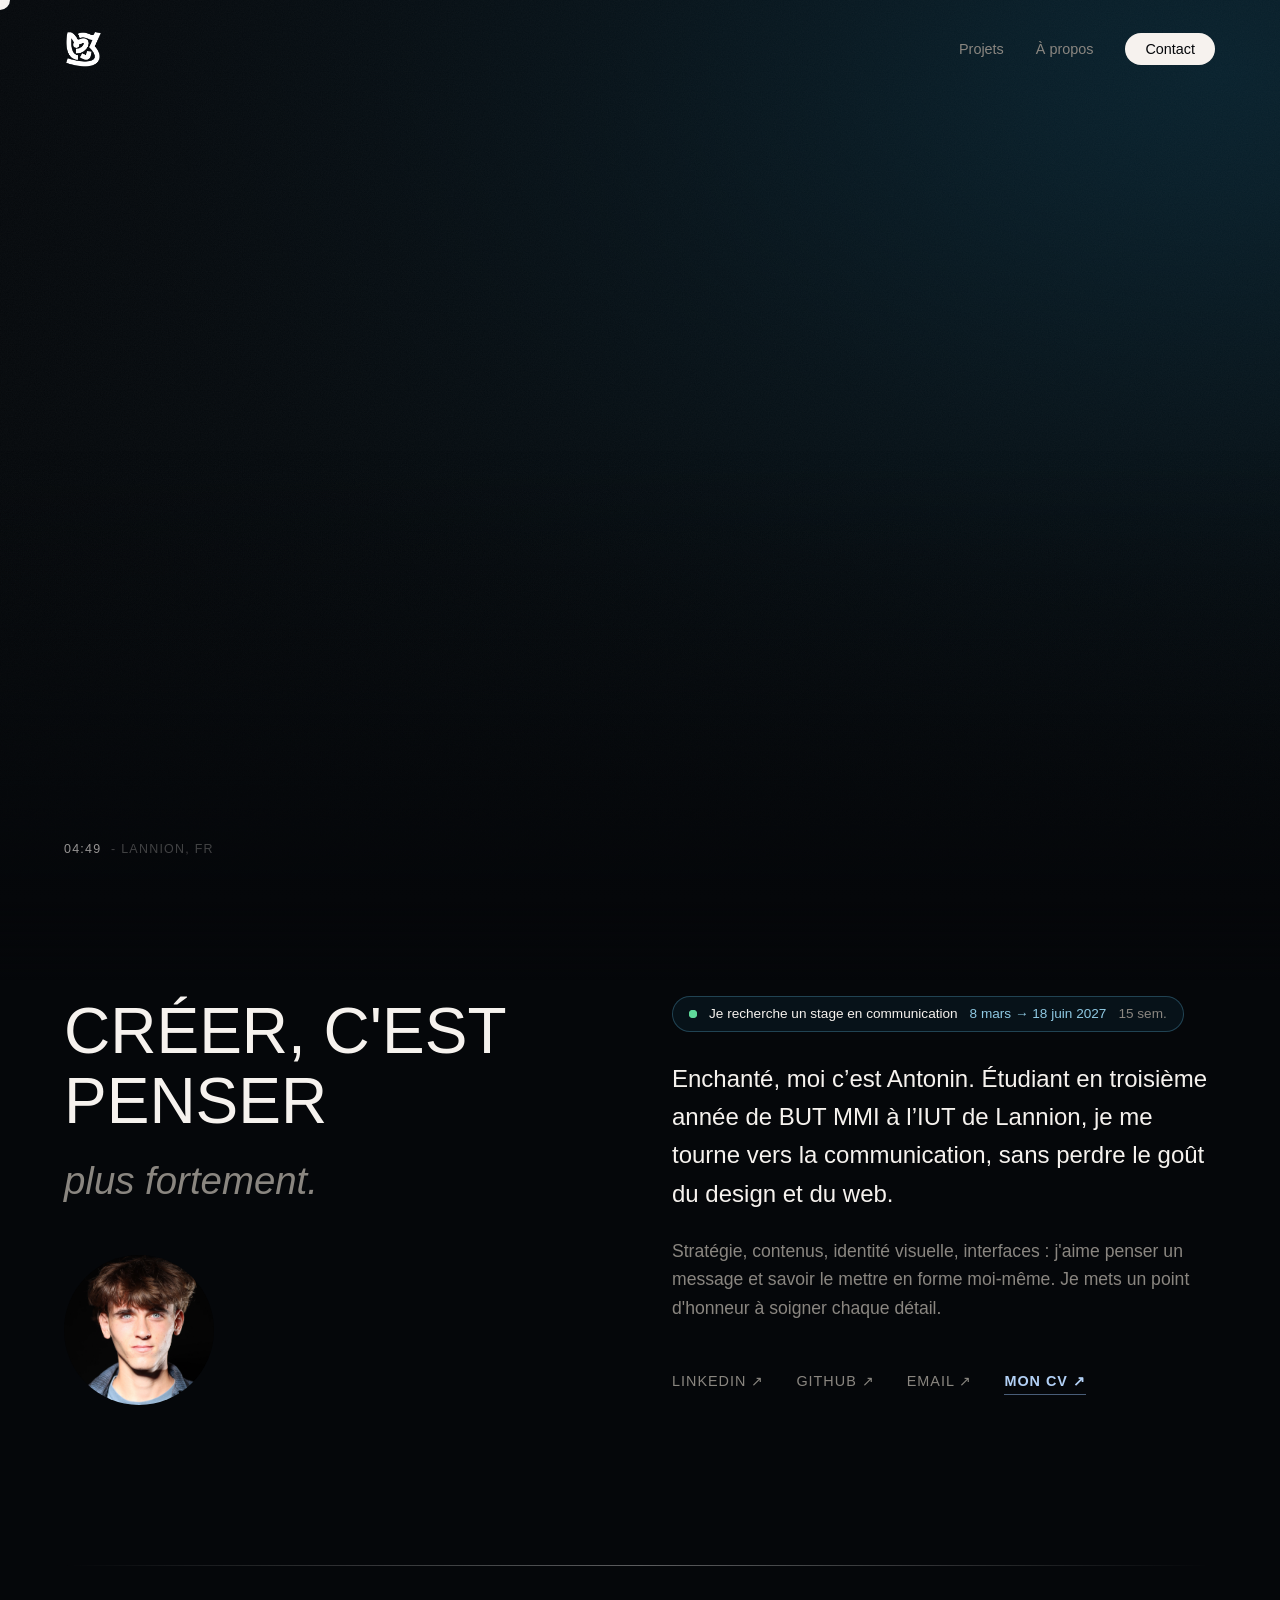
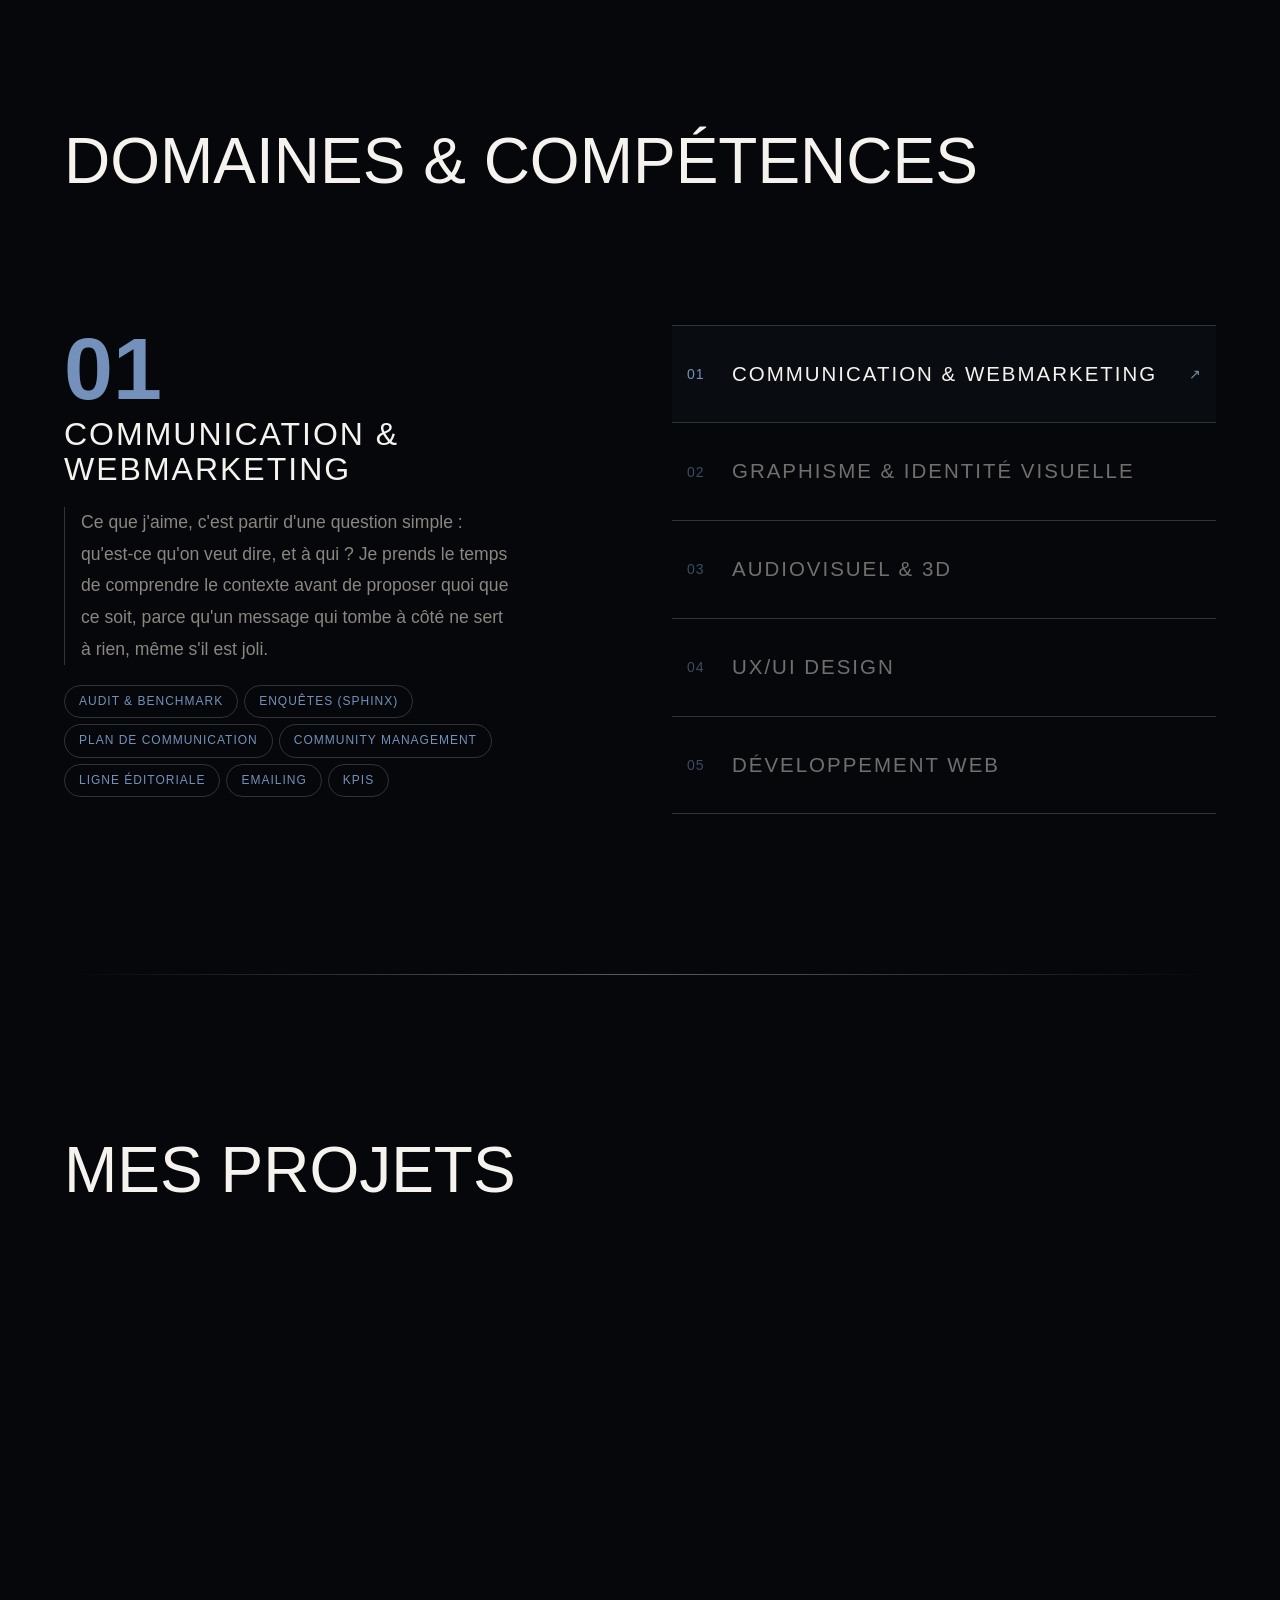
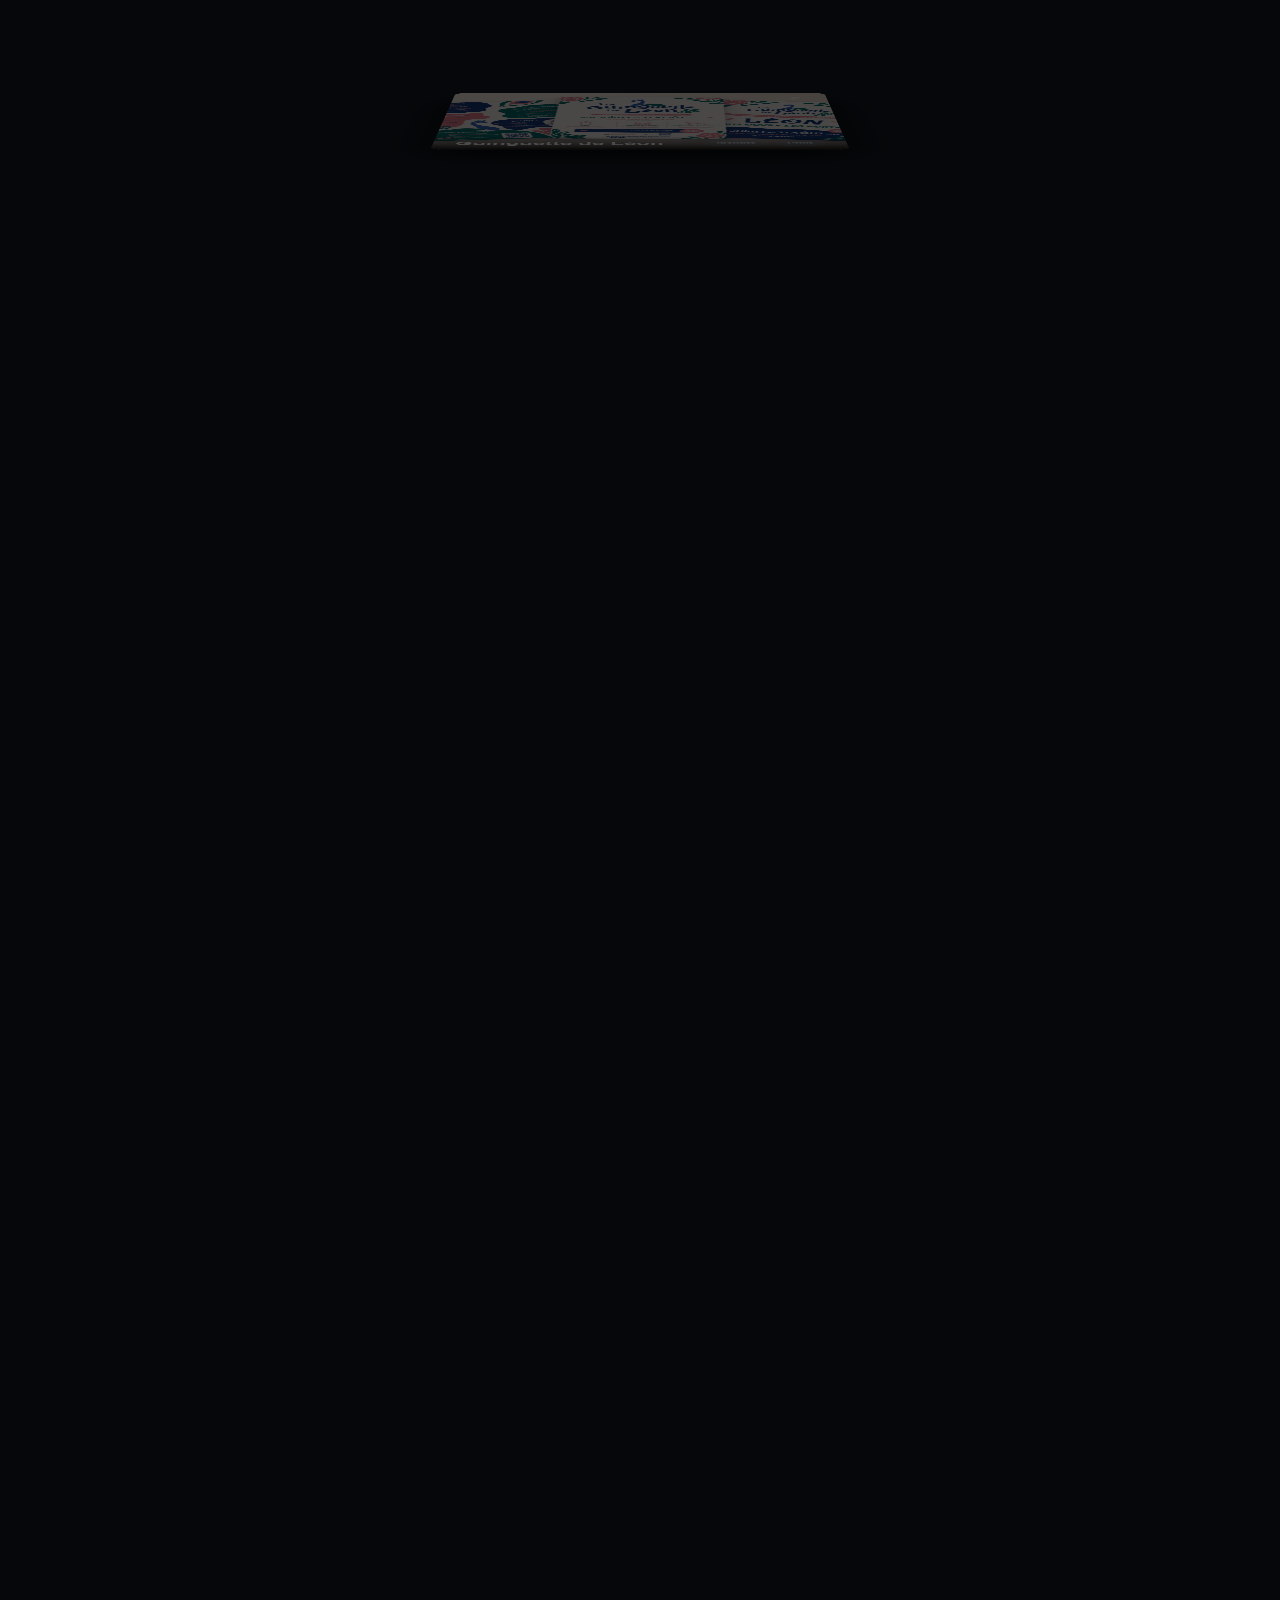
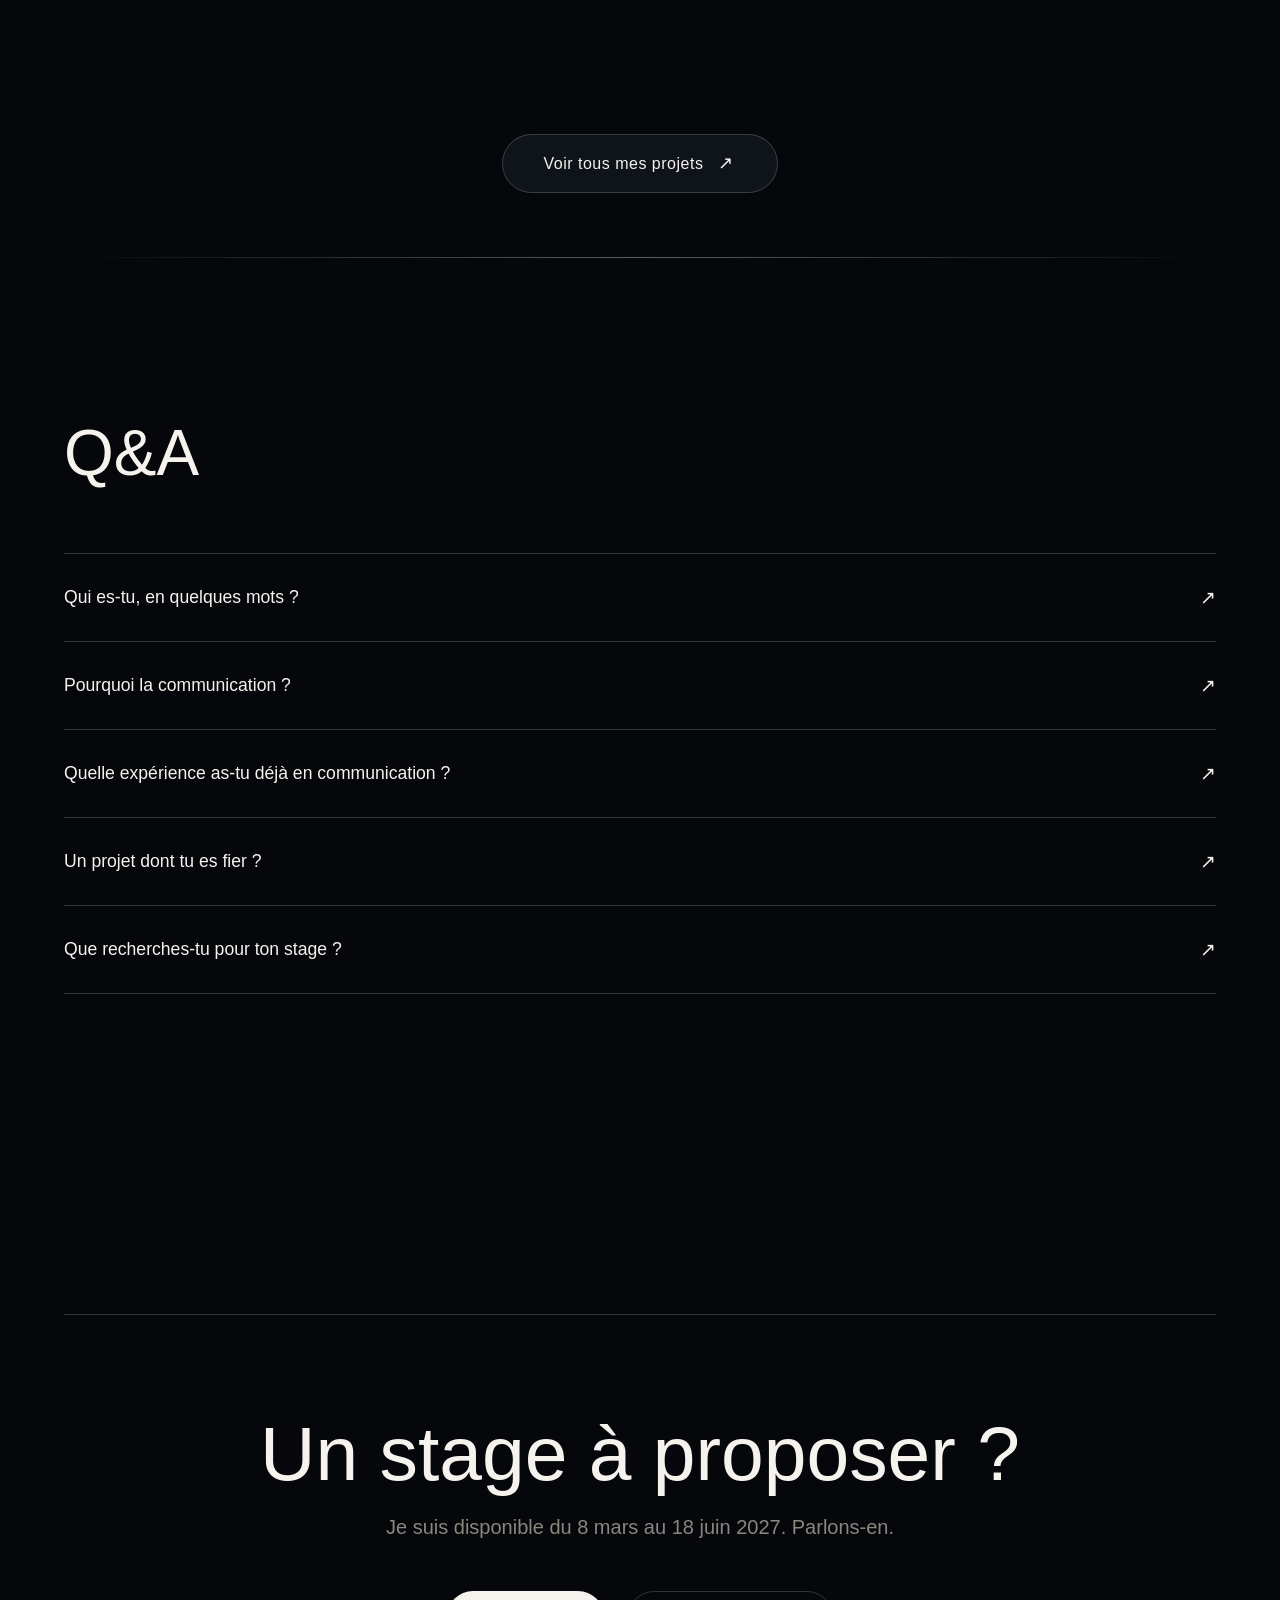
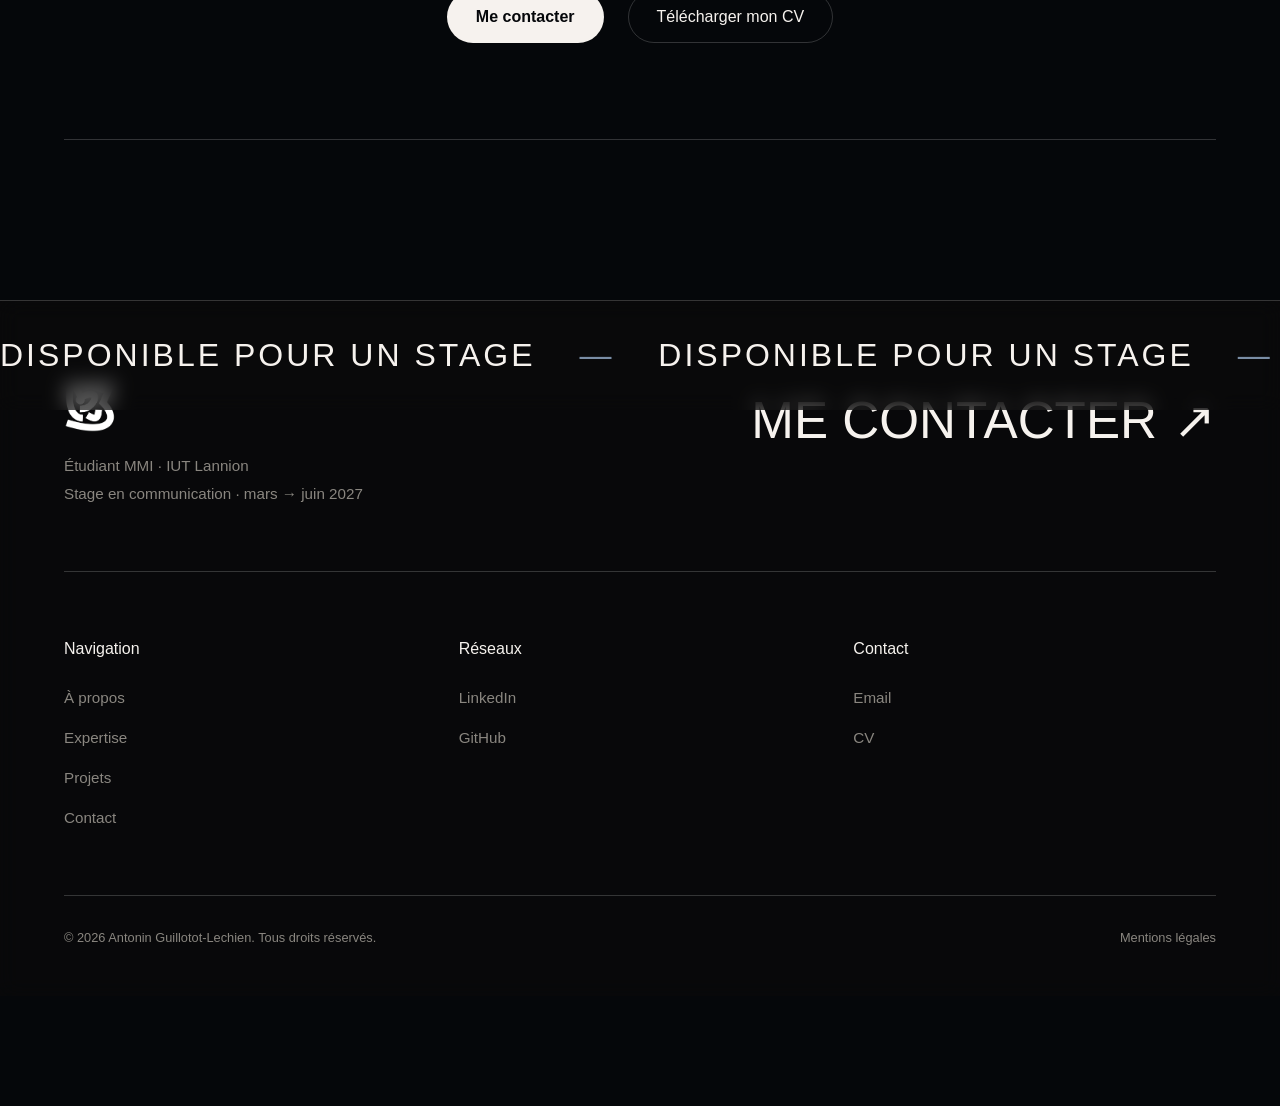
<file: index.html>
<!DOCTYPE html>
<html lang="fr" class="dark">

<head>
    <meta charset="UTF-8">
    <meta name="viewport" content="width=device-width, initial-scale=1.0">

    <link rel="stylesheet" href="style.css">
    <link href="https://fonts.cdnfonts.com/css/satoshi" rel="stylesheet">
    <link href="https://fonts.cdnfonts.com/css/vtf-gulax" rel="stylesheet">

    <title>Antonin Guillotot-Lechien | Portfolio</title>
    <meta name="description" content="Antonin Guillotot-Lechien, étudiant en BUT MMI à Lannion. Portfolio en communication, design et web. Stage du 8 mars au 18 juin 2027.">
    <meta name="author" content="Antonin Guillotot-Lechien">
    <!-- Aperçu lors d'un partage (LinkedIn, Messenger, mail...) -->
    <meta property="og:type" content="website">
    <meta property="og:locale" content="fr_FR">
    <meta property="og:site_name" content="Antonin Guillotot-Lechien · Portfolio">
    <meta property="og:title" content="Antonin Guillotot-Lechien | Portfolio">
    <meta property="og:description" content="Antonin Guillotot-Lechien, étudiant en BUT MMI à Lannion. Portfolio en communication, design et web. Stage du 8 mars au 18 juin 2027.">
    <meta property="og:image" content="img/meta/og-image.jpg">
    <meta name="twitter:card" content="summary_large_image">
    <!-- Favicon -->
    <link rel="icon" type="image/png" sizes="32x32" href="img/meta/favicon-32.png">
    <link rel="icon" type="image/png" sizes="512x512" href="img/meta/favicon-512.png">
    <link rel="apple-touch-icon" href="img/meta/apple-touch-icon.png">
</head>

<body>
    <div class="bg-container">
    </div>
    <!-- ENTRANCE LOADER -->
    <div id="loader">
        <div class="loader-logo-container">
            <img src="img/letter_logo_blanc.png" alt="Logo AGL" class="loader-logo">
            <div class="loader-glow"></div>
        </div>
    </div>

    <!-- Custom Cursor -->
    <div class="custom-cursor">
        <div class="cursor-tag">Voir</div>
    </div>

    <!-- Glow effect following mouse -->
    <div id="glow"></div>

    <!-- HEADER / NAVBAR -->
    <header class="header">
        <nav class="navbar" id="navbar">
            <div class="logo">
                <a href="#" class="logo-text">
                    <img src="img/letter_logo_blanc.png" alt="Logo Antonin Guillotot-Lechien">
                </a>
            </div>
            <ul class="nav-links">
                <li><a href="projets.html">Projets</a></li>
                <li><a href="#expertise">À propos</a></li>
                <li><a href="#contact" class="btn-primary">Contact</a></li>
            </ul>

            <!-- HAMBURGER BUTTON -->
            <button class="hamburger" id="hamburger">
                <span></span>
                <span></span>
            </button>
        </nav>

        <!-- MOBILE MENU OVERLAY -->
        <div class="mobile-menu" id="mobile-menu">
            <ul class="mobile-nav-links">
                <li><a href="#propos">À propos</a></li>
                <li><a href="#expertise">Expertise</a></li>
                <li><a href="projets.html">Projets</a></li>
                <li><a href="#contact">Contact</a></li>
            </ul>
            <div class="mobile-menu-footer">
                <p>Antonin Guillotot-Lechien</p>
                <div class="social-mini">
                    <a href="#">LN</a>
                    <a href="#">GH</a>
                </div>
            </div>
        </div>
    </header>

    <main>
        <!-- HERO SECTION -->
        <section id="hero" class="hero">
            <video id="hero-video" loop muted playsinline class="hero-video">
                <source src="video/hero-web.mp4" type="video/mp4">
            </video>
            <div class="hero-overlay"></div>

            <!-- META BAR -->
            <div class="hero-meta">
                <div class="hero-clock">
                    <span class="hero-clock-time" id="hero-clock">00:00</span>
                    <span class="hero-clock-location">- Lannion, FR</span>
                </div>
            </div>

        </section>

        <!-- A PROPOS -->
        <section id="propos" class="section">
            <div class="propos-grid">
                <div class="propos-left reveal">
                    <h2 class="section-title">Créer, c'est penser<br><span>plus fortement.</span></h2>
                    <div class="propos-photo-container">
                        <div class="propos-photo">
                            <img src="img/PhotoCV_AntoninGuillototLechien.jpg" alt="Antonin Portrait">
                        </div>
                    </div>
                </div>
                <div class="propos-right reveal">
                    <!-- Mention de stage : pastille discrète -->
                    <div class="stage-pill">
                        <span class="stage-dot" aria-hidden="true"></span>
                        <span class="stage-pill-label">Je recherche un stage en communication</span>
                        <span class="stage-pill-dates">8 mars → 18 juin 2027</span>
                        <span class="stage-pill-meta">15 sem.</span>
                    </div>
                    <p class="text-lead">
                        Enchanté, moi c’est Antonin. Étudiant en troisième année de BUT MMI à l’IUT de Lannion, je me
                        tourne vers la communication, sans perdre le goût du design et du web.
                    </p>
                    <p>
                        Stratégie, contenus, identité visuelle, interfaces : j'aime penser un message et savoir le mettre
                        en forme moi-même. Je mets un point d'honneur à soigner chaque détail.
                    </p>
                    <div class="propos-socials">
                        <a href="https://www.linkedin.com/in/antonin-guillotot-lechien-6b104733b/"
                            target="_blank">LinkedIn ↗</a>
                        <a href="https://github.com/antoninglc" target="_blank">GitHub ↗</a>
                        <a href="mailto:antonin.guillototlechien@gmail.com">Email ↗</a>
                        <a href="doc/CV-Antonin-Guillotot-Lechien.pdf" download="CV_Antonin-Guillotot-Lechien.pdf"
                            class="propos-cv">Mon CV ↗</a>
                    </div>
                </div>
            </div>
        </section>

        <div class="section-divider"></div>

        <section id="expertise" class="section">
            <div class="reveal" style="margin-bottom: var(--spacing-lg);">
                <h2 class="section2-title">Domaines & Compétences</h2>
            </div>

            <div class="expertise-layout reveal">

                <!-- PANNEAU GAUCHE : description -->
                <div class="expertise-panel">
                    <div class="panel-content active" id="p1">
                        <div class="panel-num">01</div>
                        <div class="panel-title">Communication & Webmarketing</div>
                        <div class="panel-desc">Ce que j'aime, c'est partir d'une question simple : qu'est-ce qu'on veut dire, et à qui ? Je prends le temps de comprendre le contexte avant de proposer quoi que ce soit, parce qu'un message qui tombe à côté ne sert à rien, même s'il est joli.</div>
                        <div class="panel-tools">
                            <span class="panel-tool">Audit & benchmark</span>
                            <span class="panel-tool">Enquêtes (Sphinx)</span>
                            <span class="panel-tool">Plan de communication</span>
                            <span class="panel-tool">Community management</span>
                            <span class="panel-tool">Ligne éditoriale</span>
                            <span class="panel-tool">Emailing</span>
                            <span class="panel-tool">KPIs</span>
                        </div>
                    </div>
                    <div class="panel-content" id="p2">
                        <div class="panel-num">02</div>
                        <div class="panel-title">Graphisme & Identité visuelle</div>
                        <div class="panel-desc">Pour moi, le graphisme sert à rendre un message lisible d'un coup d'œil. Avec l'identité visuelle, je vais plus loin : un logo, des couleurs, des typos et quelques règles, pour qu'une marque se reconnaisse tout de suite, de l'affiche au post Instagram.</div>
                        <div class="panel-tools">
                            <span class="panel-tool">Logo & charte graphique</span>
                            <span class="panel-tool">Supports print</span>
                            <span class="panel-tool">Visuels réseaux sociaux</span>
                            <span class="panel-tool">Signalétique</span>
                        </div>
                    </div>
                    <div class="panel-content" id="p3">
                        <div class="panel-num">03</div>
                        <div class="panel-title">Audiovisuel & 3D</div>
                        <div class="panel-desc">La vidéo me plaît parce qu'elle permet de raconter des histoires vraies et de montrer des gens tels qu'ils sont. La 3D, c'est plutôt l'endroit où j'expérimente : j'y construis des petits mondes pour tester des idées.</div>
                        <div class="panel-tools">
                            <span class="panel-tool">Scénarisation</span>
                            <span class="panel-tool">Tournage</span>
                            <span class="panel-tool">Montage</span>
                            <span class="panel-tool">Modélisation 3D</span>
                        </div>
                    </div>
                    <div class="panel-content" id="p4">
                        <div class="panel-num">04</div>
                        <div class="panel-title">UX/UI Design</div>
                        <div class="panel-desc">J'aime me mettre à la place de la personne qui va utiliser un site. Si elle trouve ce qu'elle cherche sans avoir à réfléchir, c'est gagné. Pour moi, une belle interface, c'est d'abord une interface qu'on comprend tout de suite.</div>
                        <div class="panel-tools">
                            <span class="panel-tool">Wireframes</span>
                            <span class="panel-tool">Maquettes</span>
                            <span class="panel-tool">Parcours utilisateur</span>
                            <span class="panel-tool">Accessibilité</span>
                        </div>
                    </div>
                    <div class="panel-content" id="p5">
                        <div class="panel-num">05</div>
                        <div class="panel-title">Développement Web</div>
                        <div class="panel-desc">Je suis curieux de voir tout ce que le web permet de faire, et j'aime passer d'une maquette à un vrai site. Coder mes idées moi-même m'aide à savoir ce qui est réaliste, et à mieux échanger avec les développeurs.</div>
                        <div class="panel-tools">
                            <span class="panel-tool">HTML / CSS</span>
                            <span class="panel-tool">JavaScript</span>
                            <span class="panel-tool">PHP</span>
                            <span class="panel-tool">SQL</span>
                            <span class="panel-tool">WordPress</span>
                            <span class="panel-tool">GitHub</span>
                        </div>
                    </div>
                </div>

                <!-- LISTE DROITE : domaines -->
                <div class="expertise-list">
                    <div class="expertise-item active" data-panel="p1">
                        <span class="expertise-num">01</span>
                        <span class="expertise-title">Communication & Webmarketing</span>
                        <span class="expertise-arrow">↗</span>
                    </div>
                    <div class="expertise-item" data-panel="p2">
                        <span class="expertise-num">02</span>
                        <span class="expertise-title">Graphisme & Identité visuelle</span>
                        <span class="expertise-arrow">↗</span>
                    </div>
                    <div class="expertise-item" data-panel="p3">
                        <span class="expertise-num">03</span>
                        <span class="expertise-title">Audiovisuel & 3D</span>
                        <span class="expertise-arrow">↗</span>
                    </div>
                    <div class="expertise-item" data-panel="p4">
                        <span class="expertise-num">04</span>
                        <span class="expertise-title">UX/UI Design</span>
                        <span class="expertise-arrow">↗</span>
                    </div>
                    <div class="expertise-item" data-panel="p5">
                        <span class="expertise-num">05</span>
                        <span class="expertise-title">Développement Web</span>
                        <span class="expertise-arrow">↗</span>
                    </div>
                </div>

            </div>
        </section>

        <div class="section-divider"></div>

        <div class="projets-header section reveal">
            <h2 class="section-title">Mes projets</h2>
        </div>
        <!-- PROJETS -->
        <section id="projets" class="projects-container">
            <div class="projects-sticky">

                <div class="marquees-wrapper">
                    <div class="marquee-rotator">
                        <!-- Project 1 : LCDV · Stratégie -->
                        <div class="marquee-bg m-1 active">
                            <div class="marquee-content">
                                <span>STRATÉGIE &nbsp;&nbsp;&nbsp; STRATÉGIE &nbsp;&nbsp;&nbsp; STRATÉGIE &nbsp;&nbsp;&nbsp;
                                    STRATÉGIE &nbsp;&nbsp;&nbsp; STRATÉGIE &nbsp;&nbsp;&nbsp; STRATÉGIE &nbsp;&nbsp;&nbsp; </span>
                                <span>STRATÉGIE &nbsp;&nbsp;&nbsp; STRATÉGIE &nbsp;&nbsp;&nbsp; STRATÉGIE &nbsp;&nbsp;&nbsp;
                                    STRATÉGIE &nbsp;&nbsp;&nbsp; STRATÉGIE &nbsp;&nbsp;&nbsp; STRATÉGIE &nbsp;&nbsp;&nbsp; </span>
                            </div>
                        </div>
                        <!-- Project 2 : La Guinguette de Léon -->
                        <div class="marquee-bg m-2">
                            <div class="marquee-content">
                                <span>GUINGUETTE &nbsp;&nbsp;&nbsp; GUINGUETTE &nbsp;&nbsp;&nbsp; GUINGUETTE &nbsp;&nbsp;&nbsp;
                                    GUINGUETTE &nbsp;&nbsp;&nbsp; GUINGUETTE &nbsp;&nbsp;&nbsp; GUINGUETTE &nbsp;&nbsp;&nbsp; </span>
                                <span>GUINGUETTE &nbsp;&nbsp;&nbsp; GUINGUETTE &nbsp;&nbsp;&nbsp; GUINGUETTE &nbsp;&nbsp;&nbsp;
                                    GUINGUETTE &nbsp;&nbsp;&nbsp; GUINGUETTE &nbsp;&nbsp;&nbsp; GUINGUETTE &nbsp;&nbsp;&nbsp; </span>
                            </div>
                        </div>
                        <!-- Project 3 : deMMain -->
                        <div class="marquee-bg m-3">
                            <div class="marquee-content">
                                <span>DEMMAIN &nbsp;&nbsp;&nbsp; DEMMAIN &nbsp;&nbsp;&nbsp; DEMMAIN &nbsp;&nbsp;&nbsp; DEMMAIN
                                    &nbsp;&nbsp;&nbsp; DEMMAIN &nbsp;&nbsp;&nbsp; DEMMAIN &nbsp;&nbsp;&nbsp; DEMMAIN &nbsp;&nbsp;&nbsp; </span>
                                <span>DEMMAIN &nbsp;&nbsp;&nbsp; DEMMAIN &nbsp;&nbsp;&nbsp; DEMMAIN &nbsp;&nbsp;&nbsp; DEMMAIN
                                    &nbsp;&nbsp;&nbsp; DEMMAIN &nbsp;&nbsp;&nbsp; DEMMAIN &nbsp;&nbsp;&nbsp; DEMMAIN &nbsp;&nbsp;&nbsp; </span>
                            </div>
                        </div>
                        <!-- Project 4 : LCDV · Identité -->
                        <div class="marquee-bg m-4">
                            <div class="marquee-content">
                                <span>IDENTITÉ VISUELLE &nbsp;&nbsp;&nbsp; IDENTITÉ VISUELLE &nbsp;&nbsp;&nbsp; IDENTITÉ VISUELLE
                                    &nbsp;&nbsp;&nbsp; IDENTITÉ VISUELLE &nbsp;&nbsp;&nbsp; </span>
                                <span>IDENTITÉ VISUELLE &nbsp;&nbsp;&nbsp; IDENTITÉ VISUELLE &nbsp;&nbsp;&nbsp; IDENTITÉ VISUELLE
                                    &nbsp;&nbsp;&nbsp; IDENTITÉ VISUELLE &nbsp;&nbsp;&nbsp; </span>
                            </div>
                        </div>
                    </div>
                </div>

                <!-- TITRES 3D (Centrés et synchronisés) -->
                <div class="titles-wrapper">

                </div>

                <div class="cards-wrapper">
                    <div class="card-rotator">
                        <!-- Project Card 1 : LCDV · Stratégie -->
                        <a class="project-card c-1" href="projet-lcdv-strategie.html">
                            <img src="img/projets/thumbs/lcdv-strategie.jpg" alt="Lannion Cœur de Ville — Diagnostic & stratégie" class="project-card-bg">
                            <div class="project-card-arrow">
                                <div class="arrow-wrapper">
                                    <div class="arrow-main">↗</div>
                                    <div class="arrow-clone">↗</div>
                                </div>
                            </div>
                            <div class="project-card-bottom">
                                <h3 class="project-card-title">LCDV · Stratégie</h3>
                                <div class="project-card-tags">
                                    <span class="tag">Communication</span><span class="tag">Marketing</span>
                                </div>
                            </div>
                        </a>

                        <!-- Project Card 2 : La Guinguette de Léon -->
                        <a class="project-card c-2" href="projet-guinguette.html">
                            <img src="img/projets/thumbs/guinguette.jpg" alt="La Guinguette de Léon — Identité visuelle" class="project-card-bg">
                            <div class="project-card-arrow">
                                <div class="arrow-wrapper">
                                    <div class="arrow-main">↗</div>
                                    <div class="arrow-clone">↗</div>
                                </div>
                            </div>
                            <div class="project-card-bottom">
                                <h3 class="project-card-title">Guinguette de Léon</h3>
                                <div class="project-card-tags">
                                    <span class="tag">Identité</span><span class="tag">Print</span>
                                </div>
                            </div>
                        </a>

                        <!-- Project Card 3 : deMMain -->
                        <a class="project-card c-3" href="projet-demain.html">
                            <img src="img/projets/banniere_handibasket.png" alt="deMMain — Handibasket" class="project-card-bg">
                            <div class="project-card-arrow">
                                <div class="arrow-wrapper">
                                    <div class="arrow-main">↗</div>
                                    <div class="arrow-clone">↗</div>
                                </div>
                            </div>
                            <div class="project-card-bottom">
                                <h3 class="project-card-title">deMMain</h3>
                                <div class="project-card-tags">
                                    <span class="tag">Audiovisuel</span><span class="tag">Documentaire</span>
                                </div>
                            </div>
                        </a>

                        <!-- Project Card 4 : LCDV · Identité -->
                        <a class="project-card c-4" href="projet-lcdv-identite.html">
                            <img src="img/projets/thumbs/lcdv-identite.jpg" alt="Lannion Cœur de Ville — Identité visuelle" class="project-card-bg">
                            <div class="project-card-arrow">
                                <div class="arrow-wrapper">
                                    <div class="arrow-main">↗</div>
                                    <div class="arrow-clone">↗</div>
                                </div>
                            </div>
                            <div class="project-card-bottom">
                                <h3 class="project-card-title">LCDV · Identité</h3>
                                <div class="project-card-tags">
                                    <span class="tag">Graphisme</span><span class="tag">Identité</span>
                                </div>
                            </div>
                        </a>
                    </div>
                </div>

            </div>
        </section>
        <div class="projets-footer section reveal">
            <a href="projets.html" class="btn-all-projects">
                <span>Voir tous mes projets</span>
                <span class="btn-arrow" aria-hidden="true">
                    <span class="arrow-wrapper">
                        <span class="arrow-main">↗</span>
                        <span class="arrow-clone">↗</span>
                    </span>
                </span>
            </a>
        </div>

        <div class="section-divider"></div>

        <!-- Q&A ACCORDION -->
        <section id="qna" class="section">
            <div class="reveal" style="margin-bottom: var(--spacing-lg);">
                <h2 class="section-title">Q&A</h2>
            </div>
            <div class="qna-list">
                <div class="qna-item reveal">
                    <button class="qna-question">
                        <span>Qui es-tu, en quelques mots ?</span>
                        <span class="qna-icon">↗</span>
                    </button>
                    <div class="qna-answer">
                        <p>Je m'appelle Antonin, j'ai 21 ans et je suis étudiant en 3ᵉ année de BUT MMI à l'IUT de Lannion.</p>
                        <p>En dehors des études, j'aime particulièrement le sport et surtout le football. Je suis également attiré par tout ce qui touche à la création et au numérique. J'aime explorer le web, découvrir ce qu'il est possible de faire et réfléchir aux différentes façons de transmettre un message.</p>
                        <p>Ce qui m'intéresse particulièrement, c'est de comprendre une situation, identifier un besoin et trouver des solutions adaptées. J'aime autant réfléchir au pourquoi d'un projet qu'imaginer comment le concrétiser.</p>
                    </div>
                </div>
                <div class="qna-item reveal">
                    <button class="qna-question">
                        <span>Pourquoi la communication ?</span>
                        <span class="qna-icon">↗</span>
                    </button>
                    <div class="qna-answer">
                        <p>J'ai d'abord suivi une voie technique : un bac avec la spécialité Numérique et Sciences Informatiques, puis une première année de licence d'informatique, que j'ai validée. J'aimais comprendre comment fonctionnent les outils, mais il me manquait ce qui m'intéresse le plus : le message, et les personnes à qui il s'adresse.</p>
                        <p>Le BUT MMI m'a permis de garder cette culture du numérique tout en me tournant vers la communication, que j'ai choisi d'approfondir avec le parcours Stratégie de communication. Mon stage aux Chemins de la Rose et l'accompagnement de Lannion Cœur de Ville ont confirmé ce choix : comprendre un public, savoir quoi lui dire et sous quelle forme, c'est ce qui me motive.</p>
                    </div>
                </div>
                <div class="qna-item reveal">
                    <button class="qna-question">
                        <span>Quelle expérience as-tu déjà en communication ?</span>
                        <span class="qna-icon">↗</span>
                    </button>
                    <div class="qna-answer">
                        <p>J'ai effectué un stage de 11 semaines en tant que chargé de communication aux Chemins de la Rose, à Doué-la-Fontaine. J'y ai réalisé des missions variées : création de contenus pour les réseaux sociaux, conception de supports print et digitaux, couverture d'événements, rédaction d'e-mailings et d'annonces, ainsi que création d'une identité visuelle.</p>
                        <p>D'octobre 2025 à mars 2026, j'ai également accompagné Lannion Cœur de Ville, l'association des commerçants du centre-ville, dans le cadre d'un projet universitaire. Avec mon équipe, nous avons réalisé des audits et une enquête de terrain, élaboré une stratégie de communication, puis conçu une identité visuelle, un nouveau site web et des vidéos promotionnelles.</p>
                    </div>
                </div>
                <div class="qna-item reveal">
                    <button class="qna-question">
                        <span>Un projet dont tu es fier ?</span>
                        <span class="qna-icon">↗</span>
                    </button>
                    <div class="qna-answer">
                        <p>Notre épisode « Le handibasket, bien plus qu'un sport » de la série « deMMain », réalisé en binôme sur le club d'handibasket de Lannion. À travers ce projet, nous avons voulu mettre en lumière le handisport, mais aussi les valeurs d'inclusion et de partage portées par le club, ouvert à tous, en situation de handicap ou non.</p>
                        <p>Le documentaire a été partagé sur les réseaux sociaux du club et projeté devant toute notre promotion. Il s'est également classé 5ᵉ au vote du public. Mais ce qui m'a particulièrement marqué reste l'accueil des membres du club, qui nous ont fait de très bons retours et remerciés pour cet « hommage ».</p>
                    </div>
                </div>
                <div class="qna-item reveal">
                    <button class="qna-question">
                        <span>Que recherches-tu pour ton stage ?</span>
                        <span class="qna-icon">↗</span>
                    </button>
                    <div class="qna-answer">
                        <p>Un stage de 15 semaines en communication et marketing digital, du 8 mars au 18 juin 2027.</p>
                        <p>Après mon stage aux Chemins de la Rose et l'accompagnement de Lannion Cœur de Ville, j'aimerais continuer sur cette lancée : participer à la réflexion en amont autant qu'à la création des contenus, au sein d'une équipe qui me fera progresser. J'y apporterai ma polyvalence, de la rédaction au graphisme, en passant par la vidéo et le web.</p>
                        <p>Basé à Auray, dans le Morbihan, j'ai le permis B et un véhicule.</p>
                    </div>
                </div>
            </div>
        </section>

        <!-- CONTACT -->
        <section id="contact" class="section">
            <div class="contact-cta reveal">
                <h2>Un stage à proposer ?</h2>
                <p>Je suis disponible du 8 mars au 18 juin 2027. Parlons-en.</p>
                <div class="contact-links">
                    <a href="mailto:antonin.guillototlechien@gmail.com" class="btn-primary">Me contacter</a>
                    <a href="doc/CV-Antonin-Guillotot-Lechien.pdf" download="CV_Antonin-Guillotot-Lechien.pdf"
                        class="btn-outline">Télécharger mon CV</a>
                </div>
            </div>
        </section>

    </main>

    <!-- WRAPPER GLOBAL FOOTER -->
    <div class="footer-reveal-wrapper">

        <!-- FOOTER (caché derrière la bannière) -->
        <footer class="footer">
            <div class="footer-top">
                <div class="footer-top-left">
                    <a href="index.html" class="logo-text footer-logo"><img src="img/letter_logo_blanc.png" alt="Logo Antonin Guillotot-Lechien"></a>
                    <p>Étudiant MMI · IUT Lannion<br>Stage en communication · mars → juin 2027</p>
                </div>
                <a href="mailto:antonin.guillototlechien@gmail.com" class="footer-cta">
                    <span>Me contacter</span>
                    <span class="footer-cta-arrow">↗</span>
                </a>
            </div>

            <div class="footer-links-grid">
                <div class="footer-col">
                    <span class="eyebrow">Navigation</span>
                    <a href="#propos">À propos</a>
                    <a href="#expertise">Expertise</a>
                    <a href="#projets">Projets</a>
                    <a href="#contact">Contact</a>
                </div>
                <div class="footer-col">
                    <span class="eyebrow">Réseaux</span>
                    <a href="https://www.linkedin.com/in/antonin-guillotot-lechien-6b104733b/" target="_blank">LinkedIn</a>
                    <a href="https://github.com/antoninglc" target="_blank">GitHub</a>
                </div>
                <div class="footer-col">
                    <span class="eyebrow">Contact</span>
                    <a href="mailto:antonin.guillototlechien@gmail.com">Email</a>
                    <a href="doc/CV-Antonin-Guillotot-Lechien.pdf" download="CV_Antonin-Guillotot-Lechien.pdf">CV</a>
                </div>
            </div>

            <div class="footer-bottom">
                <p>© 2026 Antonin Guillotot-Lechien. Tous droits réservés.</p>
                <p><a href="mentions-legales.html">Mentions légales</a></p>
            </div>
        </footer>

        <!-- BANNIÈRE STICKY (passe devant le footer) -->
        <div class="footer-banner">
            <div class="footer-banner-track">
                <span>Disponible pour un stage <em>—</em> Disponible pour un stage <em>—</em> Disponible pour un stage <em>—</em> Disponible pour un stage <em>—</em> Disponible pour un stage <em>—</em></span>
                <span aria-hidden="true">Disponible pour un stage <em>—</em> Disponible pour un stage <em>—</em> Disponible pour un stage <em>—</em> Disponible pour un stage <em>—</em> Disponible pour un stage <em>—</em></span>
            </div>
        </div>

    </div>



    <script src="script.js"></script>
</body>

</html>
</file>
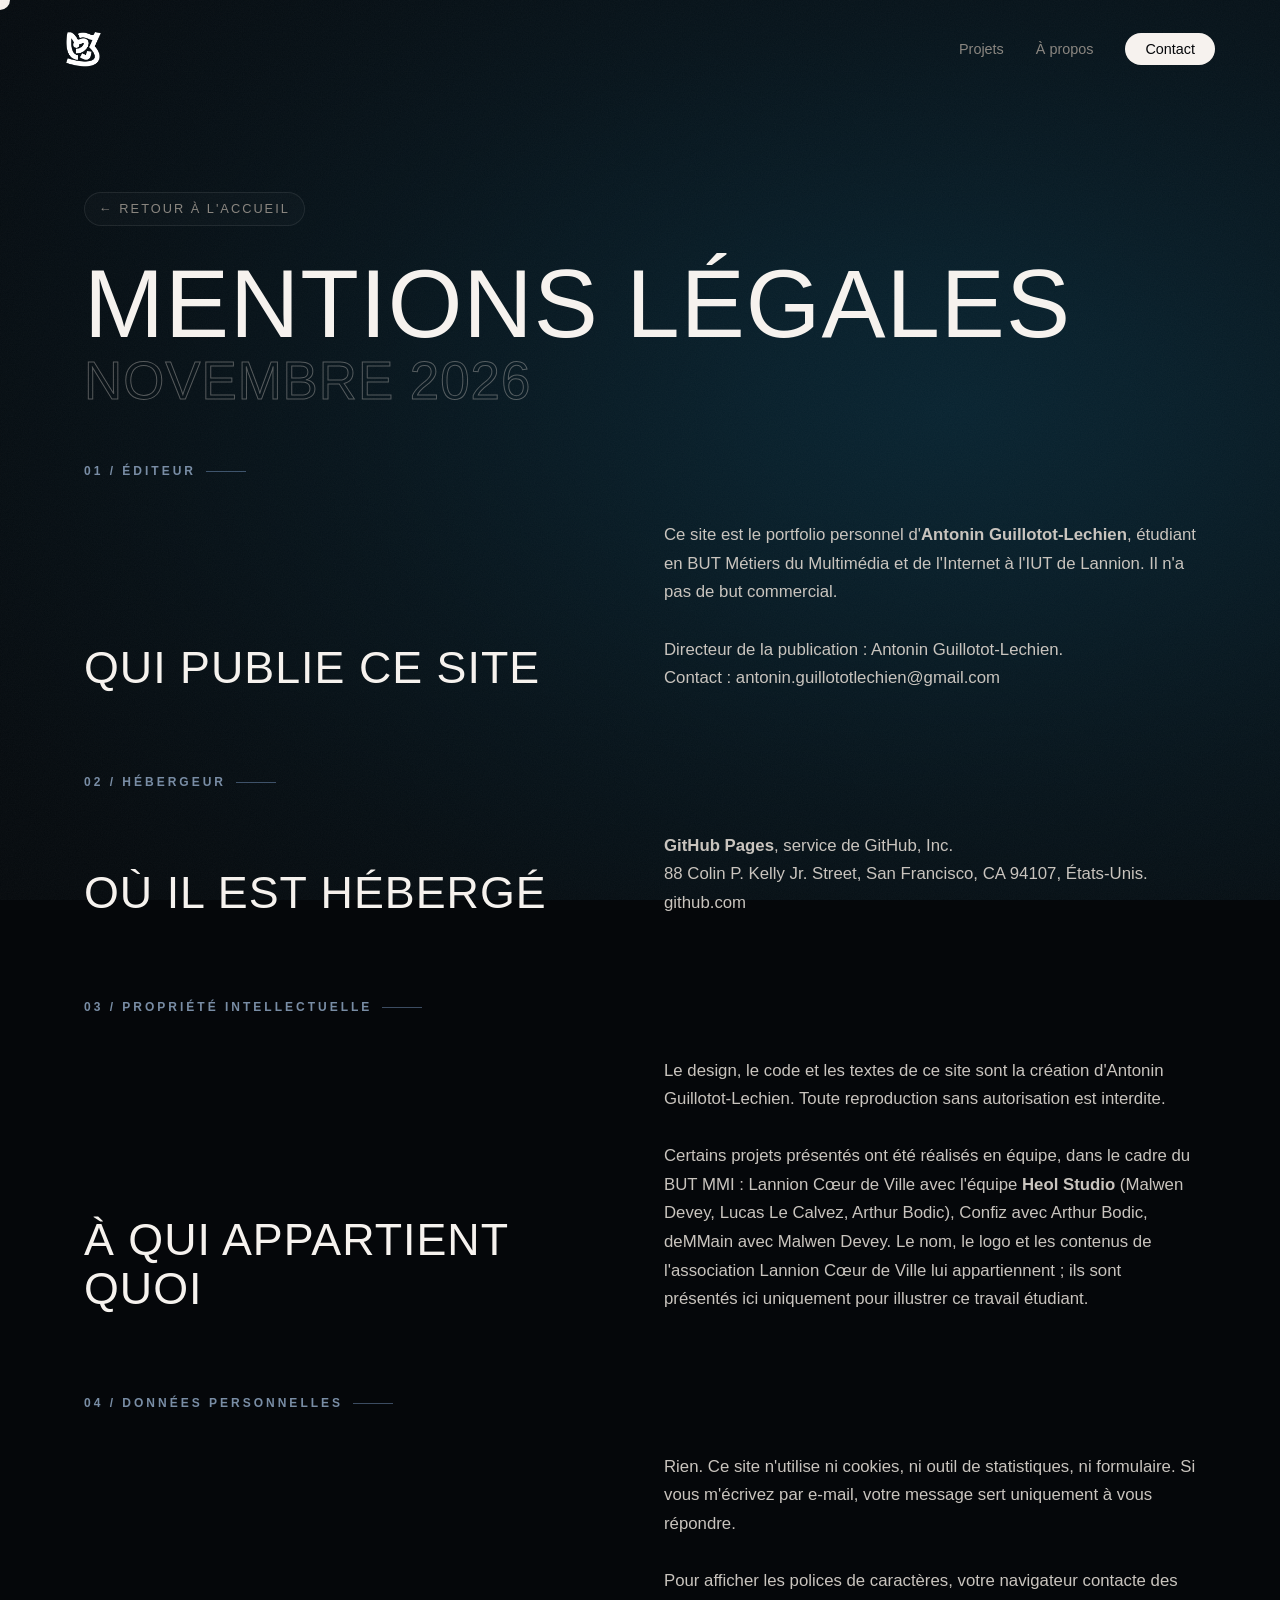
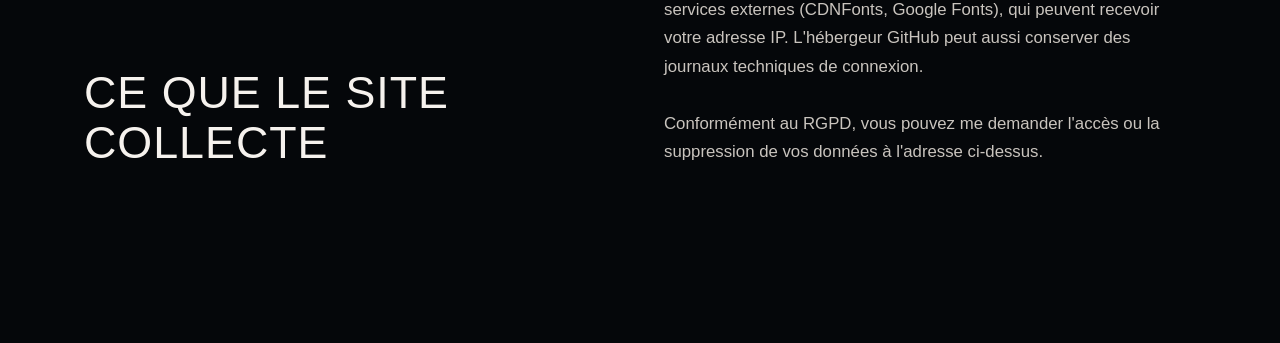
<file: mentions-legales.html>
<!DOCTYPE html>
<html lang="fr" class="dark">

<head>
    <meta charset="UTF-8">
    <meta name="viewport" content="width=device-width, initial-scale=1.0">
    <title>Mentions légales · AGL</title>
    <meta name="description" content="Mentions légales du portfolio d'Antonin Guillotot-Lechien : éditeur, hébergeur, propriété intellectuelle et données personnelles.">
    <meta name="author" content="Antonin Guillotot-Lechien">
    <meta name="robots" content="noindex">
    <!-- Favicon -->
    <link rel="icon" type="image/png" sizes="32x32" href="img/meta/favicon-32.png">
    <link rel="icon" type="image/png" sizes="512x512" href="img/meta/favicon-512.png">
    <link rel="apple-touch-icon" href="img/meta/apple-touch-icon.png">
    <link rel="stylesheet" href="style.css">
    <link rel="stylesheet" href="projets.css">
    <link href="https://fonts.cdnfonts.com/css/satoshi" rel="stylesheet">
    <link href="https://fonts.cdnfonts.com/css/vtf-gulax" rel="stylesheet">
</head>

<body>
    <div class="bg-container"></div>

    <!-- Custom Cursor -->
    <div class="custom-cursor">
        <div class="cursor-tag">Voir</div>
    </div>

    <!-- HEADER / NAVBAR -->
    <header class="header">
        <nav class="navbar" id="navbar">
            <div class="logo">
                <a href="index.html" class="logo-text">
                    <img src="img/letter_logo_blanc.png" alt="Logo Antonin Guillotot-Lechien">
                </a>
            </div>
            <ul class="nav-links">
                <li><a href="projets.html">Projets</a></li>
                <li><a href="index.html#expertise">À propos</a></li>
                <li><a href="index.html#contact" class="btn-primary">Contact</a></li>
            </ul>

            <button class="hamburger" id="hamburger">
                <span></span>
                <span></span>
            </button>
        </nav>

        <div class="mobile-menu" id="mobile-menu">
            <ul class="mobile-nav-links">
                <li><a href="index.html#propos">À propos</a></li>
                <li><a href="index.html#expertise">Expertise</a></li>
                <li><a href="projets.html">Projets</a></li>
                <li><a href="index.html#contact">Contact</a></li>
            </ul>
        </div>
    </header>

    <main class="pd-container pd-minimal-layout">

        <!-- EN-TÊTE -->
        <div class="pd-minimal-hero reveal">
            <div class="pd-hero-top-bar">
                <a href="index.html" class="pd-back-link">← Retour à l'accueil</a>
            </div>
            <h1 class="pd-hero-title">
                Mentions légales
                <span>Novembre 2026</span>
            </h1>
        </div>

        <!-- ÉDITEUR -->
        <section class="pd-section reveal">
            <div class="pd-section-header">
                <span class="pd-section-tag">01 / ÉDITEUR</span>
            </div>
            <div class="cz-context">
                <h2 class="pd-section-title">Qui publie ce site</h2>
                <p>
                    Ce site est le portfolio personnel d'<strong>Antonin Guillotot-Lechien</strong>, étudiant en BUT
                    Métiers du Multimédia et de l'Internet à l'IUT de Lannion. Il n'a pas de but commercial.<br><br>
                    Directeur de la publication : Antonin Guillotot-Lechien.<br>
                    Contact : <a href="mailto:antonin.guillototlechien@gmail.com">antonin.guillototlechien@gmail.com</a>
                </p>
            </div>
        </section>

        <!-- HÉBERGEUR -->
        <section class="pd-section reveal">
            <div class="pd-section-header">
                <span class="pd-section-tag">02 / HÉBERGEUR</span>
            </div>
            <div class="cz-context">
                <h2 class="pd-section-title">Où il est hébergé</h2>
                <p>
                    <strong>GitHub Pages</strong>, service de GitHub, Inc.<br>
                    88 Colin P. Kelly Jr. Street, San Francisco, CA 94107, États-Unis.<br>
                    <a href="https://github.com" target="_blank" rel="noopener">github.com</a>
                </p>
            </div>
        </section>

        <!-- PROPRIÉTÉ INTELLECTUELLE -->
        <section class="pd-section reveal">
            <div class="pd-section-header">
                <span class="pd-section-tag">03 / PROPRIÉTÉ INTELLECTUELLE</span>
            </div>
            <div class="cz-context">
                <h2 class="pd-section-title">À qui appartient quoi</h2>
                <p>
                    Le design, le code et les textes de ce site sont la création d'Antonin Guillotot-Lechien. Toute
                    reproduction sans autorisation est interdite.<br><br>
                    Certains projets présentés ont été réalisés en équipe, dans le cadre du BUT MMI : Lannion Cœur de
                    Ville avec l'équipe <strong>Heol Studio</strong> (Malwen Devey, Lucas Le Calvez, Arthur Bodic),
                    Confiz avec Arthur Bodic, deMMain avec Malwen Devey. Le nom, le logo et les contenus de
                    l'association Lannion Cœur de Ville lui appartiennent ; ils sont présentés ici uniquement pour
                    illustrer ce travail étudiant.
                </p>
            </div>
        </section>

        <!-- DONNÉES -->
        <section class="pd-section reveal">
            <div class="pd-section-header">
                <span class="pd-section-tag">04 / DONNÉES PERSONNELLES</span>
            </div>
            <div class="cz-context">
                <h2 class="pd-section-title">Ce que le site collecte</h2>
                <p>
                    Rien. Ce site n'utilise ni cookies, ni outil de statistiques, ni formulaire. Si vous m'écrivez par
                    e-mail, votre message sert uniquement à vous répondre.<br><br>
                    Pour afficher les polices de caractères, votre navigateur contacte des services externes
                    (CDNFonts, Google Fonts), qui peuvent recevoir votre adresse IP. L'hébergeur GitHub peut aussi
                    conserver des journaux techniques de connexion.<br><br>
                    Conformément au RGPD, vous pouvez me demander l'accès ou la suppression de vos données à l'adresse
                    ci-dessus.
                </p>
            </div>
        </section>

    </main>

    <script src="script.js"></script>
</body>

</html>
</file>
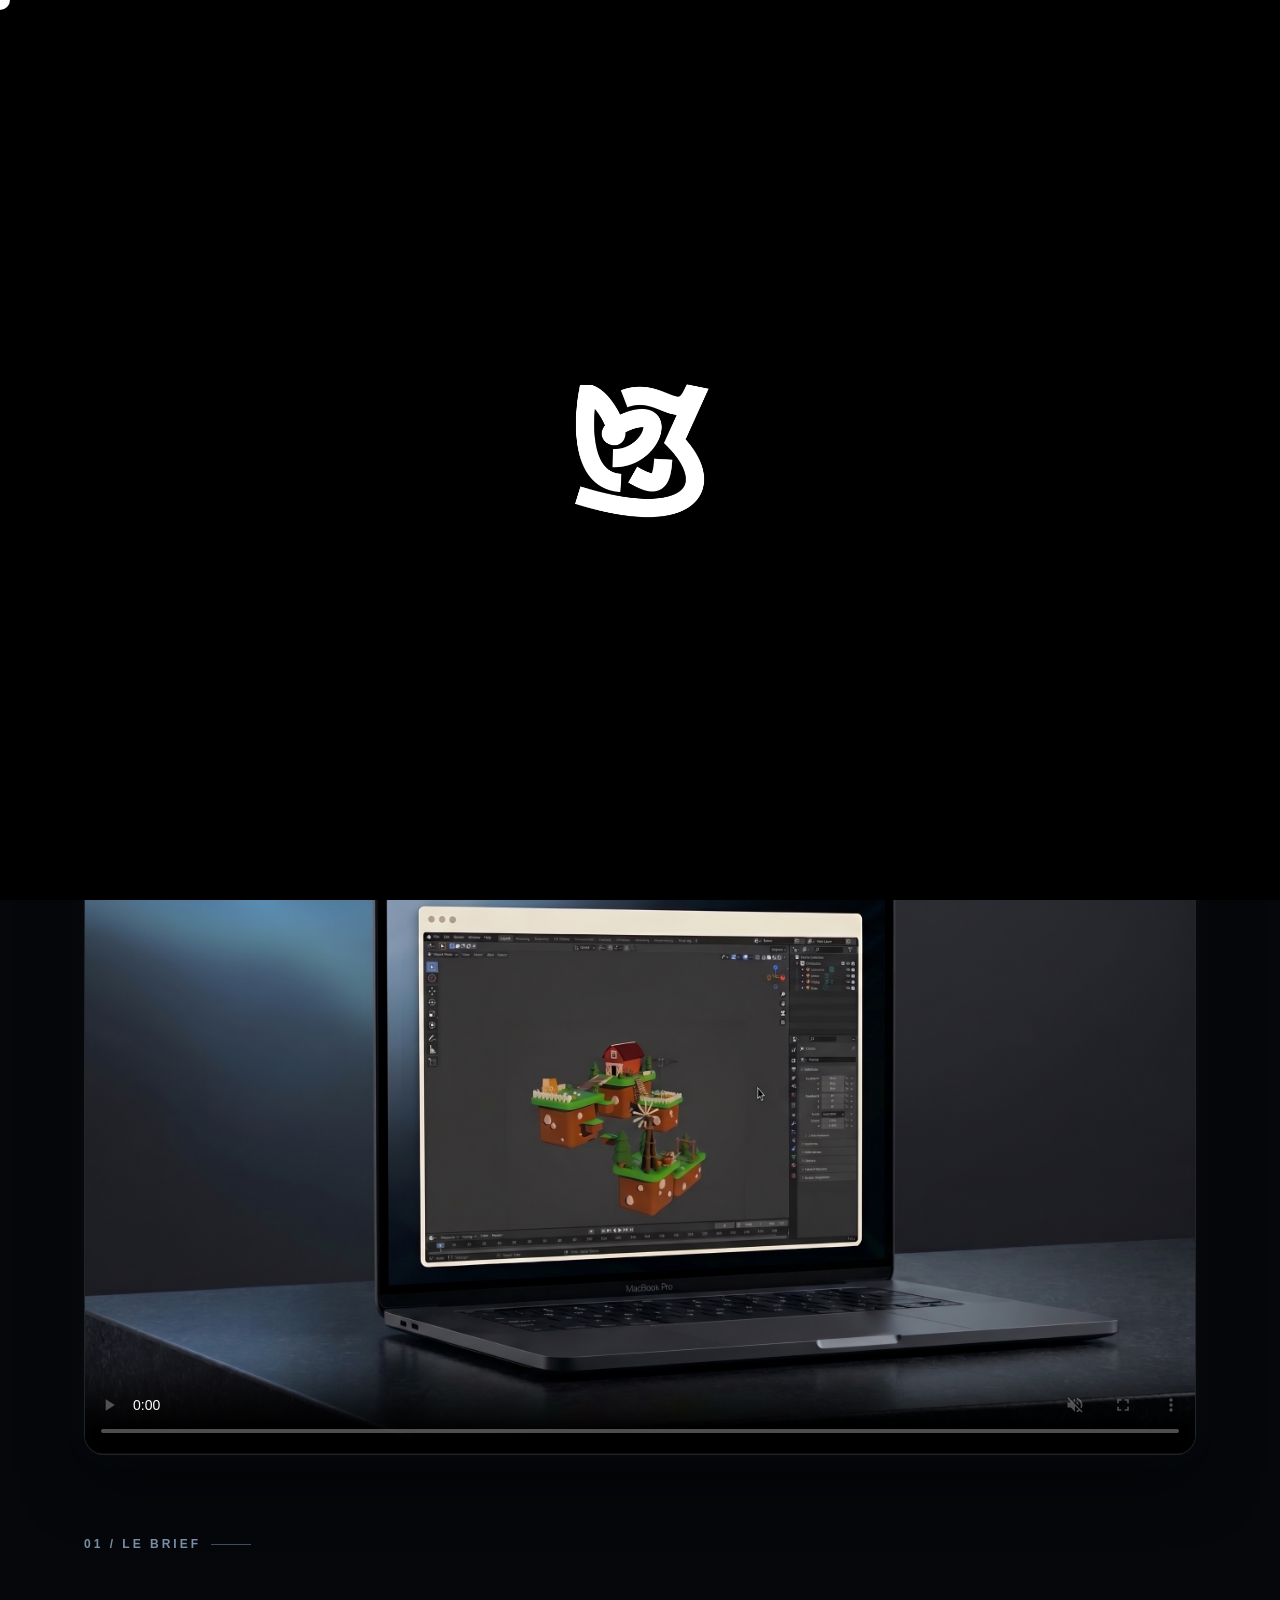
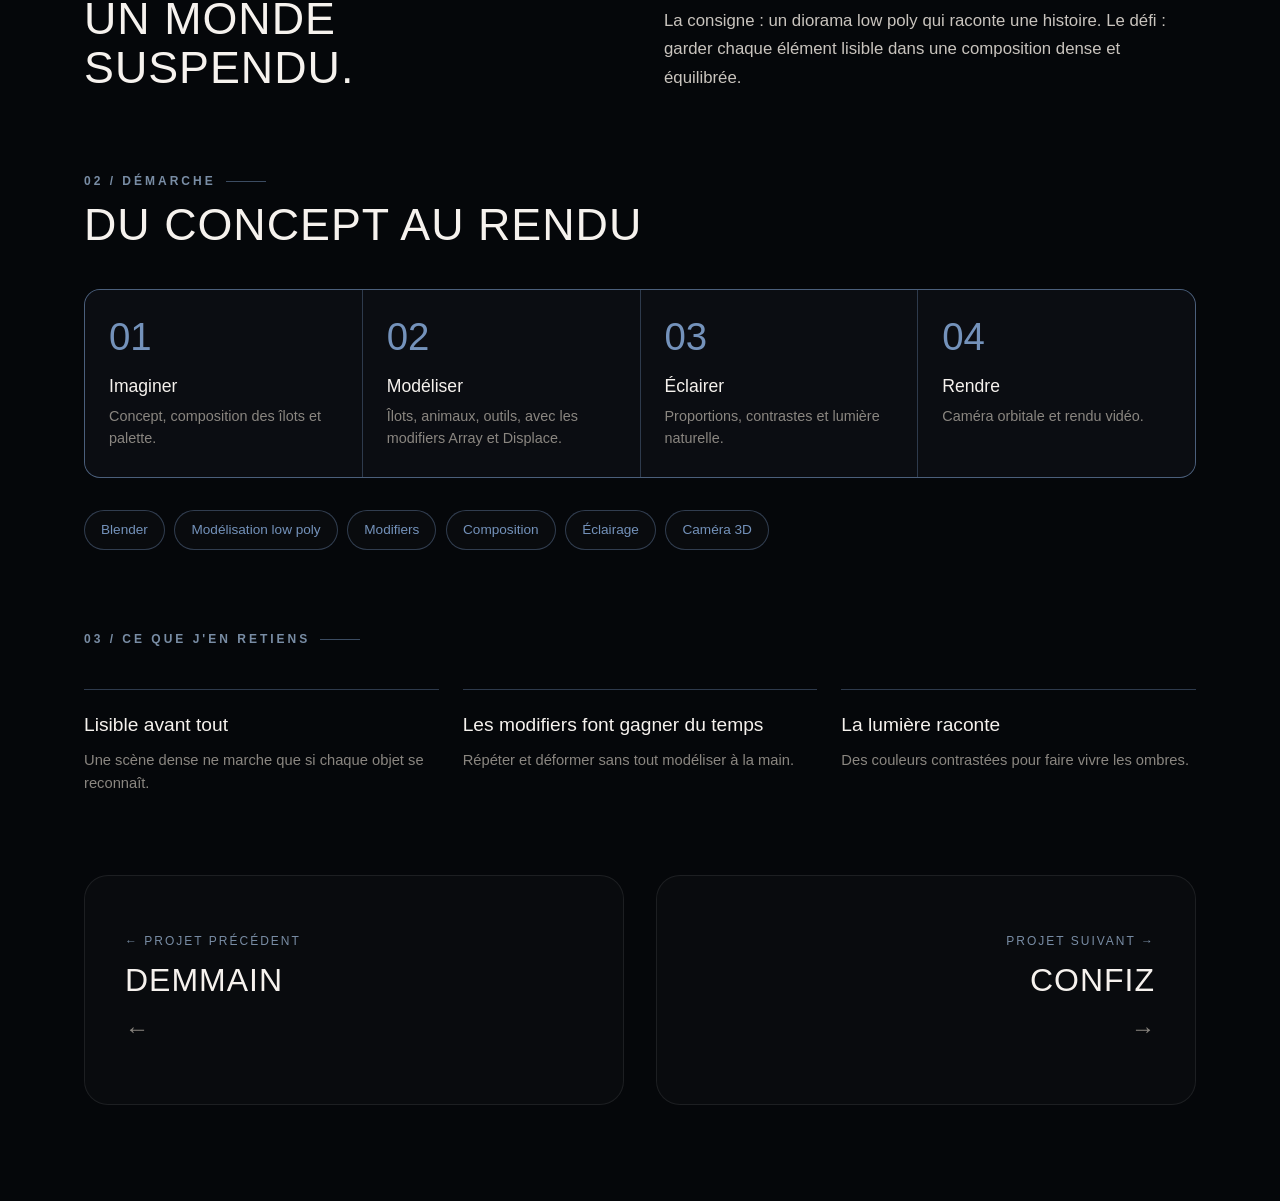
<file: projet-3d-diorama.html>
<!DOCTYPE html>
<html lang="fr" class="dark">

<head>
    <meta charset="UTF-8">
    <meta name="viewport" content="width=device-width, initial-scale=1.0">
    <title>Diorama 3D — Ferme flottante low poly · AGL</title>
    <meta name="description" content="Une ferme flottante en low poly, modélisée et rendue sous Blender en BUT MMI.">
    <meta name="author" content="Antonin Guillotot-Lechien">
    <!-- Aperçu lors d'un partage (LinkedIn, Messenger, mail...) -->
    <meta property="og:type" content="website">
    <meta property="og:locale" content="fr_FR">
    <meta property="og:site_name" content="Antonin Guillotot-Lechien · Portfolio">
    <meta property="og:title" content="Diorama 3D — Ferme flottante low poly · AGL">
    <meta property="og:description" content="Une ferme flottante en low poly, modélisée et rendue sous Blender en BUT MMI.">
    <meta property="og:image" content="img/projets/thumbs/diorama.jpg">
    <meta name="twitter:card" content="summary_large_image">
    <!-- Favicon -->
    <link rel="icon" type="image/png" sizes="32x32" href="img/meta/favicon-32.png">
    <link rel="icon" type="image/png" sizes="512x512" href="img/meta/favicon-512.png">
    <link rel="apple-touch-icon" href="img/meta/apple-touch-icon.png">
    <link rel="stylesheet" href="style.css">
    <link rel="stylesheet" href="projets.css">
    <link href="https://fonts.cdnfonts.com/css/satoshi" rel="stylesheet">
    <link href="https://fonts.cdnfonts.com/css/vtf-gulax" rel="stylesheet">
</head>

<body>
    <div class="reading-progress-bar"></div>
    <div class="bg-container"></div>

    <!-- ENTRANCE LOADER -->
    <div id="loader">
        <div class="loader-logo-container">
            <img src="img/letter_logo_blanc.png" alt="Logo AGL" class="loader-logo">
            <div class="loader-glow"></div>
        </div>
    </div>

    <!-- Custom Cursor -->
    <div class="custom-cursor">
        <div class="cursor-tag">Voir</div>
    </div>

    <!-- HEADER / NAVBAR -->
    <header class="header">
        <nav class="navbar" id="navbar">
            <div class="logo">
                <a href="index.html" class="logo-text">
                    <img src="img/letter_logo_blanc.png" alt="Logo Antonin Guillotot-Lechien">
                </a>
            </div>
            <ul class="nav-links">
                <li><a href="projets.html">Projets</a></li>
                <li><a href="index.html#expertise">À propos</a></li>
                <li><a href="index.html#contact" class="btn-primary">Contact</a></li>
            </ul>

            <button class="hamburger" id="hamburger">
                <span></span>
                <span></span>
            </button>
        </nav>

        <div class="mobile-menu" id="mobile-menu">
            <ul class="mobile-nav-links">
                <li><a href="index.html#propos">À propos</a></li>
                <li><a href="index.html#expertise">Expertise</a></li>
                <li><a href="projets.html">Projets</a></li>
                <li><a href="index.html#contact">Contact</a></li>
            </ul>
        </div>
    </header>

    <main class="pd-container pd-minimal-layout">

        <!-- HERO -->
        <div class="pd-minimal-hero reveal">
            <div class="pd-hero-top-bar">
                <a href="projets.html" class="pd-back-link">← Tous les projets</a>
                <div class="pd-hero-badges">
                    <span class="pd-badge">3D · Infographie</span>
                    <span class="pd-badge accent">BUT MMI · 2024</span>
                </div>
            </div>

            <h1 class="pd-hero-title">
                Diorama 3D
                <span>Ferme flottante</span>
            </h1>

            <p class="pd-hero-lead">
                Une scène low poly : une ferme répartie sur des îlots suspendus, reliés par des passerelles.
            </p>

            <div class="pd-minimal-specs-strip">
                <div class="pd-strip-item">
                    <span class="pd-strip-label">Rôle</span>
                    <span class="pd-strip-val">Modélisation & rendu</span>
                </div>
                <div class="pd-strip-item">
                    <span class="pd-strip-label">Cadre</span>
                    <span class="pd-strip-val">R3.19 · BUT MMI · 2024</span>
                </div>
                <div class="pd-strip-item">
                    <span class="pd-strip-label">Outil</span>
                    <span class="pd-strip-val">Blender</span>
                </div>
                <div class="pd-strip-item">
                    <span class="pd-strip-label">Équipe</span>
                    <span class="pd-strip-val">Solo</span>
                </div>
            </div>
        </div>

        <!-- APERÇU : le rendu -->
        <section id="apercu" class="pd-section reveal">
            <div class="pd-media-showcase">
                <div class="pd-media-content">
                    <video controls autoplay loop muted playsinline poster="img/projets/banniere_diorama.jpg">
                        <source src="video/diorama-web.mp4" type="video/mp4">
                    </video>
                </div>
            </div>
        </section>

        <!-- BRIEF -->
        <section id="contexte" class="pd-section reveal">
            <div class="pd-section-header">
                <span class="pd-section-tag">01 / LE BRIEF</span>
            </div>
            <div class="cz-context">
                <h2 class="pd-section-title">Un monde suspendu.</h2>
                <p>
                    La consigne : un diorama low poly qui raconte une histoire. Le défi : garder chaque élément lisible
                    dans une composition dense et équilibrée.
                </p>
            </div>
        </section>

        <!-- DÉMARCHE -->
        <section id="demarche" class="pd-section reveal">
            <div class="pd-section-header">
                <span class="pd-section-tag">02 / DÉMARCHE</span>
                <h2 class="pd-section-title">Du concept au rendu</h2>
            </div>
            <div class="cz-steps">
                <div class="cz-step">
                    <span class="cz-step-num">01</span>
                    <h4>Imaginer</h4>
                    <p>Concept, composition des îlots et palette.</p>
                </div>
                <div class="cz-step">
                    <span class="cz-step-num">02</span>
                    <h4>Modéliser</h4>
                    <p>Îlots, animaux, outils, avec les modifiers Array et Displace.</p>
                </div>
                <div class="cz-step">
                    <span class="cz-step-num">03</span>
                    <h4>Éclairer</h4>
                    <p>Proportions, contrastes et lumière naturelle.</p>
                </div>
                <div class="cz-step">
                    <span class="cz-step-num">04</span>
                    <h4>Rendre</h4>
                    <p>Caméra orbitale et rendu vidéo.</p>
                </div>
            </div>
            <div class="cz-stack">
                <span class="pd-skill-tag">Blender</span>
                <span class="pd-skill-tag">Modélisation low poly</span>
                <span class="pd-skill-tag">Modifiers</span>
                <span class="pd-skill-tag">Composition</span>
                <span class="pd-skill-tag">Éclairage</span>
                <span class="pd-skill-tag">Caméra 3D</span>
            </div>
        </section>

        <!-- BILAN -->
        <section id="bilan" class="pd-section reveal">
            <div class="pd-section-header">
                <span class="pd-section-tag">03 / CE QUE J'EN RETIENS</span>
            </div>
            <div class="cz-takeaways">
                <div class="cz-takeaway">
                    <strong>Lisible avant tout</strong>
                    <p>Une scène dense ne marche que si chaque objet se reconnaît.</p>
                </div>
                <div class="cz-takeaway">
                    <strong>Les modifiers font gagner du temps</strong>
                    <p>Répéter et déformer sans tout modéliser à la main.</p>
                </div>
                <div class="cz-takeaway">
                    <strong>La lumière raconte</strong>
                    <p>Des couleurs contrastées pour faire vivre les ombres.</p>
                </div>
            </div>
        </section>

        <!-- NAVIGATION -->
        <div class="pd-next-prev-grid reveal">
            <a href="projet-demain.html" class="pd-nav-card prev">
                <span class="pd-nav-card-sub">← Projet précédent</span>
                <h3 class="pd-nav-card-title">deMMain</h3>
                <span class="pd-nav-card-arrow">←</span>
            </a>
            <a href="projet-confiz.html" class="pd-nav-card next">
                <span class="pd-nav-card-sub">Projet suivant →</span>
                <h3 class="pd-nav-card-title">Confiz</h3>
                <span class="pd-nav-card-arrow">→</span>
            </a>
        </div>

    </main>

    <script src="script.js"></script>
</body>

</html>
</file>
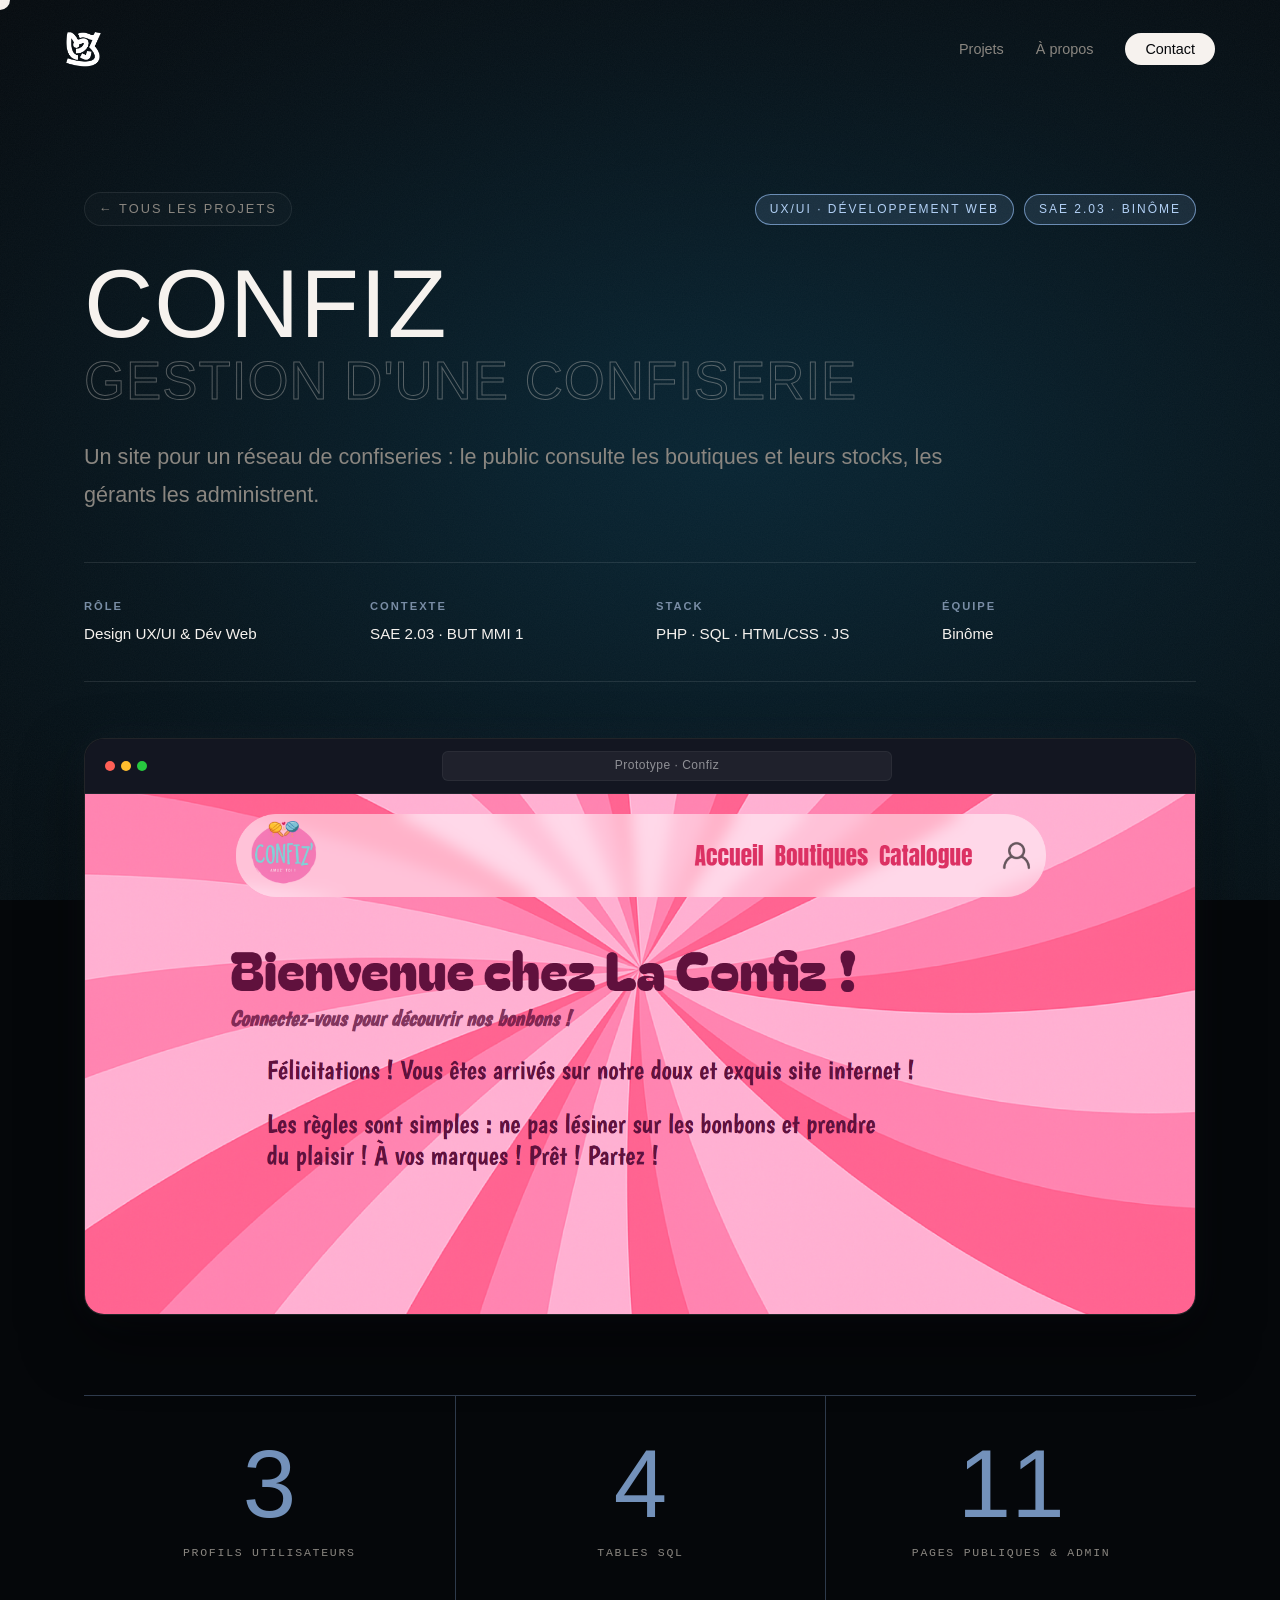
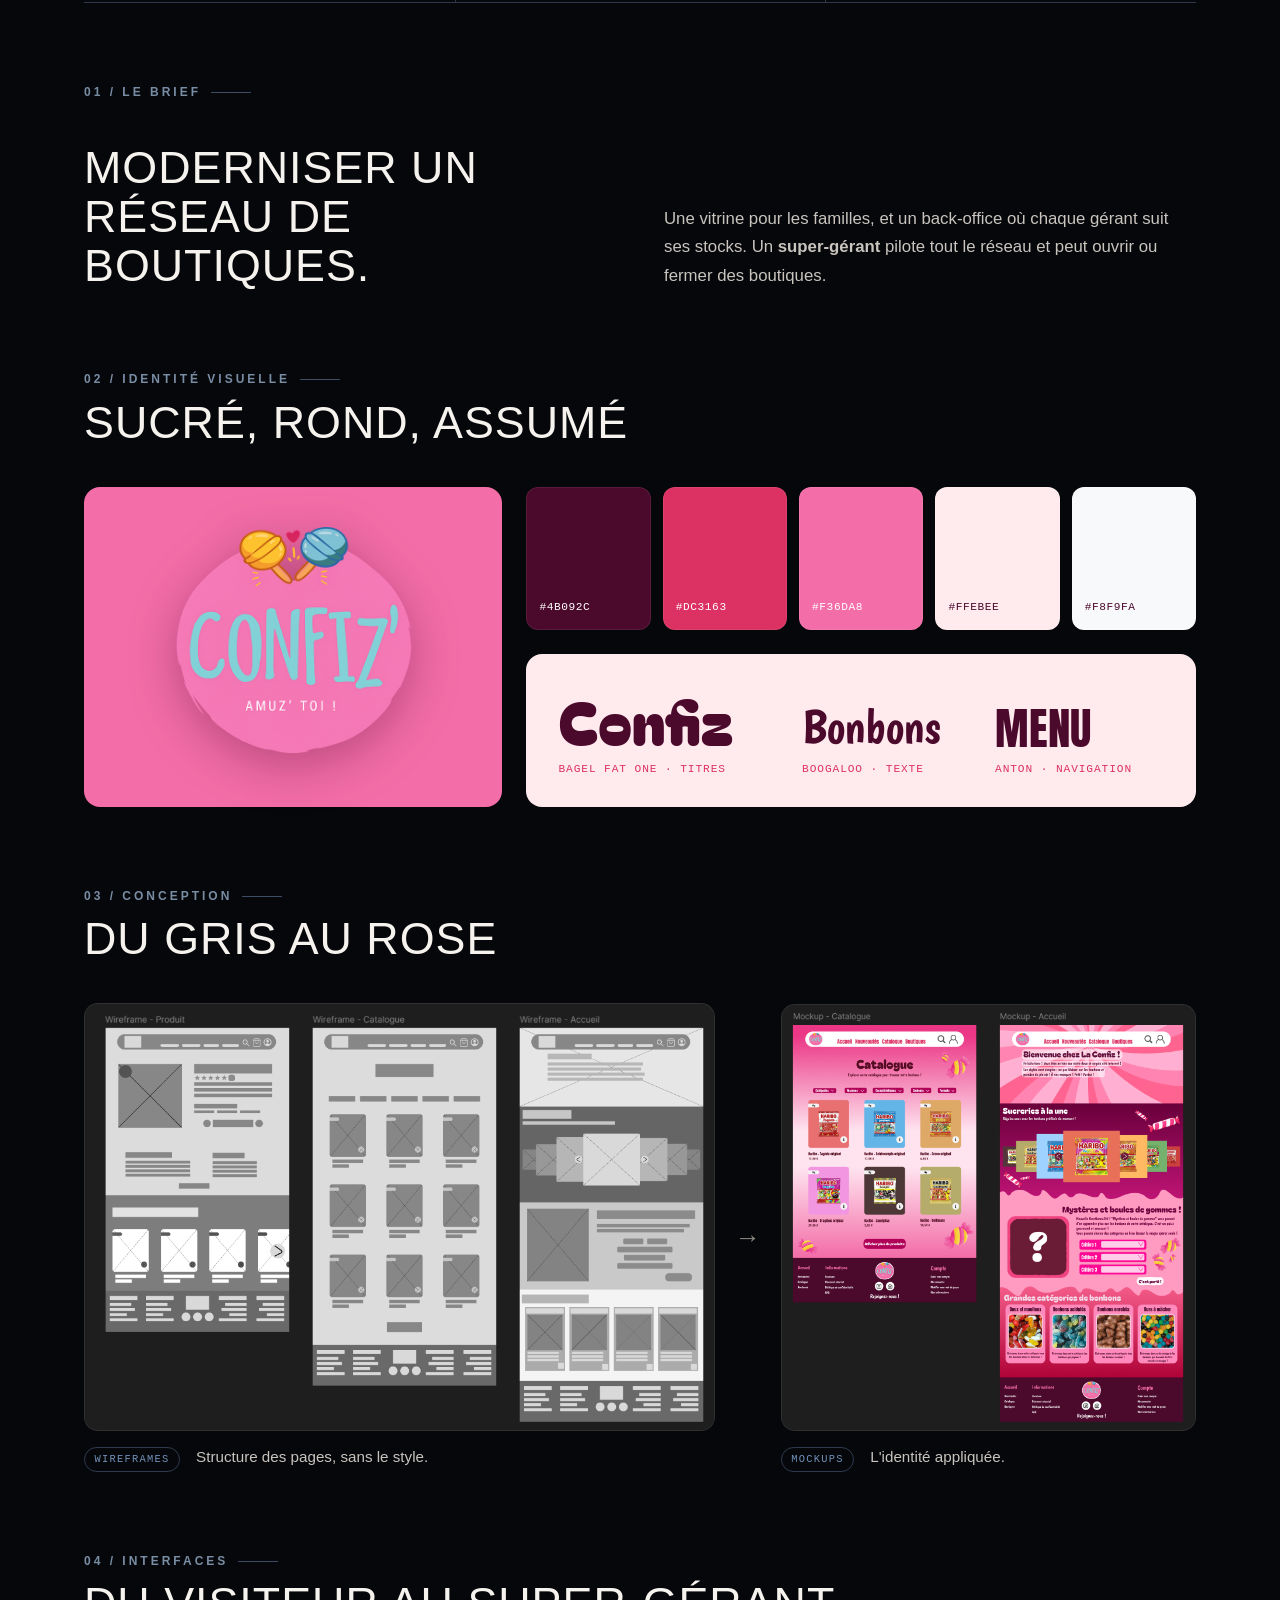
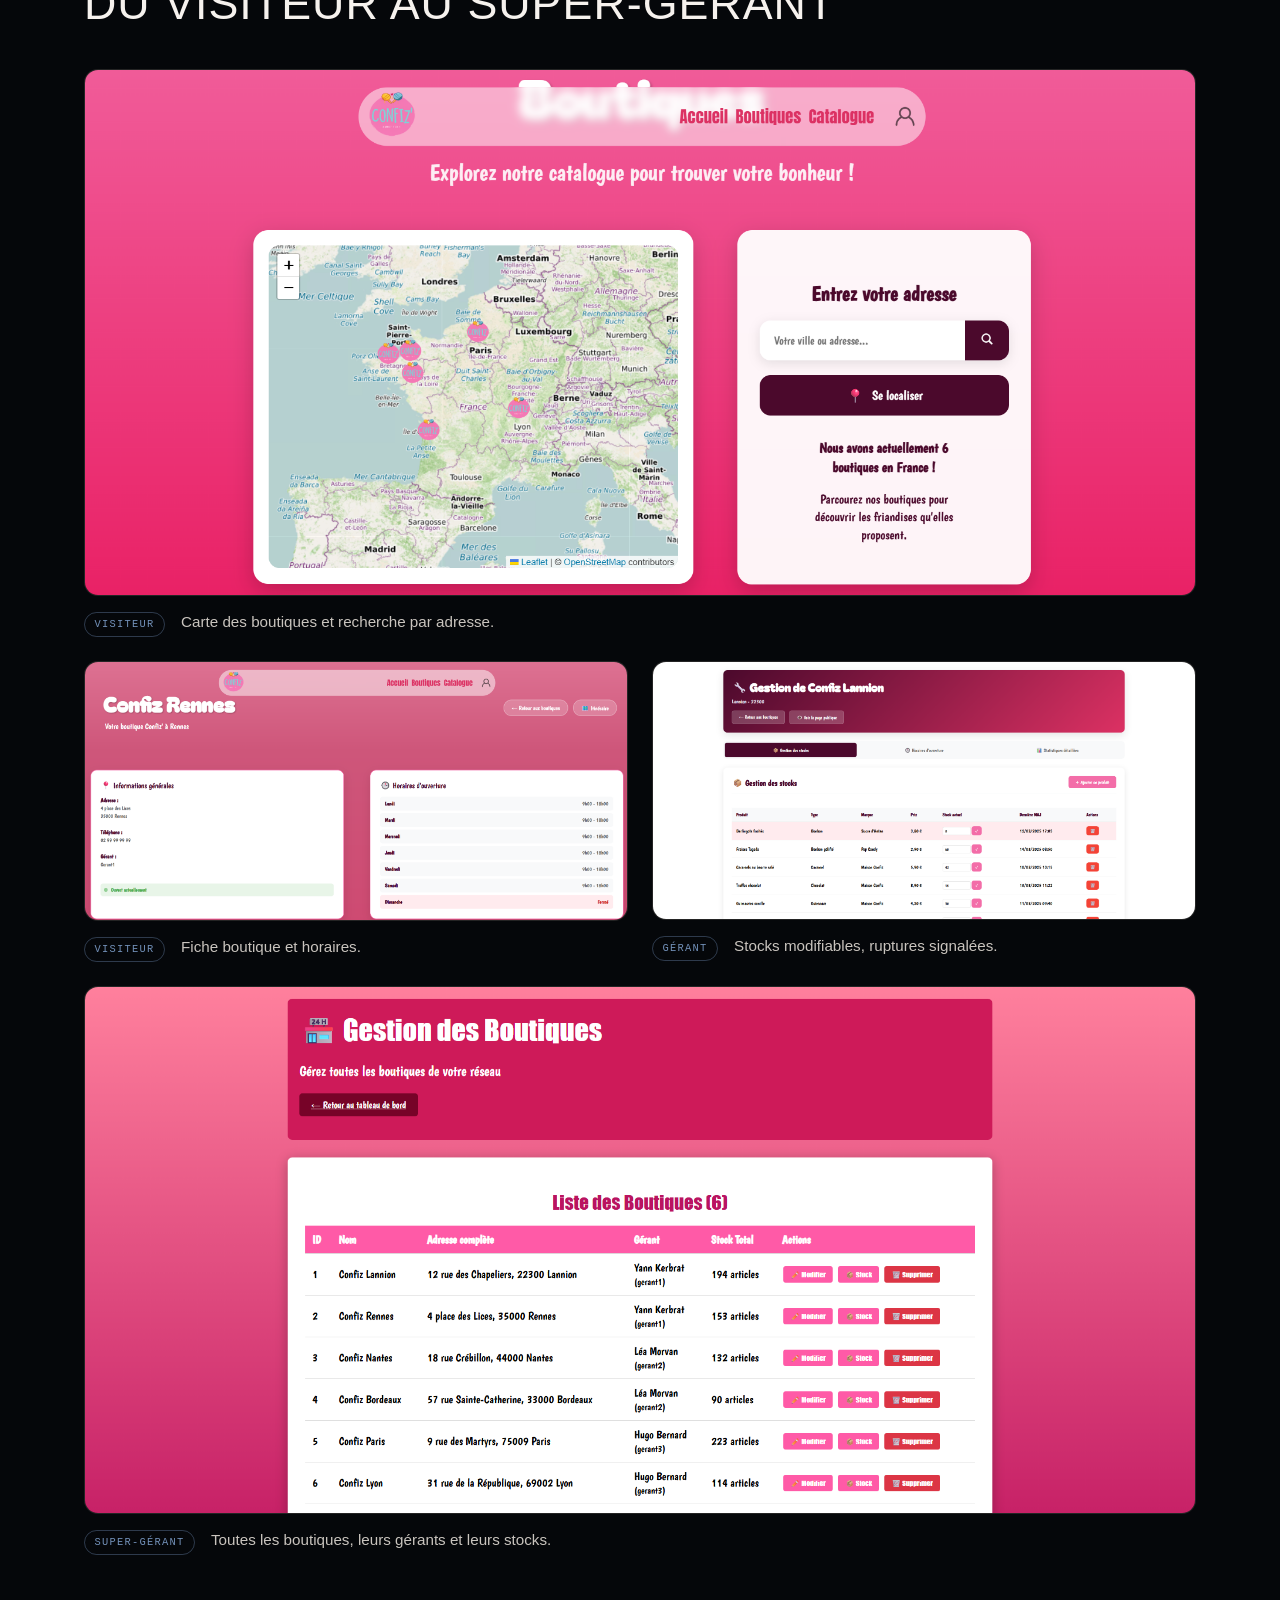
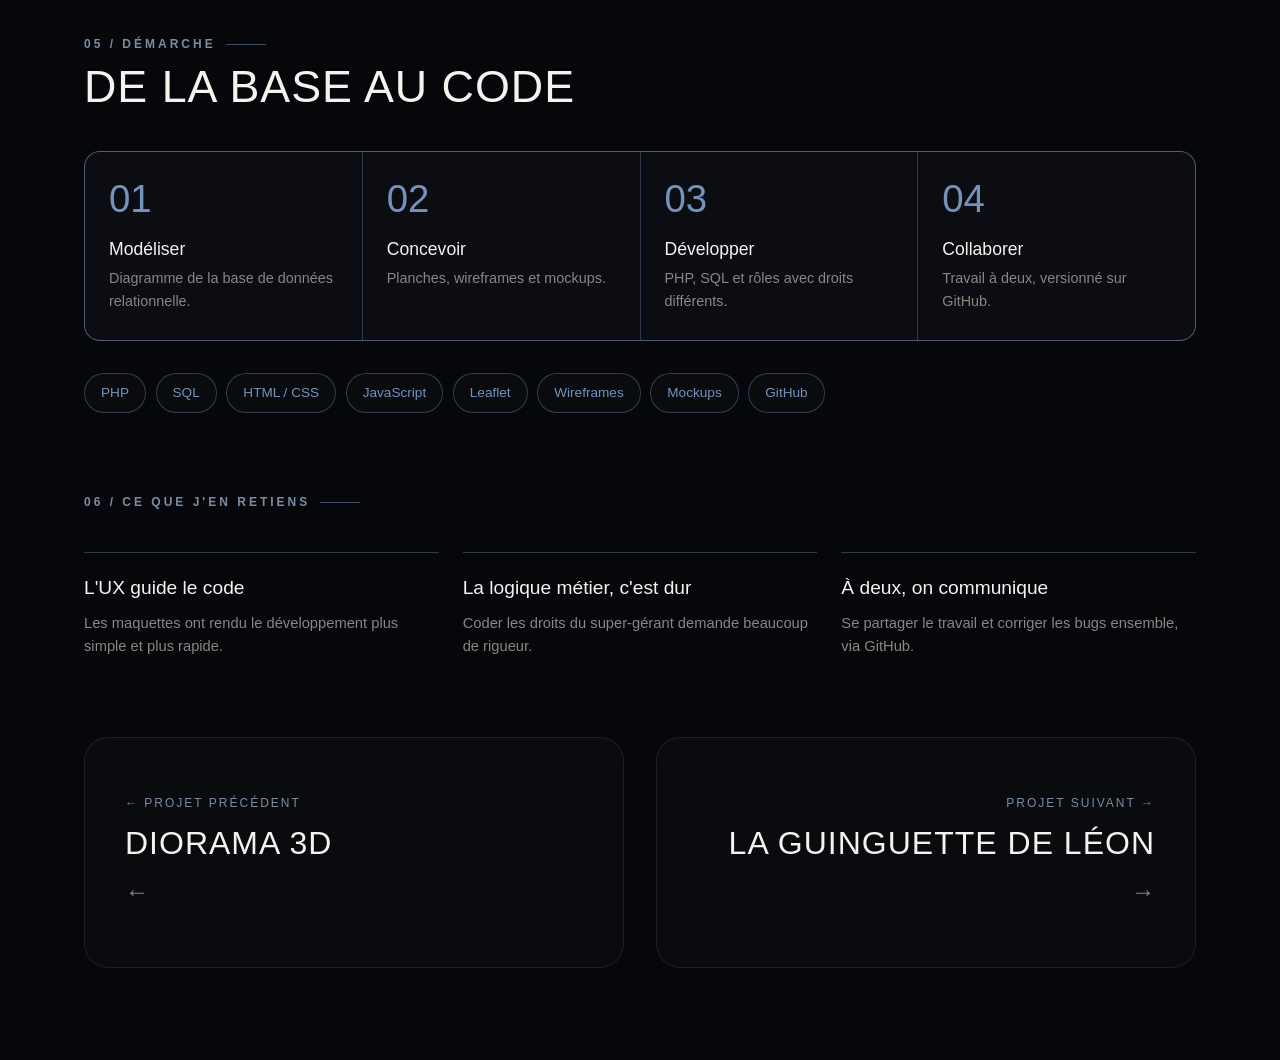
<file: projet-confiz.html>
<!DOCTYPE html>
<html lang="fr" class="dark">

<head>
    <meta charset="UTF-8">
    <meta name="viewport" content="width=device-width, initial-scale=1.0">
    <title>Confiz — Site web de gestion d'une confiserie · AGL</title>
    <meta name="description" content="Confiz : site de gestion d'un réseau de confiseries, de l'identité aux maquettes, jusqu'au prototype PHP à trois profils.">
    <meta name="author" content="Antonin Guillotot-Lechien">
    <!-- Aperçu lors d'un partage (LinkedIn, Messenger, mail...) -->
    <meta property="og:type" content="website">
    <meta property="og:locale" content="fr_FR">
    <meta property="og:site_name" content="Antonin Guillotot-Lechien · Portfolio">
    <meta property="og:title" content="Confiz — Site web de gestion d'une confiserie · AGL">
    <meta property="og:description" content="Confiz : site de gestion d'un réseau de confiseries, de l'identité aux maquettes, jusqu'au prototype PHP à trois profils.">
    <meta property="og:image" content="img/projets/confiz/img1.png">
    <meta name="twitter:card" content="summary_large_image">
    <!-- Favicon -->
    <link rel="icon" type="image/png" sizes="32x32" href="img/meta/favicon-32.png">
    <link rel="icon" type="image/png" sizes="512x512" href="img/meta/favicon-512.png">
    <link rel="apple-touch-icon" href="img/meta/apple-touch-icon.png">
    <link rel="stylesheet" href="style.css">
    <link rel="stylesheet" href="projets.css">
    <link href="https://fonts.cdnfonts.com/css/satoshi" rel="stylesheet">
    <link href="https://fonts.cdnfonts.com/css/vtf-gulax" rel="stylesheet">
    <!-- Polices du site Confiz, pour les montrer dans la section identité -->
    <link rel="preconnect" href="https://fonts.googleapis.com">
    <link rel="preconnect" href="https://fonts.gstatic.com" crossorigin>
    <link href="https://fonts.googleapis.com/css2?family=Anton&family=Bagel+Fat+One&family=Boogaloo&display=swap"
        rel="stylesheet">
</head>

<body>
    <div class="reading-progress-bar"></div>
    <div class="bg-container"></div>

    <!-- ENTRANCE LOADER -->
    <div id="loader">
        <div class="loader-logo-container">
            <img src="img/letter_logo_blanc.png" alt="Logo AGL" class="loader-logo">
            <div class="loader-glow"></div>
        </div>
    </div>

    <!-- Custom Cursor -->
    <div class="custom-cursor">
        <div class="cursor-tag">Voir</div>
    </div>

    <!-- HEADER / NAVBAR -->
    <header class="header">
        <nav class="navbar" id="navbar">
            <div class="logo">
                <a href="index.html" class="logo-text">
                    <img src="img/letter_logo_blanc.png" alt="Logo Antonin Guillotot-Lechien">
                </a>
            </div>
            <ul class="nav-links">
                <li><a href="projets.html">Projets</a></li>
                <li><a href="index.html#expertise">À propos</a></li>
                <li><a href="index.html#contact" class="btn-primary">Contact</a></li>
            </ul>

            <button class="hamburger" id="hamburger">
                <span></span>
                <span></span>
            </button>
        </nav>

        <div class="mobile-menu" id="mobile-menu">
            <ul class="mobile-nav-links">
                <li><a href="index.html#propos">À propos</a></li>
                <li><a href="index.html#expertise">Expertise</a></li>
                <li><a href="projets.html">Projets</a></li>
                <li><a href="index.html#contact">Contact</a></li>
            </ul>
        </div>
    </header>

    <main class="pd-container pd-minimal-layout">

        <!-- HERO -->
        <div class="pd-minimal-hero reveal">
            <div class="pd-hero-top-bar">
                <a href="projets.html" class="pd-back-link">← Tous les projets</a>
                <div class="pd-hero-badges">
                    <span class="pd-badge">UX/UI · Développement Web</span>
                    <span class="pd-badge accent">SAE 2.03 · Binôme</span>
                </div>
            </div>

            <h1 class="pd-hero-title">
                Confiz
                <span>Gestion d'une confiserie</span>
            </h1>

            <p class="pd-hero-lead">
                Un site pour un réseau de confiseries : le public consulte les boutiques et leurs stocks, les
                gérants les administrent.
            </p>

            <div class="pd-minimal-specs-strip">
                <div class="pd-strip-item">
                    <span class="pd-strip-label">Rôle</span>
                    <span class="pd-strip-val">Design UX/UI & Dév Web</span>
                </div>
                <div class="pd-strip-item">
                    <span class="pd-strip-label">Contexte</span>
                    <span class="pd-strip-val">SAE 2.03 · BUT MMI 1</span>
                </div>
                <div class="pd-strip-item">
                    <span class="pd-strip-label">Stack</span>
                    <span class="pd-strip-val">PHP · SQL · HTML/CSS · JS</span>
                </div>
                <div class="pd-strip-item">
                    <span class="pd-strip-label">Équipe</span>
                    <span class="pd-strip-val">Binôme</span>
                </div>
            </div>
        </div>

        <!-- APERÇU -->
        <section id="apercu" class="pd-section reveal">
            <div class="pd-media-showcase">
                <div class="browser-header">
                    <div class="browser-dots">
                        <span class="browser-dot red"></span>
                        <span class="browser-dot yellow"></span>
                        <span class="browser-dot green"></span>
                    </div>
                    <div class="browser-address-bar">Prototype · Confiz</div>
                </div>
                <div class="pd-media-content">
                    <img src="img/projets/confiz/img1.png" alt="Page d'accueil du site Confiz">
                </div>
            </div>
        </section>

        <!-- CHIFFRES CLÉS -->
        <section class="pd-section reveal">
            <div class="cz-figures">
                <div class="cz-figure">
                    <span class="cz-figure-num">3</span>
                    <span class="cz-figure-label cz-mono">Profils utilisateurs</span>
                </div>
                <div class="cz-figure">
                    <span class="cz-figure-num">4</span>
                    <span class="cz-figure-label cz-mono">Tables SQL</span>
                </div>
                <div class="cz-figure">
                    <span class="cz-figure-num">11</span>
                    <span class="cz-figure-label cz-mono">Pages publiques & admin</span>
                </div>
            </div>
        </section>

        <!-- CONTEXTE -->
        <section id="contexte" class="pd-section reveal">
            <div class="pd-section-header">
                <span class="pd-section-tag">01 / LE BRIEF</span>
            </div>
            <div class="cz-context">
                <h2 class="pd-section-title">Moderniser un réseau de boutiques.</h2>
                <p>
                    Une vitrine pour les familles, et un back-office où chaque gérant suit ses stocks.
                    Un <strong>super-gérant</strong> pilote tout le réseau et peut ouvrir ou fermer des boutiques.
                </p>
            </div>
        </section>

        <!-- IDENTITÉ VISUELLE -->
        <section id="identite" class="pd-section reveal">
            <div class="pd-section-header">
                <span class="pd-section-tag">02 / IDENTITÉ VISUELLE</span>
                <h2 class="pd-section-title">Sucré, rond, assumé</h2>
            </div>
            <div class="cz-identity">
                <div class="cz-logo-card">
                    <img src="img/projets/confiz/logo-confiz.png" alt="Logo Confiz">
                </div>
                <div class="cz-identity-right">
                    <div class="cz-palette">
                        <div class="cz-swatch dark" style="background:#4b092c"><span>#4B092C</span></div>
                        <div class="cz-swatch dark" style="background:#dc3163"><span>#DC3163</span></div>
                        <div class="cz-swatch dark" style="background:#f36da8"><span>#F36DA8</span></div>
                        <div class="cz-swatch light" style="background:#ffebee"><span>#FFEBEE</span></div>
                        <div class="cz-swatch light" style="background:#f8f9fa"><span>#F8F9FA</span></div>
                    </div>
                    <div class="cz-type">
                        <div>
                            <span class="cz-type-sample bagel">Confiz</span>
                            <span class="cz-type-name">Bagel Fat One · Titres</span>
                        </div>
                        <div>
                            <span class="cz-type-sample boogaloo">Bonbons</span>
                            <span class="cz-type-name">Boogaloo · Texte</span>
                        </div>
                        <div>
                            <span class="cz-type-sample anton">Menu</span>
                            <span class="cz-type-name">Anton · Navigation</span>
                        </div>
                    </div>
                </div>
            </div>
        </section>

        <!-- CONCEPTION -->
        <section id="conception" class="pd-section reveal">
            <div class="pd-section-header">
                <span class="pd-section-tag">03 / CONCEPTION</span>
                <h2 class="pd-section-title">Du gris au rose</h2>
            </div>
            <div class="cz-design">
                <figure class="cz-screen">
                    <div class="cz-screen-img">
                        <img src="img/projets/confiz/wireframes.png"
                            alt="Wireframes Figma des pages Produit, Catalogue et Accueil">
                    </div>
                    <figcaption><span class="cz-role-tag">Wireframes</span>Structure des pages, sans le style.
                    </figcaption>
                </figure>
                <span class="cz-design-arrow" aria-hidden="true">→</span>
                <figure class="cz-screen">
                    <div class="cz-screen-img">
                        <img src="img/projets/confiz/mockups.png"
                            alt="Mockups Figma des pages Catalogue et Accueil aux couleurs de Confiz">
                    </div>
                    <figcaption><span class="cz-role-tag">Mockups</span>L'identité appliquée.</figcaption>
                </figure>
            </div>
        </section>

        <!-- ÉCRANS -->
        <section id="ecrans" class="pd-section reveal">
            <div class="pd-section-header">
                <span class="pd-section-tag">04 / INTERFACES</span>
                <h2 class="pd-section-title">Du visiteur au super-gérant</h2>
            </div>
            <div class="cz-screens">
                <figure class="cz-screen wide">
                    <div class="cz-screen-img">
                        <img src="img/projets/confiz/img2.png"
                            alt="Page Boutiques : carte interactive des boutiques Confiz et recherche par adresse">
                    </div>
                    <figcaption><span class="cz-role-tag">Visiteur</span>Carte des boutiques et recherche par
                        adresse.</figcaption>
                </figure>
                <figure class="cz-screen">
                    <div class="cz-screen-img">
                        <img src="img/projets/confiz/img3.png"
                            alt="Fiche de la boutique Confiz Rennes : adresse, gérant et horaires d'ouverture">
                    </div>
                    <figcaption><span class="cz-role-tag">Visiteur</span>Fiche boutique et horaires.</figcaption>
                </figure>
                <figure class="cz-screen">
                    <div class="cz-screen-img">
                        <img src="img/projets/confiz/img4.png"
                            alt="Espace gérant : gestion des stocks de Confiz Lannion, avec un produit en rupture signalé">
                    </div>
                    <figcaption><span class="cz-role-tag">Gérant</span>Stocks modifiables, ruptures signalées.
                    </figcaption>
                </figure>
                <figure class="cz-screen wide">
                    <div class="cz-screen-img">
                        <img src="img/projets/confiz/img5.png"
                            alt="Espace super-gérant : liste de toutes les boutiques avec leurs gérants, stocks et actions">
                    </div>
                    <figcaption><span class="cz-role-tag">Super-gérant</span>Toutes les boutiques, leurs gérants et
                        leurs stocks.</figcaption>
                </figure>
            </div>
        </section>

        <!-- DÉMARCHE -->
        <section id="demarche" class="pd-section reveal">
            <div class="pd-section-header">
                <span class="pd-section-tag">05 / DÉMARCHE</span>
                <h2 class="pd-section-title">De la base au code</h2>
            </div>
            <div class="cz-steps">
                <div class="cz-step">
                    <span class="cz-step-num">01</span>
                    <h4>Modéliser</h4>
                    <p>Diagramme de la base de données relationnelle.</p>
                </div>
                <div class="cz-step">
                    <span class="cz-step-num">02</span>
                    <h4>Concevoir</h4>
                    <p>Planches, wireframes et mockups.</p>
                </div>
                <div class="cz-step">
                    <span class="cz-step-num">03</span>
                    <h4>Développer</h4>
                    <p>PHP, SQL et rôles avec droits différents.</p>
                </div>
                <div class="cz-step">
                    <span class="cz-step-num">04</span>
                    <h4>Collaborer</h4>
                    <p>Travail à deux, versionné sur GitHub.</p>
                </div>
            </div>
            <div class="cz-stack">
                <span class="pd-skill-tag">PHP</span>
                <span class="pd-skill-tag">SQL</span>
                <span class="pd-skill-tag">HTML / CSS</span>
                <span class="pd-skill-tag">JavaScript</span>
                <span class="pd-skill-tag">Leaflet</span>
                <span class="pd-skill-tag">Wireframes</span>
                <span class="pd-skill-tag">Mockups</span>
                <span class="pd-skill-tag">GitHub</span>
            </div>
        </section>

        <!-- ENSEIGNEMENTS -->
        <section id="bilan" class="pd-section reveal">
            <div class="pd-section-header">
                <span class="pd-section-tag">06 / CE QUE J'EN RETIENS</span>
            </div>
            <div class="cz-takeaways">
                <div class="cz-takeaway">
                    <strong>L'UX guide le code</strong>
                    <p>Les maquettes ont rendu le développement plus simple et plus rapide.</p>
                </div>
                <div class="cz-takeaway">
                    <strong>La logique métier, c'est dur</strong>
                    <p>Coder les droits du super-gérant demande beaucoup de rigueur.</p>
                </div>
                <div class="cz-takeaway">
                    <strong>À deux, on communique</strong>
                    <p>Se partager le travail et corriger les bugs ensemble, via GitHub.</p>
                </div>
            </div>
        </section>

        <!-- NAVIGATION -->
        <div class="pd-next-prev-grid reveal">
            <a href="projet-3d-diorama.html" class="pd-nav-card prev">
                <span class="pd-nav-card-sub">← Projet précédent</span>
                <h3 class="pd-nav-card-title">Diorama 3D</h3>
                <span class="pd-nav-card-arrow">←</span>
            </a>
            <a href="projet-guinguette.html" class="pd-nav-card next">
                <span class="pd-nav-card-sub">Projet suivant →</span>
                <h3 class="pd-nav-card-title">La Guinguette de Léon</h3>
                <span class="pd-nav-card-arrow">→</span>
            </a>
        </div>

    </main>

    <script src="script.js"></script>
</body>

</html>
</file>
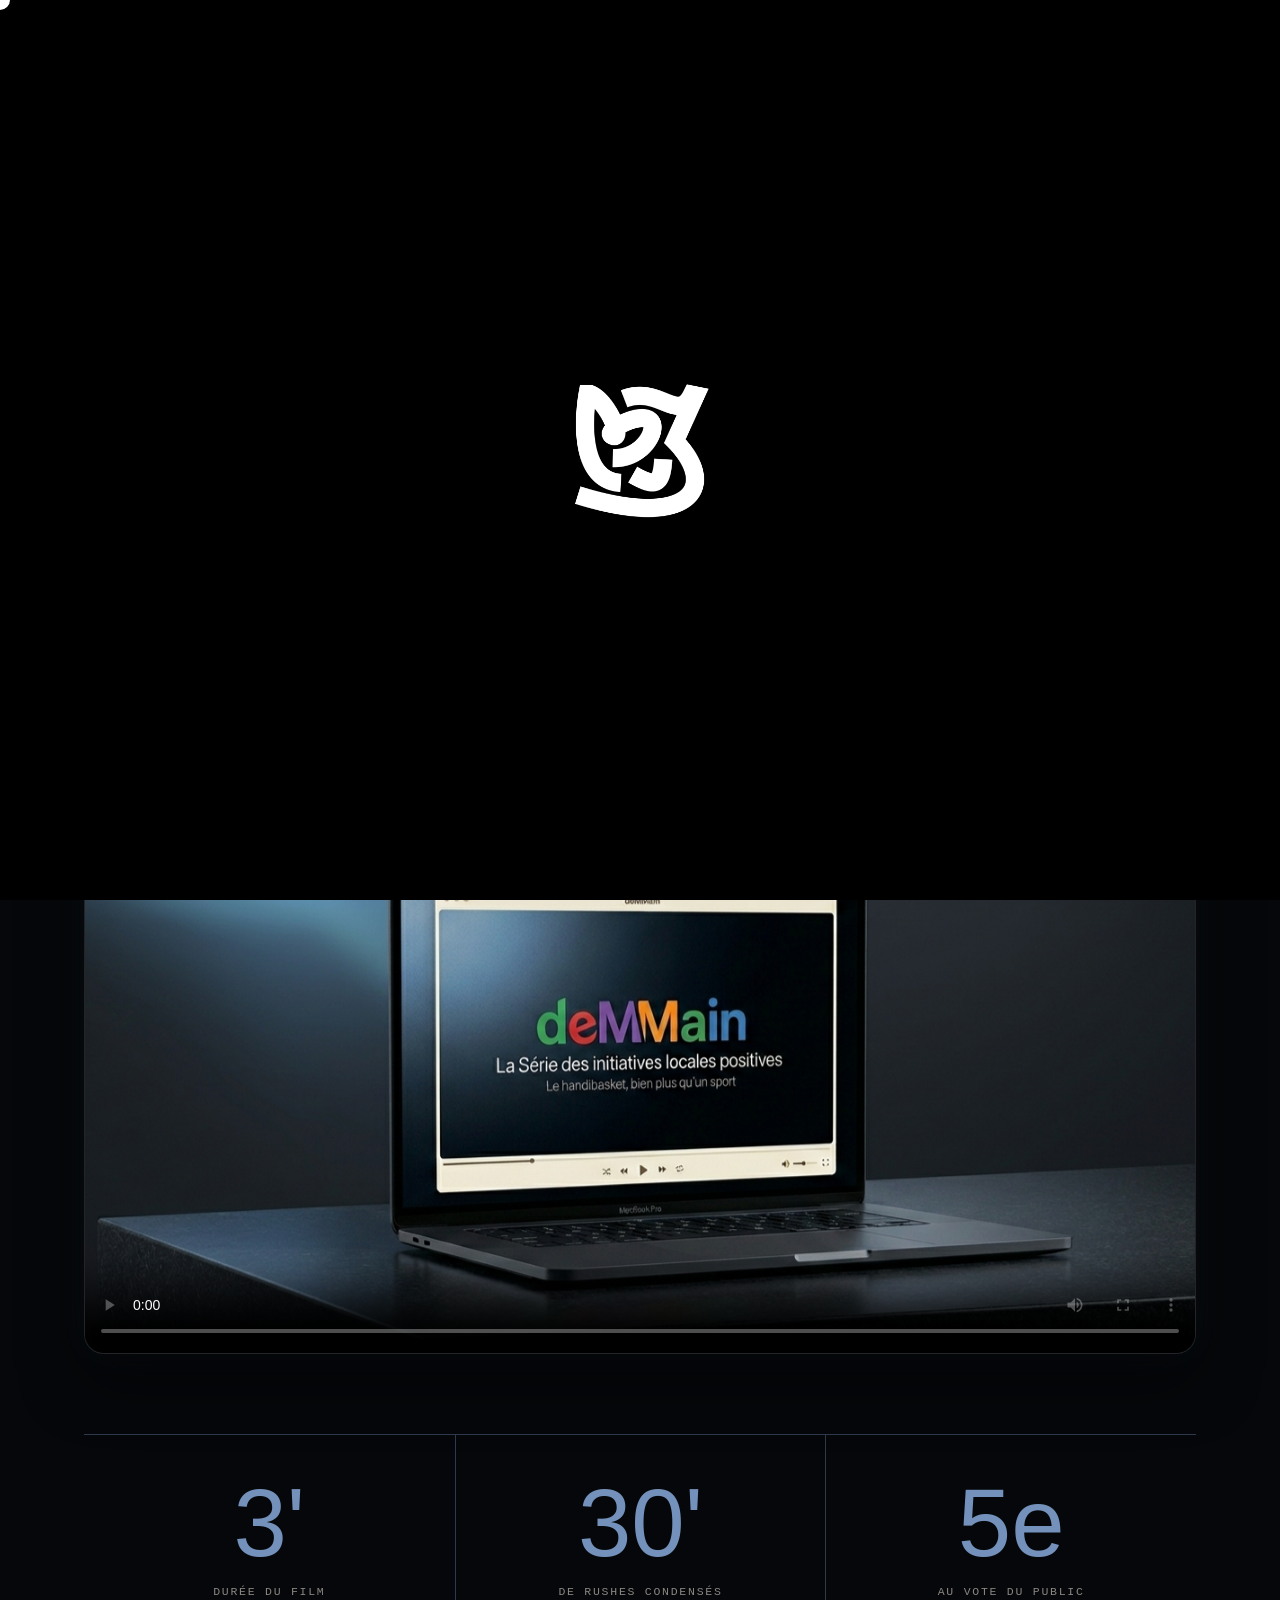
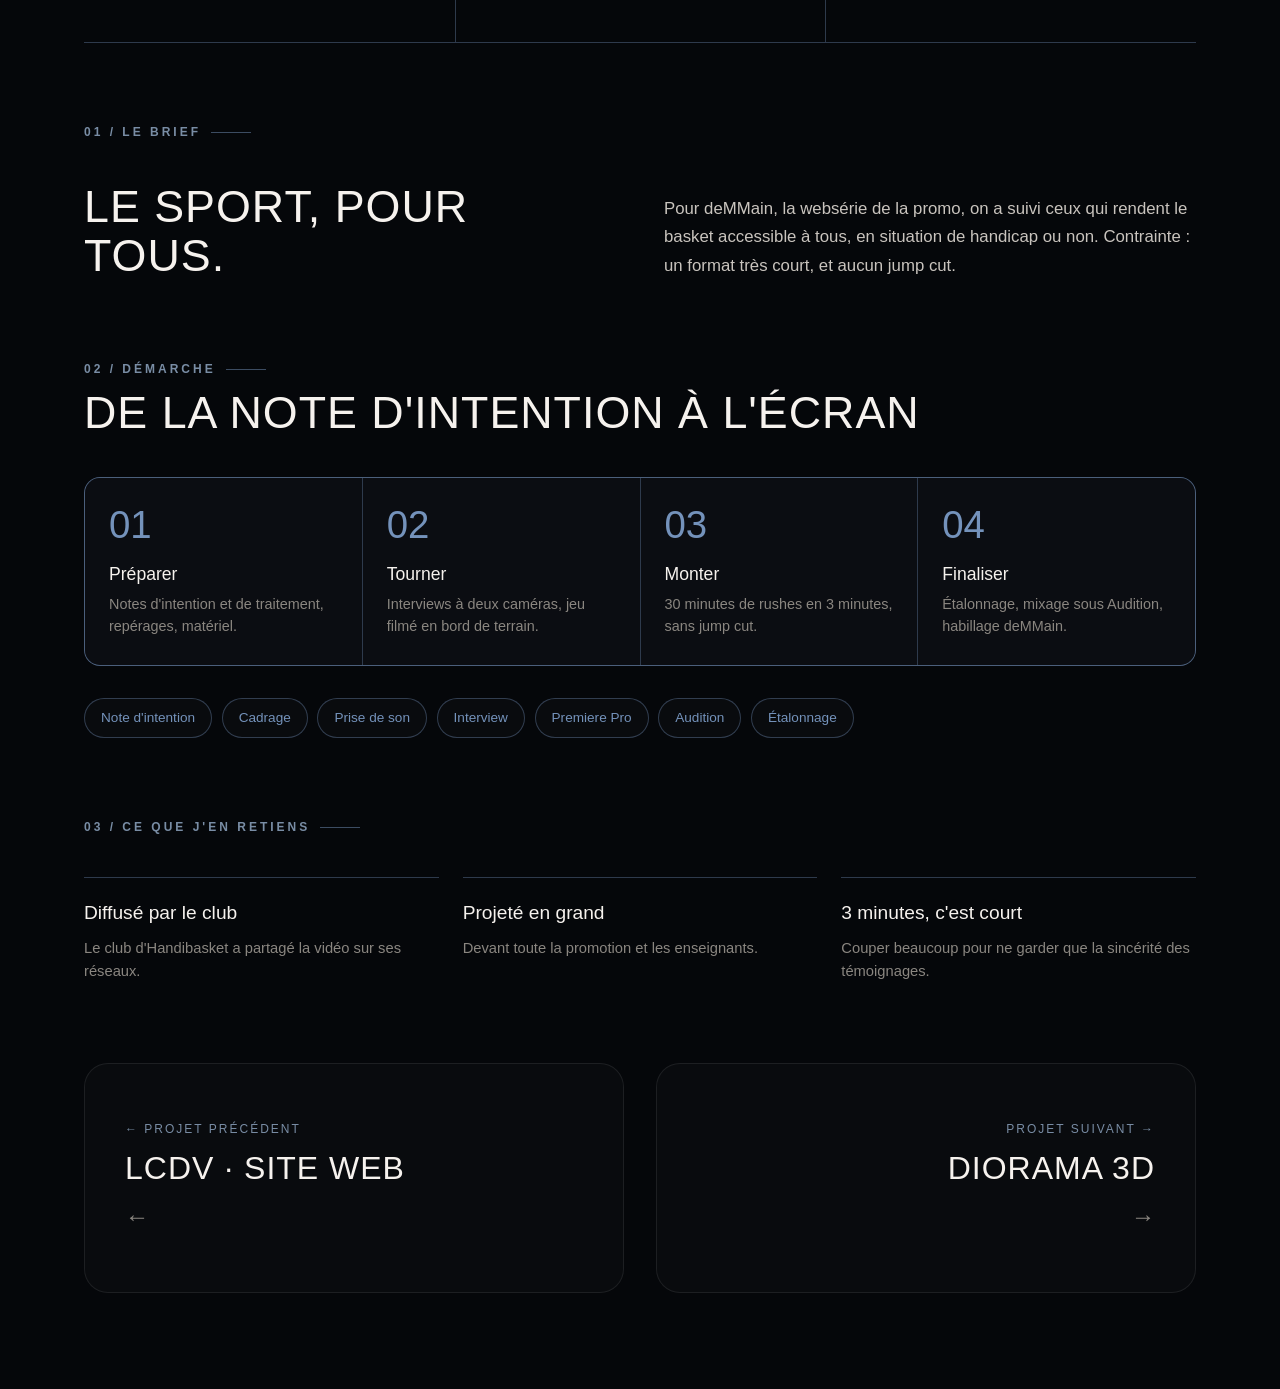
<file: projet-demain.html>
<!DOCTYPE html>
<html lang="fr" class="dark">

<head>
    <meta charset="UTF-8">
    <meta name="viewport" content="width=device-width, initial-scale=1.0">
    <title>deMMain — Mini-documentaire Handibasket · AGL</title>
    <meta name="description" content="deMMain : un mini-documentaire sur la section Handibasket de Lannion, réalisé en binôme en BUT MMI.">
    <meta name="author" content="Antonin Guillotot-Lechien">
    <!-- Aperçu lors d'un partage (LinkedIn, Messenger, mail...) -->
    <meta property="og:type" content="website">
    <meta property="og:locale" content="fr_FR">
    <meta property="og:site_name" content="Antonin Guillotot-Lechien · Portfolio">
    <meta property="og:title" content="deMMain — Mini-documentaire Handibasket · AGL">
    <meta property="og:description" content="deMMain : un mini-documentaire sur la section Handibasket de Lannion, réalisé en binôme en BUT MMI.">
    <meta property="og:image" content="img/projets/banniere_handibasket.png">
    <meta name="twitter:card" content="summary_large_image">
    <!-- Favicon -->
    <link rel="icon" type="image/png" sizes="32x32" href="img/meta/favicon-32.png">
    <link rel="icon" type="image/png" sizes="512x512" href="img/meta/favicon-512.png">
    <link rel="apple-touch-icon" href="img/meta/apple-touch-icon.png">
    <link rel="stylesheet" href="style.css">
    <link rel="stylesheet" href="projets.css">
    <link href="https://fonts.cdnfonts.com/css/satoshi" rel="stylesheet">
    <link href="https://fonts.cdnfonts.com/css/vtf-gulax" rel="stylesheet">
</head>

<body>
    <div class="reading-progress-bar"></div>
    <div class="bg-container"></div>

    <!-- ENTRANCE LOADER -->
    <div id="loader">
        <div class="loader-logo-container">
            <img src="img/letter_logo_blanc.png" alt="Logo AGL" class="loader-logo">
            <div class="loader-glow"></div>
        </div>
    </div>

    <!-- Custom Cursor -->
    <div class="custom-cursor">
        <div class="cursor-tag">Voir</div>
    </div>

    <!-- HEADER / NAVBAR -->
    <header class="header">
        <nav class="navbar" id="navbar">
            <div class="logo">
                <a href="index.html" class="logo-text">
                    <img src="img/letter_logo_blanc.png" alt="Logo Antonin Guillotot-Lechien">
                </a>
            </div>
            <ul class="nav-links">
                <li><a href="projets.html">Projets</a></li>
                <li><a href="index.html#expertise">À propos</a></li>
                <li><a href="index.html#contact" class="btn-primary">Contact</a></li>
            </ul>

            <button class="hamburger" id="hamburger">
                <span></span>
                <span></span>
            </button>
        </nav>

        <div class="mobile-menu" id="mobile-menu">
            <ul class="mobile-nav-links">
                <li><a href="index.html#propos">À propos</a></li>
                <li><a href="index.html#expertise">Expertise</a></li>
                <li><a href="projets.html">Projets</a></li>
                <li><a href="index.html#contact">Contact</a></li>
            </ul>
        </div>
    </header>

    <main class="pd-container pd-minimal-layout">

        <!-- HERO -->
        <div class="pd-minimal-hero reveal">
            <div class="pd-hero-top-bar">
                <a href="projets.html" class="pd-back-link">← Tous les projets</a>
                <div class="pd-hero-badges">
                    <span class="pd-badge">Audiovisuel · Documentaire</span>
                    <span class="pd-badge accent">BUT MMI · 2025</span>
                </div>
            </div>

            <h1 class="pd-hero-title">
                deMMain
                <span>Handibasket</span>
            </h1>

            <p class="pd-hero-lead">
                Un mini-documentaire de 3 minutes sur la section Handibasket de Lannion, pour la websérie deMMain.
            </p>

            <div class="pd-minimal-specs-strip">
                <div class="pd-strip-item">
                    <span class="pd-strip-label">Rôle</span>
                    <span class="pd-strip-val">Réalisation & montage</span>
                </div>
                <div class="pd-strip-item">
                    <span class="pd-strip-label">Cadre</span>
                    <span class="pd-strip-val">R3.11 · BUT MMI · 2025</span>
                </div>
                <div class="pd-strip-item">
                    <span class="pd-strip-label">Outils</span>
                    <span class="pd-strip-val">Premiere Pro · Audition</span>
                </div>
                <div class="pd-strip-item">
                    <span class="pd-strip-label">Équipe</span>
                    <span class="pd-strip-val">Binôme avec Malwen Devey</span>
                </div>
            </div>
        </div>

        <!-- APERÇU : le film -->
        <section id="apercu" class="pd-section reveal">
            <div class="pd-media-showcase">
                <div class="pd-media-content">
                    <video controls preload="metadata" poster="img/projets/banniere_handibasket.png">
                        <source src="video/demain-web.mp4" type="video/mp4">
                    </video>
                </div>
            </div>
        </section>

        <!-- CHIFFRES CLÉS -->
        <section class="pd-section reveal">
            <div class="cz-figures">
                <div class="cz-figure">
                    <span class="cz-figure-num">3'</span>
                    <span class="cz-figure-label cz-mono">Durée du film</span>
                </div>
                <div class="cz-figure">
                    <span class="cz-figure-num">30'</span>
                    <span class="cz-figure-label cz-mono">De rushes condensés</span>
                </div>
                <div class="cz-figure">
                    <span class="cz-figure-num">5e</span>
                    <span class="cz-figure-label cz-mono">Au vote du public</span>
                </div>
            </div>
        </section>

        <!-- BRIEF -->
        <section id="contexte" class="pd-section reveal">
            <div class="pd-section-header">
                <span class="pd-section-tag">01 / LE BRIEF</span>
            </div>
            <div class="cz-context">
                <h2 class="pd-section-title">Le sport, pour tous.</h2>
                <p>
                    Pour deMMain, la websérie de la promo, on a suivi ceux qui rendent le basket accessible à tous,
                    en situation de handicap ou non. Contrainte : un format très court, et aucun jump cut.
                </p>
            </div>
        </section>

        <!-- DÉMARCHE -->
        <section id="demarche" class="pd-section reveal">
            <div class="pd-section-header">
                <span class="pd-section-tag">02 / DÉMARCHE</span>
                <h2 class="pd-section-title">De la note d'intention à l'écran</h2>
            </div>
            <div class="cz-steps">
                <div class="cz-step">
                    <span class="cz-step-num">01</span>
                    <h4>Préparer</h4>
                    <p>Notes d'intention et de traitement, repérages, matériel.</p>
                </div>
                <div class="cz-step">
                    <span class="cz-step-num">02</span>
                    <h4>Tourner</h4>
                    <p>Interviews à deux caméras, jeu filmé en bord de terrain.</p>
                </div>
                <div class="cz-step">
                    <span class="cz-step-num">03</span>
                    <h4>Monter</h4>
                    <p>30 minutes de rushes en 3 minutes, sans jump cut.</p>
                </div>
                <div class="cz-step">
                    <span class="cz-step-num">04</span>
                    <h4>Finaliser</h4>
                    <p>Étalonnage, mixage sous Audition, habillage deMMain.</p>
                </div>
            </div>
            <div class="cz-stack">
                <span class="pd-skill-tag">Note d'intention</span>
                <span class="pd-skill-tag">Cadrage</span>
                <span class="pd-skill-tag">Prise de son</span>
                <span class="pd-skill-tag">Interview</span>
                <span class="pd-skill-tag">Premiere Pro</span>
                <span class="pd-skill-tag">Audition</span>
                <span class="pd-skill-tag">Étalonnage</span>
            </div>
        </section>

        <!-- BILAN -->
        <section id="bilan" class="pd-section reveal">
            <div class="pd-section-header">
                <span class="pd-section-tag">03 / CE QUE J'EN RETIENS</span>
            </div>
            <div class="cz-takeaways">
                <div class="cz-takeaway">
                    <strong>Diffusé par le club</strong>
                    <p>Le club d'Handibasket a partagé la vidéo sur ses réseaux.</p>
                </div>
                <div class="cz-takeaway">
                    <strong>Projeté en grand</strong>
                    <p>Devant toute la promotion et les enseignants.</p>
                </div>
                <div class="cz-takeaway">
                    <strong>3 minutes, c'est court</strong>
                    <p>Couper beaucoup pour ne garder que la sincérité des témoignages.</p>
                </div>
            </div>
        </section>

        <!-- NAVIGATION -->
        <div class="pd-next-prev-grid reveal">
            <a href="projet-lcdv-site.html" class="pd-nav-card prev">
                <span class="pd-nav-card-sub">← Projet précédent</span>
                <h3 class="pd-nav-card-title">LCDV · Site web</h3>
                <span class="pd-nav-card-arrow">←</span>
            </a>
            <a href="projet-3d-diorama.html" class="pd-nav-card next">
                <span class="pd-nav-card-sub">Projet suivant →</span>
                <h3 class="pd-nav-card-title">Diorama 3D</h3>
                <span class="pd-nav-card-arrow">→</span>
            </a>
        </div>

    </main>

    <script src="script.js"></script>
</body>

</html>
</file>
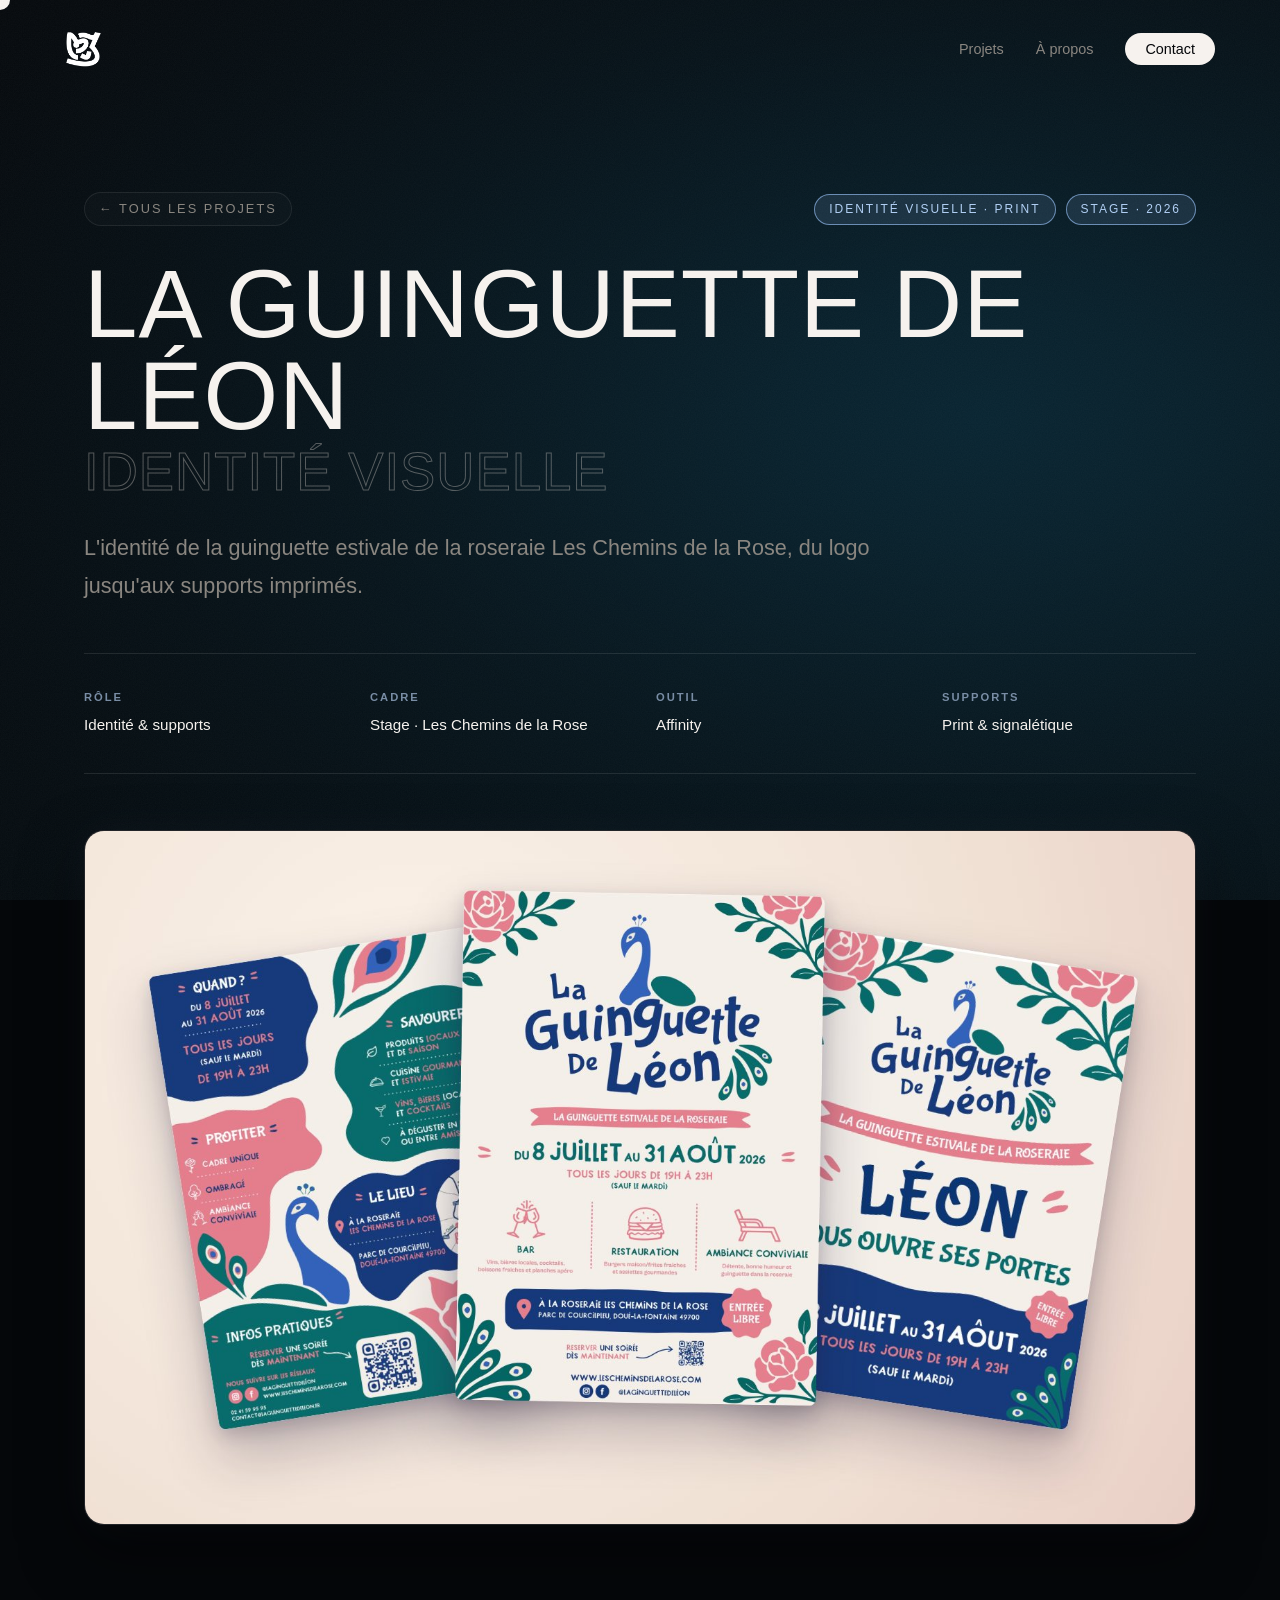
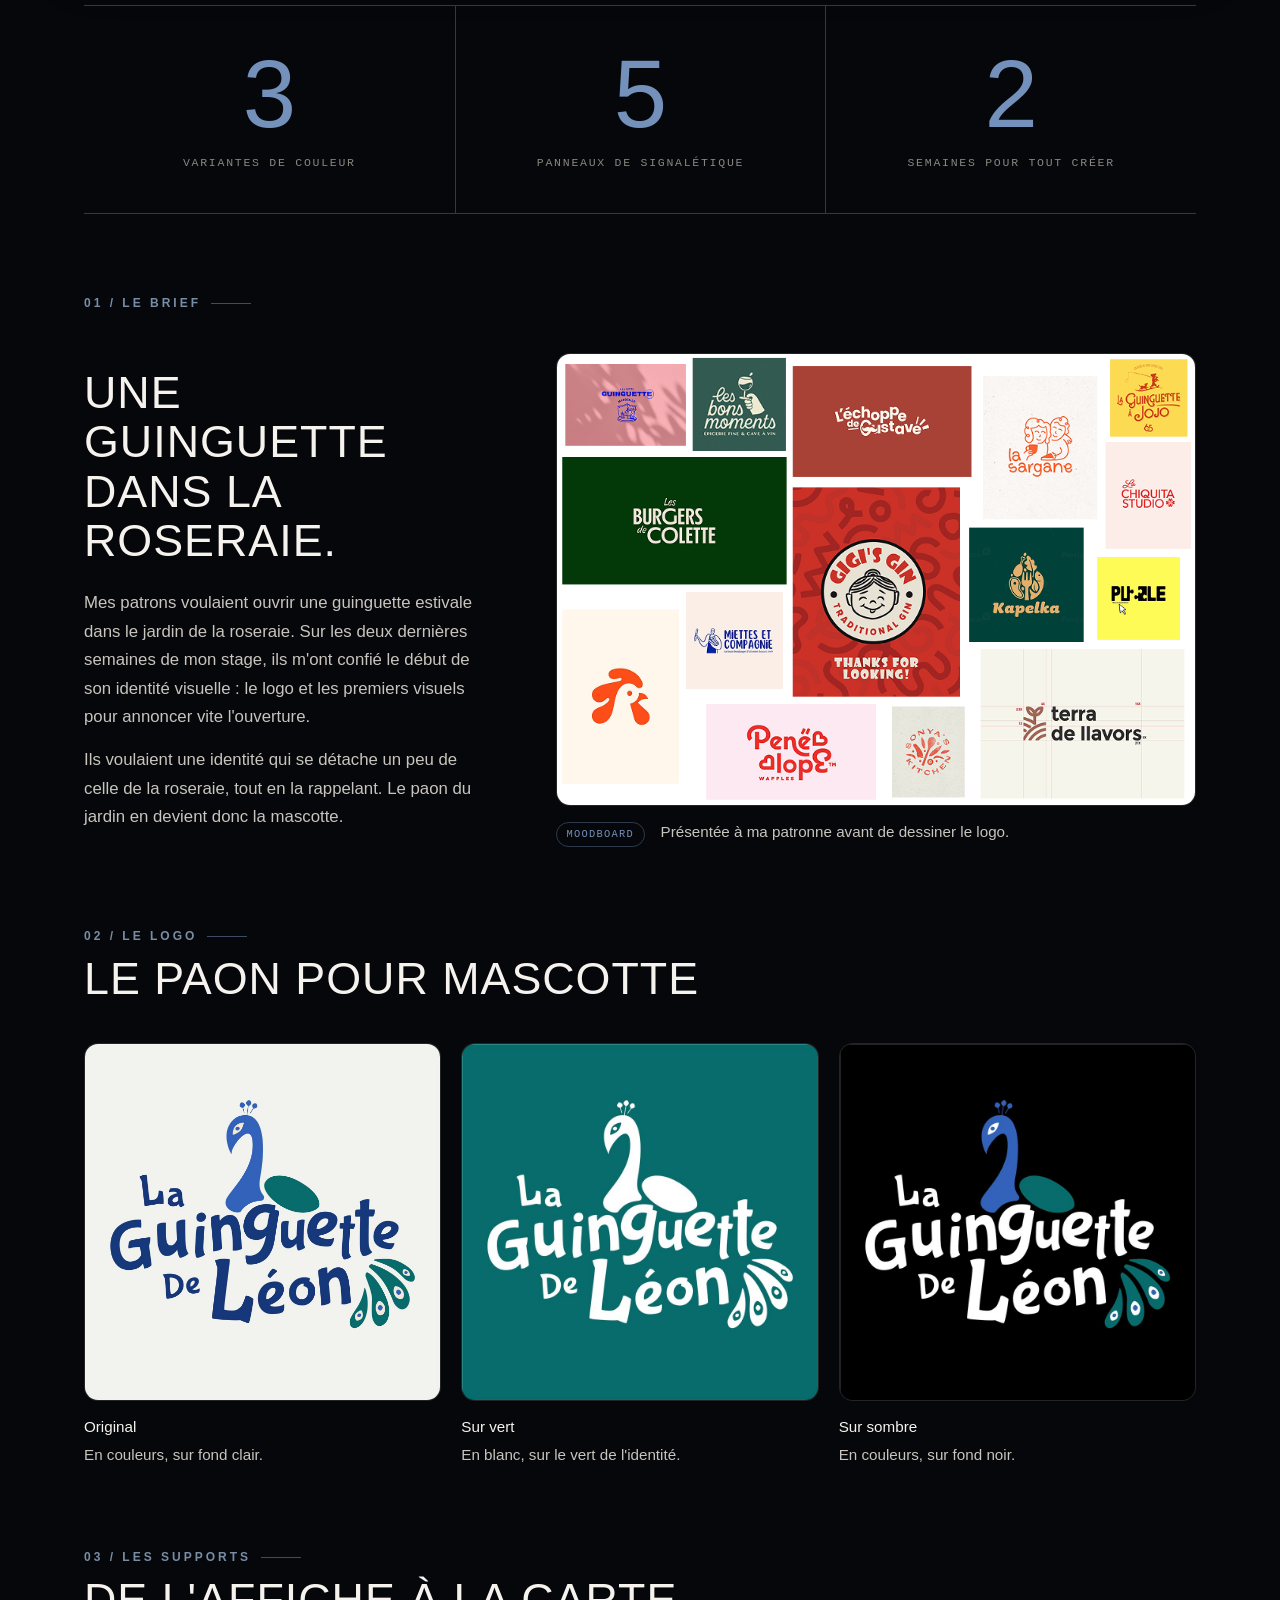
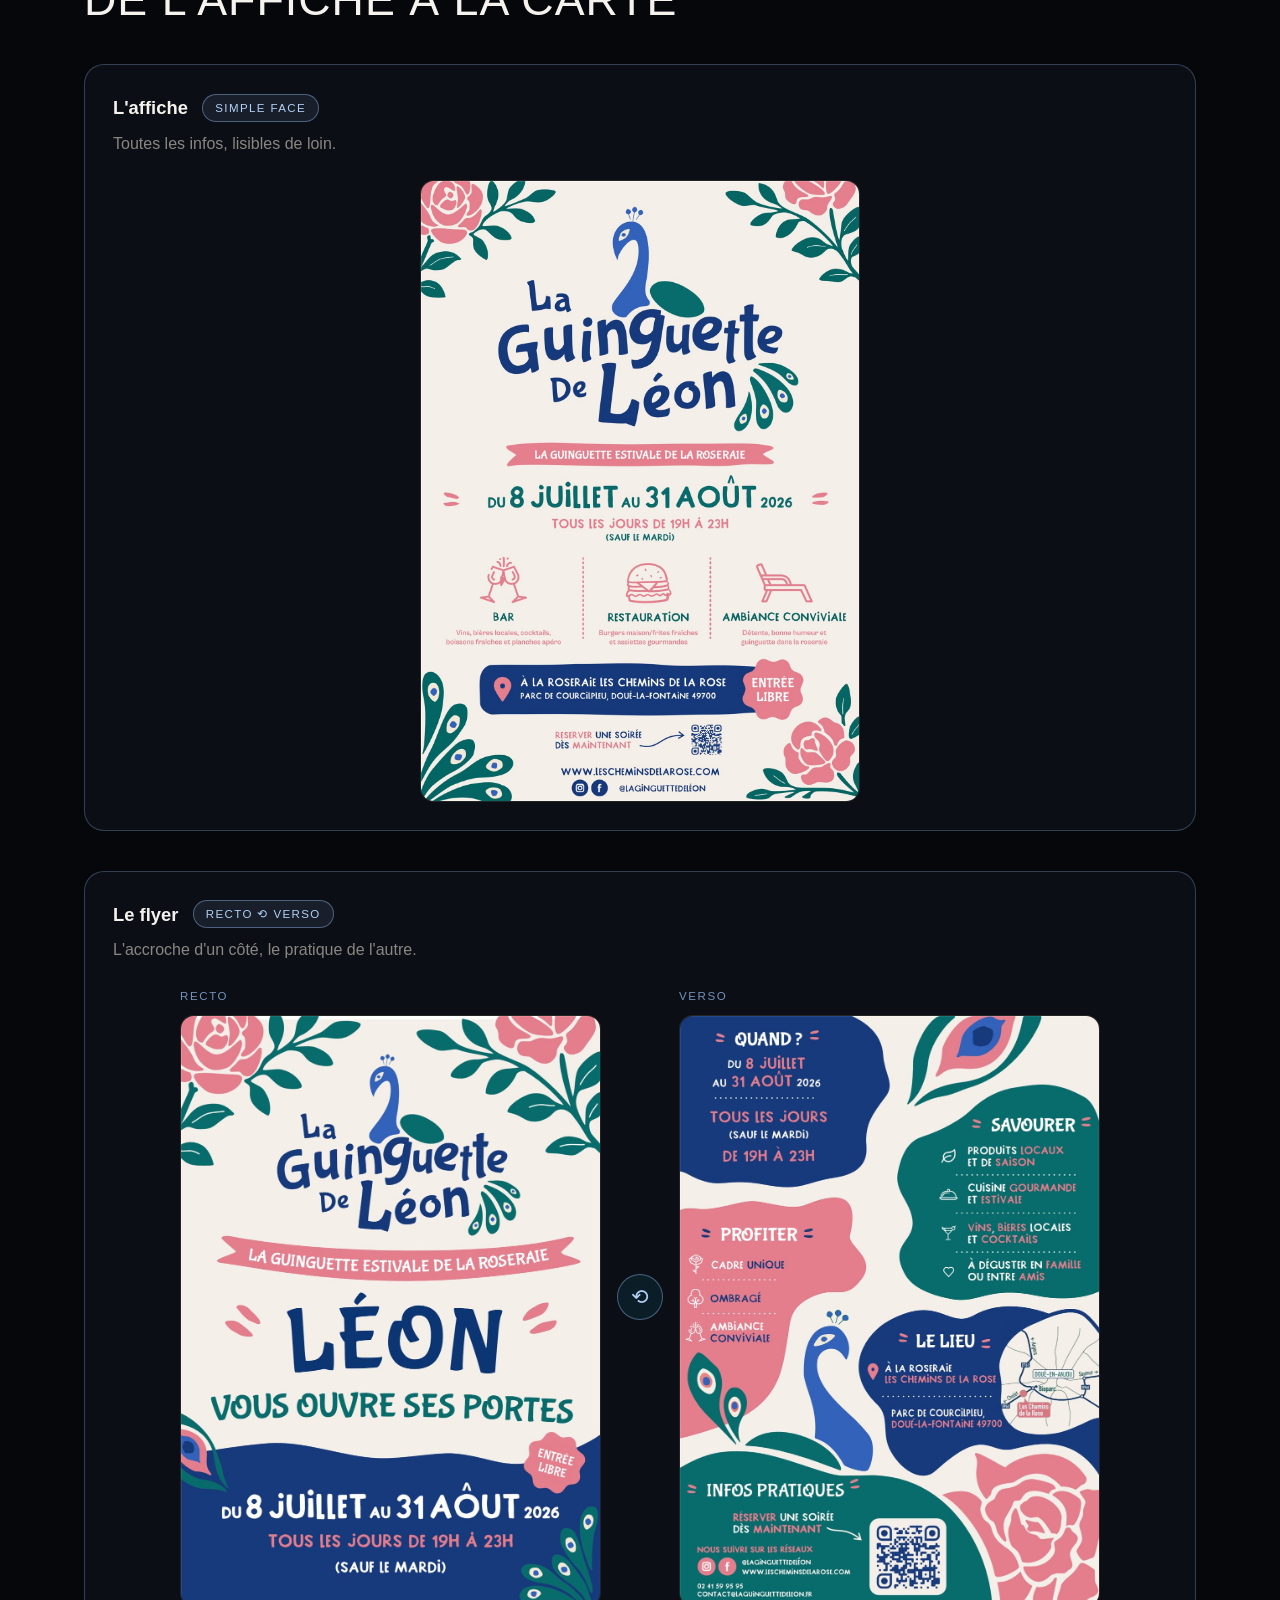
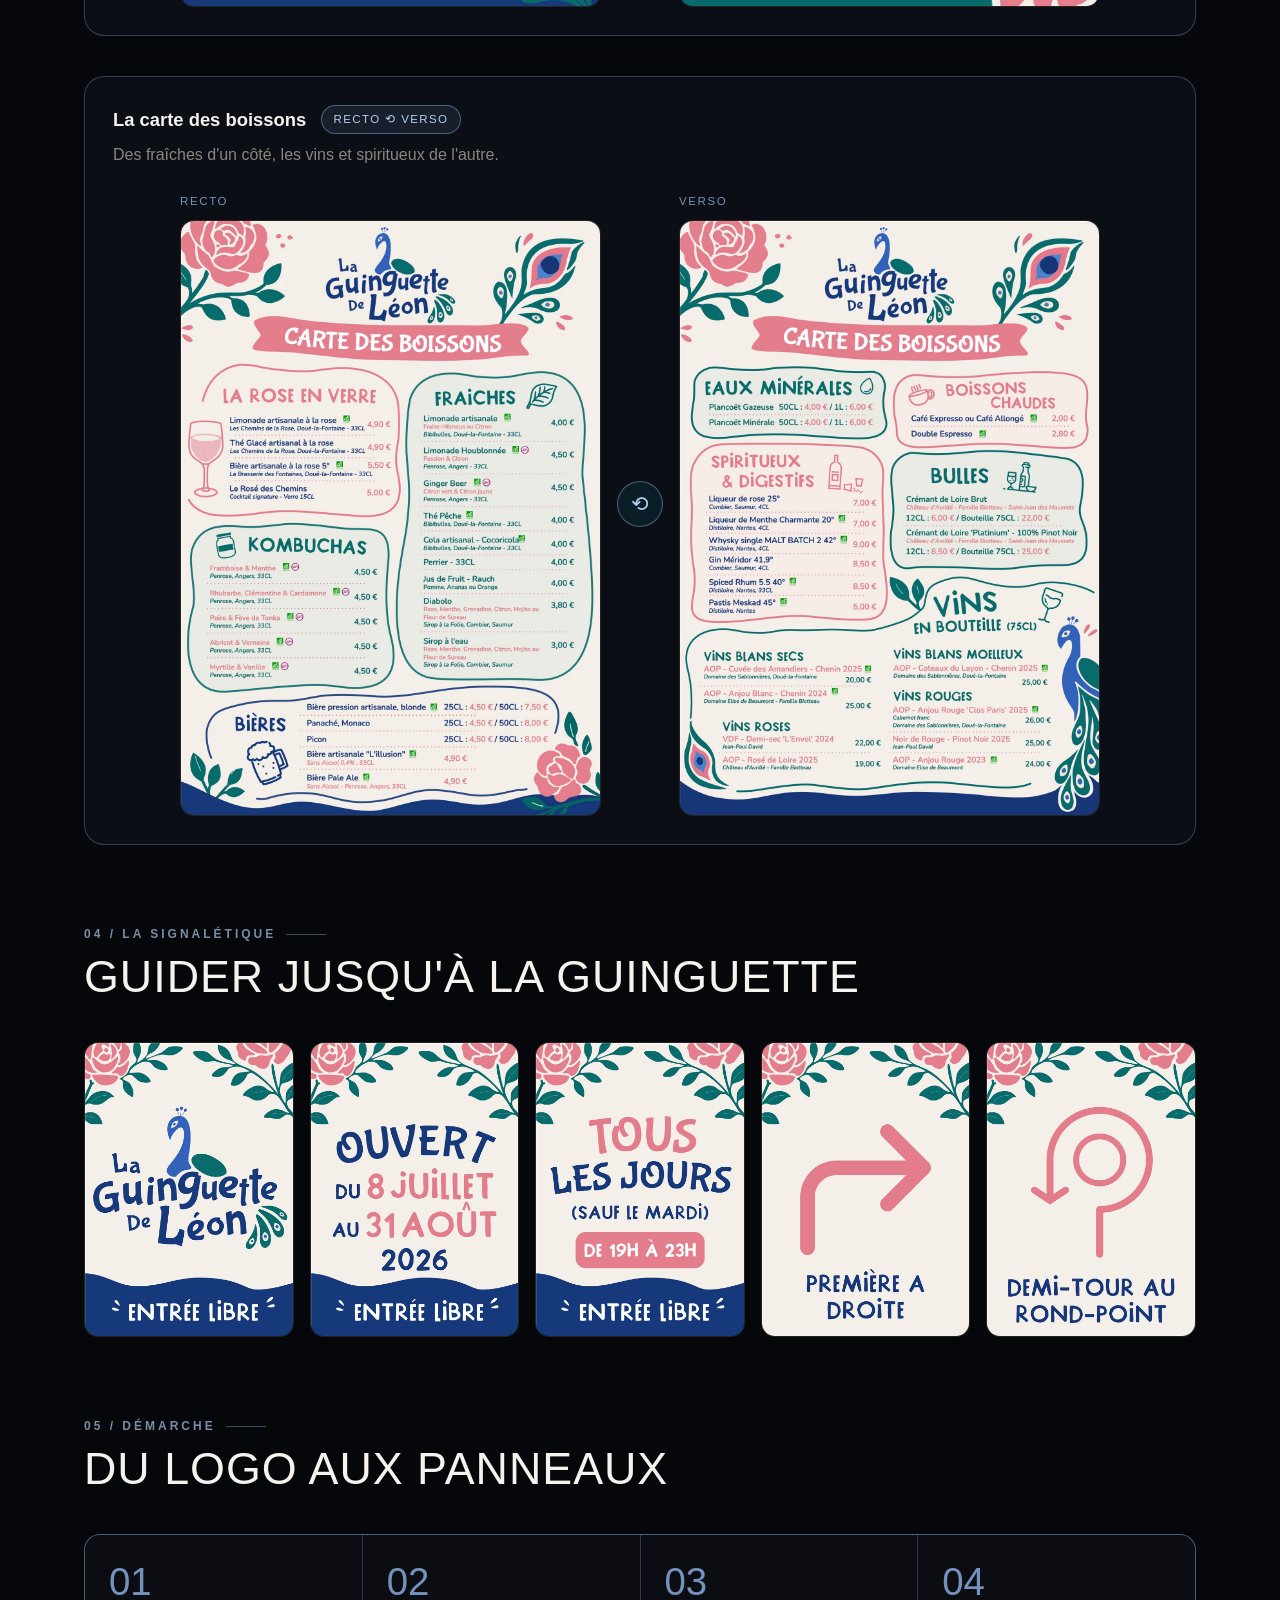
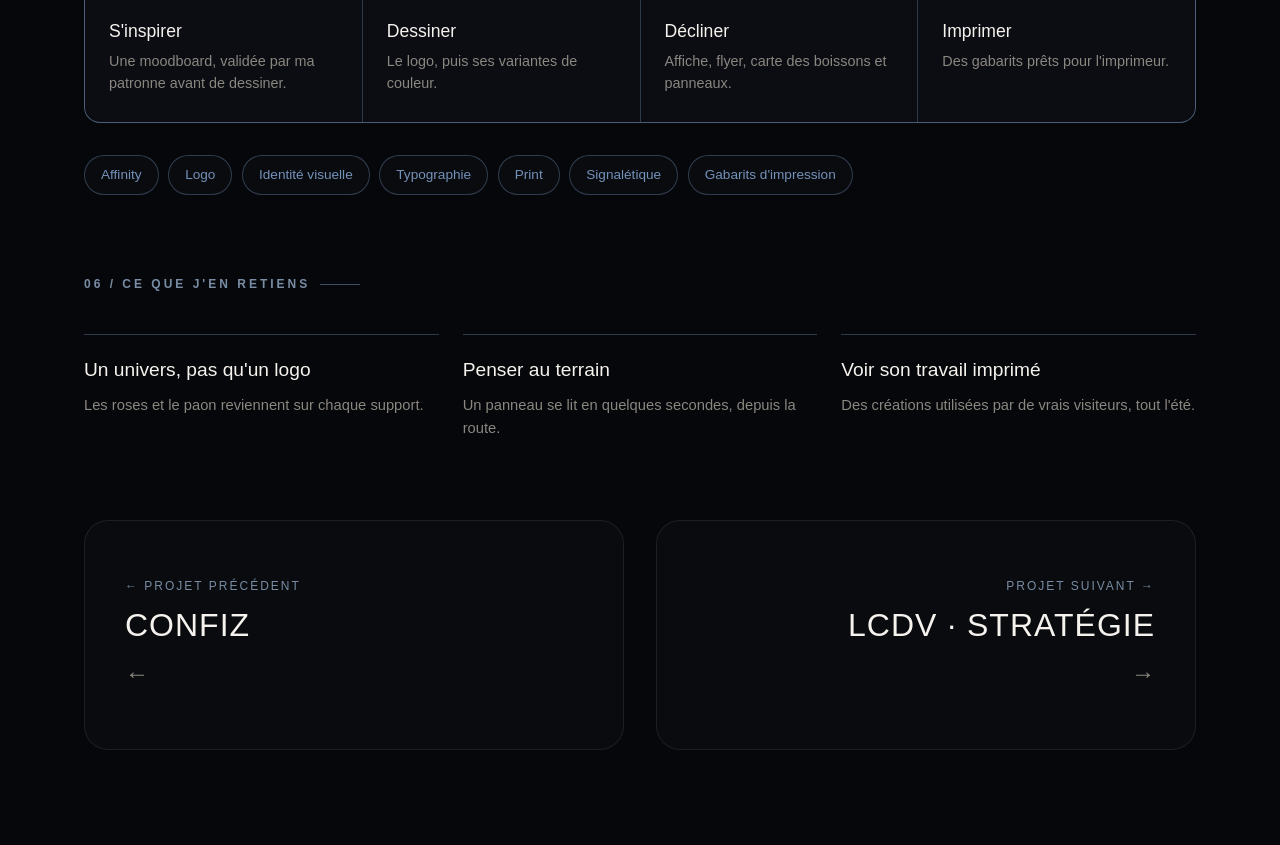
<file: projet-guinguette.html>
<!DOCTYPE html>
<html lang="fr" class="dark">

<head>
    <meta charset="UTF-8">
    <meta name="viewport" content="width=device-width, initial-scale=1.0">
    <title>La Guinguette de Léon — Identité visuelle · AGL</title>
    <meta name="description" content="Identité visuelle de La Guinguette de Léon, la guinguette estivale de la roseraie Les Chemins de la Rose : logo, affiche, flyers, carte et signalétique.">
    <meta name="author" content="Antonin Guillotot-Lechien">
    <!-- Aperçu lors d'un partage (LinkedIn, Messenger, mail...) -->
    <meta property="og:type" content="website">
    <meta property="og:locale" content="fr_FR">
    <meta property="og:site_name" content="Antonin Guillotot-Lechien · Portfolio">
    <meta property="og:title" content="La Guinguette de Léon — Identité visuelle · AGL">
    <meta property="og:description" content="Identité visuelle de La Guinguette de Léon, la guinguette estivale de la roseraie Les Chemins de la Rose : logo, affiche, flyers, carte et signalétique.">
    <meta property="og:image" content="img/projets/thumbs/guinguette.jpg">
    <meta name="twitter:card" content="summary_large_image">
    <!-- Favicon -->
    <link rel="icon" type="image/png" sizes="32x32" href="img/meta/favicon-32.png">
    <link rel="icon" type="image/png" sizes="512x512" href="img/meta/favicon-512.png">
    <link rel="apple-touch-icon" href="img/meta/apple-touch-icon.png">
    <link rel="stylesheet" href="style.css">
    <link rel="stylesheet" href="projets.css">
    <link href="https://fonts.cdnfonts.com/css/satoshi" rel="stylesheet">
    <link href="https://fonts.cdnfonts.com/css/vtf-gulax" rel="stylesheet">
</head>

<body>
    <div class="reading-progress-bar"></div>
    <div class="bg-container"></div>

    <!-- ENTRANCE LOADER -->
    <div id="loader">
        <div class="loader-logo-container">
            <img src="img/letter_logo_blanc.png" alt="Logo AGL" class="loader-logo">
            <div class="loader-glow"></div>
        </div>
    </div>

    <!-- Custom Cursor -->
    <div class="custom-cursor">
        <div class="cursor-tag">Voir</div>
    </div>

    <!-- HEADER / NAVBAR -->
    <header class="header">
        <nav class="navbar" id="navbar">
            <div class="logo">
                <a href="index.html" class="logo-text">
                    <img src="img/letter_logo_blanc.png" alt="Logo Antonin Guillotot-Lechien">
                </a>
            </div>
            <ul class="nav-links">
                <li><a href="projets.html">Projets</a></li>
                <li><a href="index.html#expertise">À propos</a></li>
                <li><a href="index.html#contact" class="btn-primary">Contact</a></li>
            </ul>

            <button class="hamburger" id="hamburger">
                <span></span>
                <span></span>
            </button>
        </nav>

        <div class="mobile-menu" id="mobile-menu">
            <ul class="mobile-nav-links">
                <li><a href="index.html#propos">À propos</a></li>
                <li><a href="index.html#expertise">Expertise</a></li>
                <li><a href="projets.html">Projets</a></li>
                <li><a href="index.html#contact">Contact</a></li>
            </ul>
        </div>
    </header>

    <main class="pd-container pd-minimal-layout">

        <!-- HERO -->
        <div class="pd-minimal-hero reveal">
            <div class="pd-hero-top-bar">
                <a href="projets.html" class="pd-back-link">← Tous les projets</a>
                <div class="pd-hero-badges">
                    <span class="pd-badge">Identité visuelle · Print</span>
                    <span class="pd-badge accent">Stage · 2026</span>
                </div>
            </div>

            <h1 class="pd-hero-title">
                La Guinguette de Léon
                <span>Identité visuelle</span>
            </h1>

            <p class="pd-hero-lead">
                L'identité de la guinguette estivale de la roseraie Les Chemins de la Rose, du logo jusqu'aux supports
                imprimés.
            </p>

            <div class="pd-minimal-specs-strip">
                <div class="pd-strip-item">
                    <span class="pd-strip-label">Rôle</span>
                    <span class="pd-strip-val">Identité & supports</span>
                </div>
                <div class="pd-strip-item">
                    <span class="pd-strip-label">Cadre</span>
                    <span class="pd-strip-val">Stage · Les Chemins de la Rose</span>
                </div>
                <div class="pd-strip-item">
                    <span class="pd-strip-label">Outil</span>
                    <span class="pd-strip-val">Affinity</span>
                </div>
                <div class="pd-strip-item">
                    <span class="pd-strip-label">Supports</span>
                    <span class="pd-strip-val">Print & signalétique</span>
                </div>
            </div>
        </div>

        <!-- APERÇU -->
        <section id="apercu" class="pd-section reveal">
            <div class="pd-media-showcase">
                <div class="pd-media-content">
                    <img src="img/projets/thumbs/guinguette.jpg"
                        alt="L'affiche et les deux faces du flyer de La Guinguette de Léon">
                </div>
            </div>
        </section>

        <!-- CHIFFRES CLÉS -->
        <section class="pd-section reveal">
            <div class="cz-figures">
                <div class="cz-figure">
                    <span class="cz-figure-num">3</span>
                    <span class="cz-figure-label cz-mono">Variantes de couleur</span>
                </div>
                <div class="cz-figure">
                    <span class="cz-figure-num">5</span>
                    <span class="cz-figure-label cz-mono">Panneaux de signalétique</span>
                </div>
                <div class="cz-figure">
                    <span class="cz-figure-num">2</span>
                    <span class="cz-figure-label cz-mono">Semaines pour tout créer</span>
                </div>
            </div>
        </section>

        <!-- BRIEF -->
        <section id="contexte" class="pd-section reveal">
            <div class="pd-section-header">
                <span class="pd-section-tag">01 / LE BRIEF</span>
            </div>
            <!-- Texte à gauche, moodboard à droite (affichée sans agrandissement pour rester nette) -->
            <div class="cz-brief">
                <div class="cz-brief-text">
                    <h2 class="pd-section-title">Une guinguette dans la roseraie.</h2>
                    <p>
                        Mes patrons voulaient ouvrir une guinguette estivale dans le jardin de la roseraie. Sur les deux
                        dernières semaines de mon stage, ils m'ont confié le début de son identité visuelle : le logo
                        et les premiers visuels pour annoncer vite l'ouverture.
                    </p>
                    <p>
                        Ils voulaient une identité qui se détache un peu de celle de la roseraie, tout en la rappelant.
                        Le paon du jardin en devient donc la mascotte.
                    </p>
                </div>
                <figure class="cz-screen cz-brief-mood">
                    <div class="cz-screen-img">
                        <img src="img/projets/guinguette/moodboard.png" width="842" height="595"
                            alt="Moodboard d'inspiration : logos de guinguettes, d'épiceries et de restaurants aux couleurs franches et aux lettrages manuscrits">
                    </div>
                    <figcaption><span class="cz-role-tag">Moodboard</span>Présentée à ma patronne avant de dessiner le
                        logo.</figcaption>
                </figure>
            </div>
        </section>

        <!-- LOGO -->
        <section id="logo" class="pd-section reveal">
            <div class="pd-section-header">
                <span class="pd-section-tag">02 / LE LOGO</span>
                <h2 class="pd-section-title">Le paon pour mascotte</h2>
            </div>
            <!-- Le logo et ses variantes de couleur, côte à côte -->
            <div class="cz-pistes">
                <figure class="cz-screen cz-piste">
                    <div class="cz-screen-img">
                        <img src="img/projets/guinguette/logo-final.jpg"
                            alt="Logo de La Guinguette de Léon : un paon bleu au-dessus du nom en lettres manuscrites">
                    </div>
                    <figcaption><strong>Original</strong>En couleurs, sur fond clair.</figcaption>
                </figure>
                <figure class="cz-screen cz-piste">
                    <div class="cz-screen-img">
                        <img src="img/projets/guinguette/logo-vert.jpg" alt="Logo en blanc sur fond vert">
                    </div>
                    <figcaption><strong>Sur vert</strong>En blanc, sur le vert de l'identité.</figcaption>
                </figure>
                <figure class="cz-screen cz-piste">
                    <div class="cz-screen-img">
                        <img src="img/projets/guinguette/logo-noir.jpg" alt="Logo en couleurs sur fond noir">
                    </div>
                    <figcaption><strong>Sur sombre</strong>En couleurs, sur fond noir.</figcaption>
                </figure>
            </div>
        </section>

        <!-- SUPPORTS -->
        <section id="supports" class="pd-section reveal">
            <div class="pd-section-header">
                <span class="pd-section-tag">03 / LES SUPPORTS</span>
                <h2 class="pd-section-title">De l'affiche à la carte</h2>
            </div>
            <!-- Affiche : un support simple face, seul sur sa ligne -->
            <div class="cz-rv cz-rv-single">
                <div class="cz-rv-head">
                    <strong>L'affiche</strong>
                    <span class="cz-rv-chip">Simple face</span>
                    <p>Toutes les infos, lisibles de loin.</p>
                </div>
                <div class="cz-rv-faces">
                    <figure class="cz-rv-face">
                        <div class="cz-screen-img">
                            <img src="img/projets/guinguette/affiche.jpg"
                                alt="Affiche : dates, horaires, bar, restauration et ambiance de la guinguette">
                        </div>
                    </figure>
                </div>
            </div>

            <!-- Flyer : recto et verso réunis dans un même bloc -->
            <div class="cz-rv">
                <div class="cz-rv-head">
                    <strong>Le flyer</strong>
                    <span class="cz-rv-chip">Recto <span aria-hidden="true">⟲</span> Verso</span>
                    <p>L'accroche d'un côté, le pratique de l'autre.</p>
                </div>
                <div class="cz-rv-faces">
                    <figure class="cz-rv-face">
                        <span class="cz-rv-side">Recto</span>
                        <div class="cz-screen-img">
                            <img src="img/projets/guinguette/flyer-recto.jpg"
                                alt="Recto du flyer : Léon vous ouvre ses portes">
                        </div>
                    </figure>
                    <span class="cz-rv-flip" aria-hidden="true">⟲</span>
                    <figure class="cz-rv-face">
                        <span class="cz-rv-side">Verso</span>
                        <div class="cz-screen-img">
                            <img src="img/projets/guinguette/flyer-verso.jpg"
                                alt="Verso du flyer : quand, profiter, savourer, le lieu et infos pratiques">
                        </div>
                    </figure>
                </div>
            </div>

            <!-- Carte des boissons : même principe -->
            <div class="cz-rv">
                <div class="cz-rv-head">
                    <strong>La carte des boissons</strong>
                    <span class="cz-rv-chip">Recto <span aria-hidden="true">⟲</span> Verso</span>
                    <p>Des fraîches d'un côté, les vins et spiritueux de l'autre.</p>
                </div>
                <div class="cz-rv-faces">
                    <figure class="cz-rv-face">
                        <span class="cz-rv-side">Recto</span>
                        <div class="cz-screen-img">
                            <img src="img/projets/guinguette/menu-1.jpg"
                                alt="Carte des boissons, recto : la rose en verre, boissons fraîches, kombuchas et bières">
                        </div>
                    </figure>
                    <span class="cz-rv-flip" aria-hidden="true">⟲</span>
                    <figure class="cz-rv-face">
                        <span class="cz-rv-side">Verso</span>
                        <div class="cz-screen-img">
                            <img src="img/projets/guinguette/menu-2.jpg"
                                alt="Carte des boissons, verso : eaux, boissons chaudes, spiritueux, bulles et vins">
                        </div>
                    </figure>
                </div>
            </div>
        </section>

        <!-- SIGNALÉTIQUE -->
        <section id="signaletique" class="pd-section reveal">
            <div class="pd-section-header">
                <span class="pd-section-tag">04 / LA SIGNALÉTIQUE</span>
                <h2 class="pd-section-title">Guider jusqu'à la guinguette</h2>
            </div>
            <div class="cz-screens cols-5">
                <figure class="cz-screen">
                    <div class="cz-screen-img"><img src="img/projets/guinguette/panneau-1.jpg"
                            alt="Panneau avec le logo et la mention Entrée libre"></div>
                </figure>
                <figure class="cz-screen">
                    <div class="cz-screen-img"><img src="img/projets/guinguette/panneau-2.jpg"
                            alt="Panneau : ouvert du 8 juillet au 31 août 2026"></div>
                </figure>
                <figure class="cz-screen">
                    <div class="cz-screen-img"><img src="img/projets/guinguette/panneau-3.jpg"
                            alt="Panneau : tous les jours sauf le mardi, de 19 h à 23 h"></div>
                </figure>
                <figure class="cz-screen">
                    <div class="cz-screen-img"><img src="img/projets/guinguette/fleche-droite.jpg"
                            alt="Panneau directionnel : première à droite"></div>
                </figure>
                <figure class="cz-screen">
                    <div class="cz-screen-img"><img src="img/projets/guinguette/fleche-rondpoint.jpg"
                            alt="Panneau directionnel : demi-tour au rond-point"></div>
                </figure>
            </div>
        </section>

        <!-- DÉMARCHE -->
        <section id="demarche" class="pd-section reveal">
            <div class="pd-section-header">
                <span class="pd-section-tag">05 / DÉMARCHE</span>
                <h2 class="pd-section-title">Du logo aux panneaux</h2>
            </div>
            <div class="cz-steps">
                <div class="cz-step">
                    <span class="cz-step-num">01</span>
                    <h4>S'inspirer</h4>
                    <p>Une moodboard, validée par ma patronne avant de dessiner.</p>
                </div>
                <div class="cz-step">
                    <span class="cz-step-num">02</span>
                    <h4>Dessiner</h4>
                    <p>Le logo, puis ses variantes de couleur.</p>
                </div>
                <div class="cz-step">
                    <span class="cz-step-num">03</span>
                    <h4>Décliner</h4>
                    <p>Affiche, flyer, carte des boissons et panneaux.</p>
                </div>
                <div class="cz-step">
                    <span class="cz-step-num">04</span>
                    <h4>Imprimer</h4>
                    <p>Des gabarits prêts pour l'imprimeur.</p>
                </div>
            </div>
            <div class="cz-stack">
                <span class="pd-skill-tag">Affinity</span>
                <span class="pd-skill-tag">Logo</span>
                <span class="pd-skill-tag">Identité visuelle</span>
                <span class="pd-skill-tag">Typographie</span>
                <span class="pd-skill-tag">Print</span>
                <span class="pd-skill-tag">Signalétique</span>
                <span class="pd-skill-tag">Gabarits d'impression</span>
            </div>
        </section>

        <!-- BILAN -->
        <section id="bilan" class="pd-section reveal">
            <div class="pd-section-header">
                <span class="pd-section-tag">06 / CE QUE J'EN RETIENS</span>
            </div>
            <div class="cz-takeaways">
                <div class="cz-takeaway">
                    <strong>Un univers, pas qu'un logo</strong>
                    <p>Les roses et le paon reviennent sur chaque support.</p>
                </div>
                <div class="cz-takeaway">
                    <strong>Penser au terrain</strong>
                    <p>Un panneau se lit en quelques secondes, depuis la route.</p>
                </div>
                <div class="cz-takeaway">
                    <strong>Voir son travail imprimé</strong>
                    <p>Des créations utilisées par de vrais visiteurs, tout l'été.</p>
                </div>
            </div>
        </section>

        <!-- NAVIGATION -->
        <div class="pd-next-prev-grid reveal">
            <a href="projet-confiz.html" class="pd-nav-card prev">
                <span class="pd-nav-card-sub">← Projet précédent</span>
                <h3 class="pd-nav-card-title">Confiz</h3>
                <span class="pd-nav-card-arrow">←</span>
            </a>
            <a href="projet-lcdv-strategie.html" class="pd-nav-card next">
                <span class="pd-nav-card-sub">Projet suivant →</span>
                <h3 class="pd-nav-card-title">LCDV · Stratégie</h3>
                <span class="pd-nav-card-arrow">→</span>
            </a>
        </div>

    </main>

    <script src="script.js"></script>
</body>

</html>
</file>
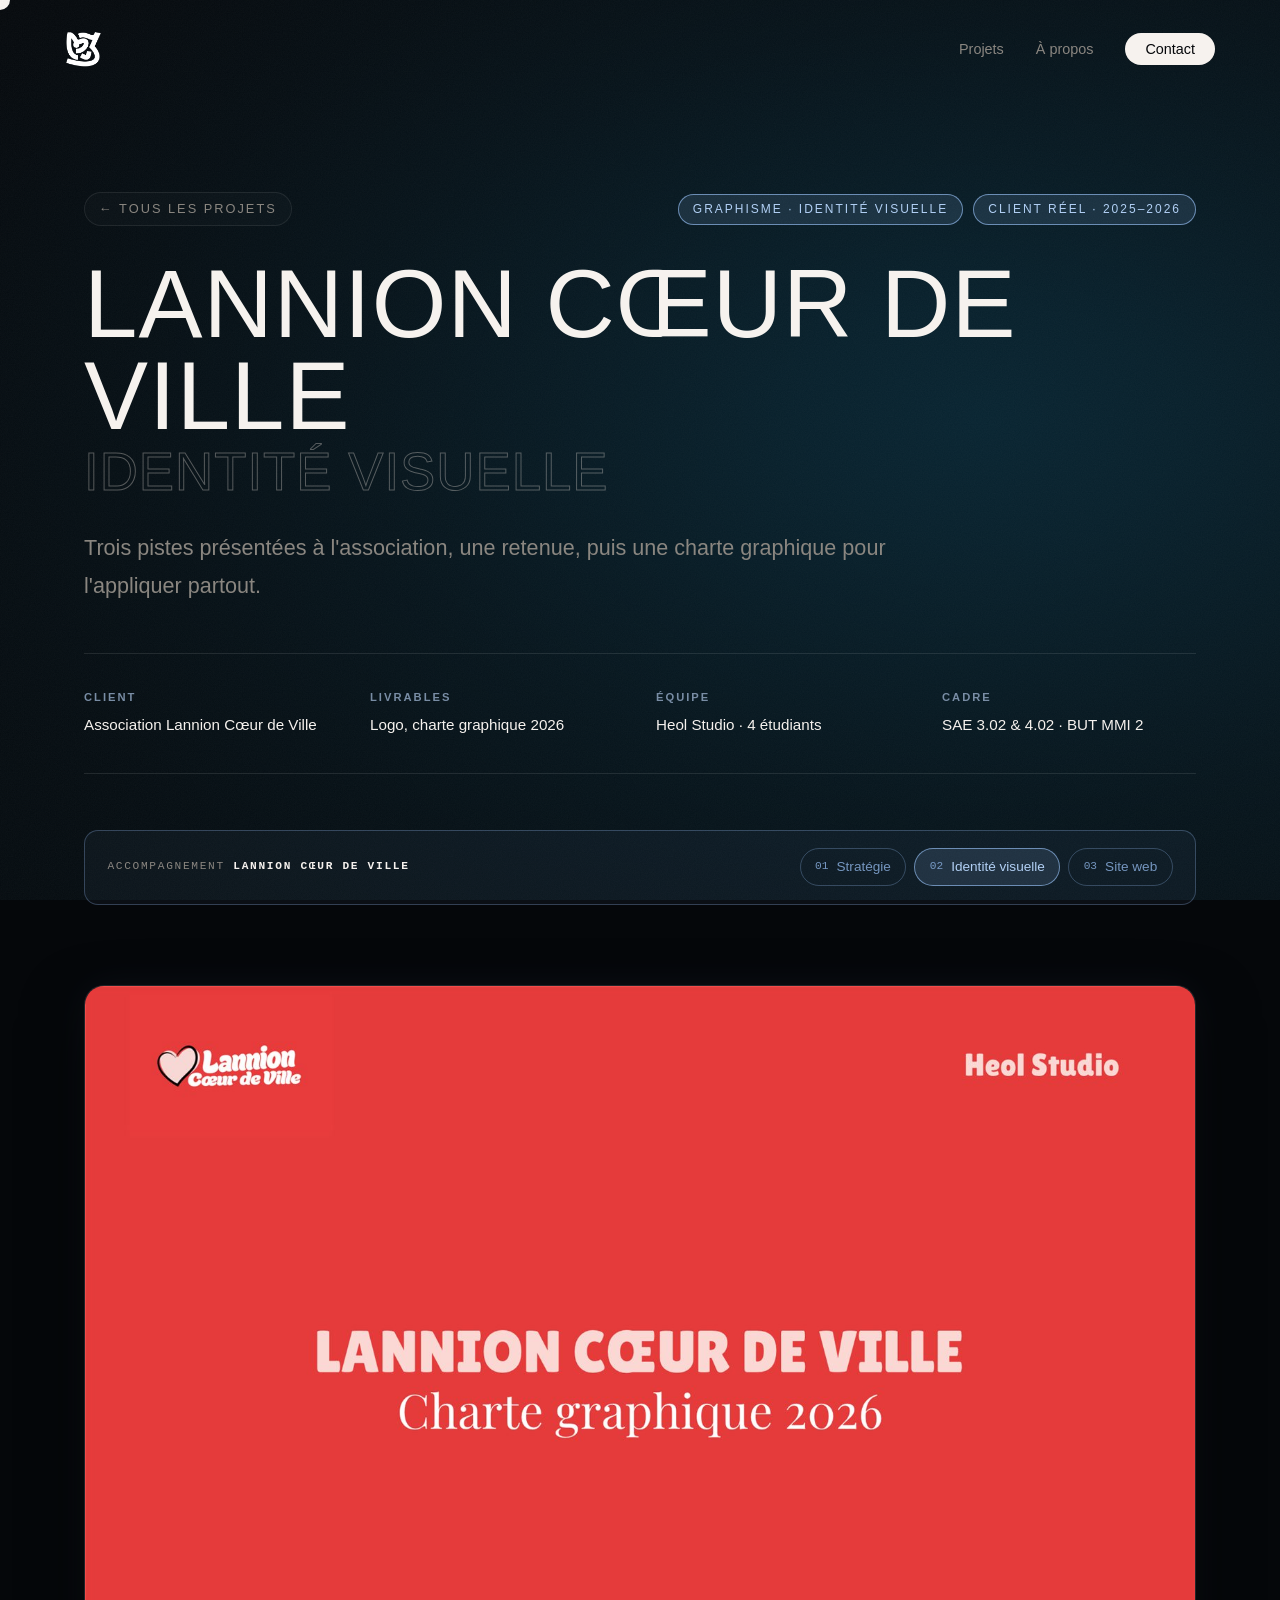
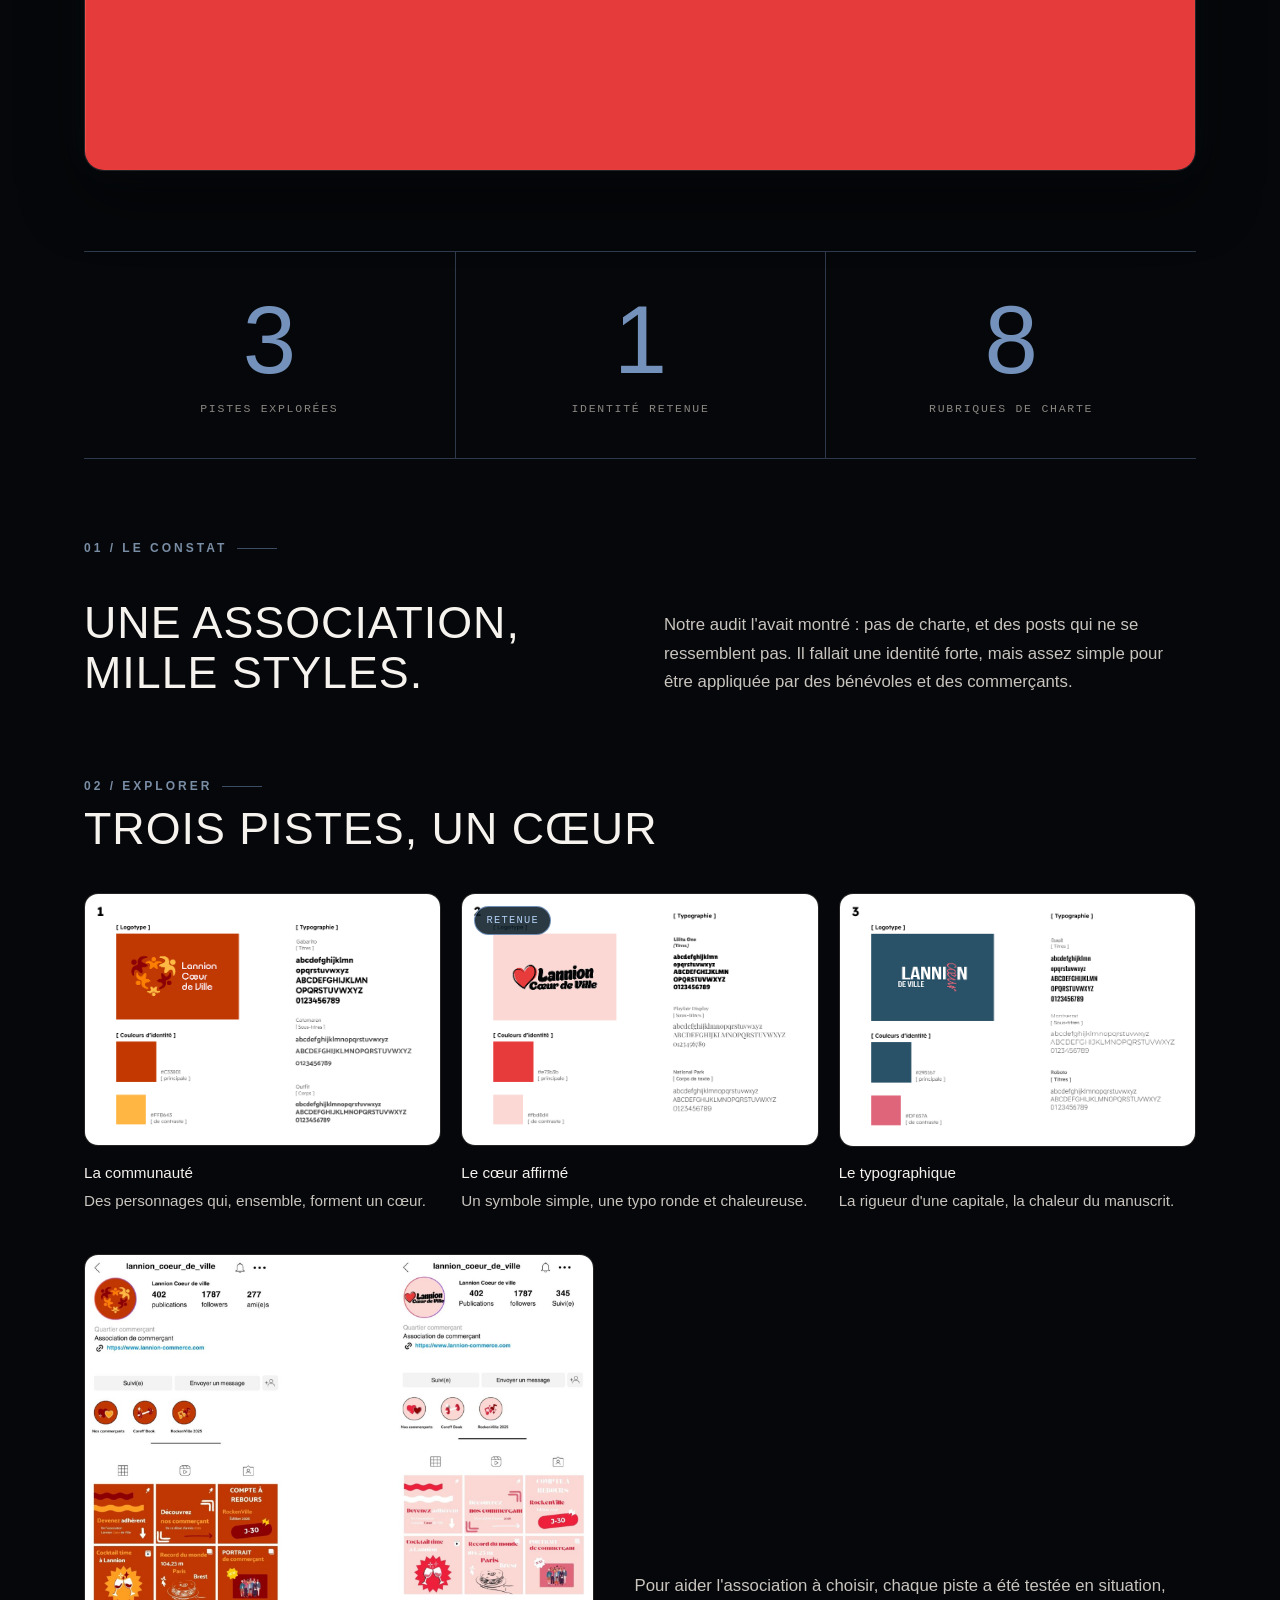
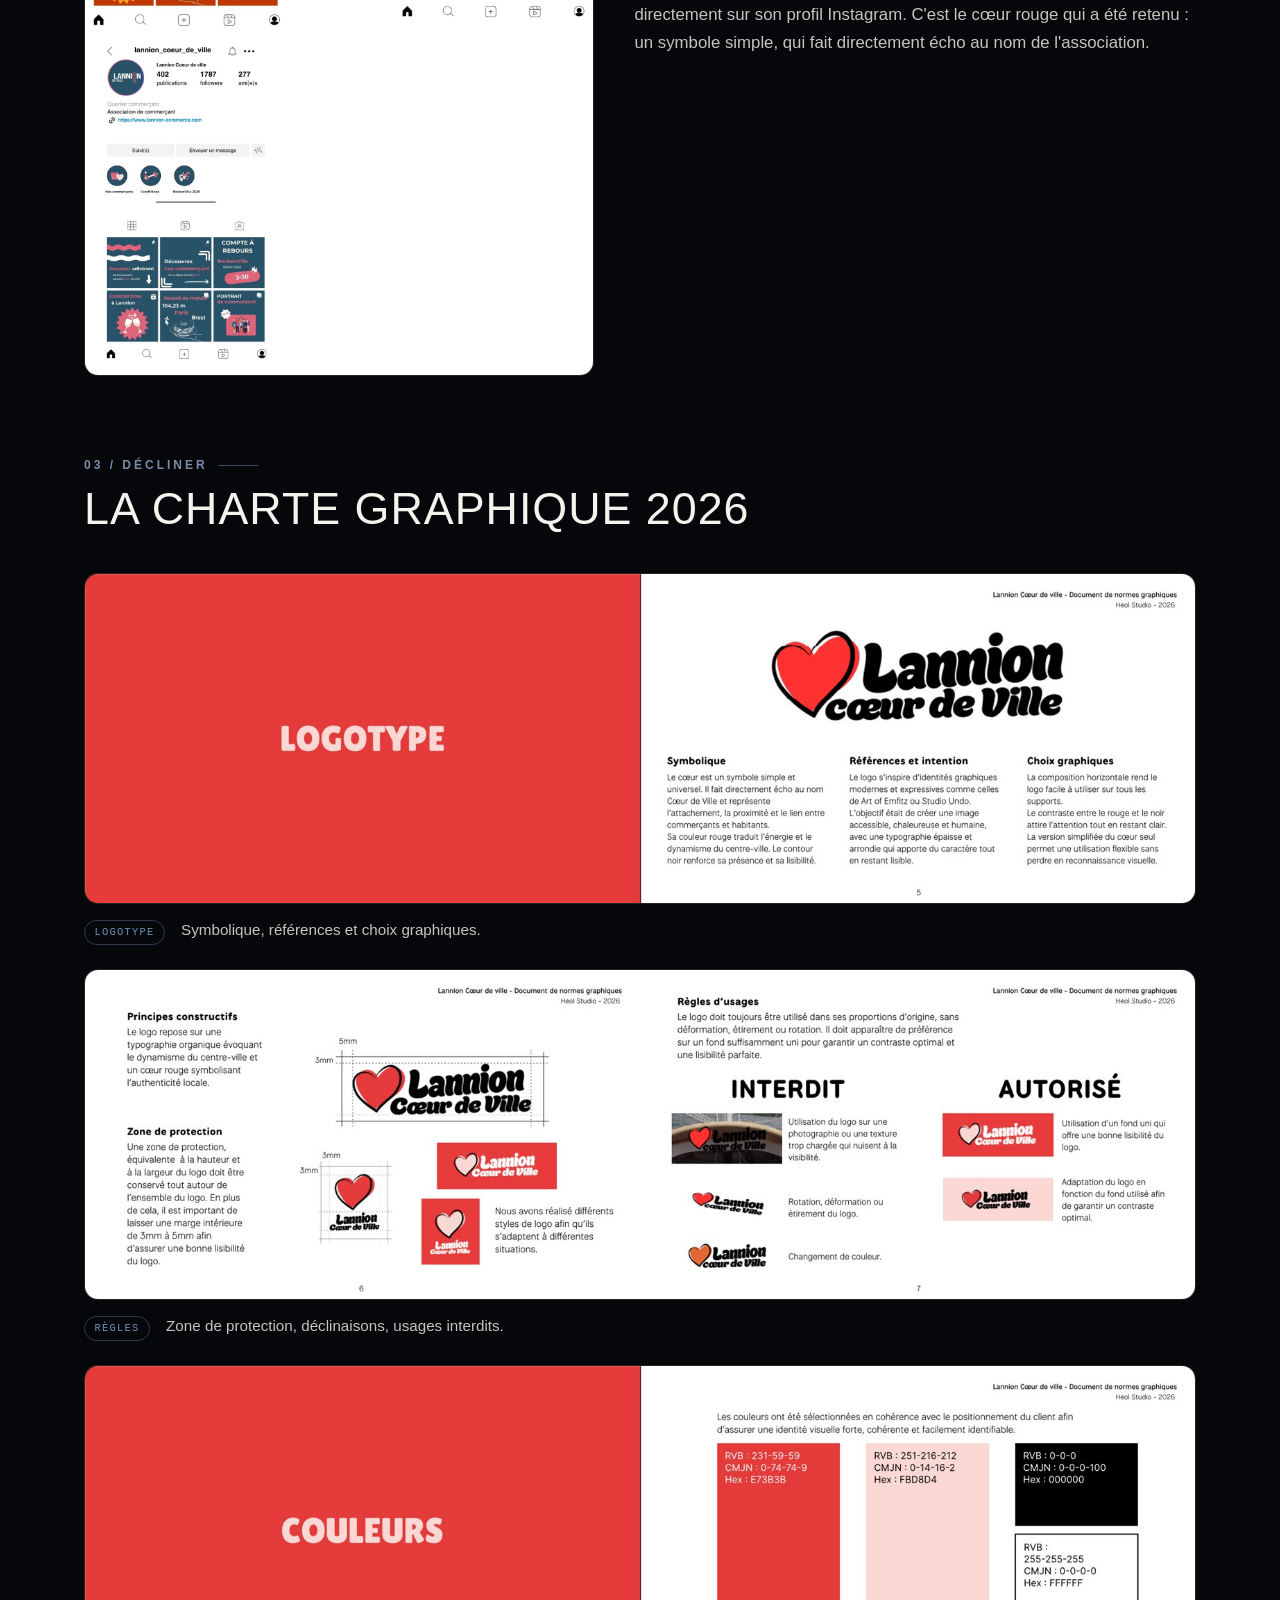
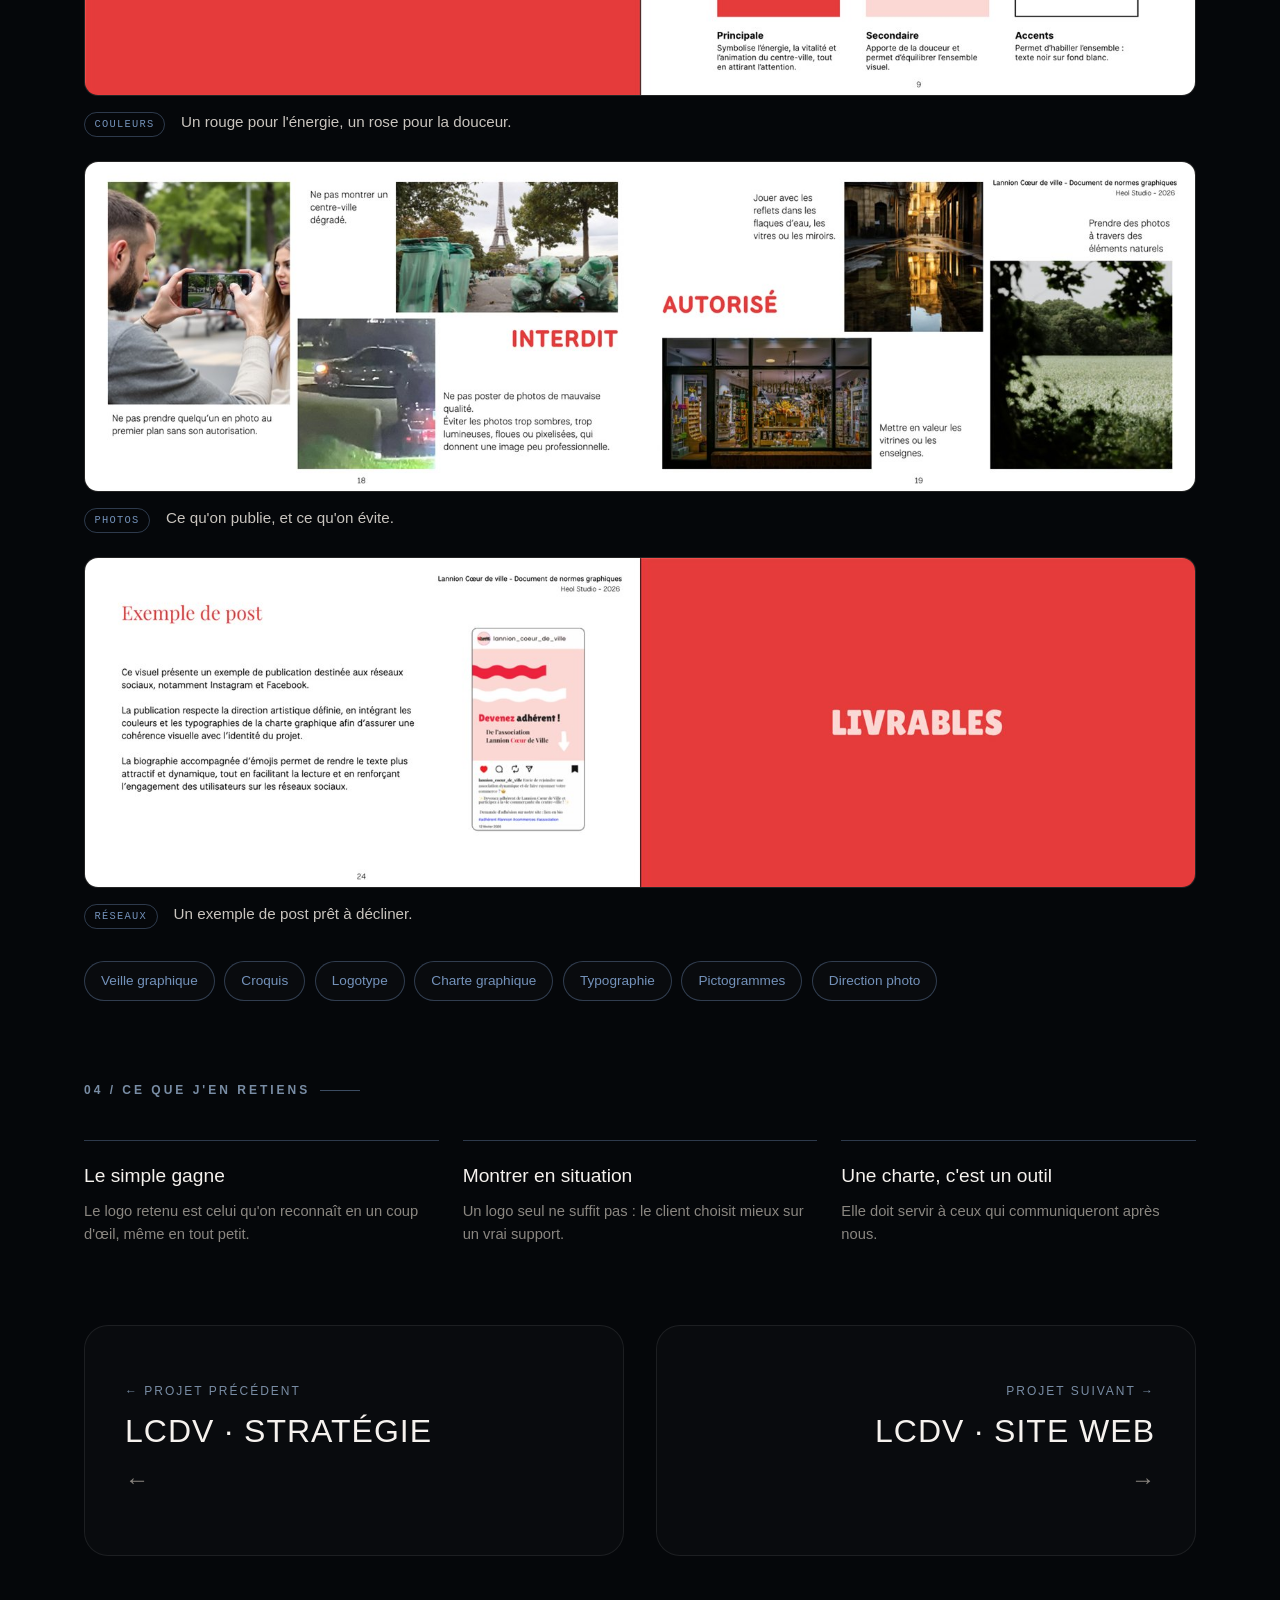
<file: projet-lcdv-identite.html>
<!DOCTYPE html>
<html lang="fr" class="dark">

<head>
    <meta charset="UTF-8">
    <meta name="viewport" content="width=device-width, initial-scale=1.0">
    <title>Lannion Cœur de Ville — Identité visuelle · AGL</title>
    <meta name="description" content="Trois pistes de logo, une retenue, et la charte graphique 2026 de l'association Lannion Cœur de Ville.">
    <meta name="author" content="Antonin Guillotot-Lechien">
    <!-- Aperçu lors d'un partage (LinkedIn, Messenger, mail...) -->
    <meta property="og:type" content="website">
    <meta property="og:locale" content="fr_FR">
    <meta property="og:site_name" content="Antonin Guillotot-Lechien · Portfolio">
    <meta property="og:title" content="Lannion Cœur de Ville — Identité visuelle · AGL">
    <meta property="og:description" content="Trois pistes de logo, une retenue, et la charte graphique 2026 de l'association Lannion Cœur de Ville.">
    <meta property="og:image" content="img/projets/lcdv/id-charte-01.jpg">
    <meta name="twitter:card" content="summary_large_image">
    <!-- Favicon -->
    <link rel="icon" type="image/png" sizes="32x32" href="img/meta/favicon-32.png">
    <link rel="icon" type="image/png" sizes="512x512" href="img/meta/favicon-512.png">
    <link rel="apple-touch-icon" href="img/meta/apple-touch-icon.png">
    <link rel="stylesheet" href="style.css">
    <link rel="stylesheet" href="projets.css">
    <link href="https://fonts.cdnfonts.com/css/satoshi" rel="stylesheet">
    <link href="https://fonts.cdnfonts.com/css/vtf-gulax" rel="stylesheet">
</head>

<body>
    <div class="reading-progress-bar"></div>
    <div class="bg-container"></div>

    <!-- ENTRANCE LOADER -->
    <div id="loader">
        <div class="loader-logo-container">
            <img src="img/letter_logo_blanc.png" alt="Logo AGL" class="loader-logo">
            <div class="loader-glow"></div>
        </div>
    </div>

    <!-- Custom Cursor -->
    <div class="custom-cursor">
        <div class="cursor-tag">Voir</div>
    </div>

    <!-- HEADER / NAVBAR -->
    <header class="header">
        <nav class="navbar" id="navbar">
            <div class="logo">
                <a href="index.html" class="logo-text">
                    <img src="img/letter_logo_blanc.png" alt="Logo Antonin Guillotot-Lechien">
                </a>
            </div>
            <ul class="nav-links">
                <li><a href="projets.html">Projets</a></li>
                <li><a href="index.html#expertise">À propos</a></li>
                <li><a href="index.html#contact" class="btn-primary">Contact</a></li>
            </ul>

            <button class="hamburger" id="hamburger">
                <span></span>
                <span></span>
            </button>
        </nav>

        <div class="mobile-menu" id="mobile-menu">
            <ul class="mobile-nav-links">
                <li><a href="index.html#propos">À propos</a></li>
                <li><a href="index.html#expertise">Expertise</a></li>
                <li><a href="projets.html">Projets</a></li>
                <li><a href="index.html#contact">Contact</a></li>
            </ul>
        </div>
    </header>

    <main class="pd-container pd-minimal-layout">

        <!-- HERO -->
        <div class="pd-minimal-hero reveal">
            <div class="pd-hero-top-bar">
                <a href="projets.html" class="pd-back-link">← Tous les projets</a>
                <div class="pd-hero-badges">
                    <span class="pd-badge">Graphisme · Identité visuelle</span>
                    <span class="pd-badge accent">Client réel · 2025–2026</span>
                </div>
            </div>

            <h1 class="pd-hero-title">
                Lannion Cœur de Ville
                <span>Identité visuelle</span>
            </h1>

            <p class="pd-hero-lead">
                Trois pistes présentées à l'association, une retenue, puis une charte graphique pour l'appliquer
                partout.
            </p>

            <div class="pd-minimal-specs-strip">
                <div class="pd-strip-item">
                    <span class="pd-strip-label">Client</span>
                    <span class="pd-strip-val">Association Lannion Cœur de Ville</span>
                </div>
                <div class="pd-strip-item">
                    <span class="pd-strip-label">Livrables</span>
                    <span class="pd-strip-val">Logo, charte graphique 2026</span>
                </div>
                <div class="pd-strip-item">
                    <span class="pd-strip-label">Équipe</span>
                    <span class="pd-strip-val">Heol Studio · 4 étudiants</span>
                </div>
                <div class="pd-strip-item">
                    <span class="pd-strip-label">Cadre</span>
                    <span class="pd-strip-val">SAE 3.02 & 4.02 · BUT MMI 2</span>
                </div>
            </div>
        </div>

        <!-- SÉRIE -->
        <section class="pd-section reveal">
            <nav class="series-nav" aria-label="Projets de l'accompagnement Lannion Cœur de Ville">
                <span class="series-nav-label">Accompagnement <strong>Lannion Cœur de Ville</strong></span>
                <div class="series-nav-links">
                    <a href="projet-lcdv-strategie.html"><em>01</em> Stratégie</a>
                    <a href="projet-lcdv-identite.html" class="is-current" aria-current="page"><em>02</em>
                        Identité visuelle</a>
                    <a href="projet-lcdv-site.html"><em>03</em> Site web</a>
                </div>
            </nav>
        </section>

        <!-- APERÇU -->
        <section id="apercu" class="pd-section reveal">
            <div class="pd-media-showcase">
                <div class="pd-media-content">
                    <img src="img/projets/lcdv/id-charte-01.jpg"
                        alt="Couverture de la charte graphique 2026 de Lannion Cœur de Ville, signée Heol Studio">
                </div>
            </div>
        </section>

        <!-- CHIFFRES CLÉS -->
        <section class="pd-section reveal">
            <div class="cz-figures">
                <div class="cz-figure">
                    <span class="cz-figure-num">3</span>
                    <span class="cz-figure-label cz-mono">Pistes explorées</span>
                </div>
                <div class="cz-figure">
                    <span class="cz-figure-num">1</span>
                    <span class="cz-figure-label cz-mono">Identité retenue</span>
                </div>
                <div class="cz-figure">
                    <span class="cz-figure-num">8</span>
                    <span class="cz-figure-label cz-mono">Rubriques de charte</span>
                </div>
            </div>
        </section>

        <!-- CONSTAT -->
        <section id="contexte" class="pd-section reveal">
            <div class="pd-section-header">
                <span class="pd-section-tag">01 / LE CONSTAT</span>
            </div>
            <div class="cz-context">
                <h2 class="pd-section-title">Une association, mille styles.</h2>
                <p>
                    Notre audit l'avait montré : pas de charte, et des posts qui ne se ressemblent pas. Il fallait une
                    identité forte, mais assez simple pour être appliquée par des bénévoles et des commerçants.
                </p>
            </div>
        </section>

        <!-- PISTES -->
        <section id="pistes" class="pd-section reveal">
            <div class="pd-section-header">
                <span class="pd-section-tag">02 / EXPLORER</span>
                <h2 class="pd-section-title">Trois pistes, un cœur</h2>
            </div>
            <div class="cz-pistes">
                <figure class="cz-screen cz-piste">
                    <div class="cz-screen-img">
                        <img src="img/projets/lcdv/id-piste-1.png"
                            alt="Piste 1 : un cœur formé de personnages orange et jaunes, couleurs #C33801 et #FFB643, typographies Gabarito, Catamaran et Outfit">
                    </div>
                    <figcaption><strong>La communauté</strong>Des personnages qui, ensemble, forment un cœur.
                    </figcaption>
                </figure>
                <figure class="cz-screen cz-piste">
                    <div class="cz-screen-img">
                        <span class="cz-piste-badge">Retenue</span>
                        <img src="img/projets/lcdv/id-piste-2.png"
                            alt="Piste 2, retenue : un cœur rouge cerné de noir, couleurs #E73B3B et #FBD8D4, typographies Lilita One, Playfair Display et National Park">
                    </div>
                    <figcaption><strong>Le cœur affirmé</strong>Un symbole simple, une typo ronde et chaleureuse.
                    </figcaption>
                </figure>
                <figure class="cz-screen cz-piste">
                    <div class="cz-screen-img">
                        <img src="img/projets/lcdv/id-piste-3.png"
                            alt="Piste 3 : logotype typographique sur fond bleu, avec le mot cœur écrit à la main en rose, couleurs #295167 et #DF657A, typographies Oswald, Montserrat et Roboto">
                    </div>
                    <figcaption><strong>Le typographique</strong>La rigueur d'une capitale, la chaleur du manuscrit.
                    </figcaption>
                </figure>
            </div>
            <div class="cz-split">
                <figure class="cz-screen">
                    <div class="cz-screen-img">
                        <img src="img/projets/lcdv/id-instagram-pistes.jpg"
                            alt="Les trois pistes appliquées au profil Instagram de l'association">
                    </div>
                </figure>
                <p>
                    Pour aider l'association à choisir, chaque piste a été testée en situation, directement sur son
                    profil Instagram. C'est le cœur rouge qui a été retenu : un symbole simple, qui fait directement
                    écho au nom de l'association.
                </p>
            </div>
        </section>

        <!-- CHARTE -->
        <section id="charte" class="pd-section reveal">
            <div class="pd-section-header">
                <span class="pd-section-tag">03 / DÉCLINER</span>
                <h2 class="pd-section-title">La charte graphique 2026</h2>
            </div>
            <div class="cz-screens">
                <figure class="cz-screen wide">
                    <div class="cz-screen-img">
                        <img src="img/projets/lcdv/id-charte-03.jpg"
                            alt="Charte : page logotype, avec le logo et ses intentions">
                    </div>
                    <figcaption><span class="cz-role-tag">Logotype</span>Symbolique, références et choix graphiques.
                    </figcaption>
                </figure>
                <figure class="cz-screen wide">
                    <div class="cz-screen-img">
                        <img src="img/projets/lcdv/id-charte-04.jpg"
                            alt="Charte : zone de protection du logo et exemples d'usages interdits et autorisés">
                    </div>
                    <figcaption><span class="cz-role-tag">Règles</span>Zone de protection, déclinaisons, usages
                        interdits.</figcaption>
                </figure>
                <figure class="cz-screen wide">
                    <div class="cz-screen-img">
                        <img src="img/projets/lcdv/id-charte-05.jpg"
                            alt="Charte : couleurs rouge principal, rose secondaire, noir et blanc, avec leurs valeurs">
                    </div>
                    <figcaption><span class="cz-role-tag">Couleurs</span>Un rouge pour l'énergie, un rose pour la
                        douceur.</figcaption>
                </figure>
                <figure class="cz-screen wide">
                    <div class="cz-screen-img">
                        <img src="img/projets/lcdv/id-charte-10.jpg"
                            alt="Charte : exemples de photos interdites et autorisées">
                    </div>
                    <figcaption><span class="cz-role-tag">Photos</span>Ce qu'on publie, et ce qu'on évite.
                    </figcaption>
                </figure>
                <figure class="cz-screen wide">
                    <div class="cz-screen-img">
                        <img src="img/projets/lcdv/id-charte-13.jpg"
                            alt="Charte : exemple de publication Instagram aux couleurs de l'association">
                    </div>
                    <figcaption><span class="cz-role-tag">Réseaux</span>Un exemple de post prêt à décliner.
                    </figcaption>
                </figure>
            </div>
            <div class="cz-stack">
                <span class="pd-skill-tag">Veille graphique</span>
                <span class="pd-skill-tag">Croquis</span>
                <span class="pd-skill-tag">Logotype</span>
                <span class="pd-skill-tag">Charte graphique</span>
                <span class="pd-skill-tag">Typographie</span>
                <span class="pd-skill-tag">Pictogrammes</span>
                <span class="pd-skill-tag">Direction photo</span>
            </div>
        </section>

        <!-- ENSEIGNEMENTS -->
        <section id="bilan" class="pd-section reveal">
            <div class="pd-section-header">
                <span class="pd-section-tag">04 / CE QUE J'EN RETIENS</span>
            </div>
            <div class="cz-takeaways">
                <div class="cz-takeaway">
                    <strong>Le simple gagne</strong>
                    <p>Le logo retenu est celui qu'on reconnaît en un coup d'œil, même en tout petit.</p>
                </div>
                <div class="cz-takeaway">
                    <strong>Montrer en situation</strong>
                    <p>Un logo seul ne suffit pas : le client choisit mieux sur un vrai support.</p>
                </div>
                <div class="cz-takeaway">
                    <strong>Une charte, c'est un outil</strong>
                    <p>Elle doit servir à ceux qui communiqueront après nous.</p>
                </div>
            </div>
        </section>

        <!-- NAVIGATION -->
        <div class="pd-next-prev-grid reveal">
            <a href="projet-lcdv-strategie.html" class="pd-nav-card prev">
                <span class="pd-nav-card-sub">← Projet précédent</span>
                <h3 class="pd-nav-card-title">LCDV · Stratégie</h3>
                <span class="pd-nav-card-arrow">←</span>
            </a>
            <a href="projet-lcdv-site.html" class="pd-nav-card next">
                <span class="pd-nav-card-sub">Projet suivant →</span>
                <h3 class="pd-nav-card-title">LCDV · Site web</h3>
                <span class="pd-nav-card-arrow">→</span>
            </a>
        </div>

    </main>

    <script src="script.js"></script>
</body>

</html>
</file>
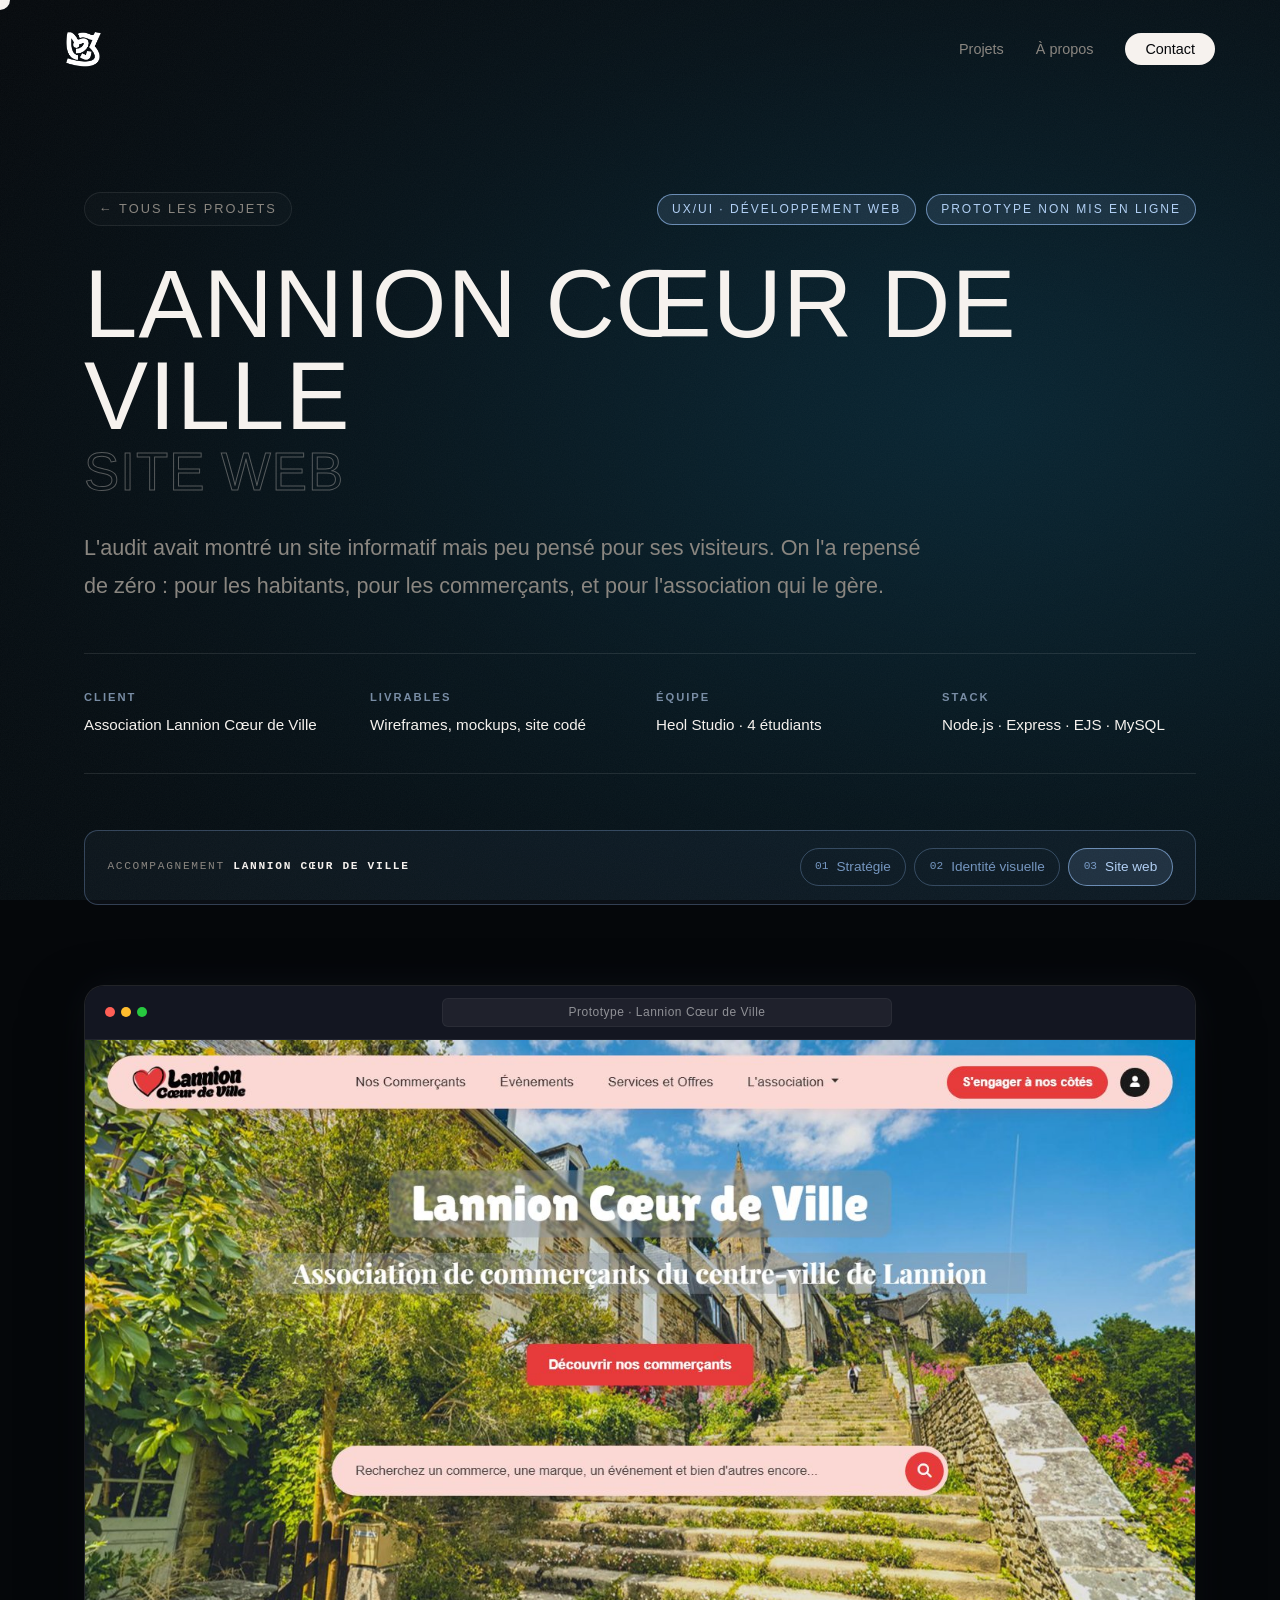
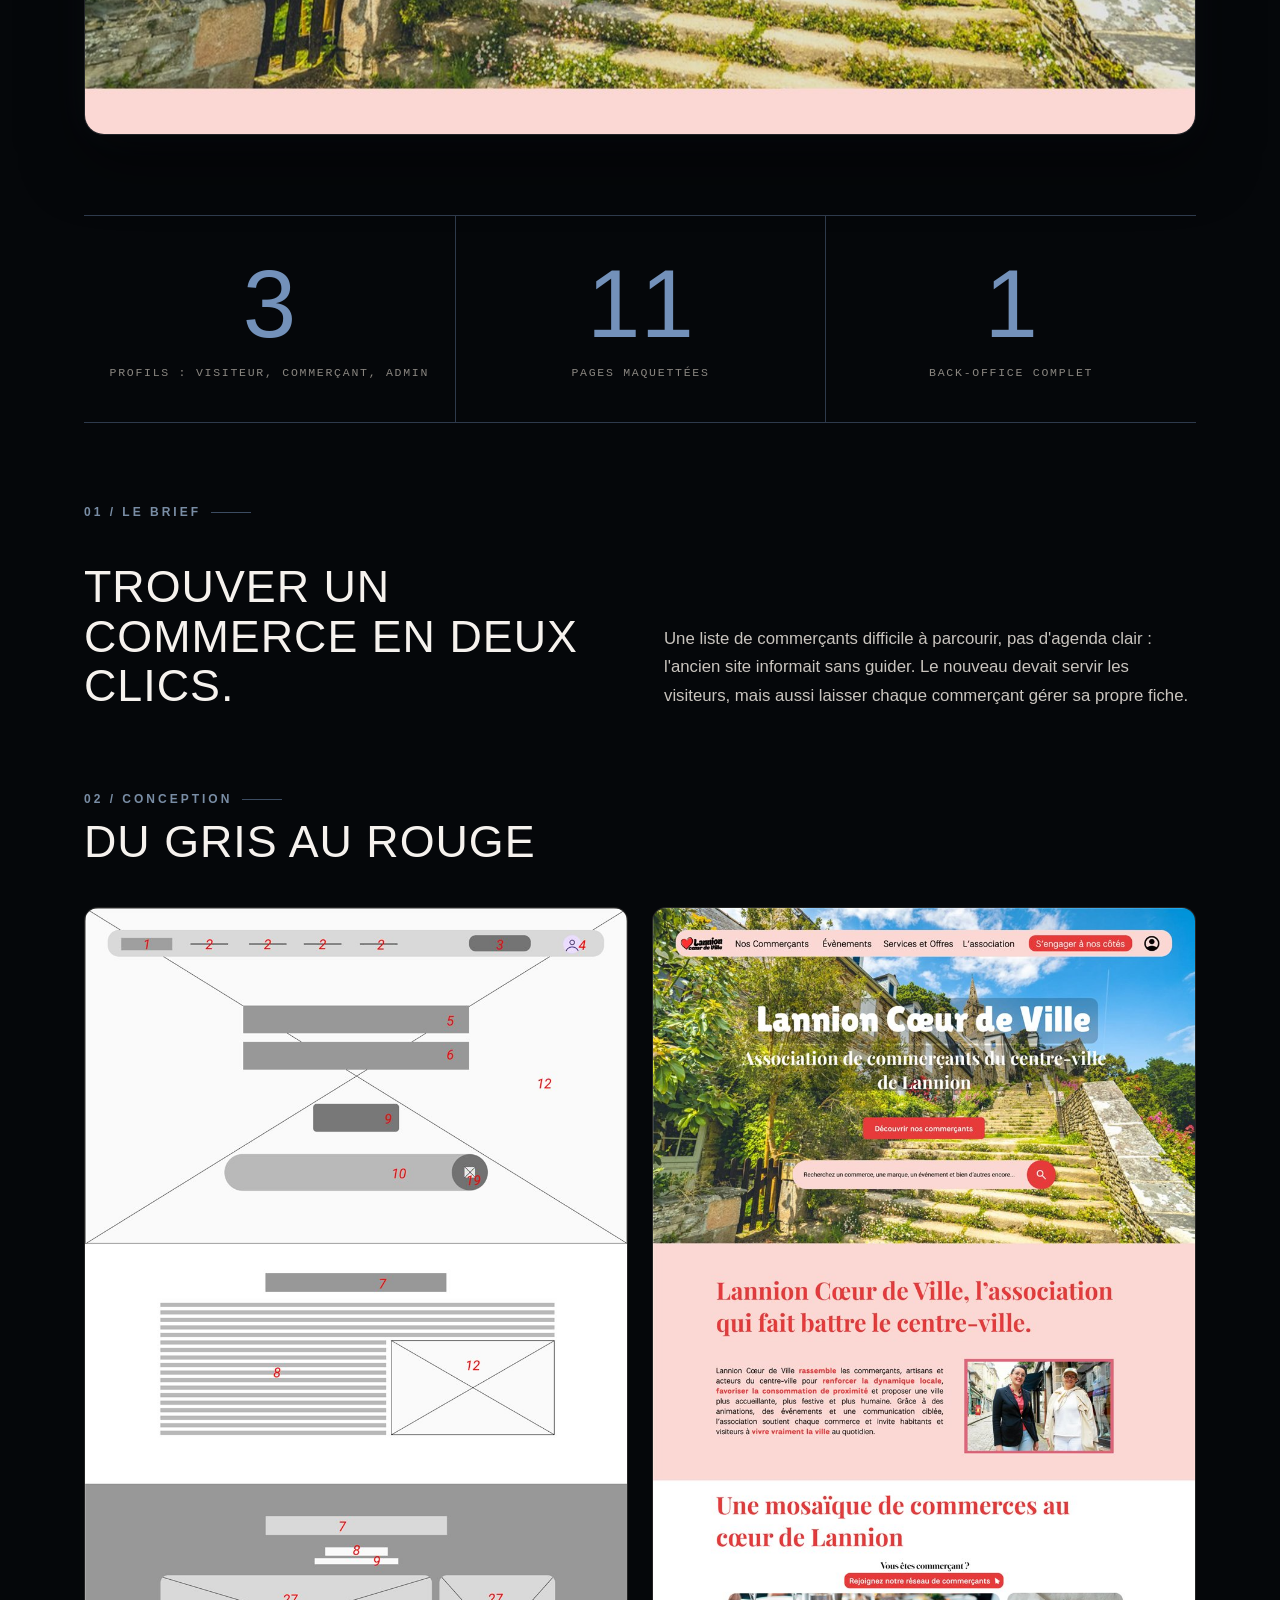
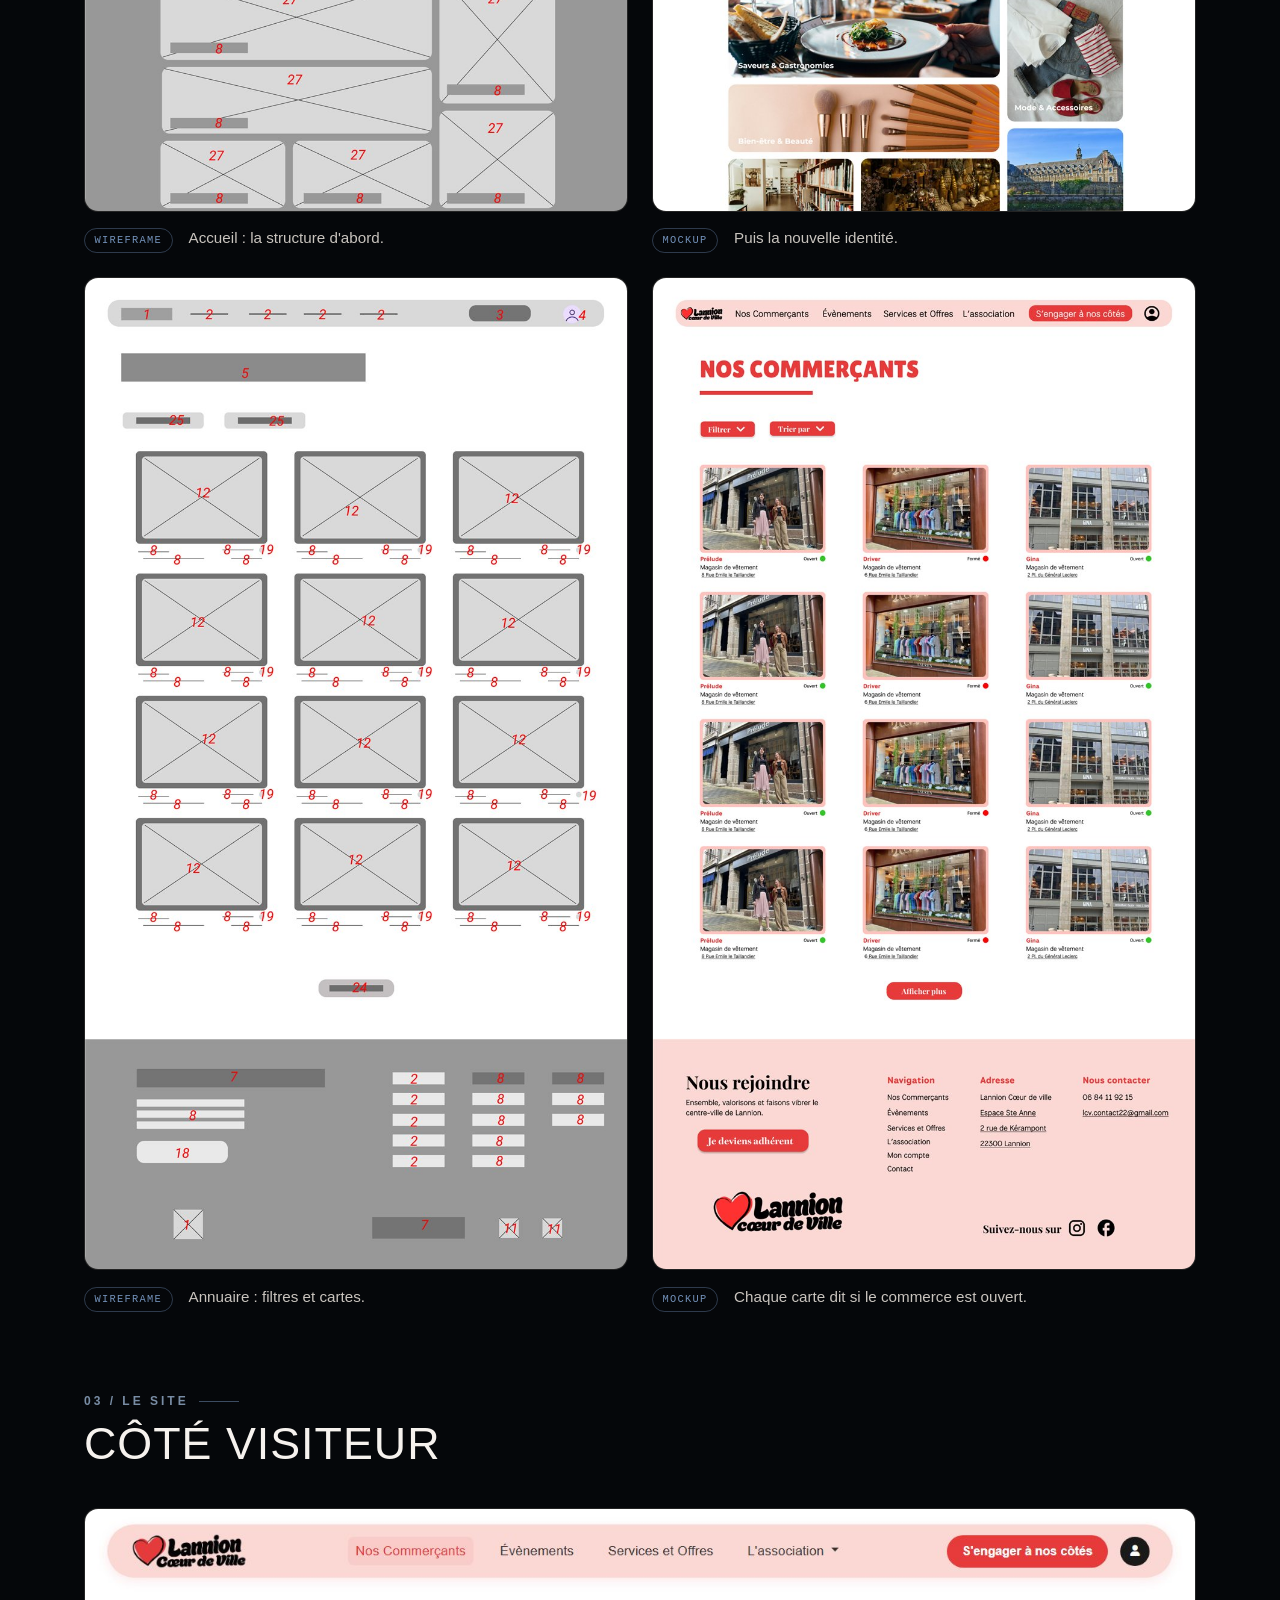
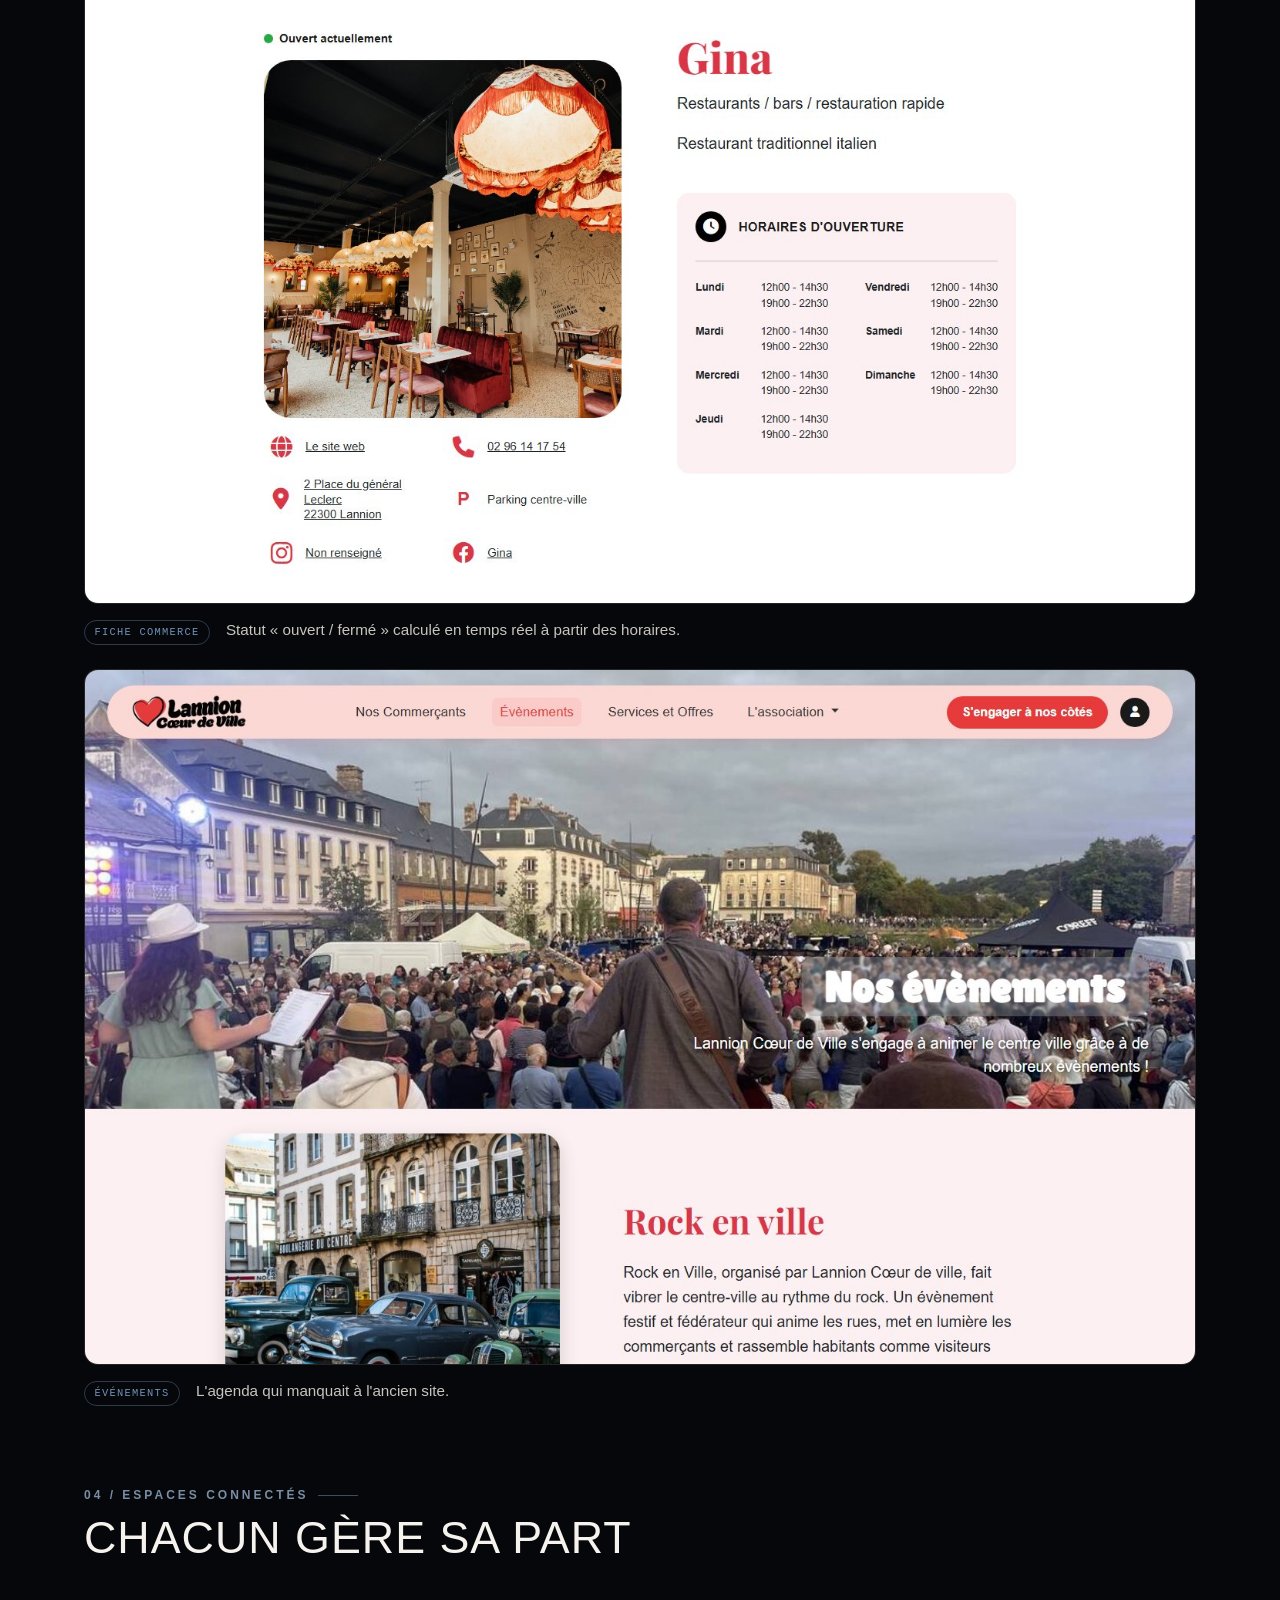
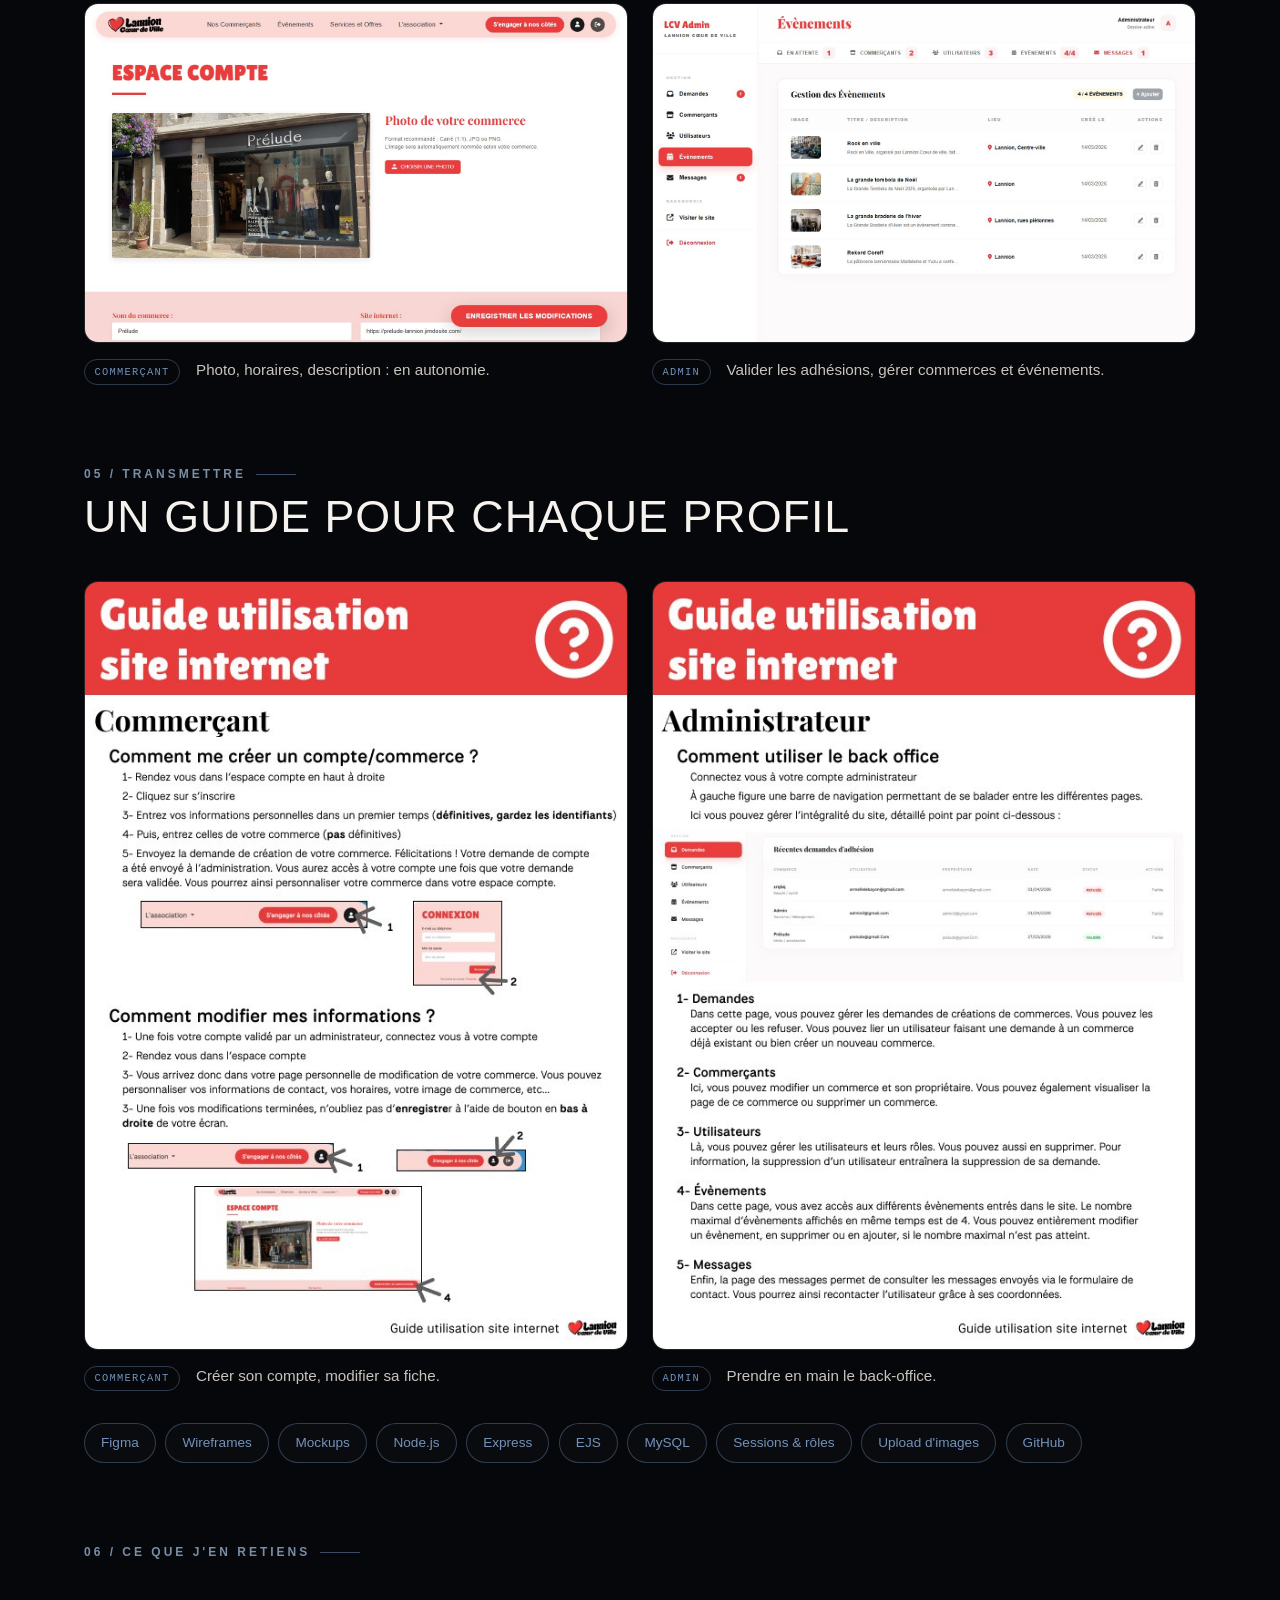
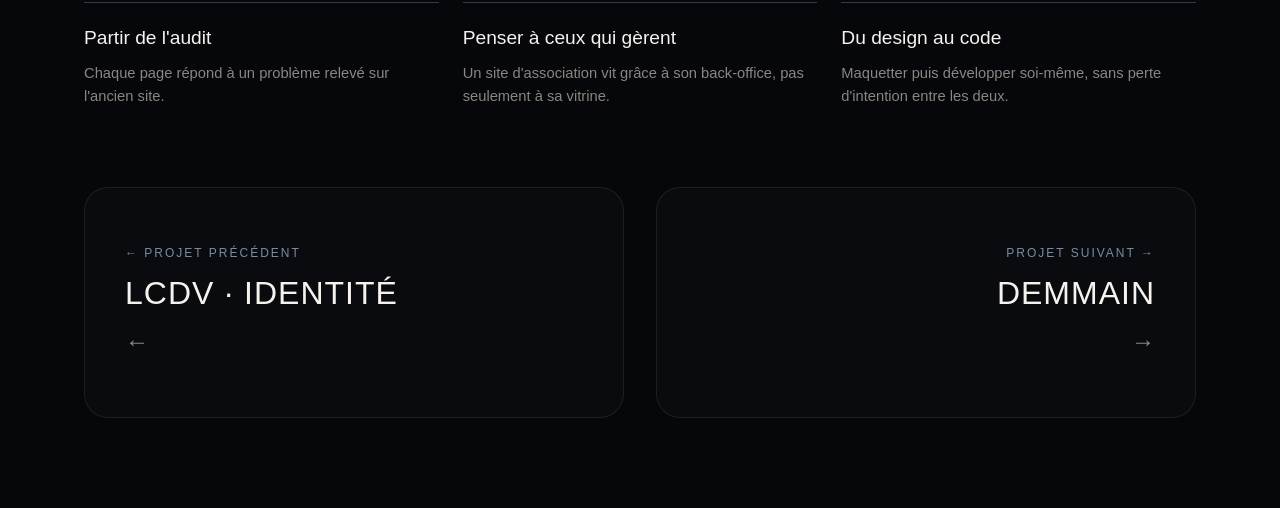
<file: projet-lcdv-site.html>
<!DOCTYPE html>
<html lang="fr" class="dark">

<head>
    <meta charset="UTF-8">
    <meta name="viewport" content="width=device-width, initial-scale=1.0">
    <title>Lannion Cœur de Ville — Site web · AGL</title>
    <meta name="description" content="Wireframes, mockups et prototype codé du nouveau site de Lannion Cœur de Ville, avec espaces commerçant et administrateur.">
    <meta name="author" content="Antonin Guillotot-Lechien">
    <!-- Aperçu lors d'un partage (LinkedIn, Messenger, mail...) -->
    <meta property="og:type" content="website">
    <meta property="og:locale" content="fr_FR">
    <meta property="og:site_name" content="Antonin Guillotot-Lechien · Portfolio">
    <meta property="og:title" content="Lannion Cœur de Ville — Site web · AGL">
    <meta property="og:description" content="Wireframes, mockups et prototype codé du nouveau site de Lannion Cœur de Ville, avec espaces commerçant et administrateur.">
    <meta property="og:image" content="img/projets/lcdv/web-site-accueil.jpg">
    <meta name="twitter:card" content="summary_large_image">
    <!-- Favicon -->
    <link rel="icon" type="image/png" sizes="32x32" href="img/meta/favicon-32.png">
    <link rel="icon" type="image/png" sizes="512x512" href="img/meta/favicon-512.png">
    <link rel="apple-touch-icon" href="img/meta/apple-touch-icon.png">
    <link rel="stylesheet" href="style.css">
    <link rel="stylesheet" href="projets.css">
    <link href="https://fonts.cdnfonts.com/css/satoshi" rel="stylesheet">
    <link href="https://fonts.cdnfonts.com/css/vtf-gulax" rel="stylesheet">
</head>

<body>
    <div class="reading-progress-bar"></div>
    <div class="bg-container"></div>

    <!-- ENTRANCE LOADER -->
    <div id="loader">
        <div class="loader-logo-container">
            <img src="img/letter_logo_blanc.png" alt="Logo AGL" class="loader-logo">
            <div class="loader-glow"></div>
        </div>
    </div>

    <!-- Custom Cursor -->
    <div class="custom-cursor">
        <div class="cursor-tag">Voir</div>
    </div>

    <!-- HEADER / NAVBAR -->
    <header class="header">
        <nav class="navbar" id="navbar">
            <div class="logo">
                <a href="index.html" class="logo-text">
                    <img src="img/letter_logo_blanc.png" alt="Logo Antonin Guillotot-Lechien">
                </a>
            </div>
            <ul class="nav-links">
                <li><a href="projets.html">Projets</a></li>
                <li><a href="index.html#expertise">À propos</a></li>
                <li><a href="index.html#contact" class="btn-primary">Contact</a></li>
            </ul>

            <button class="hamburger" id="hamburger">
                <span></span>
                <span></span>
            </button>
        </nav>

        <div class="mobile-menu" id="mobile-menu">
            <ul class="mobile-nav-links">
                <li><a href="index.html#propos">À propos</a></li>
                <li><a href="index.html#expertise">Expertise</a></li>
                <li><a href="projets.html">Projets</a></li>
                <li><a href="index.html#contact">Contact</a></li>
            </ul>
        </div>
    </header>

    <main class="pd-container pd-minimal-layout">

        <!-- HERO -->
        <div class="pd-minimal-hero reveal">
            <div class="pd-hero-top-bar">
                <a href="projets.html" class="pd-back-link">← Tous les projets</a>
                <div class="pd-hero-badges">
                    <span class="pd-badge">UX/UI · Développement Web</span>
                    <span class="pd-badge accent">Prototype non mis en ligne</span>
                </div>
            </div>

            <h1 class="pd-hero-title">
                Lannion Cœur de Ville
                <span>Site web</span>
            </h1>

            <p class="pd-hero-lead">
                L'audit avait montré un site informatif mais peu pensé pour ses visiteurs. On l'a repensé de zéro :
                pour les habitants, pour les commerçants, et pour l'association qui le gère.
            </p>

            <div class="pd-minimal-specs-strip">
                <div class="pd-strip-item">
                    <span class="pd-strip-label">Client</span>
                    <span class="pd-strip-val">Association Lannion Cœur de Ville</span>
                </div>
                <div class="pd-strip-item">
                    <span class="pd-strip-label">Livrables</span>
                    <span class="pd-strip-val">Wireframes, mockups, site codé</span>
                </div>
                <div class="pd-strip-item">
                    <span class="pd-strip-label">Équipe</span>
                    <span class="pd-strip-val">Heol Studio · 4 étudiants</span>
                </div>
                <div class="pd-strip-item">
                    <span class="pd-strip-label">Stack</span>
                    <span class="pd-strip-val">Node.js · Express · EJS · MySQL</span>
                </div>
            </div>
        </div>

        <!-- SÉRIE -->
        <section class="pd-section reveal">
            <nav class="series-nav" aria-label="Projets de l'accompagnement Lannion Cœur de Ville">
                <span class="series-nav-label">Accompagnement <strong>Lannion Cœur de Ville</strong></span>
                <div class="series-nav-links">
                    <a href="projet-lcdv-strategie.html"><em>01</em> Stratégie</a>
                    <a href="projet-lcdv-identite.html"><em>02</em> Identité visuelle</a>
                    <a href="projet-lcdv-site.html" class="is-current" aria-current="page"><em>03</em> Site web</a>
                </div>
            </nav>
        </section>

        <!-- APERÇU -->
        <section id="apercu" class="pd-section reveal">
            <div class="pd-media-showcase">
                <div class="browser-header">
                    <div class="browser-dots">
                        <span class="browser-dot red"></span>
                        <span class="browser-dot yellow"></span>
                        <span class="browser-dot green"></span>
                    </div>
                    <div class="browser-address-bar">Prototype · Lannion Cœur de Ville</div>
                </div>
                <div class="pd-media-content">
                    <img src="img/projets/lcdv/web-site-accueil.jpg"
                        alt="Page d'accueil du nouveau site Lannion Cœur de Ville, avec barre de recherche des commerces">
                </div>
            </div>
        </section>

        <!-- CHIFFRES CLÉS -->
        <section class="pd-section reveal">
            <div class="cz-figures">
                <div class="cz-figure">
                    <span class="cz-figure-num">3</span>
                    <span class="cz-figure-label cz-mono">Profils : visiteur, commerçant, admin</span>
                </div>
                <div class="cz-figure">
                    <span class="cz-figure-num">11</span>
                    <span class="cz-figure-label cz-mono">Pages maquettées</span>
                </div>
                <div class="cz-figure">
                    <span class="cz-figure-num">1</span>
                    <span class="cz-figure-label cz-mono">Back-office complet</span>
                </div>
            </div>
        </section>

        <!-- BRIEF -->
        <section id="contexte" class="pd-section reveal">
            <div class="pd-section-header">
                <span class="pd-section-tag">01 / LE BRIEF</span>
            </div>
            <div class="cz-context">
                <h2 class="pd-section-title">Trouver un commerce en deux clics.</h2>
                <p>
                    Une liste de commerçants difficile à parcourir, pas d'agenda clair : l'ancien site informait sans
                    guider. Le nouveau devait servir les visiteurs, mais aussi laisser chaque commerçant gérer sa
                    propre fiche.
                </p>
            </div>
        </section>

        <!-- CONCEPTION -->
        <section id="conception" class="pd-section reveal">
            <div class="pd-section-header">
                <span class="pd-section-tag">02 / CONCEPTION</span>
                <h2 class="pd-section-title">Du gris au rouge</h2>
            </div>
            <div class="cz-screens">
                <figure class="cz-screen">
                    <div class="cz-screen-img">
                        <img src="img/projets/lcdv/web-wf-accueil.jpg"
                            alt="Wireframe Figma de la page d'accueil : en-tête, recherche, présentation, mosaïque de catégories">
                    </div>
                    <figcaption><span class="cz-role-tag">Wireframe</span>Accueil : la structure d'abord.
                    </figcaption>
                </figure>
                <figure class="cz-screen">
                    <div class="cz-screen-img">
                        <img src="img/projets/lcdv/web-mk-accueil.jpg"
                            alt="Mockup Figma de la page d'accueil aux couleurs de la nouvelle identité">
                    </div>
                    <figcaption><span class="cz-role-tag">Mockup</span>Puis la nouvelle identité.</figcaption>
                </figure>
                <figure class="cz-screen">
                    <div class="cz-screen-img">
                        <img src="img/projets/lcdv/web-wf-commercants.jpg"
                            alt="Wireframe Figma de l'annuaire des commerçants avec filtres et grille de cartes">
                    </div>
                    <figcaption><span class="cz-role-tag">Wireframe</span>Annuaire : filtres et cartes.
                    </figcaption>
                </figure>
                <figure class="cz-screen">
                    <div class="cz-screen-img">
                        <img src="img/projets/lcdv/web-mk-commercants.jpg"
                            alt="Mockup Figma de l'annuaire des commerçants, avec photos et statut ouvert ou fermé">
                    </div>
                    <figcaption><span class="cz-role-tag">Mockup</span>Chaque carte dit si le commerce est ouvert.
                    </figcaption>
                </figure>
            </div>
        </section>

        <!-- LE SITE -->
        <section id="site" class="pd-section reveal">
            <div class="pd-section-header">
                <span class="pd-section-tag">03 / LE SITE</span>
                <h2 class="pd-section-title">Côté visiteur</h2>
            </div>
            <div class="cz-screens">
                <figure class="cz-screen wide">
                    <div class="cz-screen-img">
                        <img src="img/projets/lcdv/web-site-fiche.jpg"
                            alt="Fiche d'un commerçant : photo, statut ouvert actuellement, horaires de la semaine et contacts">
                    </div>
                    <figcaption><span class="cz-role-tag">Fiche commerce</span>Statut « ouvert / fermé » calculé en
                        temps réel à partir des horaires.</figcaption>
                </figure>
                <figure class="cz-screen wide">
                    <div class="cz-screen-img">
                        <img src="img/projets/lcdv/web-site-evenements.jpg"
                            alt="Page des événements organisés par l'association dans le centre-ville">
                    </div>
                    <figcaption><span class="cz-role-tag">Événements</span>L'agenda qui manquait à l'ancien site.
                    </figcaption>
                </figure>
            </div>
        </section>

        <!-- ESPACES CONNECTÉS -->
        <section id="espaces" class="pd-section reveal">
            <div class="pd-section-header">
                <span class="pd-section-tag">04 / ESPACES CONNECTÉS</span>
                <h2 class="pd-section-title">Chacun gère sa part</h2>
            </div>
            <div class="cz-screens">
                <figure class="cz-screen">
                    <div class="cz-screen-img">
                        <img src="img/projets/lcdv/web-espace-commercant.jpg"
                            alt="Espace compte d'un commerçant : modification de la photo et des informations de son commerce">
                    </div>
                    <figcaption><span class="cz-role-tag">Commerçant</span>Photo, horaires, description : en
                        autonomie.</figcaption>
                </figure>
                <figure class="cz-screen">
                    <div class="cz-screen-img">
                        <img src="img/projets/lcdv/web-admin-evenements.jpg"
                            alt="Back-office administrateur : gestion des événements, avec menu des demandes, commerçants et utilisateurs">
                    </div>
                    <figcaption><span class="cz-role-tag">Admin</span>Valider les adhésions, gérer commerces et
                        événements.</figcaption>
                </figure>
            </div>
        </section>

        <!-- GUIDES -->
        <section id="guides" class="pd-section reveal">
            <div class="pd-section-header">
                <span class="pd-section-tag">05 / TRANSMETTRE</span>
                <h2 class="pd-section-title">Un guide pour chaque profil</h2>
            </div>
            <div class="cz-screens">
                <figure class="cz-screen">
                    <div class="cz-screen-img">
                        <img src="img/projets/lcdv/web-guide-commercant.jpg"
                            alt="Guide d'utilisation du site pour les commerçants : créer son compte, modifier ses informations">
                    </div>
                    <figcaption><span class="cz-role-tag">Commerçant</span>Créer son compte, modifier sa fiche.
                    </figcaption>
                </figure>
                <figure class="cz-screen">
                    <div class="cz-screen-img">
                        <img src="img/projets/lcdv/web-guide-admin.jpg"
                            alt="Guide d'utilisation du back-office pour les administrateurs de l'association">
                    </div>
                    <figcaption><span class="cz-role-tag">Admin</span>Prendre en main le back-office.</figcaption>
                </figure>
            </div>
            <div class="cz-stack">
                <span class="pd-skill-tag">Figma</span>
                <span class="pd-skill-tag">Wireframes</span>
                <span class="pd-skill-tag">Mockups</span>
                <span class="pd-skill-tag">Node.js</span>
                <span class="pd-skill-tag">Express</span>
                <span class="pd-skill-tag">EJS</span>
                <span class="pd-skill-tag">MySQL</span>
                <span class="pd-skill-tag">Sessions & rôles</span>
                <span class="pd-skill-tag">Upload d'images</span>
                <span class="pd-skill-tag">GitHub</span>
            </div>
        </section>

        <!-- ENSEIGNEMENTS -->
        <section id="bilan" class="pd-section reveal">
            <div class="pd-section-header">
                <span class="pd-section-tag">06 / CE QUE J'EN RETIENS</span>
            </div>
            <div class="cz-takeaways">
                <div class="cz-takeaway">
                    <strong>Partir de l'audit</strong>
                    <p>Chaque page répond à un problème relevé sur l'ancien site.</p>
                </div>
                <div class="cz-takeaway">
                    <strong>Penser à ceux qui gèrent</strong>
                    <p>Un site d'association vit grâce à son back-office, pas seulement à sa vitrine.</p>
                </div>
                <div class="cz-takeaway">
                    <strong>Du design au code</strong>
                    <p>Maquetter puis développer soi-même, sans perte d'intention entre les deux.</p>
                </div>
            </div>
        </section>

        <!-- NAVIGATION -->
        <div class="pd-next-prev-grid reveal">
            <a href="projet-lcdv-identite.html" class="pd-nav-card prev">
                <span class="pd-nav-card-sub">← Projet précédent</span>
                <h3 class="pd-nav-card-title">LCDV · Identité</h3>
                <span class="pd-nav-card-arrow">←</span>
            </a>
            <a href="projet-demain.html" class="pd-nav-card next">
                <span class="pd-nav-card-sub">Projet suivant →</span>
                <h3 class="pd-nav-card-title">deMMain</h3>
                <span class="pd-nav-card-arrow">→</span>
            </a>
        </div>

    </main>

    <script src="script.js"></script>
</body>

</html>
</file>
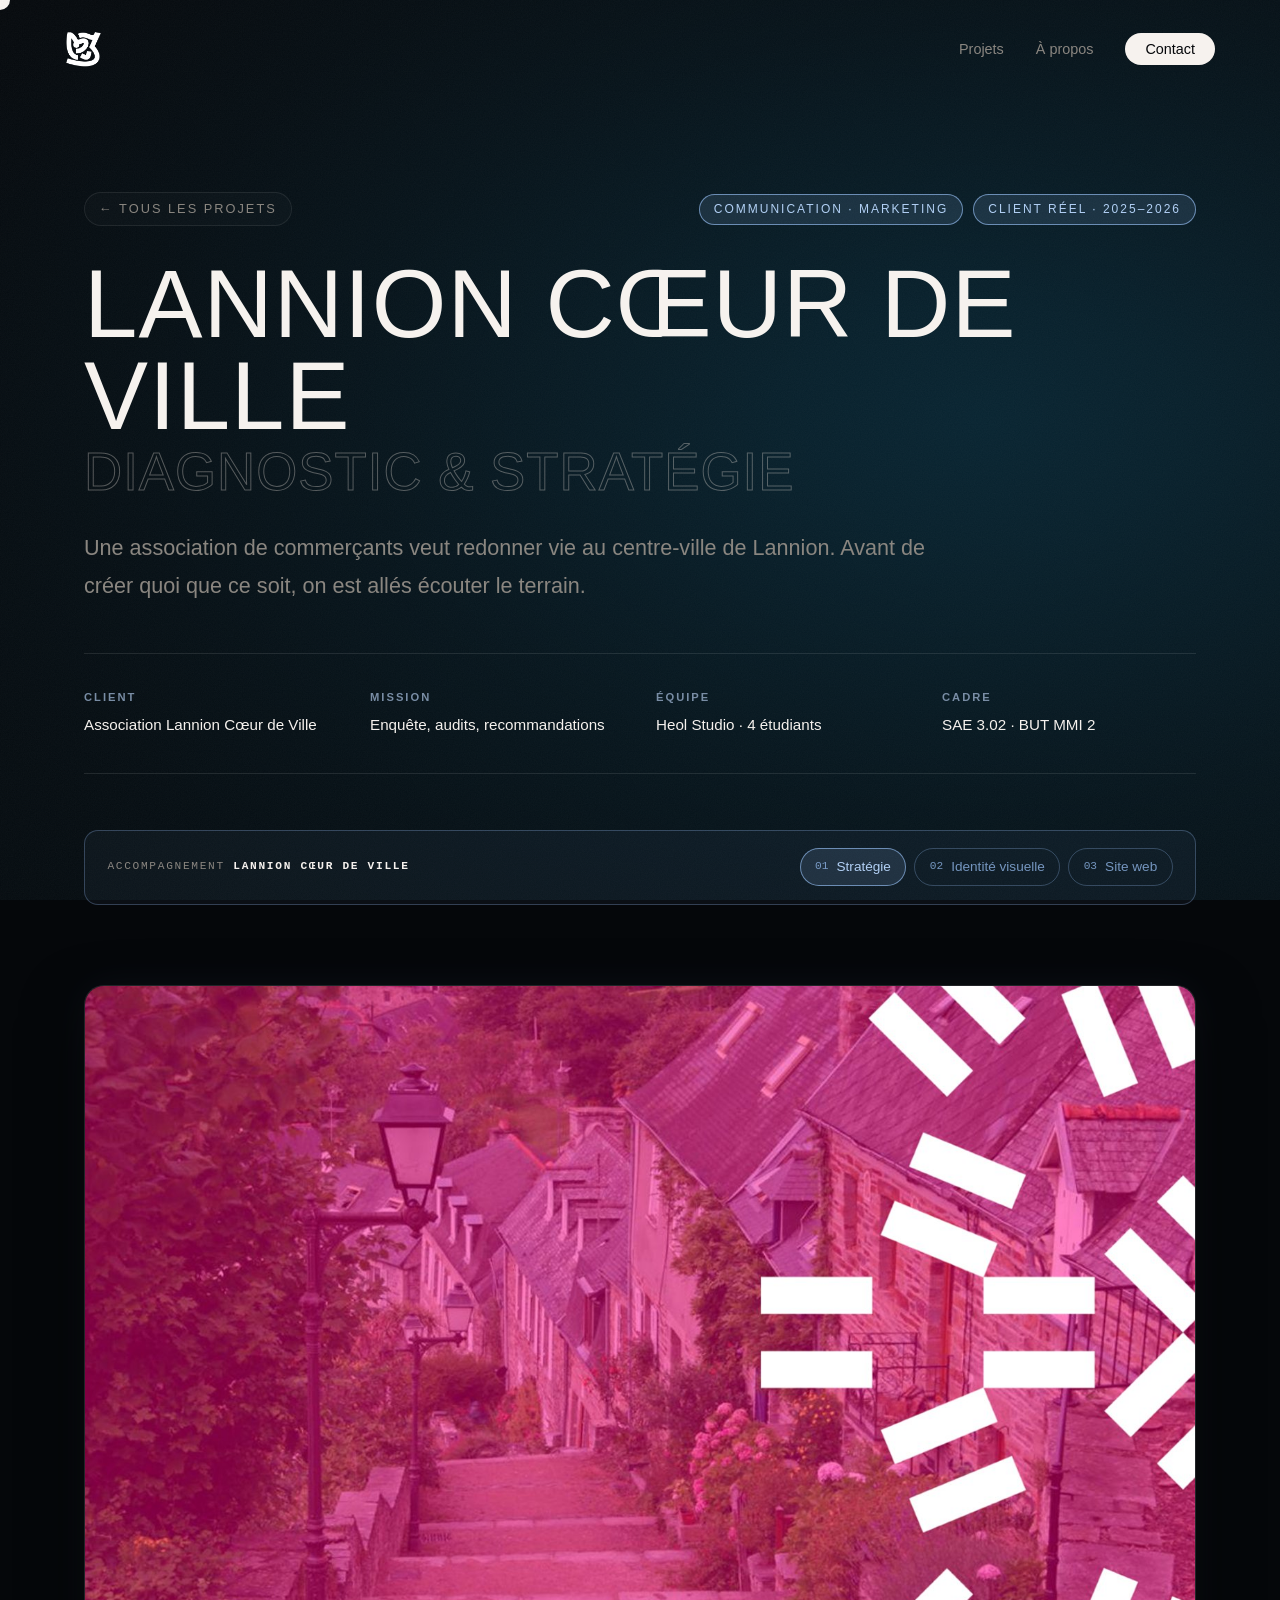
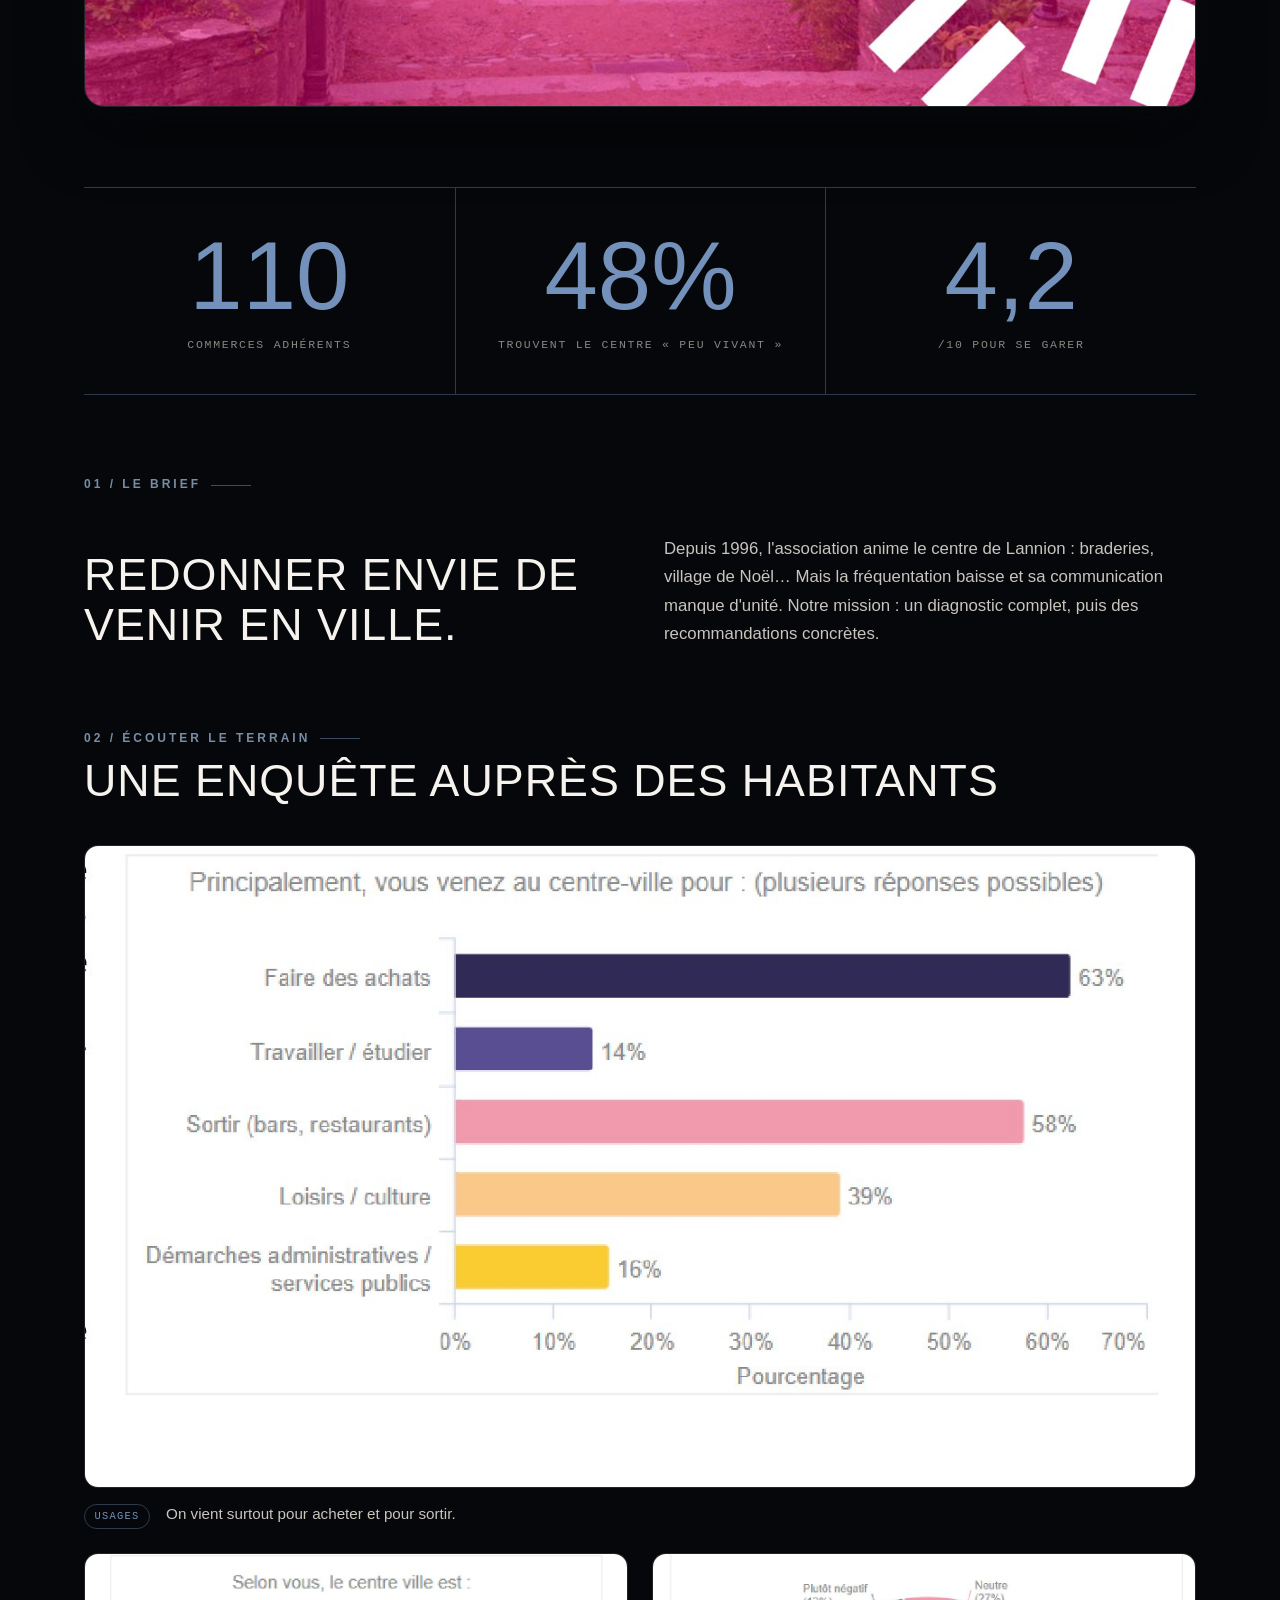
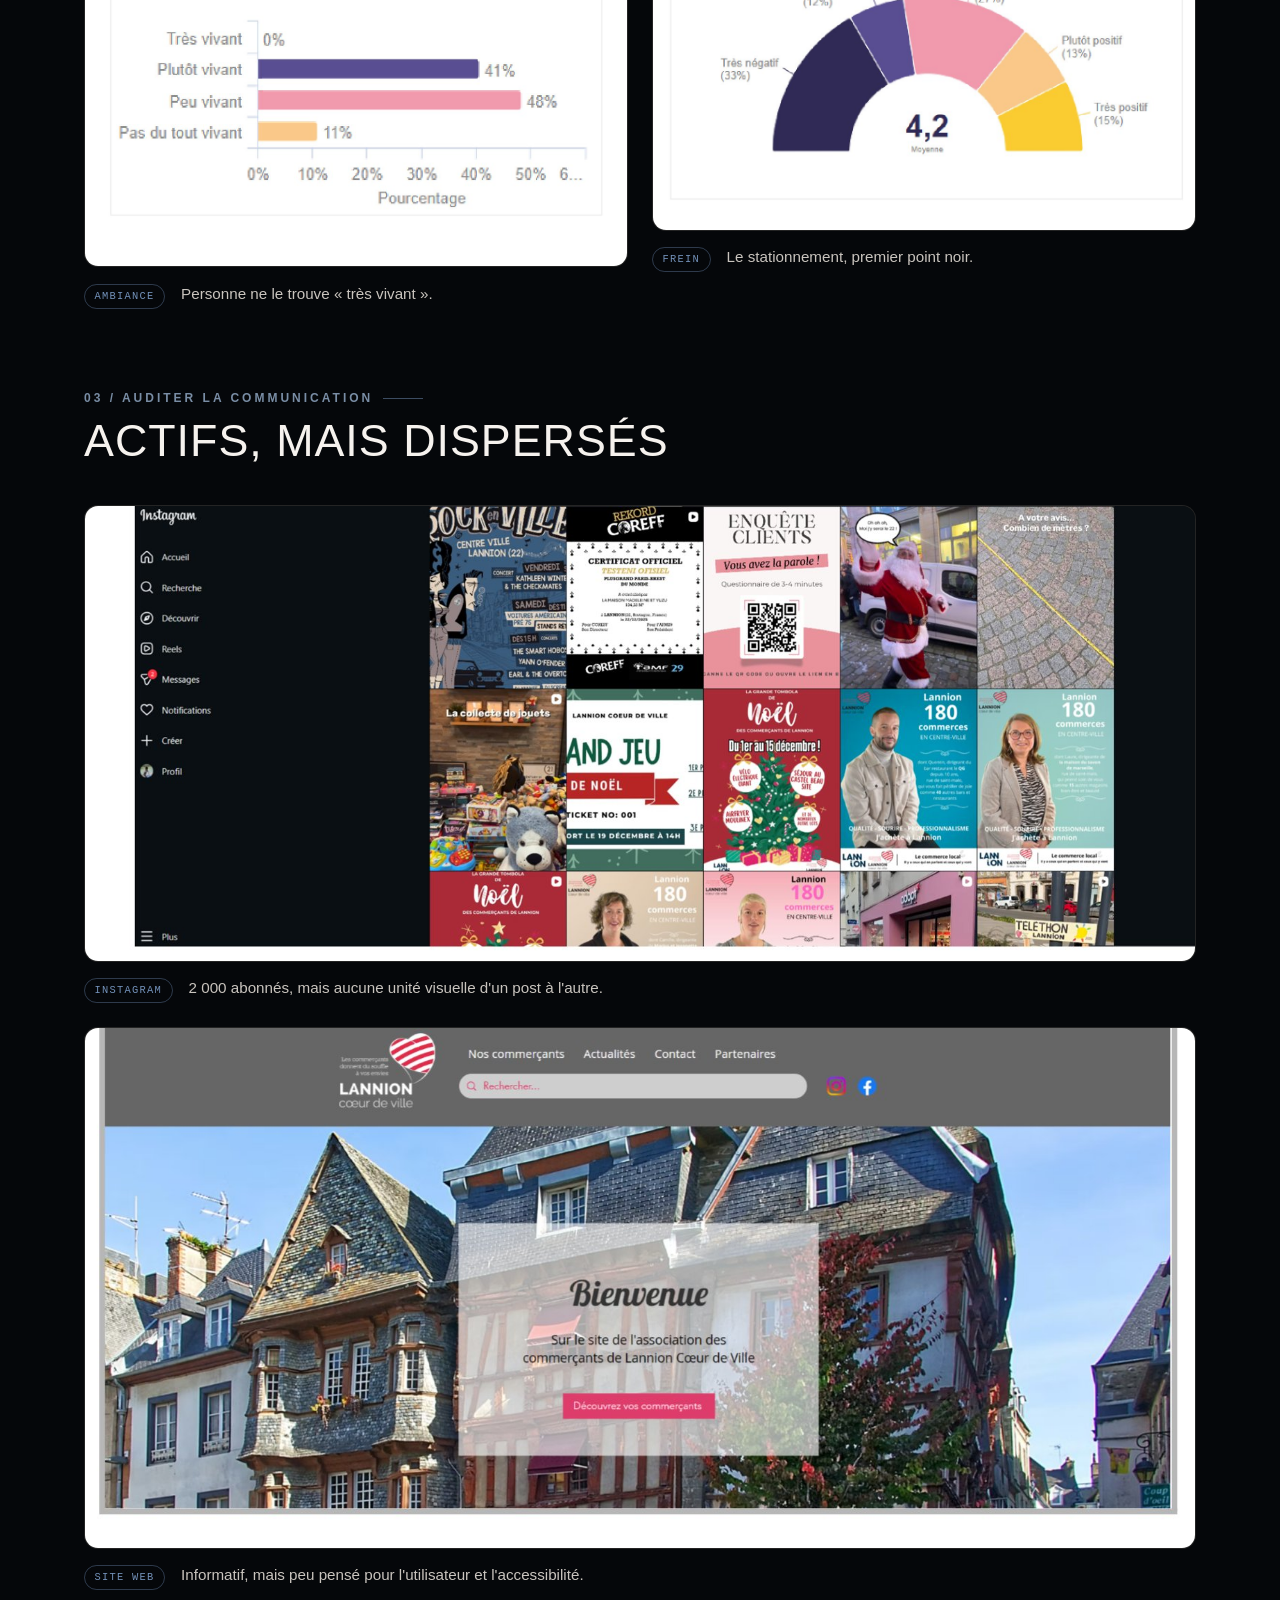
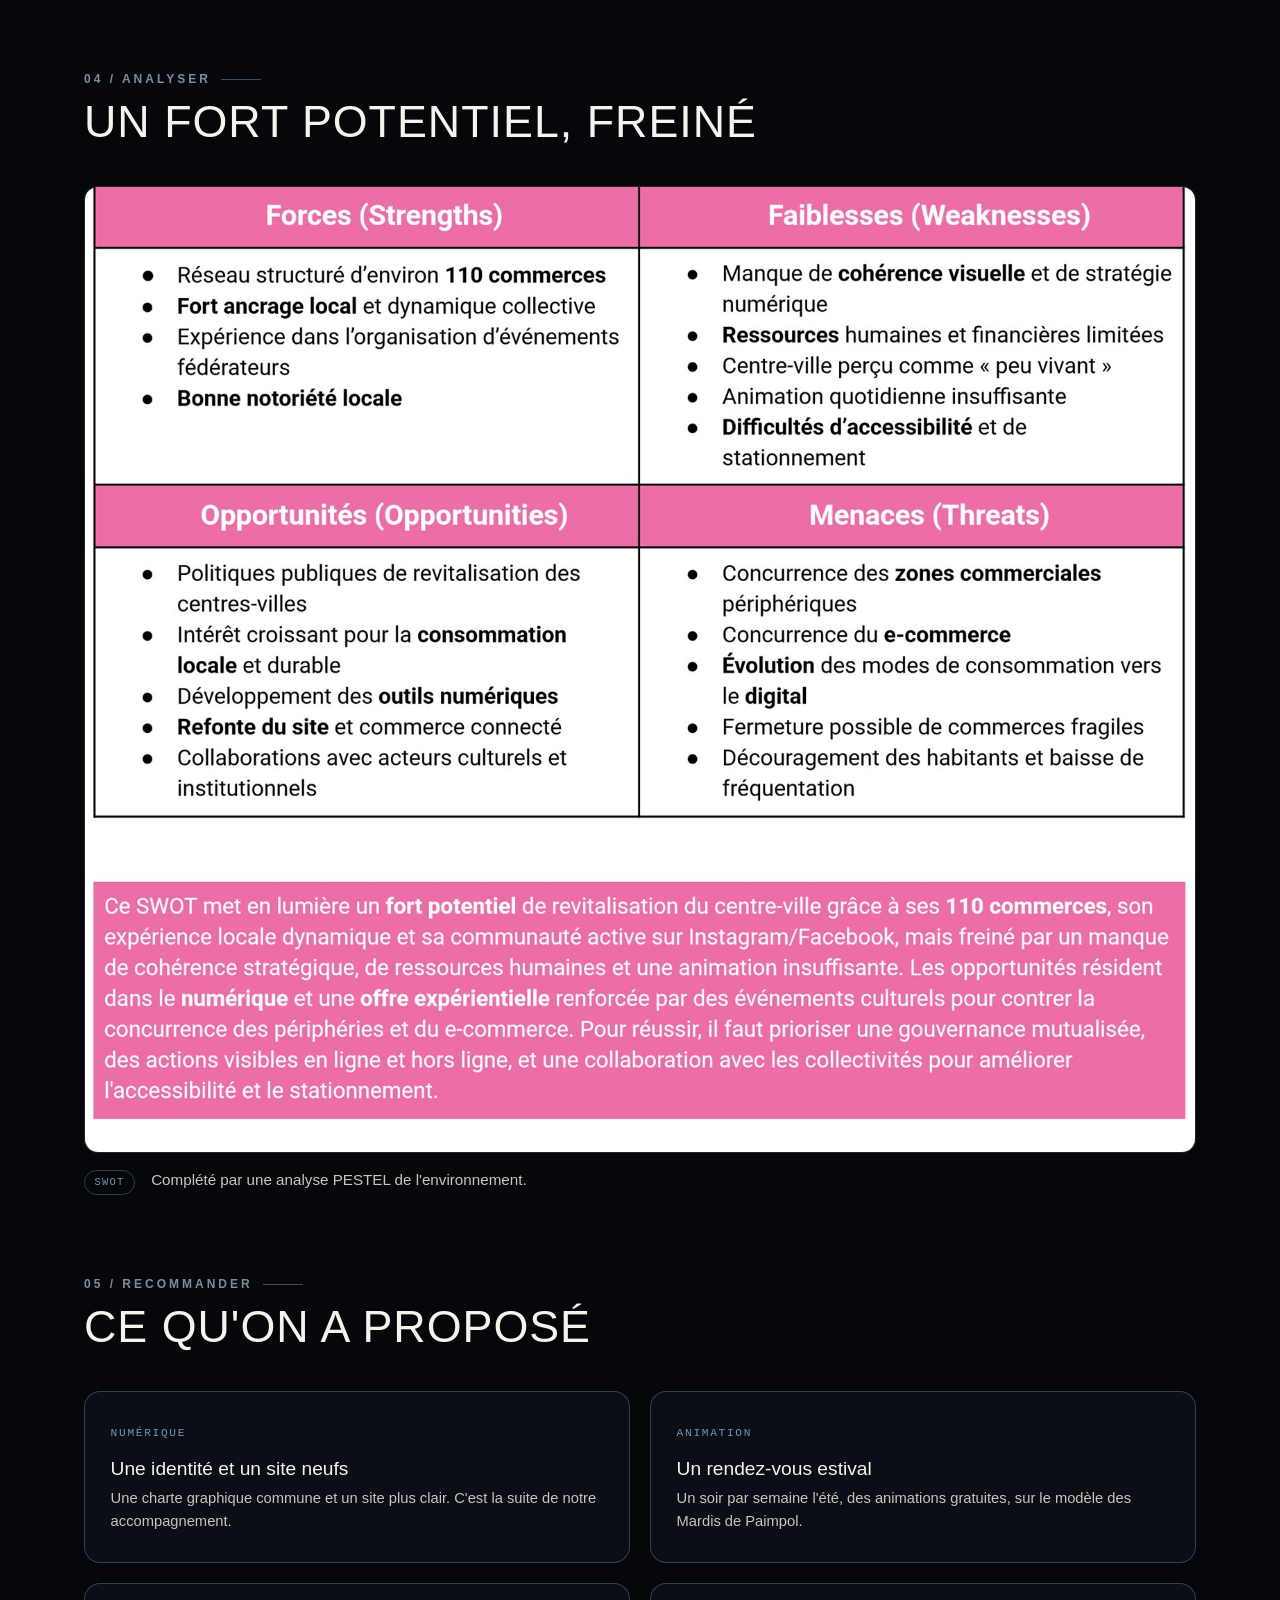
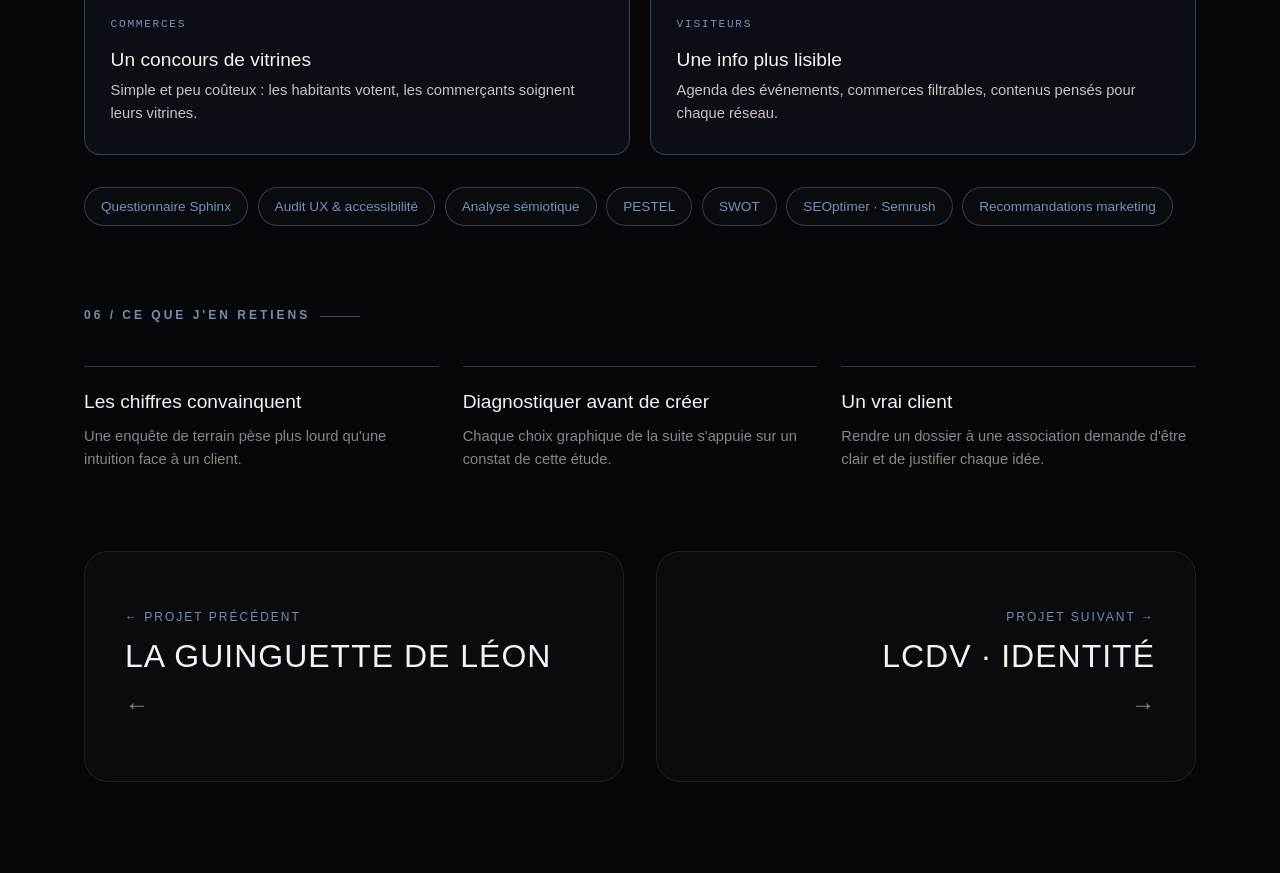
<file: projet-lcdv-strategie.html>
<!DOCTYPE html>
<html lang="fr" class="dark">

<head>
    <meta charset="UTF-8">
    <meta name="viewport" content="width=device-width, initial-scale=1.0">
    <title>Lannion Cœur de Ville — Diagnostic & stratégie de communication · AGL</title>
    <meta name="description" content="Enquête, audits et recommandations pour l'association des commerçants du centre-ville de Lannion. Projet Heol Studio, BUT MMI.">
    <meta name="author" content="Antonin Guillotot-Lechien">
    <!-- Aperçu lors d'un partage (LinkedIn, Messenger, mail...) -->
    <meta property="og:type" content="website">
    <meta property="og:locale" content="fr_FR">
    <meta property="og:site_name" content="Antonin Guillotot-Lechien · Portfolio">
    <meta property="og:title" content="Lannion Cœur de Ville — Diagnostic &amp; stratégie de communication · AGL">
    <meta property="og:description" content="Enquête, audits et recommandations pour l'association des commerçants du centre-ville de Lannion. Projet Heol Studio, BUT MMI.">
    <meta property="og:image" content="img/projets/lcdv/strat-contexte.jpg">
    <meta name="twitter:card" content="summary_large_image">
    <!-- Favicon -->
    <link rel="icon" type="image/png" sizes="32x32" href="img/meta/favicon-32.png">
    <link rel="icon" type="image/png" sizes="512x512" href="img/meta/favicon-512.png">
    <link rel="apple-touch-icon" href="img/meta/apple-touch-icon.png">
    <link rel="stylesheet" href="style.css">
    <link rel="stylesheet" href="projets.css">
    <link href="https://fonts.cdnfonts.com/css/satoshi" rel="stylesheet">
    <link href="https://fonts.cdnfonts.com/css/vtf-gulax" rel="stylesheet">
</head>

<body>
    <div class="reading-progress-bar"></div>
    <div class="bg-container"></div>

    <!-- ENTRANCE LOADER -->
    <div id="loader">
        <div class="loader-logo-container">
            <img src="img/letter_logo_blanc.png" alt="Logo AGL" class="loader-logo">
            <div class="loader-glow"></div>
        </div>
    </div>

    <!-- Custom Cursor -->
    <div class="custom-cursor">
        <div class="cursor-tag">Voir</div>
    </div>

    <!-- HEADER / NAVBAR -->
    <header class="header">
        <nav class="navbar" id="navbar">
            <div class="logo">
                <a href="index.html" class="logo-text">
                    <img src="img/letter_logo_blanc.png" alt="Logo Antonin Guillotot-Lechien">
                </a>
            </div>
            <ul class="nav-links">
                <li><a href="projets.html">Projets</a></li>
                <li><a href="index.html#expertise">À propos</a></li>
                <li><a href="index.html#contact" class="btn-primary">Contact</a></li>
            </ul>

            <button class="hamburger" id="hamburger">
                <span></span>
                <span></span>
            </button>
        </nav>

        <div class="mobile-menu" id="mobile-menu">
            <ul class="mobile-nav-links">
                <li><a href="index.html#propos">À propos</a></li>
                <li><a href="index.html#expertise">Expertise</a></li>
                <li><a href="projets.html">Projets</a></li>
                <li><a href="index.html#contact">Contact</a></li>
            </ul>
        </div>
    </header>

    <main class="pd-container pd-minimal-layout">

        <!-- HERO -->
        <div class="pd-minimal-hero reveal">
            <div class="pd-hero-top-bar">
                <a href="projets.html" class="pd-back-link">← Tous les projets</a>
                <div class="pd-hero-badges">
                    <span class="pd-badge">Communication · Marketing</span>
                    <span class="pd-badge accent">Client réel · 2025–2026</span>
                </div>
            </div>

            <h1 class="pd-hero-title">
                Lannion Cœur de Ville
                <span>Diagnostic & stratégie</span>
            </h1>

            <p class="pd-hero-lead">
                Une association de commerçants veut redonner vie au centre-ville de Lannion. Avant de créer quoi
                que ce soit, on est allés écouter le terrain.
            </p>

            <div class="pd-minimal-specs-strip">
                <div class="pd-strip-item">
                    <span class="pd-strip-label">Client</span>
                    <span class="pd-strip-val">Association Lannion Cœur de Ville</span>
                </div>
                <div class="pd-strip-item">
                    <span class="pd-strip-label">Mission</span>
                    <span class="pd-strip-val">Enquête, audits, recommandations</span>
                </div>
                <div class="pd-strip-item">
                    <span class="pd-strip-label">Équipe</span>
                    <span class="pd-strip-val">Heol Studio · 4 étudiants</span>
                </div>
                <div class="pd-strip-item">
                    <span class="pd-strip-label">Cadre</span>
                    <span class="pd-strip-val">SAE 3.02 · BUT MMI 2</span>
                </div>
            </div>
        </div>

        <!-- SÉRIE -->
        <section class="pd-section reveal">
            <nav class="series-nav" aria-label="Projets de l'accompagnement Lannion Cœur de Ville">
                <span class="series-nav-label">Accompagnement <strong>Lannion Cœur de Ville</strong></span>
                <div class="series-nav-links">
                    <a href="projet-lcdv-strategie.html" class="is-current" aria-current="page"><em>01</em>
                        Stratégie</a>
                    <a href="projet-lcdv-identite.html"><em>02</em> Identité visuelle</a>
                    <a href="projet-lcdv-site.html"><em>03</em> Site web</a>
                </div>
            </nav>
        </section>

        <!-- APERÇU -->
        <section id="apercu" class="pd-section reveal">
            <div class="pd-media-showcase">
                <div class="pd-media-content">
                    <img src="img/projets/lcdv/strat-contexte.jpg"
                        alt="Rue escalier du centre-ville de Lannion, traitée en rose avec le motif graphique du rapport">
                </div>
            </div>
        </section>

        <!-- CHIFFRES CLÉS -->
        <section class="pd-section reveal">
            <div class="cz-figures">
                <div class="cz-figure">
                    <span class="cz-figure-num">110</span>
                    <span class="cz-figure-label cz-mono">Commerces adhérents</span>
                </div>
                <div class="cz-figure">
                    <span class="cz-figure-num">48%</span>
                    <span class="cz-figure-label cz-mono">trouvent le centre « peu vivant »</span>
                </div>
                <div class="cz-figure">
                    <span class="cz-figure-num">4,2</span>
                    <span class="cz-figure-label cz-mono">/10 pour se garer</span>
                </div>
            </div>
        </section>

        <!-- BRIEF -->
        <section id="contexte" class="pd-section reveal">
            <div class="pd-section-header">
                <span class="pd-section-tag">01 / LE BRIEF</span>
            </div>
            <div class="cz-context">
                <h2 class="pd-section-title">Redonner envie de venir en ville.</h2>
                <p>
                    Depuis 1996, l'association anime le centre de Lannion : braderies, village de Noël… Mais la
                    fréquentation baisse et sa communication manque d'unité. Notre mission : un diagnostic complet,
                    puis des recommandations concrètes.
                </p>
            </div>
        </section>

        <!-- ENQUÊTE -->
        <section id="enquete" class="pd-section reveal">
            <div class="pd-section-header">
                <span class="pd-section-tag">02 / ÉCOUTER LE TERRAIN</span>
                <h2 class="pd-section-title">Une enquête auprès des habitants</h2>
            </div>
            <div class="cz-screens">
                <figure class="cz-screen wide">
                    <div class="cz-screen-img">
                        <img src="img/projets/lcdv/strat-enquete-motifs.jpg"
                            alt="Graphique : 63 % viennent en centre-ville pour faire des achats, 58 % pour sortir dans les bars et restaurants">
                    </div>
                    <figcaption><span class="cz-role-tag">Usages</span>On vient surtout pour acheter et pour sortir.
                    </figcaption>
                </figure>
                <figure class="cz-screen">
                    <div class="cz-screen-img">
                        <img src="img/projets/lcdv/strat-enquete-ambiance.jpg"
                            alt="Graphique : 48 % trouvent le centre-ville peu vivant, 11 % pas du tout vivant, aucun très vivant">
                    </div>
                    <figcaption><span class="cz-role-tag">Ambiance</span>Personne ne le trouve « très vivant ».
                    </figcaption>
                </figure>
                <figure class="cz-screen">
                    <div class="cz-screen-img">
                        <img src="img/projets/lcdv/strat-enquete-stationnement.jpg"
                            alt="Jauge de satisfaction sur le stationnement : moyenne de 4,2 sur 10">
                    </div>
                    <figcaption><span class="cz-role-tag">Frein</span>Le stationnement, premier point noir.
                    </figcaption>
                </figure>
            </div>
        </section>

        <!-- AUDITS -->
        <section id="audits" class="pd-section reveal">
            <div class="pd-section-header">
                <span class="pd-section-tag">03 / AUDITER LA COMMUNICATION</span>
                <h2 class="pd-section-title">Actifs, mais dispersés</h2>
            </div>
            <div class="cz-screens">
                <figure class="cz-screen wide">
                    <div class="cz-screen-img">
                        <img src="img/projets/lcdv/strat-audit-instagram.jpg"
                            alt="Grille du compte Instagram de l'association : publications aux styles, couleurs et typographies très différents">
                    </div>
                    <figcaption><span class="cz-role-tag">Instagram</span>2 000 abonnés, mais aucune unité visuelle
                        d'un post à l'autre.</figcaption>
                </figure>
                <figure class="cz-screen wide">
                    <div class="cz-screen-img">
                        <img src="img/projets/lcdv/strat-audit-site.jpg"
                            alt="Page d'accueil de l'ancien site de l'association Lannion Cœur de Ville">
                    </div>
                    <figcaption><span class="cz-role-tag">Site web</span>Informatif, mais peu pensé pour l'utilisateur
                        et l'accessibilité.</figcaption>
                </figure>
            </div>
        </section>

        <!-- ANALYSE -->
        <section id="analyse" class="pd-section reveal">
            <div class="pd-section-header">
                <span class="pd-section-tag">04 / ANALYSER</span>
                <h2 class="pd-section-title">Un fort potentiel, freiné</h2>
            </div>
            <div class="cz-screens">
                <figure class="cz-screen wide">
                    <div class="cz-screen-img">
                        <img src="img/projets/lcdv/strat-swot.jpg"
                            alt="Matrice SWOT du centre-ville de Lannion : forces, faiblesses, opportunités et menaces">
                    </div>
                    <figcaption><span class="cz-role-tag">SWOT</span>Complété par une analyse PESTEL de
                        l'environnement.</figcaption>
                </figure>
            </div>
        </section>

        <!-- RECOMMANDATIONS -->
        <section id="recommandations" class="pd-section reveal">
            <div class="pd-section-header">
                <span class="pd-section-tag">05 / RECOMMANDER</span>
                <h2 class="pd-section-title">Ce qu'on a proposé</h2>
            </div>
            <div class="cz-cards">
                <div class="cz-card">
                    <span class="cz-card-kicker">Numérique</span>
                    <h4>Une identité et un site neufs</h4>
                    <p>Une charte graphique commune et un site plus clair. C'est la suite de notre accompagnement.</p>
                </div>
                <div class="cz-card">
                    <span class="cz-card-kicker">Animation</span>
                    <h4>Un rendez-vous estival</h4>
                    <p>Un soir par semaine l'été, des animations gratuites, sur le modèle des Mardis de Paimpol.</p>
                </div>
                <div class="cz-card">
                    <span class="cz-card-kicker">Commerces</span>
                    <h4>Un concours de vitrines</h4>
                    <p>Simple et peu coûteux : les habitants votent, les commerçants soignent leurs vitrines.</p>
                </div>
                <div class="cz-card">
                    <span class="cz-card-kicker">Visiteurs</span>
                    <h4>Une info plus lisible</h4>
                    <p>Agenda des événements, commerces filtrables, contenus pensés pour chaque réseau.</p>
                </div>
            </div>
            <div class="cz-stack">
                <span class="pd-skill-tag">Questionnaire Sphinx</span>
                <span class="pd-skill-tag">Audit UX & accessibilité</span>
                <span class="pd-skill-tag">Analyse sémiotique</span>
                <span class="pd-skill-tag">PESTEL</span>
                <span class="pd-skill-tag">SWOT</span>
                <span class="pd-skill-tag">SEOptimer · Semrush</span>
                <span class="pd-skill-tag">Recommandations marketing</span>
            </div>
        </section>

        <!-- ENSEIGNEMENTS -->
        <section id="bilan" class="pd-section reveal">
            <div class="pd-section-header">
                <span class="pd-section-tag">06 / CE QUE J'EN RETIENS</span>
            </div>
            <div class="cz-takeaways">
                <div class="cz-takeaway">
                    <strong>Les chiffres convainquent</strong>
                    <p>Une enquête de terrain pèse plus lourd qu'une intuition face à un client.</p>
                </div>
                <div class="cz-takeaway">
                    <strong>Diagnostiquer avant de créer</strong>
                    <p>Chaque choix graphique de la suite s'appuie sur un constat de cette étude.</p>
                </div>
                <div class="cz-takeaway">
                    <strong>Un vrai client</strong>
                    <p>Rendre un dossier à une association demande d'être clair et de justifier chaque idée.</p>
                </div>
            </div>
        </section>

        <!-- NAVIGATION -->
        <div class="pd-next-prev-grid reveal">
            <a href="projet-guinguette.html" class="pd-nav-card prev">
                <span class="pd-nav-card-sub">← Projet précédent</span>
                <h3 class="pd-nav-card-title">La Guinguette de Léon</h3>
                <span class="pd-nav-card-arrow">←</span>
            </a>
            <a href="projet-lcdv-identite.html" class="pd-nav-card next">
                <span class="pd-nav-card-sub">Projet suivant →</span>
                <h3 class="pd-nav-card-title">LCDV · Identité</h3>
                <span class="pd-nav-card-arrow">→</span>
            </a>
        </div>

    </main>

    <script src="script.js"></script>
</body>

</html>
</file>
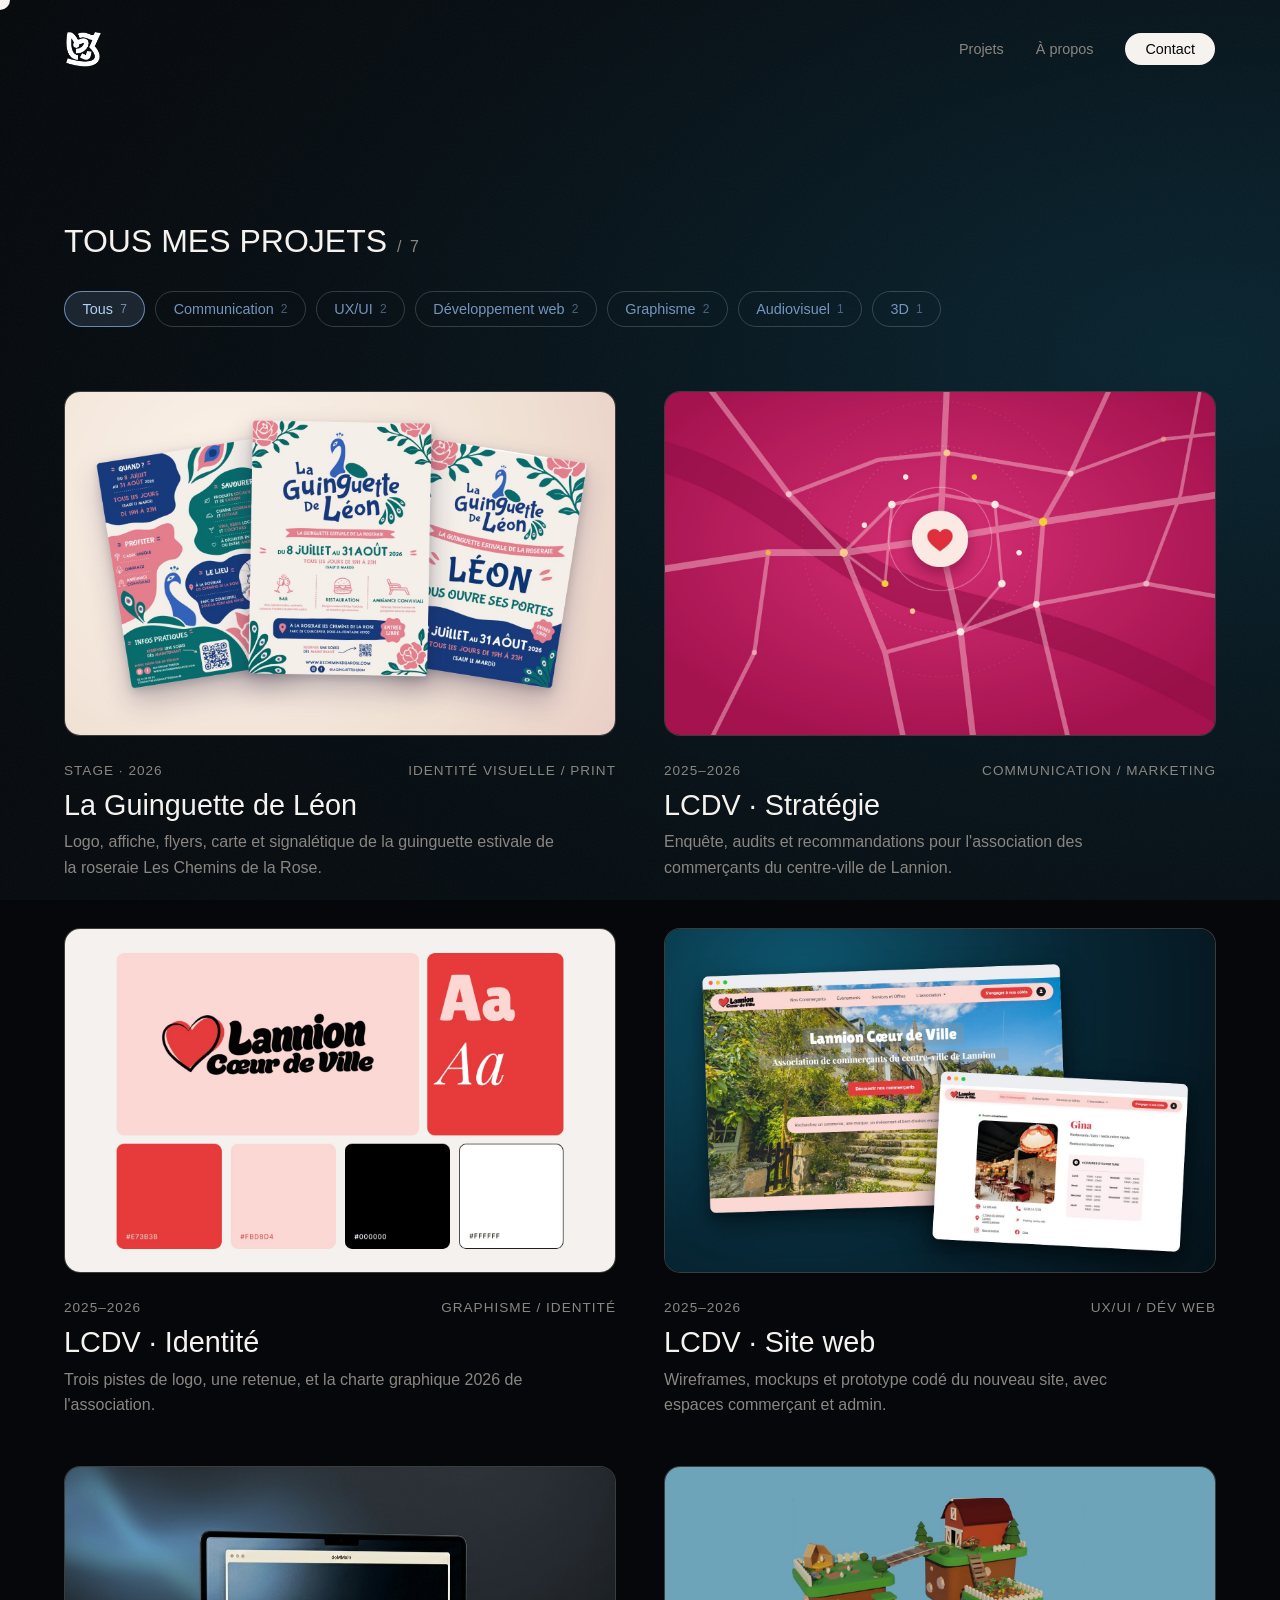
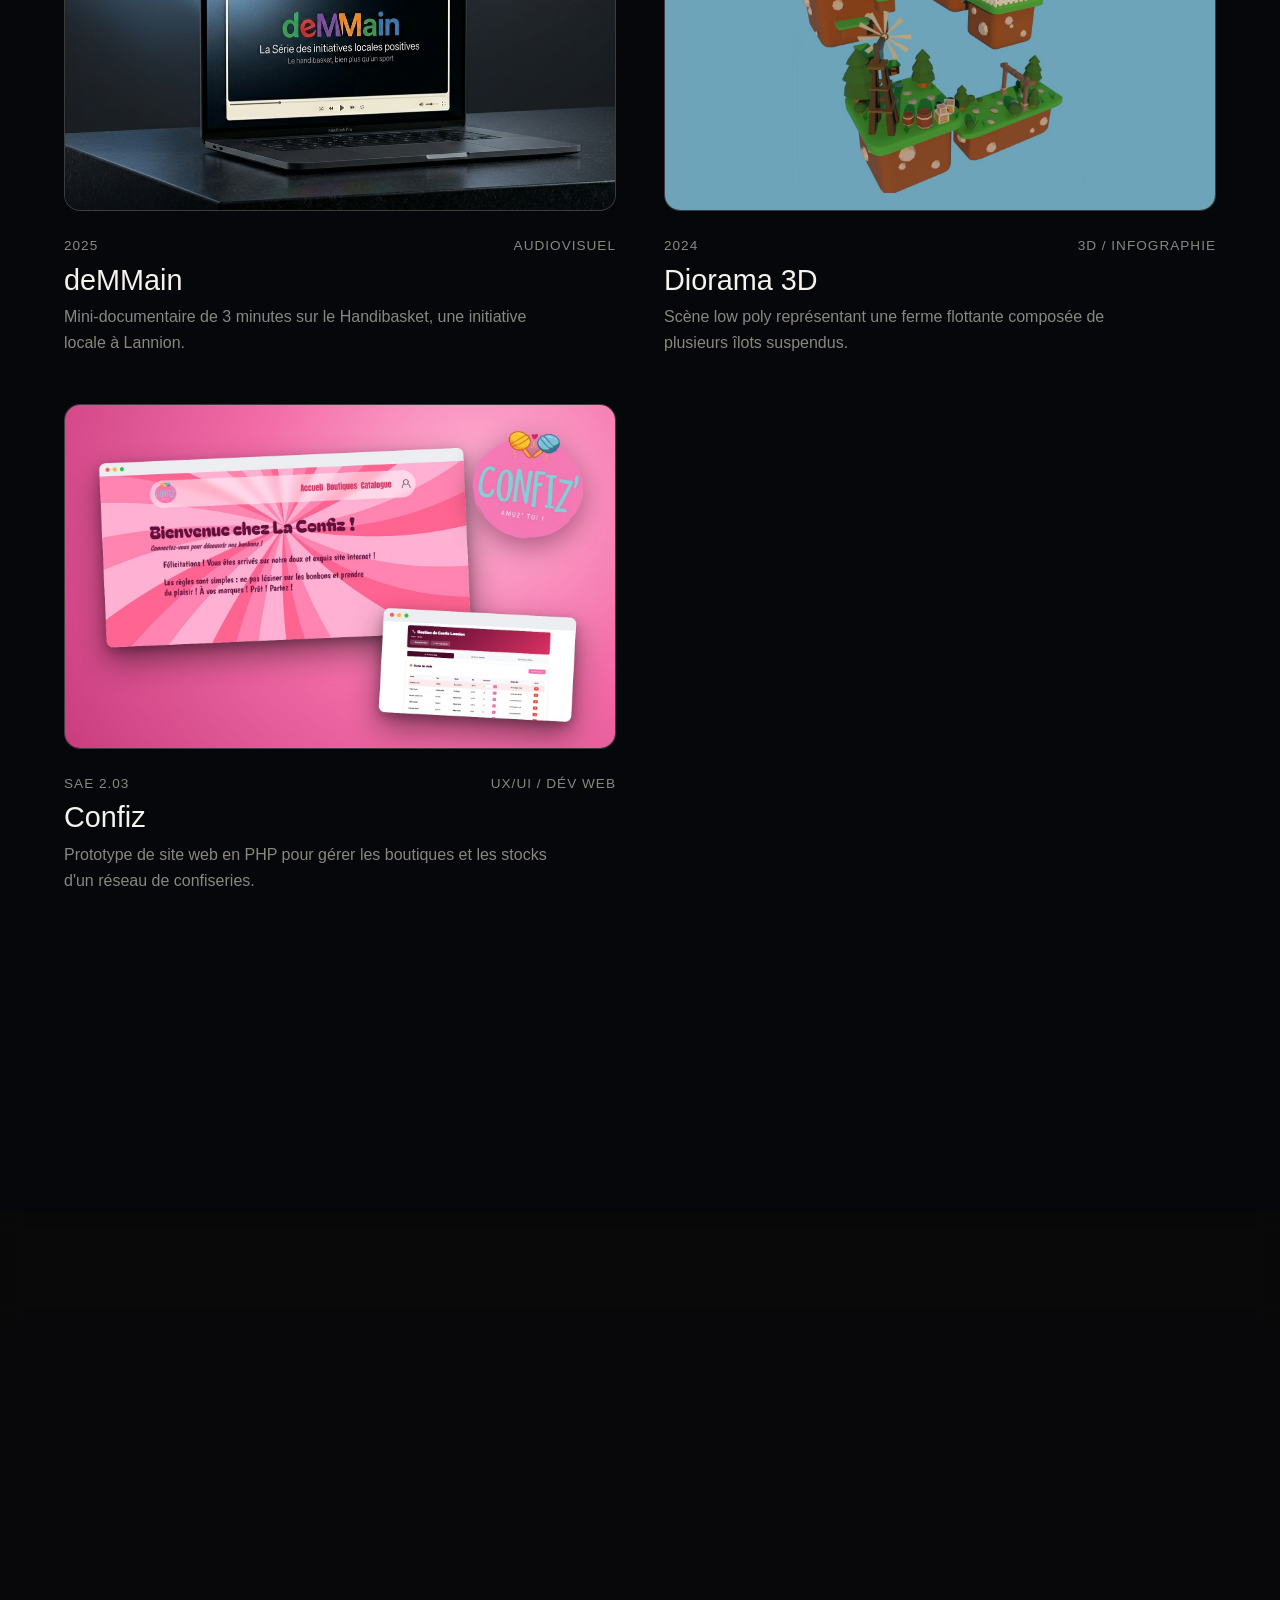
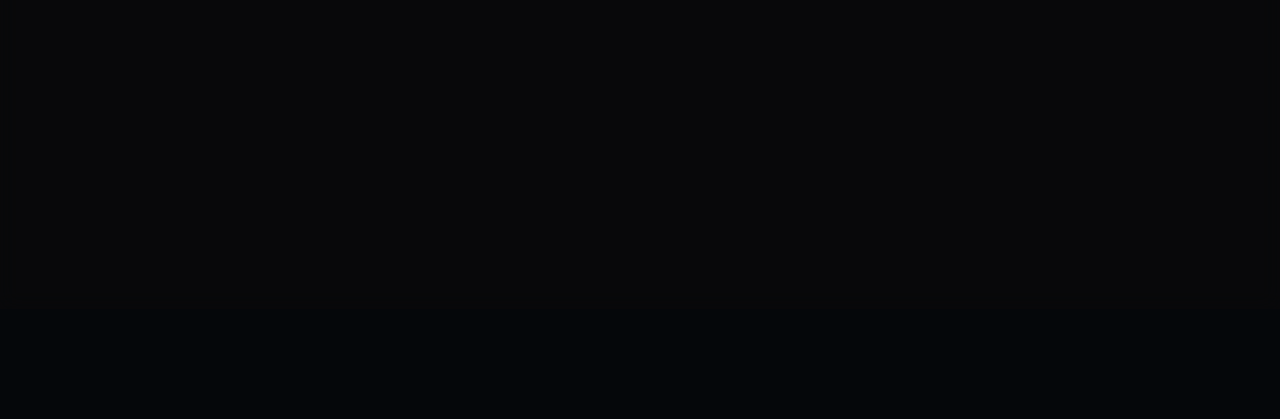
<file: projets.html>
<!DOCTYPE html>
<html lang="fr" class="dark">

<head>
    <meta charset="UTF-8">
    <meta name="viewport" content="width=device-width, initial-scale=1.0">

    <link rel="stylesheet" href="style.css">
    <link rel="stylesheet" href="projets.css">
    <link href="https://fonts.cdnfonts.com/css/satoshi" rel="stylesheet">
    <link href="https://fonts.cdnfonts.com/css/vtf-gulax" rel="stylesheet">

    <title>Projets | Antonin Guillotot-Lechien</title>
    <meta name="description" content="Tous les projets d'Antonin Guillotot-Lechien : communication, identité visuelle, UX/UI, web et audiovisuel.">
    <meta name="author" content="Antonin Guillotot-Lechien">
    <!-- Aperçu lors d'un partage (LinkedIn, Messenger, mail...) -->
    <meta property="og:type" content="website">
    <meta property="og:locale" content="fr_FR">
    <meta property="og:site_name" content="Antonin Guillotot-Lechien · Portfolio">
    <meta property="og:title" content="Projets | Antonin Guillotot-Lechien">
    <meta property="og:description" content="Tous les projets d'Antonin Guillotot-Lechien : communication, identité visuelle, UX/UI, web et audiovisuel.">
    <meta property="og:image" content="img/meta/og-image.jpg">
    <meta name="twitter:card" content="summary_large_image">
    <!-- Favicon -->
    <link rel="icon" type="image/png" sizes="32x32" href="img/meta/favicon-32.png">
    <link rel="icon" type="image/png" sizes="512x512" href="img/meta/favicon-512.png">
    <link rel="apple-touch-icon" href="img/meta/apple-touch-icon.png">
</head>

<body>
    <div class="bg-container">
        <div class="bg-aurora">
            <div class="aurora-1"></div>
            <div class="aurora-2"></div>
            <div class="aurora-3"></div>
        </div>
        <div class="bg-grid"></div>
    </div>

    <!-- Custom Cursor -->
    <div class="custom-cursor">
        <div class="cursor-tag">Voir</div>
    </div>

    <!-- Glow effect following mouse -->
    <div id="glow"></div>

    <!-- HEADER / NAVBAR -->
    <header class="header">
        <nav class="navbar" id="navbar">
            <div class="logo">
                <a href="index.html" class="logo-text">
                    <img src="img/letter_logo_blanc.png" alt="Logo Antonin Guillotot-Lechien">
                </a>
            </div>
            <ul class="nav-links">
                <li><a href="projets.html">Projets</a></li>
                <li><a href="index.html#expertise">À propos</a></li>
                <li><a href="index.html#contact" class="btn-primary">Contact</a></li>
            </ul>

            <!-- HAMBURGER BUTTON -->
            <button class="hamburger" id="hamburger">
                <span></span>
                <span></span>
            </button>
        </nav>

        <!-- MOBILE MENU OVERLAY -->
        <div class="mobile-menu" id="mobile-menu">
            <ul class="mobile-nav-links">
                <li><a href="index.html#propos">À propos</a></li>
                <li><a href="index.html#expertise">Expertise</a></li>
                <li><a href="projets.html">Projets</a></li>
                <li><a href="index.html#contact">Contact</a></li>
            </ul>
        </div>
    </header>

    <main class="projects-page-main section reveal">
        <div class="projects-hero">
            <h1 class="projects-page-title">Tous mes projets<span class="projects-count">/ 7</span></h1>
            <div class="projects-filters" role="group" aria-label="Filtrer les projets par domaine">
                <button type="button" class="filter-btn is-active" data-filter="all" aria-pressed="true">Tous <span class="filter-count"></span></button>
                <button type="button" class="filter-btn" data-filter="communication" aria-pressed="false">Communication <span class="filter-count"></span></button>
                <button type="button" class="filter-btn" data-filter="uxui" aria-pressed="false">UX/UI <span class="filter-count"></span></button>
                <button type="button" class="filter-btn" data-filter="web" aria-pressed="false">Développement web <span class="filter-count"></span></button>
                <button type="button" class="filter-btn" data-filter="graphisme" aria-pressed="false">Graphisme <span class="filter-count"></span></button>
                <button type="button" class="filter-btn" data-filter="audiovisuel" aria-pressed="false">Audiovisuel <span class="filter-count"></span></button>
                <button type="button" class="filter-btn" data-filter="3d" aria-pressed="false">3D <span class="filter-count"></span></button>
            </div>
        </div>

        <div class="projects-grid">
            <!-- La Guinguette de Léon (stage) -->
            <div onclick="window.location.href='projet-guinguette.html'" class="project-grid-card" data-domains="graphisme communication"
                style="cursor: pointer;">
                <div class="project-grid-visual">
                    <img src="img/projets/thumbs/guinguette.jpg" alt="La Guinguette de Léon — Identité visuelle"
                        style="width:100%; height:100%; object-fit:cover;">
                </div>
                <div class="project-grid-info">
                    <div class="project-grid-meta">
                        <span>Stage · 2026</span>
                        <span>Identité visuelle / Print</span>
                    </div>
                    <h3 class="project-grid-title">La Guinguette de Léon <span class="project-grid-arrow">↗</span></h3>
                    <p class="project-grid-desc">Logo, affiche, flyers, carte et signalétique de la guinguette estivale
                        de la roseraie Les Chemins de la Rose.</p>
                </div>
            </div>
            <!-- Lannion Cœur de Ville 1/3 : stratégie -->
            <div onclick="window.location.href='projet-lcdv-strategie.html'" class="project-grid-card" data-domains="communication"
                style="cursor: pointer;">
                <div class="project-grid-visual">
                    <img src="img/projets/thumbs/lcdv-strategie.jpg" alt="Lannion Cœur de Ville — Diagnostic & stratégie"
                        style="width:100%; height:100%; object-fit:cover;">
                </div>
                <div class="project-grid-info">
                    <div class="project-grid-meta">
                        <span>2025–2026</span>
                        <span>Communication / Marketing</span>
                    </div>
                    <h3 class="project-grid-title">LCDV · Stratégie <span class="project-grid-arrow">↗</span></h3>
                    <p class="project-grid-desc">Enquête, audits et recommandations pour l'association des
                        commerçants du centre-ville de Lannion.</p>
                </div>
            </div>

            <!-- Lannion Cœur de Ville 2/3 : identité -->
            <div onclick="window.location.href='projet-lcdv-identite.html'" class="project-grid-card" data-domains="graphisme"
                style="cursor: pointer;">
                <div class="project-grid-visual">
                    <img src="img/projets/thumbs/lcdv-identite.jpg" alt="Lannion Cœur de Ville — Identité visuelle"
                        style="width:100%; height:100%; object-fit:cover;">
                </div>
                <div class="project-grid-info">
                    <div class="project-grid-meta">
                        <span>2025–2026</span>
                        <span>Graphisme / Identité</span>
                    </div>
                    <h3 class="project-grid-title">LCDV · Identité <span class="project-grid-arrow">↗</span></h3>
                    <p class="project-grid-desc">Trois pistes de logo, une retenue, et la charte graphique 2026 de
                        l'association.</p>
                </div>
            </div>

            <!-- Lannion Cœur de Ville 3/3 : site web -->
            <div onclick="window.location.href='projet-lcdv-site.html'" class="project-grid-card" data-domains="uxui web"
                style="cursor: pointer;">
                <div class="project-grid-visual">
                    <img src="img/projets/thumbs/lcdv-site.jpg" alt="Lannion Cœur de Ville — Site web"
                        style="width:100%; height:100%; object-fit:cover;">
                </div>
                <div class="project-grid-info">
                    <div class="project-grid-meta">
                        <span>2025–2026</span>
                        <span>UX/UI / Dév Web</span>
                    </div>
                    <h3 class="project-grid-title">LCDV · Site web <span class="project-grid-arrow">↗</span></h3>
                    <p class="project-grid-desc">Wireframes, mockups et prototype codé du nouveau site, avec
                        espaces commerçant et admin.</p>
                </div>
            </div>

            <!-- Project 5: deMMain -->
            <div onclick="window.location.href='projet-demain.html'" class="project-grid-card" data-domains="audiovisuel" style="cursor: pointer;">
                <div class="project-grid-visual">
                    <img src="img/projets/banniere_handibasket.png" alt="deMMain">
                </div>
                <div class="project-grid-info">
                    <div class="project-grid-meta">
                        <span>2025</span>
                        <span>Audiovisuel</span>
                    </div>
                    <h3 class="project-grid-title">deMMain <span class="project-grid-arrow">↗</span></h3>
                    <p class="project-grid-desc">Mini-documentaire de 3 minutes sur le Handibasket, une initiative
                        locale à Lannion.</p>
                </div>
            </div>

            <!-- Project 6: Diorama 3D -->
            <div onclick="window.location.href='projet-3d-diorama.html'" class="project-grid-card" data-domains="3d"
                style="cursor: pointer;">
                <div class="project-grid-visual">
                    <img src="img/projets/thumbs/diorama.jpg" alt="Diorama 3D low poly : une ferme répartie sur plusieurs îlots flottants"
                        style="width:100%; height:100%; object-fit:cover;">
                </div>
                <div class="project-grid-info">
                    <div class="project-grid-meta">
                        <span>2024</span>
                        <span>3D / Infographie</span>
                    </div>
                    <h3 class="project-grid-title">Diorama 3D <span class="project-grid-arrow">↗</span></h3>
                    <p class="project-grid-desc">Scène low poly représentant une ferme flottante composée de plusieurs
                        îlots suspendus.</p>
                </div>
            </div>

            <!-- Project 7: Confiz -->
            <div onclick="window.location.href='projet-confiz.html'" class="project-grid-card" data-domains="uxui web"
                style="cursor: pointer;">
                <div class="project-grid-visual">
                    <img src="img/projets/thumbs/confiz.jpg" alt="Confiz"
                        style="width:100%; height:100%; object-fit:cover;">
                </div>
                <div class="project-grid-info">
                    <div class="project-grid-meta">
                        <span>SAE 2.03</span>
                        <span>UX/UI / Dév Web</span>
                    </div>
                    <h3 class="project-grid-title">Confiz <span class="project-grid-arrow">↗</span></h3>
                    <p class="project-grid-desc">Prototype de site web en PHP pour gérer les boutiques et les stocks
                        d'un réseau de confiseries.</p>
                </div>
            </div>

        </div>
    </main>

    <!-- FOOTER REVEAL WRAPPER -->
    <div class="footer-reveal-wrapper">
        <footer class="footer">
            <div class="footer-top">
                <div class="footer-top-left">
                    <a href="index.html" class="logo-text footer-logo"><img src="img/letter_logo_blanc.png" alt="Logo Antonin Guillotot-Lechien"></a>
                    <p>Étudiant MMI · IUT Lannion<br>Stage en communication · mars → juin 2027</p>
                </div>
                <a href="mailto:antonin.guillototlechien@gmail.com" class="footer-cta">
                    <span>Me contacter</span>
                    <span class="footer-cta-arrow">↗</span>
                </a>
            </div>

            <div class="footer-links-grid">
                <div class="footer-col">
                    <span class="eyebrow">Navigation</span>
                    <a href="index.html#propos">À propos</a>
                    <a href="index.html#expertise">Expertise</a>
                    <a href="projets.html">Projets</a>
                    <a href="index.html#contact">Contact</a>
                </div>
                <div class="footer-col">
                    <span class="eyebrow">Réseaux</span>
                    <a href="https://www.linkedin.com/in/antonin-guillotot-lechien-6b104733b/" target="_blank">LinkedIn</a>
                    <a href="https://github.com/antoninglc" target="_blank">GitHub</a>
                </div>
                <div class="footer-col">
                    <span class="eyebrow">Contact</span>
                    <a href="mailto:antonin.guillototlechien@gmail.com">Email</a>
                </div>
            </div>

            <div class="footer-bottom">
                <p>© 2026 Antonin Guillotot-Lechien. Tous droits réservés.</p>
                <p><a href="mentions-legales.html">Mentions légales</a></p>
            </div>
        </footer>

        <div class="footer-banner">
            <div class="footer-banner-track">
                <span>Disponible pour un stage <em>—</em> Disponible pour un stage <em>—</em> Disponible pour un stage <em>—</em> Disponible pour un stage <em>—</em> Disponible pour un stage <em>—</em></span>
                <span aria-hidden="true">Disponible pour un stage <em>—</em> Disponible pour un stage <em>—</em> Disponible pour un stage <em>—</em> Disponible pour un stage <em>—</em> Disponible pour un stage <em>—</em></span>
            </div>
        </div>
    </div>

    <script src="script.js"></script>
</body>

</html>
</file>
<file: style.css>
:root {
    --bg-color: #05070a;

    --text-primary: #F6F2EE;
    --text-secondary: #8a8680;

    --accent-blue: #798da5;
    --accent-blue-light: #a8bfd4;
    --accent-blue-glow: rgba(100, 130, 175, 0.15);
    --accent-brown: #ba9281;

    --glass-bg: rgba(142, 180, 230, 0.08);
    --glass-border: rgba(255, 255, 255, 0.18);
    --glass-hover: rgba(142, 180, 230, 0.15);

    --font-body: 'Satoshi', sans-serif;
    --font-display: 'VTF Gulax', sans-serif;

    --spacing-sm: 1rem;
    --spacing-md: 2rem;
    --spacing-lg: 4rem;
    --spacing-xl: 10rem;

    --radius-sm: 8px;
    --radius-md: 16px;
    --radius-full: 9999px;

    --transition-slow: all 1.2s cubic-bezier(0.16, 1, 0.3, 1);
    --transition-fast: all 0.3s ease;
}

/* =========================================
   RESET & BASE
========================================= */
* {
    margin: 0;
    padding: 0;
    box-sizing: border-box;
}

html {
    scroll-behavior: smooth;
    background: transparent;
    color: var(--text-primary);
    font-family: var(--font-body);
    font-size: 16px;
    overflow-x: clip;
    cursor: none;
}

body {
    position: relative;
    overflow-x: clip;
    line-height: 1.6;
    -webkit-font-smoothing: antialiased;
    cursor: none;
    background: #05070a;
}

a,
button,
input,
textarea {
    text-decoration: none;
    color: inherit;
    transition: var(--transition-fast);
    cursor: none;
}

ul {
    list-style: none;
}

h1,
h2,
h3,
h4 {
    line-height: 1.1;
    font-weight: normal;
}

/* =========================================
   BACKGROUND SYSTEM
========================================= */
.bg-container {
    position: fixed;
    inset: 0;
    z-index: -1;
    pointer-events: none;
    overflow: hidden;
    background: transparent;
}

/* Anciens effets (encore présents dans le HTML des autres pages) : désactivés */
.bg-aurora,
.bg-grid {
    display: none;
}

/* Ambiance : la teinte de .bg-container change selon la section
   (couleur posée en JS, voir script.js). */

/* Grain argentique : bruit SVG, animé par à-coups comme une pellicule */
.bg-container::after {
    content: '';
    position: absolute;
    inset: -50%;
    background-image: url("data:image/svg+xml,%3Csvg xmlns='http://www.w3.org/2000/svg' width='220' height='220'%3E%3Cfilter id='n'%3E%3CfeTurbulence type='fractalNoise' baseFrequency='0.85' numOctaves='3' stitchTiles='stitch'/%3E%3CfeColorMatrix values='0 0 0 0 1  0 0 0 0 1  0 0 0 0 1  0 0 0 0.55 0'/%3E%3C/filter%3E%3Crect width='100%25' height='100%25' filter='url(%23n)'/%3E%3C/svg%3E");
    opacity: 0.06;
    animation: grain 0.9s steps(1) infinite;
}

@keyframes grain {
    0%   { transform: translate(0, 0); }
    20%  { transform: translate(-3%, 2%); }
    40%  { transform: translate(2%, -4%); }
    60%  { transform: translate(-4%, -1%); }
    80%  { transform: translate(3%, 3%); }
}

@media (prefers-reduced-motion: reduce) {
    .bg-container::after {
        animation: none;
    }
}

.font-gulax {
    font-family: var(--font-display);
    letter-spacing: 1px;
}

.outline-text {
    color: transparent;
    -webkit-text-stroke: 1px var(--text-primary);
    opacity: 0.8;
}

/* =========================================
   GLOW EFFECT
========================================= */
#glow {
    display: none;
    position: fixed;
    top: 50%;
    left: 50%;
    width: 500px;
    height: 500px;
    background: radial-gradient(circle, rgba(120, 145, 180, 0.07) 0%, transparent 60%);
    border-radius: 50%;
    transform: translate(-50%, -50%);
    pointer-events: none;
    z-index: -1;
    transition: transform 0.1s linear;
}

/* =========================================
   ENTRANCE LOADER
========================================= */
#loader {
    position: fixed;
    inset: 0;
    width: 100%;
    height: 100%;
    background: #000000;
    display: flex;
    align-items: center;
    justify-content: center;
    z-index: 10000;
    transition: opacity 0.6s cubic-bezier(0.16, 1, 0.3, 1),
        transform 0.6s cubic-bezier(0.16, 1, 0.3, 1),
        visibility 0.6s;
}

#loader.fade-out {
    opacity: 0;
    transform: scale(1.05);
    visibility: hidden;
}

.loader-logo-container {
    position: relative;
    display: flex;
    align-items: center;
    justify-content: center;
}

.loader-logo {
    width: clamp(80px, 15vw, 140px);
    height: auto;
    display: block;
    opacity: 0;
    filter: blur(16px) brightness(0.4);
    transform: scale(0.5);
    animation: logo-reveal 1.6s cubic-bezier(0.22, 1, 0.36, 1) 0.1s forwards;
}

@keyframes logo-reveal {
    0% {
        opacity: 0;
        filter: blur(16px) brightness(0.4);
        transform: scale(0.5);
    }

    100% {
        opacity: 1;
        filter: blur(0px) brightness(1);
        transform: scale(1);
    }
}

.loader-glow {
    position: absolute;
    width: 200%;
    height: 200%;
    top: 50%;
    left: 50%;
    transform: translate(-50%, -50%);
    background: radial-gradient(circle, rgba(120, 145, 180, 0.15) 0%, transparent 60%);
    border-radius: 50%;
    opacity: 0;
    animation: glow-pulse 1.6s cubic-bezier(0.22, 1, 0.36, 1) 0.15s forwards;
    pointer-events: none;
}

@keyframes glow-pulse {
    0% {
        opacity: 0;
        transform: translate(-50%, -50%) scale(0.5);
    }

    45% {
        opacity: 1;
        transform: translate(-50%, -50%) scale(1);
    }

    100% {
        opacity: 0;
        transform: translate(-50%, -50%) scale(1.3);
    }
}

.no-scroll {
    overflow: hidden !important;
}

/* =========================================
   ANIMATIONS
========================================= */
.reveal {
    opacity: 0;
    transform: translateY(40px);
    filter: blur(10px);
    transition: opacity 1s cubic-bezier(0.16, 1, 0.3, 1),
        transform 1s cubic-bezier(0.16, 1, 0.3, 1),
        filter 1s cubic-bezier(0.16, 1, 0.3, 1);
}

.reveal.active {
    opacity: 1;
    transform: translateY(0);
    filter: blur(0);
}

.section {
    padding: var(--spacing-xl) 5%;
    max-width: 1300px;
    margin: 0 auto;
    background: transparent;
}

.section-title {
    font-size: clamp(2.5rem, 5vw, 4rem);
    margin-bottom: var(--spacing-lg);
    font-family: var(--font-display);
    text-transform: uppercase;
}

.section2-title {
    font-size: clamp(2.5rem, 5vw, 4rem);
    margin-bottom: 8rem;
    font-family: var(--font-display);
    text-transform: uppercase;
}

.section-divider {
    height: 1px;
    width: 90%;
    max-width: 1300px;
    margin: 0 auto;
    background: linear-gradient(90deg, transparent, rgba(255, 255, 255, 0.35), transparent);
    transform: scaleX(0);
    transform-origin: left;
    transition: transform 1.5s cubic-bezier(0.16, 1, 0.3, 1);
}

.section-divider.active {
    transform: scaleX(1);
}

/* =========================================
   NAVBAR
========================================= */
.header {
    position: fixed;
    top: 0;
    left: 0;
    width: 100%;
    z-index: 1000;
    pointer-events: none;
    /* Let clicks pass through empty areas */
    display: flex;
    justify-content: center;
    /* Center the navbar pill */
}

.navbar {
    pointer-events: auto;
    display: flex;
    justify-content: space-between;
    align-items: center;
    width: 100%;
    max-width: 100%;
    /* Full width at the top */
    margin-top: 0;
    padding: 30px 5vw;
    /* Pushed to edges at top */
    background: transparent;
    backdrop-filter: blur(0px);
    -webkit-backdrop-filter: blur(0px);
    border: 1px solid transparent;
    border-radius: 0px;
    transition: all 0.7s cubic-bezier(0.16, 1, 0.3, 1);
}

.navbar.scrolled {
    max-width: 400px;
    /* Compress into pill shape */
    margin-top: 20px;
    padding: 12px 24px;
    background: rgba(10, 10, 10, 0.5);
    backdrop-filter: blur(20px);
    -webkit-backdrop-filter: blur(20px);
    border: 1px solid rgba(255, 255, 255, 0.08);
    /* Sublime glass effect */
    border-radius: var(--radius-full);
}

.navbar.scrolled .logo {
    display: flex;
    align-items: center;
}

.navbar.scrolled .logo::after {
    content: '';
    display: block;
    width: 1px;
    height: 28px;
    background: rgba(255, 255, 255, 0.2);
    margin-left: 20px;
}

.logo-text {
    display: flex;
    align-items: center;
}

.logo-text img {
    height: 36px;
    width: auto;
    display: block;
}

.nav-links {
    display: flex;
    gap: 2rem;
    align-items: center;
}

.nav-links li a {
    font-size: 0.9rem;
    font-weight: 500;
    color: var(--text-secondary);
}

.nav-links li a:hover {
    color: var(--text-primary);
}

.btn-primary {
    background: var(--text-primary);
    color: var(--bg-color) !important;
    padding: 8px 20px;
    border-radius: var(--radius-full);
    font-weight: 600;
}

.btn-primary:hover {
    background: #d4d4d4;
    transform: scale(1.05);
}

.btn-outline {
    background: transparent;
    border: 1px solid var(--glass-border);
    color: var(--text-primary);
    padding: 14px 28px;
    border-radius: var(--radius-full);
    font-weight: 500;
}

.btn-outline:hover {
    background: var(--glass-border);
}

/* =========================================
   HAMBURGER & MOBILE MENU
========================================= */
.hamburger {
    display: none;
    flex-direction: column;
    justify-content: center;
    gap: 6px;
    width: 30px;
    height: 30px;
    background: transparent;
    border: none;
    z-index: 2000;
}

.hamburger span {
    display: block;
    width: 100%;
    height: 2px;
    background: var(--text-primary);
    transition: all 0.3s ease;
}

.hamburger.active span:nth-child(1) {
    transform: translateY(4px) rotate(45deg);
}

.hamburger.active span:nth-child(2) {
    transform: translateY(-4px) rotate(-45deg);
}

.mobile-menu {
    position: fixed;
    inset: 0;
    width: 100%;
    height: 100vh;
    background: #000000;
    z-index: 1500;
    display: flex;
    flex-direction: column;
    justify-content: center;
    padding: 0 10%;
    transform: translateY(-100%);
    /* visibility attend la fin de la remontée pour masquer le menu */
    transition: transform 0.6s cubic-bezier(0.16, 1, 0.3, 1), visibility 0s linear 0.6s;
    /* L'en-tête laisse passer les clics (pointer-events: none) :
       le menu doit les réactiver, sinon ses liens ne réagissent pas */
    pointer-events: auto;
    visibility: hidden;
}

.mobile-menu.active {
    transform: translateY(0);
    visibility: visible;
    transition: transform 0.6s cubic-bezier(0.16, 1, 0.3, 1), visibility 0s;
}

/* La barre (logo + croix) reste au-dessus du menu ouvert pour pouvoir le fermer */
.navbar {
    position: relative;
    z-index: 1600;
}

.mobile-nav-links {
    display: flex;
    flex-direction: column;
    gap: 2rem;
}

.mobile-nav-links li {
    opacity: 0;
    transform: translateY(20px);
    transition: all 0.6s cubic-bezier(0.16, 1, 0.3, 1);
}

.mobile-menu.active .mobile-nav-links li {
    opacity: 1;
    transform: translateY(0);
}

.mobile-menu.active .mobile-nav-links li:nth-child(1) {
    transition-delay: 0.2s;
}

.mobile-menu.active .mobile-nav-links li:nth-child(2) {
    transition-delay: 0.3s;
}

.mobile-menu.active .mobile-nav-links li:nth-child(3) {
    transition-delay: 0.4s;
}

.mobile-menu.active .mobile-nav-links li:nth-child(4) {
    transition-delay: 0.5s;
}

.mobile-nav-links li a {
    font-size: 3rem;
    font-family: var(--font-display);
    text-transform: uppercase;
}

.mobile-menu-footer {
    position: absolute;
    bottom: 3rem;
    left: 10%;
    right: 10%;
    display: flex;
    justify-content: space-between;
    align-items: center;
    color: var(--text-secondary);
    font-size: 0.9rem;
    opacity: 0;
    transition: opacity 0.6s ease;
    transition-delay: 0.6s;
}

.mobile-menu.active .mobile-menu-footer {
    opacity: 1;
}

.social-mini {
    display: flex;
    gap: 1.5rem;
}

@media (max-width: 900px) {
    .nav-links {
        display: none;
    }

    .hamburger {
        display: flex;
    }
}

/* =========================================
   HERO
========================================= */
.hero {
    position: relative;
    height: 100vh;
    display: flex;
    align-items: center;
    justify-content: center;
    overflow: hidden;
}

.hero-video {
    position: absolute;
    top: 0;
    left: 0;
    width: 100%;
    height: 100%;
    object-fit: cover;
    z-index: 1;
    opacity: 1;
}

.hero-overlay {
    position: absolute;
    bottom: 0;
    left: 0;
    width: 100%;
    height: 50vh;
    background: linear-gradient(to bottom,
            transparent 0%,
            rgba(5, 7, 10, 0.4) 50%,
            var(--bg-color) 100%);
    z-index: 2;
    pointer-events: none;
}

.hero::after {
    content: '';
    position: absolute;
    bottom: -80px;
    left: 0;
    width: 100%;
    height: 80px;
    background: var(--bg-color);
    z-index: 4;
    pointer-events: none;
}

.hero-content {
    position: relative;
    z-index: 3;
    text-align: center;
    padding: 0 5%;
}

.hero-tag {
    display: inline-block;
    padding: 6px 14px;
    border-radius: var(--radius-full);
    border: 1px solid var(--glass-border);
    backdrop-filter: blur(10px);
    font-size: 0.85rem;
    color: var(--text-secondary);
    margin-bottom: 2rem;
    text-transform: uppercase;
    letter-spacing: 1px;
}

.hero-title {
    font-size: clamp(3.5rem, 10vw, 8rem);
    text-transform: uppercase;
    line-height: 0.9;
    margin-bottom: 2rem;
}

.hero-subtitle {
    font-size: 1.1rem;
    color: var(--text-secondary);
    max-width: 500px;
    margin: 0 auto;
}

/* =========================================
   HERO META BAR (horloge — signature DA)
========================================= */
.hero-meta {
    position: absolute;
    bottom: 2.5rem;
    left: 5%;
    z-index: 3;
    pointer-events: none;
    opacity: 0;
    animation: hero-meta-reveal 0.8s cubic-bezier(0.16, 1, 0.3, 1) 2.2s forwards;
}

@keyframes hero-meta-reveal {
    from {
        opacity: 0;
        transform: translateY(6px);
    }

    to {
        opacity: 1;
        transform: translateY(0);
    }
}

.hero-clock {
    display: flex;
    align-items: baseline;
    gap: 0.6rem;
    font-family: var(--font-body);
    font-size: 0.78rem;
    font-weight: 500;
    letter-spacing: 0.1em;
    text-transform: uppercase;
}

.hero-clock-time {
    font-variant-numeric: tabular-nums;
    color: rgba(246, 242, 238, 0.6);
}

.hero-clock-location {
    color: rgba(246, 242, 238, 0.25);
}

.scroll-indicator {
    position: absolute;
    bottom: 2rem;
    left: 50%;
    transform: translateX(-50%);
    z-index: 3;
    font-size: 0.8rem;
    color: var(--accent-blue);
    letter-spacing: 2px;
    display: flex;
    flex-direction: column;
    align-items: center;
    gap: 1rem;
}

.scroll-indicator::after {
    content: '';
    width: 1px;
    height: 40px;
    background: linear-gradient(to bottom, var(--text-secondary), transparent);
    animation: pulse 2s infinite;
}

@keyframes pulse {
    0% {
        transform: scaleY(0);
        transform-origin: top;
    }

    50% {
        transform: scaleY(1);
        transform-origin: top;
    }

    50.1% {
        transform: scaleY(1);
        transform-origin: bottom;
    }

    100% {
        transform: scaleY(0);
        transform-origin: bottom;
    }
}

/* =========================================
   A PROPOS
========================================= */
.propos-grid {
    display: grid;
    grid-template-columns: 1fr 1fr;
    gap: 4rem;
    align-items: start;
    padding-top: 2rem;
}

#propos {
    padding-top: 4rem;
    position: relative;
}

#propos::before {
    content: '';
    position: absolute;
    top: 0;
    left: 50%;
    transform: translateX(-50%);
    width: 100vw;
    height: 80px;
    background: linear-gradient(to bottom, var(--bg-color) 0%, transparent 100%);
    z-index: 1;
    pointer-events: none;
}

.propos-left .section-title {
    margin-bottom: 2rem;
}

.propos-photo-container {
    margin-top: 3rem;
    position: relative;
    width: fit-content;
}

/* Photo : simple, ronde, sans effet ni contour */
.propos-photo {
    width: 150px;
    height: 150px;
    border-radius: 50%;
    overflow: hidden;
}

.propos-photo img {
    display: block;
    width: 100%;
    height: 100%;
    object-fit: cover;
}

.propos-left span {
    color: var(--text-secondary);
    font-style: italic;
    font-family: var(--font-body);
    font-size: clamp(1.5rem, 3vw, 2.5rem);
    text-transform: none;
    letter-spacing: 0;
}

.propos-right .text-lead {
    font-size: 1.5rem;
    color: var(--text-primary);
    margin-bottom: 1.5rem;
}

.propos-right p {
    font-size: 1.1rem;
    color: var(--text-secondary);
    margin-bottom: 1.5rem;
}

/* --- Mention de stage (section À propos) : pastille discrète --- */
.stage-pill {
    display: inline-flex;
    flex-wrap: wrap;
    align-items: center;
    gap: 0.35rem 0.75rem;
    margin-bottom: 1.75rem;
    padding: 0.5rem 1rem;
    border: 1px solid rgba(95, 180, 217, 0.3);
    border-radius: 999px;
    background: rgba(14, 42, 56, 0.35);
    font-size: 0.85rem;
    line-height: 1.3;
}

.stage-pill-label {
    color: var(--text-primary);
    font-weight: 500;
}

.stage-pill-dates {
    font-family: var(--font-body);
    font-weight: 500;
    color: #8fc9e3;
}

.stage-pill-meta {
    font-family: var(--font-body);
    color: var(--text-secondary);
}

.stage-dot {
    position: relative;
    flex-shrink: 0;
    width: 8px;
    height: 8px;
    border-radius: 50%;
    background: #5fd99a;
}

.stage-dot::after {
    content: '';
    position: absolute;
    inset: 0;
    border-radius: 50%;
    background: #5fd99a;
    animation: stage-pulse 2s ease-out infinite;
}

@keyframes stage-pulse {
    0% { transform: scale(1); opacity: 0.7; }
    100% { transform: scale(3); opacity: 0; }
}

@media (prefers-reduced-motion: reduce) {
    .stage-dot::after {
        animation: none;
    }
}

.propos-socials {
    margin-top: 3rem;
    display: flex;
    gap: 2rem;
}

/* Lien CV : même rangée que les réseaux, mais en bleu pour ressortir */
/* Lien CV : souligné en permanence (pas d'animation), comme avant */
.propos-socials a.propos-cv {
    color: rgb(178, 208, 245);
    font-weight: 600;
    background: none;
    padding-bottom: 0;
    border-bottom: 1px solid rgba(142, 180, 230, 0.5);
}

.propos-socials a.propos-cv:hover {
    color: #fff;
    border-color: rgb(178, 208, 245);
}

/* Liens À propos : s'éclaircissent et se soulignent de gauche à droite au survol */
.propos-socials a {
    font-size: 0.9rem;
    text-transform: uppercase;
    letter-spacing: 1px;
    color: var(--text-secondary);
    background-image: linear-gradient(currentColor, currentColor);
    background-size: 0% 1px;
    background-position: 0 100%;
    background-repeat: no-repeat;
    padding-bottom: 2px;
    transition: color 0.3s ease, background-size 0.4s cubic-bezier(0.16, 1, 0.3, 1);
}

.propos-socials a:hover {
    color: var(--accent-blue-light);
    background-size: 100% 1px;
}

/* =========================================
   EXPERTISE — LISTE INTERACTIVE
========================================= */
.expertise-layout {
    display: grid;
    grid-template-columns: 1fr 1fr;
    gap: var(--spacing-lg);
    align-items: start;
}

/* ── LISTE DROITE ── */
.expertise-list {
    border-top: 1px solid var(--glass-border);
}

.expertise-item {
    display: grid;
    grid-template-columns: 44px 1fr auto;
    align-items: center;
    gap: var(--spacing-sm);
    padding: var(--spacing-md) 0;
    border-bottom: 1px solid var(--glass-border);
    cursor: none;
    position: relative;
    overflow: hidden;
}

.expertise-item::before {
    content: '';
    position: absolute;
    inset: 0;
    background: rgba(120, 145, 180, 0.04);
    transform: scaleX(0);
    transform-origin: left;
    transition: transform 1.2s cubic-bezier(0.16, 1, 0.3, 1);
}

.expertise-item.active::before,
.expertise-item:hover::before {
    transform: scaleX(1);
}

.expertise-num {
    font-size: 14px;
    color: rgba(142, 180, 230, 0.4);
    letter-spacing: 1px;
    position: relative;
    transition: color 0.3s ease;
    left: 15px;
}

.expertise-item.active .expertise-num,
.expertise-item:hover .expertise-num {
    color: rgba(142, 180, 230, 0.8);
}

.expertise-title {
    font-size: clamp(1rem, 1.6vw, 1.3rem);
    font-family: var(--font-display);
    text-transform: uppercase;
    letter-spacing: 2px;
    color: rgba(200, 196, 190, 0.55);
    -webkit-text-stroke: 0px transparent;
    transition: all 0.4s cubic-bezier(0.16, 1, 0.3, 1);
    position: relative;
}

.expertise-item.active .expertise-title,
.expertise-item:hover .expertise-title {
    color: var(--text-primary);
    -webkit-text-stroke: 0px transparent;
}

.expertise-arrow {
    font-size: 14px;
    color: rgba(120, 145, 180, 0.2);
    position: relative;
    transition: all 0.8s ease;
    transform: translate(-4px, 4px);
    opacity: 0;
    right: 15px;
}

.expertise-item.active .expertise-arrow,
.expertise-item:hover .expertise-arrow {
    opacity: 1;
    color: var(--accent-blue);
    transform: translate(0, 0);
}

/* ── PANNEAU GAUCHE ── */
.expertise-panel {
    position: relative;
    min-height: 220px;
}

.panel-content {
    display: none;
}

.panel-content.active {
    display: flex;
    flex-direction: column;
    gap: 20px;
    animation: panelFadeUp 0.45s cubic-bezier(0.16, 1, 0.3, 1);
}

@keyframes panelFadeUp {
    from {
        opacity: 0;
        transform: translateY(14px);
    }

    to {
        opacity: 1;
        transform: translateY(0);
    }
}

.panel-num {
    font-size: 88px;
    font-weight: 800;
    color: rgba(142, 180, 230, 0.8);
    line-height: 1;
    margin-bottom: -16px;
}

.panel-title {
    font-size: clamp(1.4rem, 2.5vw, 2rem);
    font-family: var(--font-display);
    text-transform: uppercase;
    letter-spacing: 2px;
    color: var(--text-primary);
    line-height: 1.1;
}

.panel-desc {
    font-size: 1.1rem;
    color: var(--text-secondary);
    line-height: 1.8;
    border-left: 1px solid var(--glass-border);
    padding-left: 16px;
    max-width: 450px;
}

.panel-tools {
    display: flex;
    flex-wrap: wrap;
    gap: 6px;
}

.panel-tool {
    font-size: 0.75rem;
    padding: 6px 14px;
    border: 1px solid var(--glass-border);
    border-radius: var(--radius-full);
    color: rgba(142, 180, 230, 0.8);
    letter-spacing: 1px;
    text-transform: uppercase;
}

@media (max-width: 900px) {
    .expertise-layout {
        grid-template-columns: 1fr;
        gap: 40px;
    }

    .expertise-list {
        order: -1;
    }
}

/* =========================================
   PROJETS (PINNED SWAP FRAMER MATCH)
========================================= */
.projets-header {
    padding-bottom: 0;
}

.projets-footer {
    padding-top: var(--spacing-lg);
    padding-bottom: var(--spacing-lg);
    display: flex;
    justify-content: center;
}

.btn-all-projects {
    display: inline-flex;
    align-items: center;
    gap: 12px;
    padding: 16px 40px;
    border: 1px solid var(--glass-border);
    border-radius: var(--radius-full);
    font-size: 1rem;
    font-family: var(--font-body);
    font-weight: 500;
    color: var(--text-primary);
    letter-spacing: 0.5px;
    transition: var(--transition-fast);
    background: var(--glass-bg);
}

/* Même effet de survol que le bouton « Me contacter » :
   léger agrandissement + fond plus clair, transition 0,3 s */
.btn-all-projects:hover {
    background: var(--glass-hover);
    transform: scale(1.05);
}

/* Flèche : même glissement que les flèches des cartes projets */
.btn-arrow {
    position: relative;
    display: inline-flex;
    width: 1.2em;
    height: 1.2em;
    overflow: hidden;
    font-size: 1.1rem;
}

.btn-all-projects:hover .arrow-wrapper {
    transform: translate(100%, -100%);
}

#projets {
    padding: 0;
    max-width: 100%;
}

.projects-container {
    height: 400vh;
    /* 4 cards */
    position: relative;
    background: transparent;
}

.projects-sticky {
    position: sticky;
    top: 0;
    width: 100vw;
    height: 100vh;
    overflow: hidden;
    display: flex;
    align-items: center;
    justify-content: center;
}

.marquees-wrapper {
    position: absolute;
    inset: 0;
    z-index: 1;
    display: flex;
    align-items: center;
    justify-content: center;
    perspective: 2500px;
    pointer-events: none;
}

.marquee-rotator {
    position: relative;
    width: 100vw;
    height: 100vh;
    transform-style: preserve-3d;
    will-change: transform;
}

.marquee-bg {
    position: absolute;
    top: 50%;
    left: 0;
    width: 100vw;
    transform: translateY(-50%) scale(0.95);
    opacity: 0;
    pointer-events: none;
    backface-visibility: hidden;
    -webkit-backface-visibility: hidden;
}

.marquee-bg.active {
    opacity: 1;
    transform: translateY(-50%) scale(1);
}

.marquee-content {
    display: flex;
    /* Use flex to put two identicial spans side by side */
    width: max-content;
    font-size: 6.5vw;
    /* Considerably smaller text */
    font-family: var(--font-body);
    font-weight: 800;
    /* Bolder text */
    color: var(--text-primary);
    animation: marquee-scroll 90s linear infinite;
    /* Much Slower animation */
}

@keyframes marquee-scroll {
    0% {
        transform: translateX(0);
    }

    100% {
        transform: translateX(-50%);
    }

    /* Scrolls exactly halfway (one span length) */
}

/* =========================================
   TITLES 3D LAYER (Centré, synchronisé avec les cartes)
========================================= */
.titles-wrapper {
    position: absolute;
    inset: 0;
    z-index: 5;
    /* Entre les marquees et les cartes */
    display: flex;
    align-items: center;
    justify-content: center;
    perspective: 2500px;
    pointer-events: none;
}

.titles-rotator {
    position: relative;
    width: 100vw;
    height: 50vh;
    max-height: 350px;
    transform-style: preserve-3d;
    will-change: transform;
    transform-origin: center center;
}

.project-title-face {
    position: absolute;
    top: 50%;
    /* Centrage vertical relatif à la zone de la carte */
    left: 0;
    right: 0;
    transform: translateY(-50%);
    text-align: center;
    font-size: clamp(3rem, 8vw, 8rem);
    /* Plus grand pour un effet premium */
    text-transform: uppercase;
    font-family: 'gulax', sans-serif;
    /* Utilise la police Gulax si dispo */
    letter-spacing: 4px;
    color: transparent;
    -webkit-text-stroke: 1.5px rgba(255, 255, 255, 0.4);
    /* Plus subtil en fond */
    white-space: nowrap;
    backface-visibility: hidden;
    -webkit-backface-visibility: hidden;
    opacity: 0;
    will-change: transform, opacity, filter;
}

.cards-wrapper {
    position: absolute;
    inset: 0;
    z-index: 10;
    display: flex;
    align-items: center;
    justify-content: center;
    perspective: 2500px;
    /* High perspective for subtle 3D */
    pointer-events: none;
}

.card-rotator {
    width: 35vw;
    max-width: 500px;
    height: 52.5vh;
    max-height: 375px;
    position: relative;
    transform-style: preserve-3d;
    will-change: transform;
    transform-origin: center center;
    pointer-events: none;
}

.project-card {
    position: absolute;
    inset: 0;
    width: 100%;
    height: 100%;
    border-radius: 16px;
    overflow: hidden;
    box-shadow: 0 40px 80px rgba(0, 0, 0, 0.8);
    cursor: none;
    background: #111;

    backface-visibility: hidden;
    -webkit-backface-visibility: hidden;
    opacity: 0;
    pointer-events: none;
    will-change: transform, opacity, filter;
}

.project-card * {
    pointer-events: none;
}

.project-card-bg {
    width: 100%;
    height: 100%;
    object-fit: cover;
    transition: transform 1s cubic-bezier(0.16, 1, 0.3, 1);
}

.project-card:hover .project-card-bg {
    transform: scale(1.05);
    /* Slight zoom on hover */
}

.project-card-bottom {
    position: absolute;
    bottom: 0;
    left: 0;
    width: 100%;
    padding: 24px;
    display: flex;
    justify-content: space-between;
    align-items: flex-end;
    background: linear-gradient(to top, rgba(0, 0, 0, 0.9) 0%, transparent 100%);
    pointer-events: none;
}

.project-card-title {
    font-size: 1.5rem;
    font-family: var(--font-body);
    font-weight: 700;
    color: white;
}

.project-card-tags {
    display: flex;
    gap: 8px;
}

.project-card-tags .tag {
    background: rgba(120, 145, 180, 0.15);
    color: #c8d8ea;
    border: 1px solid rgba(120, 145, 180, 0.3);
    padding: 6px 12px;
    border-radius: 20px;
    font-size: 0.75rem;
    font-weight: 700;
}

/* Container modeling the invisible box */
.project-card-arrow {
    position: absolute;
    top: 24px;
    right: 24px;
    width: 32px;
    height: 32px;
    overflow: hidden;
    pointer-events: none;
    display: flex;
    align-items: center;
    justify-content: center;
    color: white;
    font-size: 1.5rem;
    font-weight: bold;
}

/* Inner wrapper that actually moves */
.arrow-wrapper {
    position: relative;
    display: flex;
    width: 100%;
    height: 100%;
    align-items: center;
    justify-content: center;
    /* Longer duration & strong easing: slow start, fast slide, silky smooth slow stop */
    transition: transform 0.72s cubic-bezier(0.76, 0, 0.24, 1);
}

/* The first arrow inside the wrapper */
.arrow-main,
.arrow-clone {
    position: absolute;
    width: 100%;
    height: 100%;
    display: flex;
    align-items: center;
    justify-content: center;
    line-height: 1;
}

/* The clone starts offset to the bottom-left */
.arrow-clone {
    transform: translate(-100%, 100%);
}

/* When the card is hovered, both arrows slide up and right */
.project-card:hover .arrow-wrapper {
    transform: translate(100%, -100%);
}

/* =========================================
   CONTACT
========================================= */
.contact-cta {
    text-align: center;
    padding: 6rem 0;
    border-top: 1px solid var(--glass-border);
    border-bottom: 1px solid var(--glass-border);
}

.contact-cta h2 {
    font-size: clamp(3rem, 6vw, 5rem);
    font-family: var(--font-display);
    margin-bottom: 1rem;
}

.contact-cta p {
    font-size: 1.25rem;
    color: var(--text-secondary);
    margin-bottom: 3rem;
}

.contact-links {
    display: flex;
    justify-content: center;
    align-items: center;
    flex-wrap: wrap;
    gap: 1rem 1.5rem;
}

/* Les deux boutons du bloc contact : même taille, texte centré
   (le .btn-primary de base est dimensionné pour la barre de navigation) */
.contact-links .btn-primary,
.contact-links .btn-outline {
    display: inline-flex;
    align-items: center;
    justify-content: center;
    gap: 0.5rem;
    min-height: 52px;
    padding: 0 28px;
    border: 1px solid transparent;
    border-radius: var(--radius-full);
    font-size: 1rem;
    line-height: 1;
}

.contact-links .btn-outline {
    border-color: var(--glass-border);
}

/* Le contenu principal passe au dessus du background lueur */
main {
    position: relative;
    z-index: 1;
    /* Content above blobs */
    background: transparent;
}

/* =========================================
   FOOTER REVEAL WRAPPER
========================================= */
.footer-reveal-wrapper {
    position: relative;
    background: transparent;
}

/* =========================================
   FOOTER (derrière la bannière)
========================================= */
.footer {
    position: sticky;
    bottom: 0;
    padding: 5rem 5% 3rem;
    background: rgba(10, 10, 10, 0.6);
    backdrop-filter: blur(10px);
    -webkit-backdrop-filter: blur(10px);
    z-index: 1;
}

.footer-top {
    display: flex;
    justify-content: space-between;
    align-items: flex-start;
    padding-bottom: 4rem;
    border-bottom: 1px solid var(--glass-border);
    margin-bottom: 4rem;
}

.footer-top-left .logo-text {
    font-size: 2rem;
    margin-bottom: 1rem;
}

/* Logo du footer : un peu plus grand que celui de la barre de navigation */
.footer-top-left .footer-logo {
    display: inline-flex;
    margin-bottom: 1.25rem;
}

.footer-top-left .footer-logo img {
    height: 52px;
}

.footer-top-left p {
    color: var(--text-secondary);
    font-size: 0.95rem;
    line-height: 1.8;
}

.footer-cta {
    display: flex;
    align-items: center;
    gap: 1rem;
    font-family: var(--font-display);
    font-size: clamp(2rem, 4vw, 3.5rem);
    text-transform: uppercase;
    color: var(--text-primary);
    transition: var(--transition-fast);
    border-bottom: 1px solid transparent;
}

.footer-cta:hover {
    color: var(--accent-blue);
    border-color: var(--accent-blue);
}

.footer-cta-arrow {
    transition: transform 0.3s ease;
}

.footer-cta:hover .footer-cta-arrow {
    transform: translate(4px, -4px);
}

.footer-links-grid {
    display: grid;
    grid-template-columns: repeat(3, 1fr);
    gap: 2rem;
    padding-bottom: 4rem;
    border-bottom: 1px solid var(--glass-border);
    margin-bottom: 2rem;
}

.footer-col {
    display: flex;
    flex-direction: column;
    gap: 1rem;
}

.footer-col .eyebrow {
    margin-bottom: 0.5rem;
}

.footer-col a {
    align-self: flex-start; /* zone de survol limitée au texte, pas à toute la colonne */
    font-size: 0.95rem;
    color: var(--text-secondary);
}

.footer-col a:hover {
    color: var(--text-primary);
}

.footer-bottom {
    display: flex;
    justify-content: space-between;
    color: var(--text-secondary);
    font-size: 0.8rem;
}

/* Mentions légales : s'éclaircit et se souligne au survol */
.footer-bottom a {
    color: var(--text-secondary);
    background-image: linear-gradient(currentColor, currentColor);
    background-size: 0% 1px;
    background-position: 0 100%;
    background-repeat: no-repeat;
    padding-bottom: 2px;
    transition: color 0.3s ease, background-size 0.4s cubic-bezier(0.16, 1, 0.3, 1);
}

.footer-bottom a:hover {
    color: var(--text-primary);
    background-size: 100% 1px;
}

/* =========================================
   BANNIÈRE STICKY (passe devant le footer)
========================================= */
.footer-banner {
    position: sticky;
    bottom: 0;
    width: 100%;
    overflow: hidden;
    border-top: 1px solid var(--glass-border);
    padding: 1.8rem 0;
    background: rgba(10, 10, 10, 0.6);
    backdrop-filter: blur(10px);
    -webkit-backdrop-filter: blur(10px);
    z-index: 10;
    cursor: default;
}

.footer-banner-track {
    display: flex;
    width: max-content;
    animation: banner-scroll 25s linear infinite;
    font-family: var(--font-display);
    font-size: clamp(1.4rem, 2.5vw, 2.2rem);
    text-transform: uppercase;
    letter-spacing: 3px;
    color: var(--text-primary);
    white-space: nowrap;
}

.footer-banner-track em {
    font-style: normal;
    color: var(--accent-blue);
    margin: 0 2rem;
}

@keyframes banner-scroll {
    0% {
        transform: translateX(0);
    }

    100% {
        transform: translateX(-50%);
    }
}

.footer-banner:hover .footer-banner-track {
    animation-play-state: paused;
}

/* =========================================
   RESPONSIVE
========================================= */
@media (max-width: 900px) {
    .footer-top {
        flex-direction: column;
        gap: 2rem;
    }

    .footer-links-grid {
        grid-template-columns: 1fr 1fr;
    }

    .footer-bottom {
        flex-direction: column;
        gap: 0.5rem;
        text-align: center;
    }
}



/* =========================================
   Q&A ACCORDION
========================================= */
.qna-list {
    display: flex;
    flex-direction: column;
    border-top: 1px solid var(--glass-border);
}

.qna-item {
    border-bottom: 1px solid var(--glass-border);
    overflow: hidden;
}

.qna-question {
    width: 100%;
    display: flex;
    justify-content: space-between;
    align-items: center;
    padding: 2rem 0;
    background: transparent;
    border: none;
    color: var(--text-primary);
    font-size: 1.1rem;
    font-family: var(--font-body);
    font-weight: 500;
    text-align: left;
    cursor: none;
    transition: var(--transition-fast);
}

.qna-question:hover {
    color: var(--text-secondary);
}

.qna-icon {
    font-size: 1.2rem;
    transition: transform 0.5s cubic-bezier(0.16, 1, 0.3, 1);
    flex-shrink: 0;
}

/* ↗ au repos, ↘ une fois la réponse ouverte */
.qna-item.open .qna-icon {
    transform: rotate(90deg);
}

.qna-answer {
    max-height: 0;
    overflow: hidden;
    transition: max-height 0.6s cubic-bezier(0.16, 1, 0.3, 1),
        padding 0.4s ease;
}

.qna-item.open .qna-answer {
    /* assez haut pour les réponses en plusieurs paragraphes, y compris sur mobile */
    max-height: 700px;
    padding-bottom: 2rem;
}

.qna-answer p {
    color: var(--text-secondary);
    font-size: 1rem;
    line-height: 1.8;
    max-width: 800px;
}

.qna-answer p + p {
    margin-top: 0.9rem;
}

.modal-container {
    position: fixed;
    inset: 0;
    z-index: 9999;
    display: flex;
    align-items: center;
    justify-content: center;
    pointer-events: none;
    opacity: 0;
    transition: opacity 0.5s ease;
}

.modal-container.active {
    pointer-events: auto;
    opacity: 1;
}

.modal-backdrop {
    position: absolute;
    inset: 0;
    background: rgba(0, 0, 0, 0.9);
    backdrop-filter: blur(10px);
}

.modal-content {
    position: relative;
    width: 95%;
    max-width: 1100px;
    max-height: 90vh;
    overflow-y: auto;
    background: #0a0a0a;
    border: 1px solid var(--glass-border);
    border-radius: var(--radius-md);
    padding: 0;
    display: none;
    transform: translateY(30px) scale(0.98);
    transition: opacity 0.6s cubic-bezier(0.16, 1, 0.3, 1), transform 0.6s cubic-bezier(0.16, 1, 0.3, 1);
    opacity: 0;
}

.modal-content.active {
    display: block;
    transform: translateY(0) scale(1);
    opacity: 1;
}

.modal-close {
    position: absolute;
    top: 24px;
    right: 24px;
    background: transparent;
    border: 1px solid var(--glass-border);
    color: var(--text-primary);
    width: 44px;
    height: 44px;
    border-radius: 50%;
    font-size: 1.5rem;
    cursor: none;
    z-index: 10;
    transition: var(--transition-fast);
}

.modal-close:hover {
    background: var(--text-primary);
    color: var(--bg-color);
}

.modal-grid {
    display: grid;
    grid-template-columns: 1fr;
}

.modal-visuals {
    background: #111;
    min-height: 400px;
    display: flex;
    align-items: center;
    justify-content: center;
    position: relative;
    overflow: hidden;
}

.modal-slider {
    width: 100%;
    height: 100%;
    position: relative;
}

.slider-track {
    display: flex;
    width: 100%;
    height: 100%;
    transition: transform 0.6s cubic-bezier(0.16, 1, 0.3, 1);
}

.slider-track img {
    flex: 0 0 100%;
    width: 100%;
    height: 100%;
    object-fit: cover;
}

.slider-btn {
    position: absolute;
    top: 50%;
    transform: translateY(-50%);
    background: rgba(0, 0, 0, 0.5);
    color: white;
    border: none;
    width: 40px;
    height: 40px;
    border-radius: 50%;
    cursor: none;
    z-index: 10;
    display: flex;
    align-items: center;
    justify-content: center;
    font-size: 1.2rem;
    backdrop-filter: blur(5px);
    transition: all 0.3s ease;
}

.slider-btn:hover {
    background: rgba(255, 255, 255, 0.2);
    transform: translateY(-50%) scale(1.1);
}

.slider-btn.prev {
    left: 20px;
}

.slider-btn.next {
    right: 20px;
}

.modal-details {
    padding: 4rem;
}

.modal-details h3 {
    font-size: 3rem;
    font-family: var(--font-display);
    margin-bottom: 1rem;
}

.modal-date {
    color: var(--text-secondary);
    font-family: var(--font-body);
    margin-bottom: 2rem;
    letter-spacing: 1px;
}

.modal-details p {
    color: #cccccc;
    margin-bottom: 2rem;
    font-size: 1.1rem;
    max-width: 800px;
    line-height: 1.8;
}

.modal-tags {
    display: flex;
    flex-wrap: wrap;
    gap: 0.8rem;
    margin-bottom: 3rem;
}

.modal-tags .tag {
    background: var(--glass-bg);
    border: 1px solid var(--glass-border);
    padding: 6px 16px;
    border-radius: var(--radius-full);
    font-size: 0.85rem;
}

/* =========================================
   RESPONSIVE DESIGN
========================================= */
@media (max-width: 900px) {
    .propos-grid {
        grid-template-columns: 1fr;
        gap: 2rem;
    }

    .bento-grid {
        grid-template-columns: 1fr;
        grid-auto-rows: auto;
    }

    .bento-large {
        grid-column: span 1;
    }

    .project-content {
        grid-template-columns: 1fr;
    }

    .footer-content {
        flex-direction: column;
        gap: 1.5rem;
        text-align: center;
    }

    .nav-links {
        display: none;
    }

    .hero-title {
        font-size: 4rem;
    }
}

/* =========================================
   CUSTOM CURSOR
========================================= */
.custom-cursor {
    position: fixed;
    top: 0;
    left: 0;
    width: 20px;
    height: 20px;
    border-radius: 50%;
    background-color: white;
    pointer-events: none;
    z-index: 99999;
    transform: translate(-50%, -50%);
    mix-blend-mode: difference;
    transition: width 0.3s cubic-bezier(0.16, 1, 0.3, 1),
        height 0.3s cubic-bezier(0.16, 1, 0.3, 1),
        background-color 0.3s ease;
    will-change: transform;
}

/* Optional hover state to make it grow subtly */
.custom-cursor.hover {
    width: 28px;
    height: 28px;
    background-color: rgba(255, 255, 255, 0.85);
    /* Slightly more opaque when small */
}

.cursor-tag {
    position: absolute;
    left: 40px;
    top: 50%;
    transform: translateY(-50%) translateX(-10px) scale(0.8);
    background: var(--accent-blue-light);
    color: var(--bg-color);
    padding: 6px 16px;
    border-radius: var(--radius-full);
    font-size: 0.75rem;
    font-weight: 700;
    text-transform: uppercase;
    letter-spacing: 1px;
    opacity: 0;
    transition: all 0.6s cubic-bezier(0.16, 1, 0.3, 1);
    mix-blend-mode: normal;
    white-space: nowrap;
}

.custom-cursor.viewing {
    width: 28px;
    height: 28px;
}

.custom-cursor.viewing .cursor-tag {
    opacity: 1;
    transform: translateY(-50%) translateX(0) scale(1);
}

/* =========================================
   LIGHTBOX (images agrandies des pages projet)
========================================= */
.is-zoomable {
    transition: transform 0.6s cubic-bezier(0.16, 1, 0.3, 1);
}

.is-zoomable:hover {
    transform: scale(1.015);
}

.is-zoomable:focus-visible {
    outline: 2px solid var(--accent-blue-light);
    outline-offset: 4px;
}

.lightbox {
    position: fixed;
    inset: 0;
    z-index: 9000;
    display: flex;
    align-items: center;
    justify-content: center;
    gap: 1.5rem;
    padding: 2rem;
    background: rgba(5, 7, 10, 0.94);
    opacity: 0;
    visibility: hidden;
    transition: opacity 0.35s ease, visibility 0.35s ease;
}

.lightbox.open {
    opacity: 1;
    visibility: visible;
}

.lightbox-figure {
    margin: 0;
    display: flex;
    flex-direction: column;
    align-items: center;
    justify-content: center;
    gap: 1rem;
    max-width: 100%;
    max-height: 100%;
    flex: 1;
    min-width: 0;
}

.lightbox-img {
    display: block;
    max-width: 100%;
    max-height: calc(100vh - 8rem);
    width: auto;
    height: auto;
    border-radius: 10px;
    box-shadow: 0 30px 80px rgba(0, 0, 0, 0.6);
    transform: scale(0.97);
    transition: transform 0.45s cubic-bezier(0.16, 1, 0.3, 1);
}

.lightbox.open .lightbox-img {
    transform: scale(1);
}

.lightbox-caption {
    display: flex;
    gap: 1rem;
    align-items: baseline;
    max-width: 70ch;
    font-size: 0.9rem;
    color: var(--text-secondary);
    text-align: center;
}

.lightbox-count {
    flex-shrink: 0;
    font-family: Consolas, 'SF Mono', Menlo, monospace;
    font-size: 0.75rem;
    letter-spacing: 0.1em;
    color: var(--text-primary);
}

.lightbox-btn {
    flex-shrink: 0;
    width: 48px;
    height: 48px;
    border-radius: 50%;
    border: 1px solid var(--glass-border);
    background: rgba(255, 255, 255, 0.04);
    color: var(--text-primary);
    font-size: 1.1rem;
    display: flex;
    align-items: center;
    justify-content: center;
}

.lightbox-btn:hover {
    background: rgba(255, 255, 255, 0.12);
}

.lightbox-btn[hidden] {
    display: none;
}

.lightbox-close {
    position: absolute;
    top: 1.25rem;
    right: 1.25rem;
}

@media (max-width: 768px) {
    .lightbox {
        padding: 4rem 0.75rem 5.5rem;
    }

    .lightbox-prev,
    .lightbox-next {
        position: absolute;
        bottom: 1.25rem;
    }

    .lightbox-prev {
        left: calc(50% - 60px);
    }

    .lightbox-next {
        right: calc(50% - 60px);
    }

    .lightbox-img {
        max-height: calc(100vh - 12rem);
    }

    .is-zoomable:hover {
        transform: none;
    }
}

/* =========================================
   SCROLLBAR PERSONNALISÉE
========================================= */

/* Firefox */
* {
    scrollbar-width: thin;
    scrollbar-color: rgba(120, 145, 180, 0.2) transparent;
}

/* Chrome / Safari / Edge */
::-webkit-scrollbar {
    width: 4px;
}

::-webkit-scrollbar-track {
    background: transparent;
}

::-webkit-scrollbar-thumb {
    background: linear-gradient(to bottom,
            transparent 0%,
            rgba(120, 145, 180, 0.25) 20%,
            rgba(120, 145, 180, 0.45) 50%,
            rgba(120, 145, 180, 0.25) 80%,
            transparent 100%);
    border-radius: 999px;
}

::-webkit-scrollbar-thumb:hover {
    background: linear-gradient(to bottom,
            transparent 0%,
            rgba(168, 191, 212, 0.4) 20%,
            rgba(168, 191, 212, 0.65) 50%,
            rgba(168, 191, 212, 0.4) 80%,
            transparent 100%);
}
/* =========================================
   VERSION MOBILE
   (tablettes et téléphones : on simplifie les effets pensés pour la souris
   et on remet tout en une colonne lisible)
========================================= */
@media (max-width: 900px) {

    /* --- En-tête : logo à gauche, menu à droite --- */
    .navbar {
        justify-content: space-between;
        padding: 18px 20px;
    }

    .navbar.scrolled {
        max-width: calc(100% - 32px);
        margin-top: 12px;
        padding: 10px 14px 10px 18px;
    }

    .navbar.scrolled .logo::after {
        display: none;
    }

    /* --- Domaines : le texte s'ouvre sous le domaine touché (accordéon) --- */
    .expertise-panel {
        display: none; /* ses textes sont déplacés dans la liste (script.js) */
    }

    .expertise-list .panel-content.active {
        padding: 0 0 1.75rem;
        gap: 14px;
        animation: none;
    }

    .expertise-list .panel-num,
    .expertise-list .panel-title {
        display: none;
    }

    .expertise-list .panel-desc {
        font-size: 1rem;
        line-height: 1.7;
        max-width: none;
    }

    .expertise-item .expertise-arrow {
        opacity: 1;
        transform: rotate(45deg); /* ↗ devient → (fermé) */
        transition: transform 0.3s ease;
    }

    .expertise-item.active .expertise-arrow {
        transform: rotate(135deg); /* ↓ (ouvert) */
    }

    /* --- Projets : plus de carrousel 3D, une simple pile de cartes --- */
    .projects-container {
        height: auto;
    }

    .projects-sticky {
        position: relative;
        width: 100%;
        height: auto;
        overflow: visible;
        display: block;
        padding: 0 5%;
    }

    .marquees-wrapper,
    .titles-wrapper {
        display: none;
    }

    .cards-wrapper {
        position: relative;
        inset: auto;
        display: block;
        perspective: none;
        pointer-events: auto;
    }

    .card-rotator {
        width: 100%;
        max-width: 640px;
        height: auto;
        max-height: none;
        margin: 0 auto;
        display: flex;
        flex-direction: column;
        gap: 20px;
        transform: none !important;
    }

    .project-card {
        position: relative;
        inset: auto;
        height: auto;
        aspect-ratio: 4 / 3;
        opacity: 1 !important;
        pointer-events: auto !important;
        transform: none !important;
        filter: none !important;
        box-shadow: 0 20px 40px rgba(0, 0, 0, 0.5);
    }
}

@media (max-width: 768px) {

    /* --- Espacements : moins de vide entre les sections --- */
    .section {
        padding: 5rem 20px;
    }

    .section-title,
    .section2-title {
        margin-bottom: 2.5rem;
    }

    /* Cartes projets : titre au-dessus, étiquettes en dessous */
    .project-card-bottom {
        flex-direction: column;
        align-items: flex-start;
        gap: 10px;
        padding: 18px;
    }

    .project-card-title {
        font-size: 1.25rem;
    }

    .propos-photo-container {
        margin-top: 1.5rem;
    }

    .propos-right .text-lead {
        font-size: 1.25rem;
    }

    .propos-right p {
        font-size: 1rem;
    }

    /* Liens À propos : la flèche reste collée au mot */
    .propos-socials {
        flex-wrap: wrap;
        gap: 0.9rem 1.5rem;
        margin-top: 2rem;
    }

    .propos-socials a {
        white-space: nowrap;
    }

    .expertise-item {
        padding: 1.4rem 0;
    }

    .projects-sticky {
        padding: 0 20px;
    }
}

/* Écrans tactiles : pas de curseur personnalisé */
@media (hover: none) {
    .custom-cursor {
        display: none !important;
    }
}
</file>
<file: projets.css>
/* =========================================
   PROJETS PAGE STYLES
   ========================================= */

.projects-page-main {
    padding-top: calc(var(--spacing-xl) + 4rem);
    min-height: 100vh;
}

.projects-hero {
    margin-bottom: var(--spacing-lg);
    text-align: left;
}

.projects-page-title {
    font-size: clamp(1.5rem, 3vw, 2rem);
    margin-bottom: var(--spacing-lg);
    font-family: var(--font-display);
    text-transform: uppercase;
}

.projects-hero .section-title {
    margin-bottom: 1rem;
    font-size: clamp(3rem, 8vw, 6rem);
}

.projects-count {
    font-family: var(--font-body);
    font-size: 1rem;
    color: var(--text-secondary);
    text-transform: uppercase;
    letter-spacing: 2px;
    margin-left: 10px;
}

/* FILTRES PAR DOMAINE */
.projects-page-title + .projects-filters {
    margin-top: calc(var(--spacing-lg) * -0.5);
}

.projects-filters {
    display: flex;
    flex-wrap: wrap;
    gap: 0.6rem;
}

.filter-btn {
    display: inline-flex;
    align-items: center;
    gap: 0.45rem;
    padding: 0.55rem 1.1rem;
    border: 1px solid var(--glass-border);
    border-radius: 999px;
    background: transparent;
    font-family: var(--font-body);
    font-size: 0.9rem;
    /* même bleu que les étiquettes de « Domaines & Compétences » */
    color: rgba(142, 180, 230, 0.8);
}

.filter-btn:hover {
    color: rgb(168, 200, 240);
    border-color: rgba(142, 180, 230, 0.45);
}

.filter-btn.is-active {
    background: rgba(142, 180, 230, 0.14);
    border-color: rgba(142, 180, 230, 0.7);
    color: rgb(178, 208, 245);
}

.filter-count {
    font-size: 0.75rem;
    opacity: 0.6;
}

.filter-btn:focus-visible {
    outline: 2px solid var(--accent-blue-light);
    outline-offset: 3px;
}

/* Cartes masquées / réaffichées par le filtre */
.project-grid-card.is-hidden {
    display: none;
}

.project-grid-card.is-entering {
    animation: card-enter 0.5s cubic-bezier(0.16, 1, 0.3, 1);
}

@keyframes card-enter {
    from { opacity: 0; transform: translateY(16px); }
    to { opacity: 1; transform: none; }
}

@media (prefers-reduced-motion: reduce) {
    .project-grid-card.is-entering {
        animation: none;
    }
}

/* GRID LAYOUT */
.projects-grid {
    display: grid;
    grid-template-columns: repeat(2, 1fr);
    gap: 3rem;
    padding-bottom: var(--spacing-xl);
}

.project-grid-card {
    display: flex;
    flex-direction: column;
    gap: 1.5rem;
    cursor: none;
    transition: var(--transition-slow);
}

.project-grid-visual {
    position: relative;
    width: 100%;
    aspect-ratio: 16 / 10;
    border-radius: var(--radius-md);
    overflow: hidden;
    background: #111;
    border: 1px solid var(--glass-border);
}

/* Vignettes en couleur, léger zoom au survol */
.project-grid-visual img {
    width: 100%;
    height: 100%;
    object-fit: cover;
    transition: transform 1.2s cubic-bezier(0.16, 1, 0.3, 1);
}

.project-grid-card:hover .project-grid-visual img {
    transform: scale(1.05);
}

.project-grid-info {
    display: flex;
    flex-direction: column;
    gap: 0.5rem;
}

.project-grid-meta {
    display: flex;
    justify-content: space-between;
    align-items: center;
    font-size: 0.85rem;
    color: var(--text-secondary);
    text-transform: uppercase;
    letter-spacing: 1px;
}

.project-grid-title {
    font-size: 1.8rem;
    font-family: var(--font-display);
    color: var(--text-primary);
    display: flex;
    justify-content: space-between;
    align-items: center;
}

.project-grid-desc {
    font-size: 1rem;
    color: var(--text-secondary);
    line-height: 1.6;
    max-width: 90%;
}

.project-grid-arrow {
    font-size: 1.5rem;
    opacity: 0;
    transform: translate(-10px, 10px);
    transition: all 0.4s cubic-bezier(0.16, 1, 0.3, 1);
}

.project-grid-card:hover .project-grid-arrow {
    opacity: 1;
    transform: translate(0, 0);
}

/* RESPONSIVE */
@media (max-width: 900px) {
    .projects-grid {
        grid-template-columns: 1fr;
        gap: 4rem;
    }

    .project-grid-title {
        font-size: 1.5rem;
    }
}

@media (max-width: 600px) {
    .projects-page-main {
        padding-top: var(--spacing-xl);
    }

    .projects-hero .section-title {
        font-size: 3rem;
    }
}

/* =========================================
   PROJECT DETAIL PAGE STYLES (MODERN CASE STUDY SYSTEM)
   ========================================= */

.pd-container {
    max-width: 1240px;
    margin: 0 auto;
    padding: calc(var(--spacing-xl) + 2rem) 5% 6rem;
    width: 100%;
}

/* =========================================
   MINIMALIST & TYPOGRAPHIC LAYOUT (OPTION 3)
   ========================================= */
.pd-container.pd-minimal-layout {
    max-width: 1240px;
    margin: 0 auto;
    padding: calc(var(--spacing-xl) + 2rem) 5% 6rem;
    width: 100%;
}

/* MINIMAL HERO HEADER */
.pd-minimal-hero {
    display: flex;
    flex-direction: column;
    gap: 2rem;
    margin-bottom: 3.5rem;
}

.pd-minimal-hero .pd-hero-top-bar {
    display: flex;
    align-items: center;
    justify-content: space-between;
    gap: 1rem;
    flex-wrap: wrap;
}

.pd-minimal-hero .pd-hero-title {
    font-family: var(--font-display);
    font-size: clamp(3.2rem, 7.5vw, 6.5rem);
    text-transform: uppercase;
    line-height: 0.95;
    letter-spacing: 1px;
    color: var(--text-primary);
}

.pd-minimal-hero .pd-hero-title span {
    display: block;
    font-size: 0.55em;
    margin-top: 0.4rem;
    color: transparent;
    -webkit-text-stroke: 1px rgba(200, 196, 190, 0.4);
}

.pd-minimal-hero .pd-hero-lead {
    font-size: clamp(1.1rem, 2vw, 1.35rem);
    color: var(--text-secondary);
    max-width: 860px;
    line-height: 1.75;
    font-weight: 400;
}

/* HORIZONTAL METADATA STRIP */
.pd-minimal-specs-strip {
    display: grid;
    grid-template-columns: repeat(auto-fit, minmax(180px, 1fr));
    gap: 2rem;
    padding: 2.2rem 0;
    margin-top: 1rem;
    border-top: 1px solid rgba(255, 255, 255, 0.1);
    border-bottom: 1px solid rgba(255, 255, 255, 0.1);
}

.pd-strip-item {
    display: flex;
    flex-direction: column;
    gap: 6px;
}

.pd-strip-label {
    font-size: 0.7rem;
    letter-spacing: 2px;
    text-transform: uppercase;
    color: var(--accent-blue);
    font-weight: 600;
}

.pd-strip-val {
    font-size: 0.95rem;
    color: var(--text-primary);
    font-weight: 500;
}

.pd-strip-val a {
    color: var(--accent-blue-light);
    text-decoration: none;
    border-bottom: 1px solid rgba(142, 180, 230, 0.3);
    transition: var(--transition-fast);
}

.pd-strip-val a:hover {
    border-color: var(--accent-blue-light);
}

/* MINIMAL STICKY SUB NAVIGATION */
.pd-minimal-nav-wrapper {
    position: sticky;
    top: 90px;
    z-index: 90;
    margin-bottom: 4rem;
    display: flex;
    justify-content: flex-start;
    pointer-events: none;
}

.pd-minimal-nav {
    pointer-events: auto;
    display: inline-flex;
    align-items: center;
    gap: 8px;
    padding: 8px 12px;
    background: rgba(12, 15, 24, 0.85);
    backdrop-filter: blur(20px);
    -webkit-backdrop-filter: blur(20px);
    border: 1px solid rgba(255, 255, 255, 0.1);
    border-radius: var(--radius-full);
    box-shadow: 0 10px 30px rgba(0, 0, 0, 0.5);
    overflow-x: auto;
    max-width: 100%;
}

.pd-minimal-nav a {
    font-size: 0.75rem;
    font-weight: 500;
    letter-spacing: 1.5px;
    text-transform: uppercase;
    color: var(--text-secondary);
    padding: 8px 18px;
    border-radius: var(--radius-full);
    text-decoration: none;
    transition: all 0.3s cubic-bezier(0.16, 1, 0.3, 1);
    white-space: nowrap;
    display: flex;
    align-items: center;
    gap: 6px;
}

.pd-minimal-nav a .nav-num {
    font-size: 0.7rem;
    color: var(--accent-blue);
    opacity: 0.7;
    font-family: monospace;
}

.pd-minimal-nav a:hover {
    color: var(--text-primary);
    background: rgba(255, 255, 255, 0.08);
}

.pd-minimal-nav a.active {
    color: var(--text-primary);
    background: rgba(142, 180, 230, 0.15);
    border: 1px solid rgba(142, 180, 230, 0.35);
    box-shadow: 0 0 15px rgba(142, 180, 230, 0.2);
}

.pd-minimal-nav a.active .nav-num {
    opacity: 1;
    color: var(--accent-blue-light);
}

/* MINIMAL SECTION CARD STYLING */
.pd-minimal-card {
    border-top: 1px solid rgba(255, 255, 255, 0.08);
    padding-top: 3.5rem;
}

/* =========================================
   READING PROGRESS BAR (SOLUTION 2)
   ========================================= */
.reading-progress-bar {
    position: fixed;
    top: 0;
    left: 0;
    height: 2.5px;
    width: 0%;
    background: linear-gradient(90deg, var(--accent-blue), var(--accent-blue-light), #ffffff);
    z-index: 10001;
    box-shadow: 0 0 10px rgba(142, 180, 230, 0.8);
    transition: width 0.1s ease-out;
    pointer-events: none;
}

/* =========================================
   IN-FLOW SECTION NAVIGATION (SOLUTION 2)
   ========================================= */
.pd-inflow-nav-wrapper {
    margin-top: 2rem;
    margin-bottom: 3.5rem;
    display: flex;
    align-items: center;
    justify-content: flex-start;
}

.pd-inflow-nav {
    display: inline-flex;
    align-items: center;
    gap: 6px;
    padding: 6px 10px;
    background: rgba(15, 18, 28, 0.65);
    border: 1px solid rgba(255, 255, 255, 0.08);
    border-radius: var(--radius-full);
    backdrop-filter: blur(12px);
    -webkit-backdrop-filter: blur(12px);
    flex-wrap: wrap;
    box-shadow: 0 10px 30px rgba(0, 0, 0, 0.2);
}

.pd-inflow-nav a {
    font-size: 0.75rem;
    font-weight: 500;
    letter-spacing: 1.2px;
    text-transform: uppercase;
    color: var(--text-secondary);
    padding: 8px 16px;
    border-radius: var(--radius-full);
    text-decoration: none;
    transition: all 0.3s cubic-bezier(0.16, 1, 0.3, 1);
    white-space: nowrap;
    display: flex;
    align-items: center;
    gap: 6px;
}

.pd-inflow-nav a .nav-num {
    font-size: 0.68rem;
    color: var(--accent-blue);
    opacity: 0.7;
    font-family: monospace;
}

.pd-inflow-nav a:hover {
    color: var(--text-primary);
    background: rgba(255, 255, 255, 0.08);
}

.pd-inflow-nav a.active {
    color: var(--text-primary);
    background: rgba(142, 180, 230, 0.15);
    border: 1px solid rgba(142, 180, 230, 0.3);
    box-shadow: 0 0 12px rgba(142, 180, 230, 0.2);
}

.pd-inflow-nav a.active .nav-num {
    color: var(--accent-blue-light);
    opacity: 1;
}

/* STICKY SUB-NAVIGATION */
.pd-sticky-nav-wrapper {
    position: sticky;
    top: 90px;
    z-index: 90;
    margin-bottom: 3rem;
    display: flex;
    justify-content: center;
    pointer-events: none;
}

.pd-sticky-nav {
    pointer-events: auto;
    display: inline-flex;
    align-items: center;
    gap: 6px;
    padding: 6px 10px;
    background: rgba(15, 18, 28, 0.75);
    backdrop-filter: blur(16px);
    -webkit-backdrop-filter: blur(16px);
    border: 1px solid rgba(255, 255, 255, 0.1);
    border-radius: var(--radius-full);
    box-shadow: 0 10px 30px rgba(0, 0, 0, 0.4), 0 0 20px rgba(120, 145, 180, 0.1);
    overflow-x: auto;
    max-width: 100%;
}

.pd-sticky-nav a {
    font-size: 0.75rem;
    font-weight: 500;
    letter-spacing: 1px;
    text-transform: uppercase;
    color: var(--text-secondary);
    padding: 8px 16px;
    border-radius: var(--radius-full);
    text-decoration: none;
    transition: all 0.3s cubic-bezier(0.16, 1, 0.3, 1);
    white-space: nowrap;
}

.pd-sticky-nav a:hover,
.pd-sticky-nav a.active {
    color: var(--text-primary);
    background: rgba(255, 255, 255, 0.12);
}

.pd-sticky-nav a.active {
    box-shadow: 0 0 12px rgba(142, 180, 230, 0.25);
    border: 1px solid rgba(142, 180, 230, 0.3);
}

/* HERO SECTION */
.pd-hero-header {
    display: flex;
    flex-direction: column;
    gap: 1.5rem;
    margin-bottom: 3.5rem;
}

.pd-hero-top-bar {
    display: flex;
    align-items: center;
    justify-content: space-between;
    gap: 1rem;
    flex-wrap: wrap;
}

.pd-back-link {
    font-size: 0.8rem;
    letter-spacing: 2px;
    text-transform: uppercase;
    color: var(--text-secondary);
    display: inline-flex;
    align-items: center;
    gap: 8px;
    text-decoration: none;
    transition: var(--transition-fast);
    padding: 6px 14px;
    border-radius: var(--radius-full);
    border: 1px solid rgba(255, 255, 255, 0.08);
    background: rgba(255, 255, 255, 0.02);
}

.pd-back-link:hover {
    color: var(--text-primary);
    border-color: rgba(255, 255, 255, 0.2);
    gap: 12px;
    background: rgba(255, 255, 255, 0.06);
}

.pd-hero-badges {
    display: flex;
    align-items: center;
    gap: 10px;
}

.pd-badge {
    font-size: 0.75rem;
    letter-spacing: 2px;
    text-transform: uppercase;
    color: var(--accent-blue-light);
    background: rgba(120, 145, 180, 0.08);
    border: 1px solid rgba(120, 145, 180, 0.25);
    padding: 5px 14px;
    border-radius: var(--radius-full);
    font-weight: 500;
}

.pd-badge.accent {
    color: #a5b4fc;
    border-color: rgba(165, 180, 252, 0.3);
    background: rgba(165, 180, 252, 0.1);
}

.pd-hero-title {
    font-family: var(--font-display);
    font-size: clamp(2.8rem, 7vw, 6.5rem);
    text-transform: uppercase;
    line-height: 0.95;
    letter-spacing: 1px;
    color: var(--text-primary);
}

.pd-hero-title span {
    display: block;
    color: transparent;
    -webkit-text-stroke: 1px rgba(200, 196, 190, 0.35);
}

.pd-hero-lead {
    font-size: clamp(1.05rem, 1.8vw, 1.25rem);
    color: var(--text-secondary);
    max-width: 800px;
    line-height: 1.7;
    font-weight: 400;
}

.pd-hero-actions {
    display: flex;
    align-items: center;
    gap: 1rem;
    margin-top: 0.5rem;
    flex-wrap: wrap;
}

.btn-action-primary {
    display: inline-flex;
    align-items: center;
    gap: 10px;
    padding: 12px 24px;
    border-radius: var(--radius-full);
    background: linear-gradient(135deg, rgba(142, 180, 230, 0.2), rgba(120, 145, 180, 0.05));
    border: 1px solid rgba(142, 180, 230, 0.4);
    color: var(--text-primary);
    text-decoration: none;
    font-size: 0.85rem;
    letter-spacing: 1.5px;
    text-transform: uppercase;
    font-weight: 600;
    transition: all 0.3s cubic-bezier(0.16, 1, 0.3, 1);
    box-shadow: 0 4px 20px rgba(120, 145, 180, 0.15);
}

.btn-action-primary:hover {
    background: linear-gradient(135deg, rgba(142, 180, 230, 0.35), rgba(120, 145, 180, 0.15));
    border-color: rgba(142, 180, 230, 0.6);
    transform: translateY(-2px);
    box-shadow: 0 8px 25px rgba(120, 145, 180, 0.25);
}

/* SPECS QUICK GRID CARD */
.pd-specs-card {
    display: grid;
    grid-template-columns: repeat(auto-fit, minmax(180px, 1fr));
    gap: 1.5rem;
    padding: 2rem;
    border-radius: 20px;
    background: rgba(255, 255, 255, 0.02);
    backdrop-filter: blur(12px);
    -webkit-backdrop-filter: blur(12px);
    border: 1px solid rgba(255, 255, 255, 0.08);
    box-shadow: 0 10px 30px rgba(0, 0, 0, 0.2);
    margin-bottom: 4rem;
}

.pd-spec-item {
    display: flex;
    flex-direction: column;
    gap: 6px;
}

.pd-spec-label {
    font-size: 0.7rem;
    letter-spacing: 2px;
    text-transform: uppercase;
    color: var(--accent-blue);
    font-weight: 600;
}

.pd-spec-value {
    font-size: 0.95rem;
    color: var(--text-primary);
    font-weight: 500;
}

.pd-spec-value a {
    color: var(--accent-blue-light);
    text-decoration: none;
    border-bottom: 1px solid rgba(142, 180, 230, 0.3);
    transition: var(--transition-fast);
}

.pd-spec-value a:hover {
    border-color: var(--accent-blue-light);
}

/* SECTION CARDS & BLOCKS */
.pd-section {
    margin-bottom: 5rem;
    scroll-margin-top: 140px;
}

.pd-glass-card {
    background: rgba(255, 255, 255, 0.02);
    backdrop-filter: blur(16px);
    -webkit-backdrop-filter: blur(16px);
    border: 1px solid rgba(255, 255, 255, 0.08);
    border-radius: 24px;
    padding: 3.5rem;
    box-shadow: 0 20px 50px rgba(0, 0, 0, 0.3);
    position: relative;
    overflow: hidden;
}

.pd-glass-card::before {
    content: '';
    position: absolute;
    top: 0;
    left: 0;
    right: 0;
    height: 1px;
    background: linear-gradient(90deg, transparent, rgba(142, 180, 230, 0.4), transparent);
}

.pd-section-header {
    display: flex;
    flex-direction: column;
    gap: 0.5rem;
    margin-bottom: 2.5rem;
}

.pd-section-tag {
    font-size: 0.75rem;
    letter-spacing: 3px;
    text-transform: uppercase;
    color: var(--accent-blue);
    font-weight: 600;
    display: flex;
    align-items: center;
    gap: 10px;
}

.pd-section-tag::after {
    content: '';
    height: 1px;
    width: 40px;
    background: rgba(142, 180, 230, 0.4);
}

.pd-section-title {
    font-family: var(--font-display);
    font-size: clamp(1.8rem, 3.5vw, 2.8rem);
    text-transform: uppercase;
    line-height: 1.1;
    color: var(--text-primary);
    letter-spacing: 1px;
}

/* CONTEXT GRID */
.pd-contexte-grid {
    display: grid;
    grid-template-columns: 1fr 1.3fr;
    gap: 4rem;
    align-items: start;
}

.pd-contexte-headline {
    font-family: var(--font-display);
    font-size: clamp(1.6rem, 2.8vw, 2.4rem);
    text-transform: uppercase;
    line-height: 1.15;
    color: var(--text-primary);
}

.pd-contexte-body {
    font-size: 1rem;
    color: var(--text-secondary);
    line-height: 1.85;
    display: flex;
    flex-direction: column;
    gap: 1.25rem;
}

/* MEDIA & BROWSER MOCKUP SHOWCASE */
.pd-media-showcase {
    border-radius: 20px;
    overflow: hidden;
    border: 1px solid rgba(255, 255, 255, 0.1);
    background: #090b10;
    box-shadow: 0 25px 60px rgba(0, 0, 0, 0.5), 0 0 40px rgba(120, 145, 180, 0.08);
}

.browser-header {
    display: flex;
    align-items: center;
    gap: 12px;
    padding: 12px 20px;
    background: rgba(20, 24, 35, 0.9);
    border-bottom: 1px solid rgba(255, 255, 255, 0.06);
}

.browser-dots {
    display: flex;
    gap: 6px;
}

.browser-dot {
    width: 10px;
    height: 10px;
    border-radius: 50%;
}

.browser-dot.red {
    background: #ff5f56;
}

.browser-dot.yellow {
    background: #ffbd2e;
}

.browser-dot.green {
    background: #27c93f;
}

.browser-address-bar {
    flex: 1;
    max-width: 450px;
    margin: 0 auto;
    background: rgba(255, 255, 255, 0.05);
    border-radius: 6px;
    padding: 4px 12px;
    font-size: 0.75rem;
    color: rgba(255, 255, 255, 0.5);
    text-align: center;
    letter-spacing: 0.5px;
    border: 1px solid rgba(255, 255, 255, 0.05);
}

.pd-media-content {
    width: 100%;
    position: relative;
}

.pd-media-content img,
.pd-media-content video {
    width: 100%;
    height: auto;
    display: block;
    object-fit: cover;
}

.pd-media-caption {
    padding: 1rem 1.5rem;
    font-size: 0.8rem;
    color: var(--text-secondary);
    text-transform: uppercase;
    letter-spacing: 1px;
    text-align: center;
    background: rgba(12, 15, 22, 0.8);
    border-top: 1px solid rgba(255, 255, 255, 0.05);
}

/* GALLERY GRID */
.pd-gallery-grid {
    display: grid;
    grid-template-columns: repeat(auto-fit, minmax(450px, 1fr));
    gap: 2rem;
    margin-top: 2.5rem;
}

.pd-gallery-item {
    border-radius: 16px;
    overflow: hidden;
    border: 1px solid rgba(255, 255, 255, 0.08);
    background: rgba(15, 18, 28, 0.6);
    transition: transform 0.4s cubic-bezier(0.16, 1, 0.3, 1), border-color 0.4s ease;
}

.pd-gallery-item:hover {
    transform: translateY(-4px);
    border-color: rgba(142, 180, 230, 0.3);
}

.pd-gallery-item img {
    width: 100%;
    height: 100%;
    object-fit: cover;
    display: block;
}

/* PROCESS TIMELINE */
.pd-timeline-list {
    display: flex;
    flex-direction: column;
    gap: 1.5rem;
    position: relative;
}

.pd-timeline-step {
    display: grid;
    grid-template-columns: 80px 1.2fr 2fr;
    gap: 2rem;
    align-items: start;
    padding: 2rem;
    border-radius: 16px;
    background: rgba(255, 255, 255, 0.015);
    border: 1px solid rgba(255, 255, 255, 0.05);
    transition: all 0.4s cubic-bezier(0.16, 1, 0.3, 1);
    position: relative;
}

.pd-timeline-step:hover {
    background: rgba(255, 255, 255, 0.04);
    border-color: rgba(142, 180, 230, 0.25);
    transform: translateX(6px);
}

.pd-step-num {
    font-family: var(--font-display);
    font-size: 1.8rem;
    color: var(--accent-blue);
    opacity: 0.8;
}

.pd-step-title {
    font-family: var(--font-display);
    font-size: 1.25rem;
    text-transform: uppercase;
    letter-spacing: 1.5px;
    color: var(--text-primary);
}

.pd-step-desc {
    font-size: 0.95rem;
    color: var(--text-secondary);
    line-height: 1.7;
}

.pd-step-desc ul {
    list-style: none;
    padding: 0;
    margin: 0;
    display: flex;
    flex-direction: column;
    gap: 8px;
}

.pd-step-desc ul li {
    position: relative;
    padding-left: 18px;
}

.pd-step-desc ul li::before {
    content: '—';
    position: absolute;
    left: 0;
    color: var(--accent-blue);
}

/* SKILLS MATRIX */
.pd-skills-grid {
    display: grid;
    grid-template-columns: repeat(auto-fit, minmax(320px, 1fr));
    gap: 2.5rem;
}

.pd-skill-card {
    background: rgba(255, 255, 255, 0.02);
    border: 1px solid rgba(255, 255, 255, 0.06);
    border-radius: 18px;
    padding: 2rem;
}

.pd-skill-cat-title {
    font-size: 0.75rem;
    letter-spacing: 2px;
    text-transform: uppercase;
    color: var(--accent-blue);
    margin-bottom: 1.5rem;
    font-weight: 600;
}

.pd-skill-tags {
    display: flex;
    flex-wrap: wrap;
    gap: 10px;
}

.pd-skill-tag {
    font-size: 0.85rem;
    padding: 8px 16px;
    border: 1px solid rgba(255, 255, 255, 0.1);
    border-radius: var(--radius-full);
    color: var(--text-secondary);
    background: rgba(255, 255, 255, 0.02);
    transition: all 0.3s ease;
}

.pd-skill-tag:hover {
    border-color: rgba(142, 180, 230, 0.4);
    color: var(--text-primary);
    background: rgba(142, 180, 230, 0.08);
}

/* RESULTS & IMPACT CARDS */
.pd-results-grid {
    display: grid;
    grid-template-columns: repeat(auto-fit, minmax(300px, 1fr));
    gap: 2rem;
}

.pd-result-card {
    background: rgba(255, 255, 255, 0.02);
    border: 1px solid rgba(255, 255, 255, 0.06);
    border-radius: 20px;
    padding: 2.2rem;
    display: flex;
    flex-direction: column;
    gap: 1rem;
    transition: all 0.4s cubic-bezier(0.16, 1, 0.3, 1);
    position: relative;
    overflow: hidden;
}

.pd-result-card::before {
    content: '';
    position: absolute;
    top: 0;
    left: 0;
    width: 4px;
    height: 100%;
    background: var(--accent-blue);
}

.pd-result-card:hover {
    transform: translateY(-4px);
    background: rgba(255, 255, 255, 0.04);
    border-color: rgba(142, 180, 230, 0.2);
    box-shadow: 0 15px 35px rgba(0, 0, 0, 0.3);
}

.pd-result-num {
    font-family: var(--font-display);
    font-size: 2rem;
    color: var(--accent-blue-light);
}

.pd-result-text {
    font-size: 1rem;
    color: var(--text-secondary);
    line-height: 1.7;
}

.pd-result-text strong,
.pd-result-text span {
    color: var(--text-primary);
    font-weight: 600;
}

/* NEXT PREV FOOTER NAV */
.pd-next-prev-grid {
    display: grid;
    grid-template-columns: 1fr 1fr;
    gap: 2rem;
    margin-top: 5rem;
}

.pd-nav-card {
    padding: 3.5rem 2.5rem;
    border-radius: 24px;
    background: rgba(255, 255, 255, 0.02);
    border: 1px solid rgba(255, 255, 255, 0.08);
    display: flex;
    flex-direction: column;
    gap: 12px;
    text-decoration: none;
    transition: all 0.4s cubic-bezier(0.16, 1, 0.3, 1);
    position: relative;
    overflow: hidden;
}

.pd-nav-card.next {
    text-align: right;
    align-items: flex-end;
}

.pd-nav-card:hover {
    background: rgba(255, 255, 255, 0.05);
    border-color: rgba(142, 180, 230, 0.3);
    transform: translateY(-4px);
}

.pd-nav-card-sub {
    font-size: 0.75rem;
    letter-spacing: 2px;
    text-transform: uppercase;
    color: var(--accent-blue);
}

.pd-nav-card-title {
    font-family: var(--font-display);
    font-size: clamp(1.4rem, 2.5vw, 2.2rem);
    text-transform: uppercase;
    color: var(--text-primary);
    letter-spacing: 1px;
}

.pd-nav-card-arrow {
    font-size: 1.5rem;
    color: var(--text-secondary);
    transition: transform 0.3s ease, color 0.3s ease;
}

.pd-nav-card:hover .pd-nav-card-arrow {
    color: var(--accent-blue-light);
    transform: translateX(4px);
}

.pd-nav-card.prev:hover .pd-nav-card-arrow {
    transform: translateX(-4px);
}

/* RESPONSIVE BREAKPOINTS */
@media (max-width: 992px) {
    .pd-contexte-grid {
        grid-template-columns: 1fr;
        gap: 2rem;
    }

    .pd-timeline-step {
        grid-template-columns: 50px 1fr;
        gap: 1.5rem;
    }

    .pd-step-desc {
        grid-column: 1 / -1;
    }

    .pd-gallery-grid {
        grid-template-columns: 1fr;
    }

    .pd-next-prev-grid {
        grid-template-columns: 1fr;
    }

    .pd-nav-card.next {
        text-align: left;
        align-items: flex-start;
    }
}

@media (max-width: 600px) {
    .pd-container {
        padding-top: calc(var(--spacing-xl) + 1rem);
        padding-left: 4%;
        padding-right: 4%;
    }

    .pd-glass-card {
        padding: 2rem 1.5rem;
    }

    .pd-specs-card {
        padding: 1.5rem;
        grid-template-columns: 1fr 1fr;
    }

    .pd-sticky-nav-wrapper {
        top: 70px;
    }

    .pd-sticky-nav a {
        padding: 6px 12px;
        font-size: 0.7rem;
    }
}
/* =========================================
   ÉTUDES DE CAS (pages projet au format visuel)
   Classes cz-* : chiffres clés, captures légendées, étapes,
   enseignements… Utilisées par Confiz et Lannion Cœur de Ville.
========================================= */
/* ===== Styles propres à la page Confiz ===== */
:root {
    --cz-bordeaux: #4b092c;
    --cz-rose: #f36da8;
    --cz-framboise: #dc3163;
    --cz-rose-pale: #ffebee;
    --cz-blanc: #f8f9fa;
}

.cz-mono {
    font-family: Consolas, 'SF Mono', Menlo, monospace;
    font-size: 0.72rem;
    letter-spacing: 0.15em;
    text-transform: uppercase;
    color: var(--text-secondary);
}

/* --- Chiffres clés --- */
.cz-figures {
    display: grid;
    grid-template-columns: repeat(3, 1fr);
    border-top: 1px solid var(--glass-border);
    border-bottom: 1px solid var(--glass-border);
}

.cz-figure {
    padding: 2.5rem 0;
    text-align: center;
}

.cz-figure+.cz-figure {
    border-left: 1px solid var(--glass-border);
}

.cz-figure-num {
    display: block;
    font-family: var(--font-display);
    font-size: clamp(3.5rem, 8vw, 6rem);
    line-height: 1;
    color: rgba(142, 180, 230, 0.8); /* même bleu que les numéros des compétences */
}

.cz-figure-label {
    display: block;
    margin-top: 0.75rem;
}

/* --- Contexte court --- */
.cz-context {
    display: grid;
    grid-template-columns: 1fr 1fr;
    gap: 3rem;
    align-items: end;
}

.cz-context p {
    font-size: 1.05rem;
    line-height: 1.7;
    color: #c9c4be;
}

.cz-context p + p {
    margin-top: 0.9rem;
}

/* --- Brief avec visuel : texte à gauche, image à droite --- */
.cz-brief {
    display: grid;
    grid-template-columns: 1fr minmax(0, 640px);
    gap: 4rem;
    align-items: center;
}

.cz-brief-text .pd-section-title {
    margin-bottom: 1.5rem;
}

.cz-brief-text p {
    font-size: 1.05rem;
    line-height: 1.7;
    color: #c9c4be;
}

.cz-brief-text p + p {
    margin-top: 0.9rem;
}

.cz-brief-mood {
    margin: 0;
}

/* Jamais affichée plus grande que sa taille réelle, pour rester nette */
.cz-brief-mood img {
    max-width: 842px;
}

@media (max-width: 900px) {
    .cz-brief {
        grid-template-columns: 1fr;
        gap: 2rem;
    }
}

/* --- Identité visuelle --- */
.cz-identity {
    display: grid;
    grid-template-columns: 1fr 1.6fr;
    gap: 1.5rem;
    margin-top: 2.5rem;
}

.cz-logo-card {
    border-radius: 16px;
    background: var(--cz-rose);
    display: flex;
    align-items: center;
    justify-content: center;
    padding: 2.5rem;
    min-height: 320px;
}

.cz-logo-card img {
    width: min(240px, 80%);
    height: auto;
    filter: drop-shadow(0 12px 24px rgba(75, 9, 44, 0.35));
}

.cz-identity-right {
    display: grid;
    grid-template-rows: auto 1fr;
    gap: 1.5rem;
}

.cz-palette {
    display: grid;
    grid-template-columns: repeat(5, 1fr);
    gap: 0.75rem;
}

.cz-swatch {
    border-radius: 12px;
    aspect-ratio: 1 / 1.15;
    padding: 0.75rem;
    display: flex;
    flex-direction: column;
    justify-content: flex-end;
    border: 1px solid rgba(255, 255, 255, 0.08);
}

.cz-swatch span {
    font-family: Consolas, 'SF Mono', Menlo, monospace;
    font-size: 0.7rem;
    letter-spacing: 0.05em;
}

.cz-swatch.light span {
    color: var(--cz-bordeaux);
}

.cz-swatch.dark span {
    color: #fff;
}

.cz-type {
    border-radius: 16px;
    background: var(--cz-rose-pale);
    color: var(--cz-bordeaux);
    padding: 1.75rem 2rem;
    display: grid;
    grid-template-columns: 1.3fr 1fr 1fr;
    gap: 1.5rem;
    align-items: end;
}

.cz-type-sample {
    display: block;
    line-height: 1;
}

.cz-type-name {
    display: block;
    margin-top: 0.6rem;
    font-family: Consolas, 'SF Mono', Menlo, monospace;
    font-size: 0.7rem;
    letter-spacing: 0.08em;
    text-transform: uppercase;
    color: var(--cz-framboise);
}

.cz-type .bagel {
    font-family: 'Bagel Fat One', system-ui;
    font-size: clamp(2.6rem, 5vw, 3.8rem);
}

.cz-type .boogaloo {
    font-family: 'Boogaloo', sans-serif;
    font-size: clamp(2.2rem, 4vw, 3rem);
}

.cz-type .anton {
    font-family: 'Anton', sans-serif;
    font-size: clamp(2rem, 3.6vw, 2.8rem);
    text-transform: uppercase;
}

/* --- Écrans mis en scène --- */
.cz-screens {
    display: grid;
    grid-template-columns: 1fr 1fr;
    gap: 1.5rem;
    margin-top: 2.5rem;
}

.cz-screen {
    margin: 0;
}

.cz-screen.wide {
    grid-column: 1 / -1;
}

.cz-screen-img {
    border-radius: 14px;
    overflow: hidden;
    border: 1px solid rgba(255, 255, 255, 0.08);
    background: #111;
}

.cz-screen-img img {
    display: block;
    width: 100%;
    height: auto;
}

.cz-screen figcaption {
    display: flex;
    gap: 1rem;
    align-items: baseline;
    margin-top: 0.9rem;
    font-size: 0.95rem;
    color: #c9c4be;
}

.cz-role-tag {
    flex-shrink: 0;
    padding: 0.2rem 0.6rem;
    border-radius: 999px;
    border: 1px solid var(--glass-border);
    font-family: Consolas, 'SF Mono', Menlo, monospace;
    font-size: 0.65rem;
    letter-spacing: 0.12em;
    text-transform: uppercase;
    color: var(--text-secondary);
}

/* --- Conception : wireframes → mockups --- */
.cz-design {
    display: grid;
    /* largeurs proportionnelles aux ratios des images (1012/685 et 707/727) : même hauteur */
    grid-template-columns: 1.477fr auto 0.972fr;
    gap: 1.25rem;
    align-items: center;
    margin-top: 2.5rem;
}

.cz-design .cz-screen-img {
    background: #1e1e1e;
}

.cz-design-arrow {
    font-size: 1.6rem;
    color: var(--text-secondary);
}

/* --- Étapes compactes --- */
.cz-steps {
    display: grid;
    /* 3 ou 4 étapes selon le projet : les colonnes s'adaptent */
    grid-template-columns: repeat(auto-fit, minmax(200px, 1fr));
    gap: 1px;
    margin-top: 2.5rem;
    background: var(--glass-border);
    border: 1px solid var(--glass-border);
    border-radius: 16px;
    overflow: hidden;
}

.cz-step {
    background: #0b0d12;
    padding: 1.75rem 1.5rem;
}

.cz-step-num {
    font-family: var(--font-display);
    font-size: 2.4rem;
    line-height: 1;
    color: var(--text-secondary);
}

.cz-step h4 {
    margin: 1.25rem 0 0.5rem;
    font-size: 1.1rem;
    font-weight: 500;
}

.cz-step p {
    font-size: 0.9rem;
    line-height: 1.55;
    color: var(--text-secondary);
}

/* --- Stack + enseignements --- */
.cz-stack {
    display: flex;
    flex-wrap: wrap;
    gap: 0.6rem;
    margin-top: 2rem;
}

.cz-takeaways {
    display: grid;
    grid-template-columns: repeat(3, 1fr);
    gap: 1.5rem;
    margin-top: 2.5rem;
}

.cz-takeaway {
    padding-top: 1.25rem;
    border-top: 1px solid var(--glass-border);
}

.cz-takeaway strong {
    display: block;
    font-size: 1.2rem;
    font-weight: 500;
    margin-bottom: 0.5rem;
}

.cz-takeaway p {
    font-size: 0.92rem;
    line-height: 1.55;
    color: var(--text-secondary);
}

@media (max-width: 900px) {

    .cz-context,
    .cz-identity,
    .cz-screens,
    .cz-design,
    .cz-takeaways {
        grid-template-columns: 1fr;
    }

    .cz-design-arrow {
        justify-self: center;
        transform: rotate(90deg);
    }

    .cz-steps {
        grid-template-columns: 1fr 1fr;
    }

    .cz-type {
        grid-template-columns: 1fr;
    }

    .cz-palette {
        grid-template-columns: repeat(3, 1fr);
    }
}

@media (max-width: 560px) {
    .cz-figures {
        grid-template-columns: 1fr;
    }

    .cz-figure+.cz-figure {
        border-left: 0;
        border-top: 1px solid var(--glass-border);
    }

    .cz-steps {
        grid-template-columns: 1fr;
    }
}

/* =========================================
   SÉRIE DE PROJETS (ex. Lannion Cœur de Ville)
   Bandeau qui relie les projets d'un même accompagnement client
========================================= */
.series-nav {
    display: flex;
    flex-wrap: wrap;
    align-items: center;
    gap: 0.75rem 1.5rem;
    padding: 1.1rem 1.4rem;
    border: 1px solid var(--glass-border);
    border-radius: 14px;
    background: rgba(255, 255, 255, 0.02);
}

.series-nav-label {
    font-family: Consolas, 'SF Mono', Menlo, monospace;
    font-size: 0.7rem;
    letter-spacing: 0.15em;
    text-transform: uppercase;
    color: var(--text-secondary);
    margin-right: auto;
}

.series-nav-label strong {
    color: var(--text-primary);
    font-weight: 600;
}

.series-nav-links {
    display: flex;
    flex-wrap: wrap;
    gap: 0.5rem;
}

.series-nav-links a,
.series-nav-links span {
    display: inline-flex;
    align-items: center;
    gap: 0.5rem;
    padding: 0.45rem 0.9rem;
    border-radius: 999px;
    border: 1px solid var(--glass-border);
    font-size: 0.85rem;
    color: var(--text-secondary);
}

.series-nav-links a:hover {
    color: var(--text-primary);
    border-color: rgba(255, 255, 255, 0.35);
}

.series-nav-links .is-current {
    background: var(--text-primary);
    border-color: var(--text-primary);
    color: var(--bg-color);
}

.series-nav-links .is-soon {
    opacity: 0.45;
}

.series-nav-links em {
    font-style: normal;
    font-family: Consolas, 'SF Mono', Menlo, monospace;
    font-size: 0.7rem;
}

/* =========================================
   CARTES DE RECOMMANDATIONS / PISTES
========================================= */
.cz-cards {
    display: grid;
    grid-template-columns: repeat(2, 1fr);
    gap: 1.25rem;
    margin-top: 2.5rem;
}

.cz-card {
    padding: 1.6rem 1.6rem 1.75rem;
    border-radius: 16px;
    border: 1px solid var(--glass-border);
    background: rgba(255, 255, 255, 0.025);
}

.cz-card-kicker {
    font-family: Consolas, 'SF Mono', Menlo, monospace;
    font-size: 0.7rem;
    letter-spacing: 0.15em;
    text-transform: uppercase;
    color: var(--text-secondary);
}

.cz-card h4 {
    margin: 0.9rem 0 0.5rem;
    font-size: 1.2rem;
    font-weight: 500;
}

.cz-card p {
    font-size: 0.92rem;
    line-height: 1.6;
    color: #c9c4be;
}

.cz-pistes {
    display: grid;
    grid-template-columns: repeat(3, 1fr);
    gap: 1.25rem;
    margin-top: 2.5rem;
}

.cz-piste .cz-screen-img {
    position: relative;
}

.cz-piste-badge {
    position: absolute;
    top: 0.75rem;
    left: 0.75rem;
    z-index: 1;
    padding: 0.3rem 0.7rem;
    border-radius: 999px;
    background: var(--text-primary);
    color: var(--bg-color);
    font-family: Consolas, 'SF Mono', Menlo, monospace;
    font-size: 0.65rem;
    letter-spacing: 0.12em;
    text-transform: uppercase;
}

.cz-piste figcaption {
    flex-direction: column;
    gap: 0.25rem;
}

.cz-piste figcaption strong {
    color: var(--text-primary);
    font-weight: 500;
}

.cz-split {
    display: grid;
    grid-template-columns: 1fr 1.1fr;
    gap: 2.5rem;
    align-items: center;
    margin-top: 2.5rem;
}

.cz-split p {
    font-size: 1.05rem;
    line-height: 1.7;
    color: #c9c4be;
}

@media (max-width: 900px) {

    .cz-cards,
    .cz-pistes,
    .cz-split {
        grid-template-columns: 1fr;
    }

    .series-nav-label {
        margin-right: 0;
        width: 100%;
    }
}
/* =========================================
   VARIANTES DE MISE EN PAGE DES VISUELS
========================================= */
/* Petits visuels (posts, mails, maquettes mobiles) : 4 par ligne, sans agrandissement */
.cz-screens.cols-4 {
    grid-template-columns: repeat(4, 1fr);
    align-items: start;
}

/* Visuel vertical (affiche) : centré, largeur limitée */
.cz-poster {
    max-width: 520px;
    margin: 0 auto;
}

.cz-poster .pd-media-content img {
    width: 100%;
    height: auto;
}

/* Série de visuels verticaux (ex. signalétique) : 5 par ligne */
.cz-screens.cols-5 {
    grid-template-columns: repeat(5, 1fr);
    align-items: start;
    gap: 1rem;
}

@media (max-width: 900px) {
    .cz-screens.cols-4 {
        grid-template-columns: repeat(2, 1fr);
    }

    .cz-screens.cols-5 {
        grid-template-columns: repeat(2, 1fr);
    }
}

/* --- Documents imprimés : un bloc par support (simple face ou recto/verso) --- */
.cz-rv {
    margin-top: 2.5rem;
    padding: 1.75rem;
    border: 1px solid var(--glass-border);
    border-radius: 20px;
    background: rgba(255, 255, 255, 0.02);
}

.cz-rv-head {
    display: flex;
    flex-wrap: wrap;
    align-items: center;
    gap: 0.5rem 0.9rem;
    margin-bottom: 1.5rem;
}

.cz-rv-head strong {
    font-size: 1.15rem;
    color: var(--text-primary);
}

.cz-rv-head p {
    flex-basis: 100%;
    margin: 0;
    color: var(--text-secondary);
}

.cz-rv-chip {
    padding: 0.25rem 0.75rem;
    border-radius: 999px;
    border: 1px solid rgba(142, 180, 230, 0.45);
    background: rgba(142, 180, 230, 0.1);
    color: rgb(178, 208, 245);
    font-size: 0.72rem;
    letter-spacing: 0.12em;
    text-transform: uppercase;
}

/* Les deux faces côte à côte, reliées par un symbole « retourner » */
.cz-rv-faces {
    display: grid;
    grid-template-columns: 1fr auto 1fr;
    align-items: center;
    gap: 1rem;
    max-width: 920px;
    margin: 0 auto;
}

.cz-rv-single .cz-rv-faces {
    grid-template-columns: 1fr;
    max-width: 440px;
}

.cz-rv-face {
    margin: 0;
}

.cz-rv-side {
    display: block;
    margin-bottom: 0.6rem;
    font-size: 0.72rem;
    letter-spacing: 0.14em;
    text-transform: uppercase;
    color: var(--text-secondary);
}

.cz-rv-flip {
    display: grid;
    place-items: center;
    width: 46px;
    height: 46px;
    border-radius: 50%;
    border: 1px solid rgba(142, 180, 230, 0.45);
    background: rgba(14, 42, 56, 0.6);
    color: rgb(178, 208, 245);
    font-size: 1.3rem;
}

@media (max-width: 600px) {
    .cz-rv {
        padding: 1.1rem;
    }

    .cz-rv-faces {
        gap: 0.5rem;
    }

    .cz-rv-flip {
        width: 32px;
        height: 32px;
        font-size: 1rem;
    }
}
/* =========================================
   BLEUS D'ACCENT (mêmes que les numéros des compétences et les filtres)
   Appliqués à tous les chiffres mis en valeur et aux encadrés des pages projets
========================================= */
:root {
    --blue-num: rgba(142, 180, 230, 0.8);      /* chiffres, texte des étiquettes */
    --blue-hover: rgb(168, 200, 240);
    --blue-strong: rgb(178, 208, 245);         /* texte d'un élément actif */
    --blue-line: rgba(142, 180, 230, 0.3);     /* bordures des encadrés */
    --blue-line-strong: rgba(142, 180, 230, 0.7);
    --blue-fill: rgba(142, 180, 230, 0.14);    /* fond d'un élément actif */
    --blue-fill-soft: rgba(142, 180, 230, 0.05);
}

/* Chiffres */
.cz-step-num,
.series-nav-links em {
    color: var(--blue-num);
}

/* Encadrés et séparateurs */
.cz-figures,
.cz-figure + .cz-figure,
.cz-steps,
.cz-card,
.cz-rv,
.series-nav,
.cz-takeaway {
    border-color: var(--blue-line);
}

.cz-steps {
    background: var(--blue-line); /* les traits entre les étapes */
}

.cz-card,
.cz-rv,
.series-nav {
    background: var(--blue-fill-soft);
}

/* Petits libellés au-dessus des contenus */
.cz-card-kicker,
.cz-rv-side {
    color: var(--blue-num);
}

/* Étiquettes : même style que les filtres */
.pd-skill-tag,
.cz-role-tag,
.series-nav-links a,
.series-nav-links span {
    color: var(--blue-num);
    border-color: var(--blue-line);
}

.pd-skill-tag:hover,
.series-nav-links a:hover {
    color: var(--blue-hover);
    border-color: rgba(142, 180, 230, 0.45);
    background: transparent;
}

/* Élément actif / mis en avant : même style que le filtre sélectionné */
.series-nav-links .is-current,
.pd-badge,
.pd-badge.accent {
    background: var(--blue-fill);
    border-color: var(--blue-line-strong);
    color: var(--blue-strong);
}

/* Badge posé sur une image : fond plein pour rester lisible */
.cz-piste-badge {
    background: rgba(14, 30, 42, 0.88);
    border: 1px solid var(--blue-line-strong);
    color: var(--blue-strong);
}

/* =========================================
   VERSION MOBILE — pages projets
========================================= */
@media (max-width: 900px) {

    /* Chiffres clés : on garde les 3 côte à côte, en plus petit */
    .cz-figures {
        grid-template-columns: repeat(3, 1fr);
    }

    .cz-figure {
        padding: 1.5rem 0.4rem;
    }

    .cz-figure + .cz-figure {
        border-top: 0;
        border-left: 1px solid var(--blue-line);
    }

    .cz-figure-num {
        font-size: clamp(2rem, 11vw, 3.5rem);
    }

    .cz-figure-label {
        margin-top: 0.5rem;
        font-size: 0.58rem;
        letter-spacing: 0.08em;
        line-height: 1.4;
    }
}

@media (max-width: 600px) {

    /* Badges du haut : plus compacts pour tenir sur une ligne */
    .pd-badge {
        font-size: 0.62rem;
        letter-spacing: 1px;
        padding: 4px 10px;
        white-space: nowrap;
    }

    .pd-hero-badges {
        flex-wrap: wrap;
        gap: 6px;
    }
}
</file>
